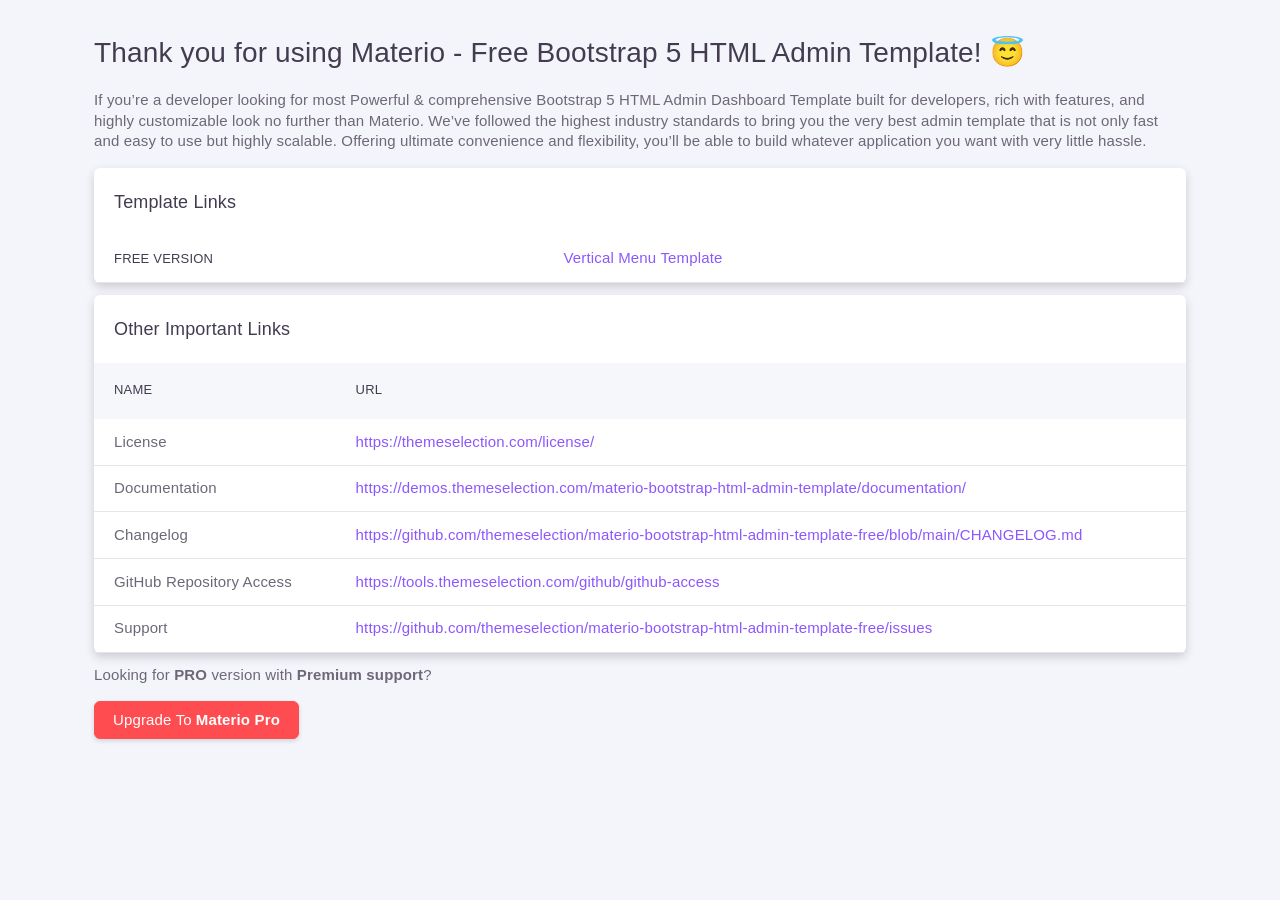
<file: assets/index.html>
<!DOCTYPE html>

<html
  lang="en"
  class="light-style customizer-hide"
  dir="ltr"
  data-theme="theme-default"
  data-assets-path="assets/"
  data-template="vertical-menu-template-no-customizer">
  <head>
    <meta charset="utf-8" />
    <meta
      name="viewport"
      content="width=device-width, initial-scale=1.0, user-scalable=no, minimum-scale=1.0, maximum-scale=1.0" />

    <title>Materio - Free Bootstrap 5 HTML Admin Template</title>

    <meta name="description" content="" />

    <!-- Favicon -->
    <link rel="icon" type="image/x-icon" href="assets/img/favicon/favicon.ico" />

    <!-- Fonts -->
    <link rel="preconnect" href="https://fonts.googleapis.com" />
    <link rel="preconnect" href="https://fonts.gstatic.com" crossorigin />
    <link
      href="https://fonts.googleapis.com/css2?family=Open+Sans:ital,wght@0,300;0,400;0,500;0,600;0,700;1,300;1,400;1,500;1,600;1,700&display=swap"
      rel="stylesheet" />

    <!-- Core CSS -->
    <link rel="stylesheet" href="assets/vendor/css/core.css" />
    <link rel="stylesheet" href="assets/vendor/css/theme-default.css" />
    <link rel="stylesheet" href="assets/css/demo.css" />
  </head>

  <body>
    <!-- Content -->
    <div class="container flex-grow-1 container-p-y my-2">
      <h3>Thank you for using Materio - Free Bootstrap 5 HTML Admin Template! 😇</h3>
      <p>
        If you’re a developer looking for most Powerful & comprehensive Bootstrap 5 HTML Admin Dashboard Template built
        for developers, rich with features, and highly customizable look no further than Materio. We’ve followed the
        highest industry standards to bring you the very best admin template that is not only fast and easy to use but
        highly scalable. Offering ultimate convenience and flexibility, you’ll be able to build whatever application you
        want with very little hassle.
      </p>
      <!-- Examples -->
      <div class="row mt-sm-4 mt-3">
        <div class="col-12 mb-3">
          <div class="card">
            <h5 class="card-header">Template Links</h5>
            <!-- Template Demo Links -->
            <table class="table">
              <tbody>
                <tr>
                  <th>Free Version</th>
                  <td><a href="html/index.html" target="_blank">Vertical Menu Template</a></td>
                </tr>
              </tbody>
            </table>
            <!--/ Template Demo Links -->
          </div>
        </div>

        <div class="col-12 mb-3">
          <div class="card">
            <h5 class="card-header">Other Important Links</h5>
            <!-- Other Links -->
            <table class="table">
              <thead>
                <tr>
                  <th scope="col">Name</th>
                  <th scope="col">URL</th>
                </tr>
              </thead>
              <tbody>
                <tr>
                  <td>License</td>
                  <td>
                    <a href="https://themeselection.com/license/" target="_blank"
                      >https://themeselection.com/license/</a
                    >
                  </td>
                </tr>

                <tr>
                  <td>Documentation</td>
                  <td>
                    <a
                      href="https://demos.themeselection.com/materio-bootstrap-html-admin-template/documentation/"
                      target="_blank"
                      >https://demos.themeselection.com/materio-bootstrap-html-admin-template/documentation/</a
                    >
                  </td>
                </tr>

                <tr>
                  <td>Changelog</td>
                  <td>
                    <a
                      href="https://github.com/themeselection/materio-bootstrap-html-admin-template-free/blob/main/CHANGELOG.md"
                      target="_blank"
                      >https://github.com/themeselection/materio-bootstrap-html-admin-template-free/blob/main/CHANGELOG.md</a
                    >
                  </td>
                </tr>

                <tr>
                  <td>GitHub Repository Access</td>
                  <td>
                    <a href="https://tools.themeselection.com/github/github-access" target="_blank"
                      >https://tools.themeselection.com/github/github-access</a
                    >
                  </td>
                </tr>

                <tr>
                  <td>Support</td>
                  <td>
                    <a
                      href="https://github.com/themeselection/materio-bootstrap-html-admin-template-free/issues"
                      target="_blank"
                      >https://github.com/themeselection/materio-bootstrap-html-admin-template-free/issues</a
                    >
                  </td>
                </tr>
              </tbody>
            </table>
            <!--/ Other Links -->
          </div>
        </div>

        <div class="col-12 mb-3">
          <p>Looking for <strong>PRO</strong> version with <strong>Premium support</strong>?</p>
          <div class="upgrade-to-pro">
            <a
              href="https://themeselection.com/item/materio-bootstrap-html-admin-template/"
              target="_blank"
              class="btn btn-danger"
              >Upgrade to <strong class="ms-1">Materio Pro</strong></a
            >
          </div>
        </div>
      </div>
    </div>
    <!-- / Content -->
  </body>
</html>
</file>
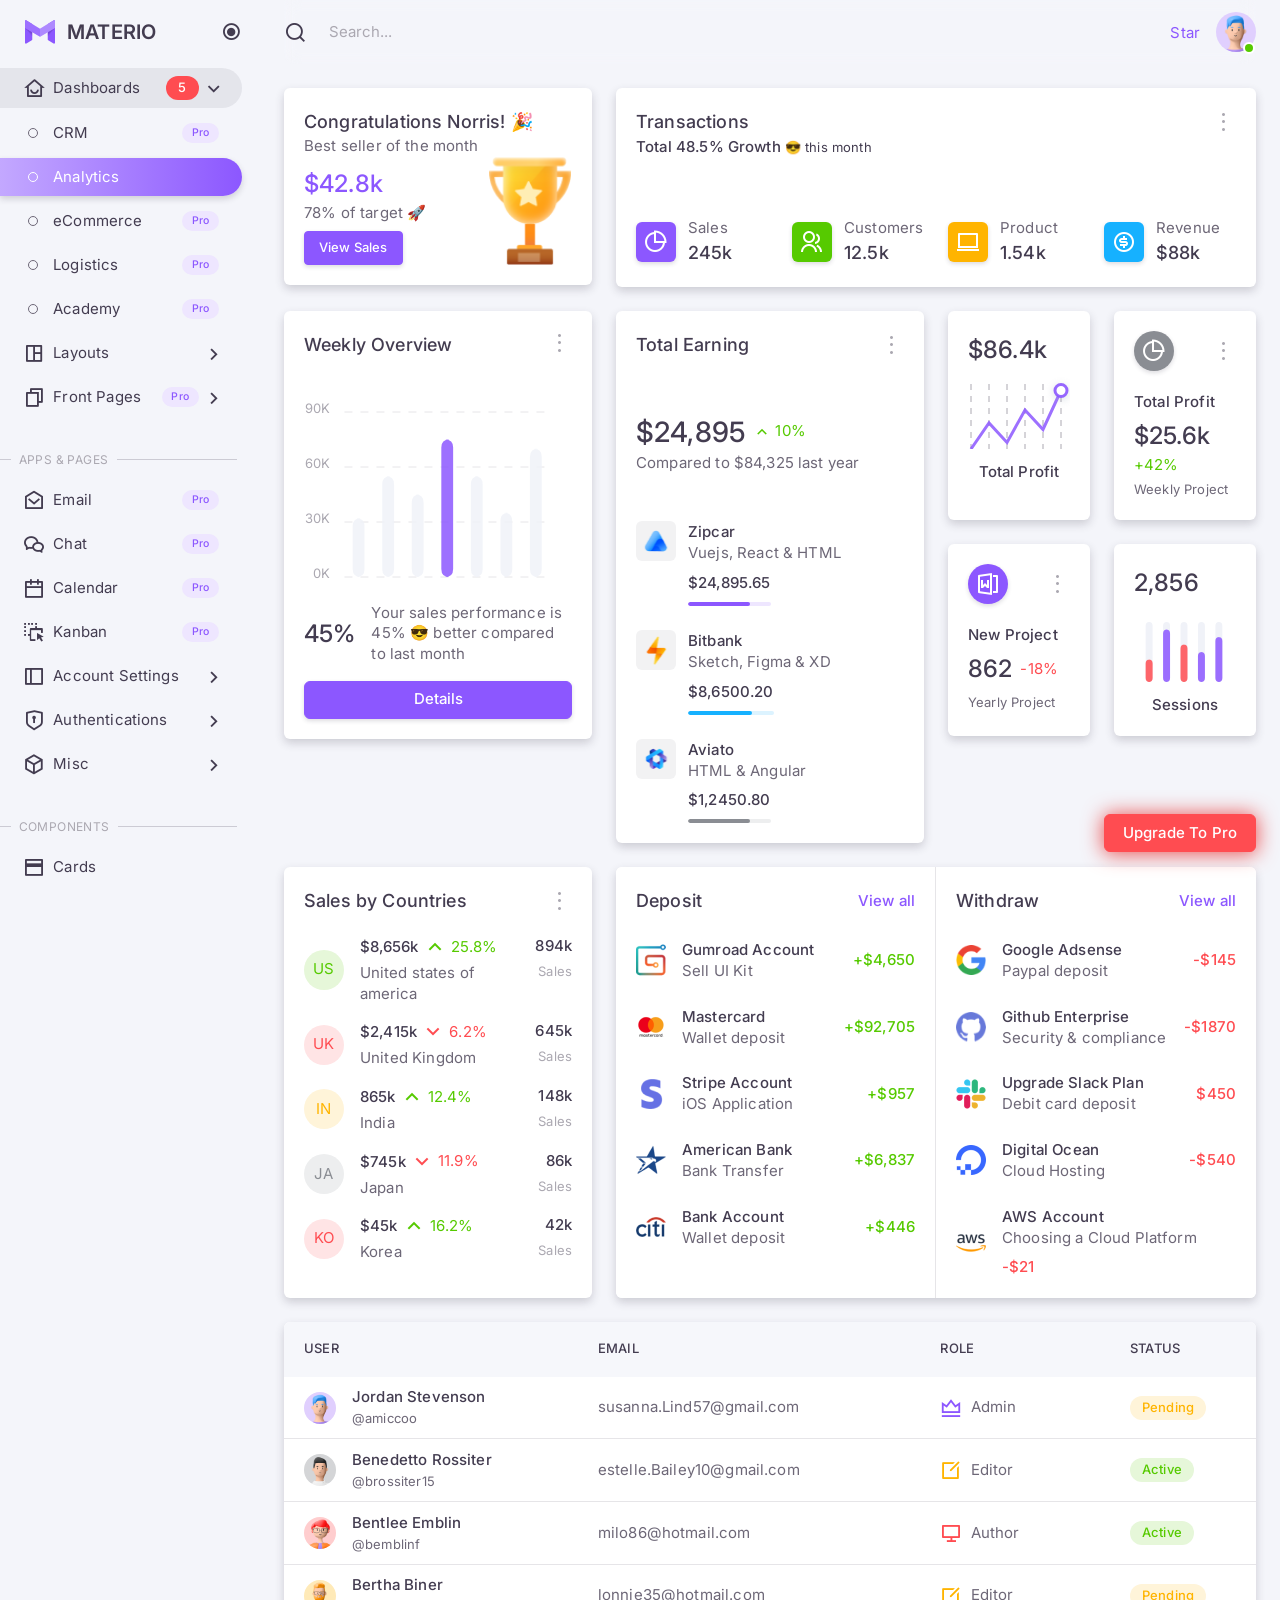
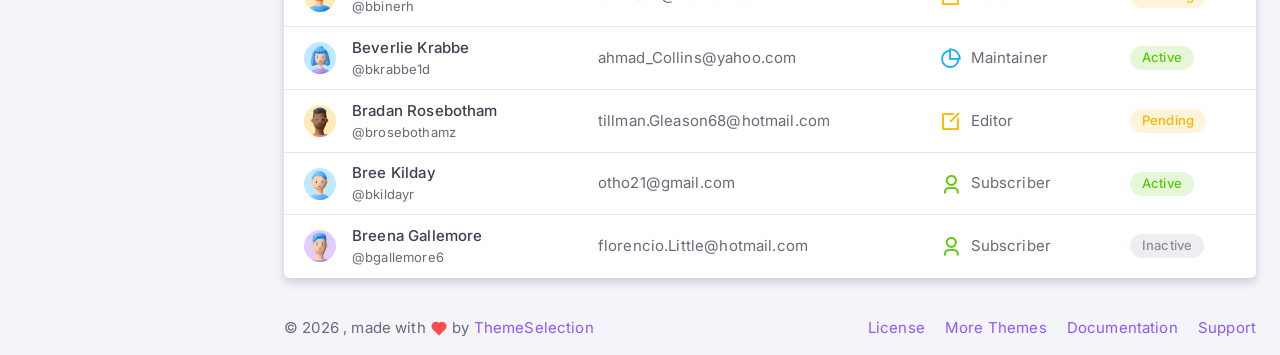
<file: assets/html/index.html>
<!doctype html>

<html
  lang="en"
  class="light-style layout-menu-fixed layout-compact"
  dir="ltr"
  data-theme="theme-default"
  data-assets-path="../assets/"
  data-template="vertical-menu-template-free"
  data-style="light">
  <head>
    <meta charset="utf-8" />
    <meta
      name="viewport"
      content="width=device-width, initial-scale=1.0, user-scalable=no, minimum-scale=1.0, maximum-scale=1.0" />

    <title>Dashboard - Analytics | Materio - Bootstrap Material Design Admin Template</title>

    <meta name="description" content="" />

    <!-- Favicon -->
    <link rel="icon" type="image/x-icon" href="../assets/img/favicon/favicon.ico" />

    <!-- Fonts -->
    <link rel="preconnect" href="https://fonts.googleapis.com" />
    <link rel="preconnect" href="https://fonts.gstatic.com" crossorigin />
    <link
      href="https://fonts.googleapis.com/css2?family=Inter:wght@300;400;500;600;700&ampdisplay=swap"
      rel="stylesheet" />

    <link rel="stylesheet" href="../assets/vendor/fonts/remixicon/remixicon.css" />

    <!-- Menu waves for no-customizer fix -->
    <link rel="stylesheet" href="../assets/vendor/libs/node-waves/node-waves.css" />

    <!-- Core CSS -->
    <link rel="stylesheet" href="../assets/vendor/css/core.css" class="template-customizer-core-css" />
    <link rel="stylesheet" href="../assets/vendor/css/theme-default.css" class="template-customizer-theme-css" />
    <link rel="stylesheet" href="../assets/css/demo.css" />

    <!-- Vendors CSS -->
    <link rel="stylesheet" href="../assets/vendor/libs/perfect-scrollbar/perfect-scrollbar.css" />
    <link rel="stylesheet" href="../assets/vendor/libs/apex-charts/apex-charts.css" />

    <!-- Page CSS -->

    <!-- Helpers -->
    <script src="../assets/vendor/js/helpers.js"></script>
    <!--! Template customizer & Theme config files MUST be included after core stylesheets and helpers.js in the <head> section -->
    <!--? Config:  Mandatory theme config file contain global vars & default theme options, Set your preferred theme option in this file.  -->
    <script src="../assets/js/config.js"></script>
  </head>

  <body>
    <!-- Layout wrapper -->
    <div class="layout-wrapper layout-content-navbar">
      <div class="layout-container">
        <!-- Menu -->

        <aside id="layout-menu" class="layout-menu menu-vertical menu bg-menu-theme">
          <div class="app-brand demo">
            <a href="index.html" class="app-brand-link">
              <span class="app-brand-logo demo me-1">
                <span style="color: var(--bs-primary)">
                  <svg width="30" height="24" viewBox="0 0 250 196" fill="none" xmlns="http://www.w3.org/2000/svg">
                    <path
                      fill-rule="evenodd"
                      clip-rule="evenodd"
                      d="M12.3002 1.25469L56.655 28.6432C59.0349 30.1128 60.4839 32.711 60.4839 35.5089V160.63C60.4839 163.468 58.9941 166.097 56.5603 167.553L12.2055 194.107C8.3836 196.395 3.43136 195.15 1.14435 191.327C0.395485 190.075 0 188.643 0 187.184V8.12039C0 3.66447 3.61061 0.0522461 8.06452 0.0522461C9.56056 0.0522461 11.0271 0.468577 12.3002 1.25469Z"
                      fill="currentColor" />
                    <path
                      opacity="0.077704"
                      fill-rule="evenodd"
                      clip-rule="evenodd"
                      d="M0 65.2656L60.4839 99.9629V133.979L0 65.2656Z"
                      fill="black" />
                    <path
                      opacity="0.077704"
                      fill-rule="evenodd"
                      clip-rule="evenodd"
                      d="M0 65.2656L60.4839 99.0795V119.859L0 65.2656Z"
                      fill="black" />
                    <path
                      fill-rule="evenodd"
                      clip-rule="evenodd"
                      d="M237.71 1.22393L193.355 28.5207C190.97 29.9889 189.516 32.5905 189.516 35.3927V160.631C189.516 163.469 191.006 166.098 193.44 167.555L237.794 194.108C241.616 196.396 246.569 195.151 248.856 191.328C249.605 190.076 250 188.644 250 187.185V8.09597C250 3.64006 246.389 0.027832 241.935 0.027832C240.444 0.027832 238.981 0.441882 237.71 1.22393Z"
                      fill="currentColor" />
                    <path
                      opacity="0.077704"
                      fill-rule="evenodd"
                      clip-rule="evenodd"
                      d="M250 65.2656L189.516 99.8897V135.006L250 65.2656Z"
                      fill="black" />
                    <path
                      opacity="0.077704"
                      fill-rule="evenodd"
                      clip-rule="evenodd"
                      d="M250 65.2656L189.516 99.0497V120.886L250 65.2656Z"
                      fill="black" />
                    <path
                      fill-rule="evenodd"
                      clip-rule="evenodd"
                      d="M12.2787 1.18923L125 70.3075V136.87L0 65.2465V8.06814C0 3.61223 3.61061 0 8.06452 0C9.552 0 11.0105 0.411583 12.2787 1.18923Z"
                      fill="currentColor" />
                    <path
                      fill-rule="evenodd"
                      clip-rule="evenodd"
                      d="M12.2787 1.18923L125 70.3075V136.87L0 65.2465V8.06814C0 3.61223 3.61061 0 8.06452 0C9.552 0 11.0105 0.411583 12.2787 1.18923Z"
                      fill="white"
                      fill-opacity="0.15" />
                    <path
                      fill-rule="evenodd"
                      clip-rule="evenodd"
                      d="M237.721 1.18923L125 70.3075V136.87L250 65.2465V8.06814C250 3.61223 246.389 0 241.935 0C240.448 0 238.99 0.411583 237.721 1.18923Z"
                      fill="currentColor" />
                    <path
                      fill-rule="evenodd"
                      clip-rule="evenodd"
                      d="M237.721 1.18923L125 70.3075V136.87L250 65.2465V8.06814C250 3.61223 246.389 0 241.935 0C240.448 0 238.99 0.411583 237.721 1.18923Z"
                      fill="white"
                      fill-opacity="0.3" />
                  </svg>
                </span>
              </span>
              <span class="app-brand-text demo menu-text fw-semibold ms-2">Materio</span>
            </a>

            <a href="javascript:void(0);" class="layout-menu-toggle menu-link text-large ms-auto">
              <i class="menu-toggle-icon d-xl-block align-middle"></i>
            </a>
          </div>

          <div class="menu-inner-shadow"></div>

          <ul class="menu-inner py-1">
            <!-- Dashboards -->
            <li class="menu-item active open">
              <a href="javascript:void(0);" class="menu-link menu-toggle">
                <i class="menu-icon tf-icons ri-home-smile-line"></i>
                <div data-i18n="Dashboards">Dashboards</div>
                <div class="badge bg-danger rounded-pill ms-auto">5</div>
              </a>
              <ul class="menu-sub">
                <li class="menu-item">
                  <a
                    href="https://demos.themeselection.com/materio-bootstrap-html-admin-template/html/vertical-menu-template/dashboards-crm.html"
                    target="_blank"
                    class="menu-link">
                    <div data-i18n="CRM">CRM</div>
                    <div class="badge bg-label-primary fs-tiny rounded-pill ms-auto">Pro</div>
                  </a>
                </li>
                <li class="menu-item active">
                  <a href="index.html" class="menu-link">
                    <div data-i18n="Analytics">Analytics</div>
                  </a>
                </li>
                <li class="menu-item">
                  <a
                    href="https://demos.themeselection.com/materio-bootstrap-html-admin-template/html/vertical-menu-template/app-ecommerce-dashboard.html"
                    target="_blank"
                    class="menu-link">
                    <div data-i18n="eCommerce">eCommerce</div>
                    <div class="badge bg-label-primary fs-tiny rounded-pill ms-auto">Pro</div>
                  </a>
                </li>
                <li class="menu-item">
                  <a
                    href="https://demos.themeselection.com/materio-bootstrap-html-admin-template/html/vertical-menu-template/app-logistics-dashboard.html"
                    target="_blank"
                    class="menu-link">
                    <div data-i18n="Logistics">Logistics</div>
                    <div class="badge bg-label-primary fs-tiny rounded-pill ms-auto">Pro</div>
                  </a>
                </li>
                <li class="menu-item">
                  <a
                    href="https://demos.themeselection.com/materio-bootstrap-html-admin-template/html/vertical-menu-template/app-academy-dashboard.html"
                    target="_blank"
                    class="menu-link">
                    <div data-i18n="Academy">Academy</div>
                    <div class="badge bg-label-primary fs-tiny rounded-pill ms-auto">Pro</div>
                  </a>
                </li>
              </ul>
            </li>

            <!-- Layouts -->
            <li class="menu-item">
              <a href="javascript:void(0);" class="menu-link menu-toggle">
                <i class="menu-icon tf-icons ri-layout-2-line"></i>
                <div data-i18n="Layouts">Layouts</div>
              </a>

              <ul class="menu-sub">
                <li class="menu-item">
                  <a href="layouts-without-menu.html" class="menu-link">
                    <div data-i18n="Without menu">Without menu</div>
                  </a>
                </li>
                <li class="menu-item">
                  <a href="layouts-without-navbar.html" class="menu-link">
                    <div data-i18n="Without navbar">Without navbar</div>
                  </a>
                </li>
                <li class="menu-item">
                  <a href="layouts-container.html" class="menu-link">
                    <div data-i18n="Container">Container</div>
                  </a>
                </li>
                <li class="menu-item">
                  <a href="layouts-fluid.html" class="menu-link">
                    <div data-i18n="Fluid">Fluid</div>
                  </a>
                </li>
                <li class="menu-item">
                  <a href="layouts-blank.html" class="menu-link">
                    <div data-i18n="Blank">Blank</div>
                  </a>
                </li>
              </ul>
            </li>

            <!-- Front Pages -->
            <li class="menu-item">
              <a href="javascript:void(0);" class="menu-link menu-toggle">
                <i class="menu-icon tf-icons ri-file-copy-line"></i>
                <div data-i18n="Front Pages">Front Pages</div>
                <div class="badge bg-label-primary fs-tiny rounded-pill ms-auto">Pro</div>
              </a>
              <ul class="menu-sub">
                <li class="menu-item">
                  <a
                    href="https://demos.themeselection.com/materio-bootstrap-html-admin-template/html/front-pages/landing-page.html"
                    class="menu-link"
                    target="_blank">
                    <div data-i18n="Landing">Landing</div>
                  </a>
                </li>
                <li class="menu-item">
                  <a
                    href="https://demos.themeselection.com/materio-bootstrap-html-admin-template/html/front-pages/pricing-page.html"
                    class="menu-link"
                    target="_blank">
                    <div data-i18n="Pricing">Pricing</div>
                  </a>
                </li>
                <li class="menu-item">
                  <a
                    href="https://demos.themeselection.com/materio-bootstrap-html-admin-template/html/front-pages/payment-page.html"
                    class="menu-link"
                    target="_blank">
                    <div data-i18n="Payment">Payment</div>
                  </a>
                </li>
                <li class="menu-item">
                  <a
                    href="https://demos.themeselection.com/materio-bootstrap-html-admin-template/html/front-pages/checkout-page.html"
                    class="menu-link"
                    target="_blank">
                    <div data-i18n="Checkout">Checkout</div>
                  </a>
                </li>
                <li class="menu-item">
                  <a
                    href="https://demos.themeselection.com/materio-bootstrap-html-admin-template/html/front-pages/help-center-landing.html"
                    class="menu-link"
                    target="_blank">
                    <div data-i18n="Help Center">Help Center</div>
                  </a>
                </li>
              </ul>
            </li>

            <li class="menu-header mt-7">
              <span class="menu-header-text">Apps &amp; Pages</span>
            </li>
            <!-- Apps -->
            <li class="menu-item">
              <a
                href="https://demos.themeselection.com/materio-bootstrap-html-admin-template/html/vertical-menu-template/app-email.html"
                target="_blank"
                class="menu-link">
                <i class="menu-icon tf-icons ri-mail-open-line"></i>
                <div data-i18n="Email">Email</div>
                <div class="badge bg-label-primary fs-tiny rounded-pill ms-auto">Pro</div>
              </a>
            </li>
            <li class="menu-item">
              <a
                href="https://demos.themeselection.com/materio-bootstrap-html-admin-template/html/vertical-menu-template/app-chat.html"
                target="_blank"
                class="menu-link">
                <i class="menu-icon tf-icons ri-wechat-line"></i>
                <div data-i18n="Chat">Chat</div>
                <div class="badge bg-label-primary fs-tiny rounded-pill ms-auto">Pro</div>
              </a>
            </li>
            <li class="menu-item">
              <a
                href="https://demos.themeselection.com/materio-bootstrap-html-admin-template/html/vertical-menu-template/app-calendar.html"
                target="_blank"
                class="menu-link">
                <i class="menu-icon tf-icons ri-calendar-line"></i>
                <div data-i18n="Calendar">Calendar</div>
                <div class="badge bg-label-primary fs-tiny rounded-pill ms-auto">Pro</div>
              </a>
            </li>
            <li class="menu-item">
              <a
                href="https://demos.themeselection.com/materio-bootstrap-html-admin-template/html/vertical-menu-template/app-kanban.html"
                target="_blank"
                class="menu-link">
                <i class="menu-icon tf-icons ri-drag-drop-line"></i>
                <div data-i18n="Kanban">Kanban</div>
                <div class="badge bg-label-primary fs-tiny rounded-pill ms-auto">Pro</div>
              </a>
            </li>
            <!-- Pages -->
            <li class="menu-item">
              <a href="javascript:void(0);" class="menu-link menu-toggle">
                <i class="menu-icon tf-icons ri-layout-left-line"></i>
                <div data-i18n="Account Settings">Account Settings</div>
              </a>
              <ul class="menu-sub">
                <li class="menu-item">
                  <a href="pages-account-settings-account.html" class="menu-link">
                    <div data-i18n="Account">Account</div>
                  </a>
                </li>
                <li class="menu-item">
                  <a href="pages-account-settings-notifications.html" class="menu-link">
                    <div data-i18n="Notifications">Notifications</div>
                  </a>
                </li>
                <li class="menu-item">
                  <a href="pages-account-settings-connections.html" class="menu-link">
                    <div data-i18n="Connections">Connections</div>
                  </a>
                </li>
              </ul>
            </li>
            <li class="menu-item">
              <a href="javascript:void(0);" class="menu-link menu-toggle">
                <i class="menu-icon tf-icons ri-shield-keyhole-line"></i>
                <div data-i18n="Authentications">Authentications</div>
              </a>
              <ul class="menu-sub">
                <li class="menu-item">
                  <a href="auth-login-basic.html" class="menu-link" target="_blank">
                    <div data-i18n="Basic">Login</div>
                  </a>
                </li>
                <li class="menu-item">
                  <a href="auth-register-basic.html" class="menu-link" target="_blank">
                    <div data-i18n="Basic">Register</div>
                  </a>
                </li>
                <li class="menu-item">
                  <a href="auth-forgot-password-basic.html" class="menu-link" target="_blank">
                    <div data-i18n="Basic">Forgot Password</div>
                  </a>
                </li>
              </ul>
            </li>
            <li class="menu-item">
              <a href="javascript:void(0);" class="menu-link menu-toggle">
                <i class="menu-icon tf-icons ri-box-3-line"></i>
                <div data-i18n="Misc">Misc</div>
              </a>
              <ul class="menu-sub">
                <li class="menu-item">
                  <a href="pages-misc-error.html" target="_blank" class="menu-link">
                    <div data-i18n="Error">Error</div>
                  </a>
                </li>
                <li class="menu-item">
                  <a href="pages-misc-under-maintenance.html" target="_blank" class="menu-link">
                    <div data-i18n="Under Maintenance">Under Maintenance</div>
                  </a>
                </li>
              </ul>
            </li>
            <!-- Components -->
            <li class="menu-header mt-7"><span class="menu-header-text">Components</span></li>
            <!-- Cards -->
            <li class="menu-item">
              <a href="cards-basic.html" class="menu-link">
                <i class="menu-icon tf-icons ri-bank-card-2-line"></i>
                <div data-i18n="Basic">Cards</div>
              </a>
            </li>
            <!-- User interface -->
            <li class="menu-item">
              <a href="javascript:void(0)" class="menu-link menu-toggle">
                <i class="menu-icon tf-icons ri-toggle-line"></i>
                <div data-i18n="User interface">User interface</div>
              </a>
              <ul class="menu-sub">
                <li class="menu-item">
                  <a href="ui-accordion.html" class="menu-link">
                    <div data-i18n="Accordion">Accordion</div>
                  </a>
                </li>
                <li class="menu-item">
                  <a href="ui-alerts.html" class="menu-link">
                    <div data-i18n="Alerts">Alerts</div>
                  </a>
                </li>
                <li class="menu-item">
                  <a href="ui-badges.html" class="menu-link">
                    <div data-i18n="Badges">Badges</div>
                  </a>
                </li>
                <li class="menu-item">
                  <a href="ui-buttons.html" class="menu-link">
                    <div data-i18n="Buttons">Buttons</div>
                  </a>
                </li>
                <li class="menu-item">
                  <a href="ui-carousel.html" class="menu-link">
                    <div data-i18n="Carousel">Carousel</div>
                  </a>
                </li>
                <li class="menu-item">
                  <a href="ui-collapse.html" class="menu-link">
                    <div data-i18n="Collapse">Collapse</div>
                  </a>
                </li>
                <li class="menu-item">
                  <a href="ui-dropdowns.html" class="menu-link">
                    <div data-i18n="Dropdowns">Dropdowns</div>
                  </a>
                </li>
                <li class="menu-item">
                  <a href="ui-footer.html" class="menu-link">
                    <div data-i18n="Footer">Footer</div>
                  </a>
                </li>
                <li class="menu-item">
                  <a href="ui-list-groups.html" class="menu-link">
                    <div data-i18n="List Groups">List Groups</div>
                  </a>
                </li>
                <li class="menu-item">
                  <a href="ui-modals.html" class="menu-link">
                    <div data-i18n="Modals">Modals</div>
                  </a>
                </li>
                <li class="menu-item">
                  <a href="ui-navbar.html" class="menu-link">
                    <div data-i18n="Navbar">Navbar</div>
                  </a>
                </li>
                <li class="menu-item">
                  <a href="ui-offcanvas.html" class="menu-link">
                    <div data-i18n="Offcanvas">Offcanvas</div>
                  </a>
                </li>
                <li class="menu-item">
                  <a href="ui-pagination-breadcrumbs.html" class="menu-link">
                    <div data-i18n="Pagination & Breadcrumbs">Pagination &amp; Breadcrumbs</div>
                  </a>
                </li>
                <li class="menu-item">
                  <a href="ui-progress.html" class="menu-link">
                    <div data-i18n="Progress">Progress</div>
                  </a>
                </li>
                <li class="menu-item">
                  <a href="ui-spinners.html" class="menu-link">
                    <div data-i18n="Spinners">Spinners</div>
                  </a>
                </li>
                <li class="menu-item">
                  <a href="ui-tabs-pills.html" class="menu-link">
                    <div data-i18n="Tabs & Pills">Tabs &amp; Pills</div>
                  </a>
                </li>
                <li class="menu-item">
                  <a href="ui-toasts.html" class="menu-link">
                    <div data-i18n="Toasts">Toasts</div>
                  </a>
                </li>
                <li class="menu-item">
                  <a href="ui-tooltips-popovers.html" class="menu-link">
                    <div data-i18n="Tooltips & Popovers">Tooltips &amp; Popovers</div>
                  </a>
                </li>
                <li class="menu-item">
                  <a href="ui-typography.html" class="menu-link">
                    <div data-i18n="Typography">Typography</div>
                  </a>
                </li>
              </ul>
            </li>

            <!-- Extended components -->
            <li class="menu-item">
              <a href="javascript:void(0)" class="menu-link menu-toggle">
                <i class="menu-icon tf-icons ri-box-3-line"></i>
                <div data-i18n="Extended UI">Extended UI</div>
              </a>
              <ul class="menu-sub">
                <li class="menu-item">
                  <a href="extended-ui-perfect-scrollbar.html" class="menu-link">
                    <div data-i18n="Perfect Scrollbar">Perfect Scrollbar</div>
                  </a>
                </li>
                <li class="menu-item">
                  <a href="extended-ui-text-divider.html" class="menu-link">
                    <div data-i18n="Text Divider">Text Divider</div>
                  </a>
                </li>
              </ul>
            </li>

            <!-- Icons -->
            <li class="menu-item">
              <a href="icons-ri.html" class="menu-link">
                <i class="menu-icon tf-icons ri-remixicon-line"></i>
                <div data-i18n="Icons">Icons</div>
              </a>
            </li>

            <!-- Forms & Tables -->
            <li class="menu-header fw-medium mt-4"><span class="menu-header-text">Forms &amp; Tables</span></li>
            <!-- Forms -->
            <li class="menu-item">
              <a href="javascript:void(0);" class="menu-link menu-toggle">
                <i class="menu-icon tf-icons ri-radio-button-line"></i>
                <div data-i18n="Form Elements">Form Elements</div>
              </a>
              <ul class="menu-sub">
                <li class="menu-item">
                  <a href="forms-basic-inputs.html" class="menu-link">
                    <div data-i18n="Basic Inputs">Basic Inputs</div>
                  </a>
                </li>
                <li class="menu-item">
                  <a href="forms-input-groups.html" class="menu-link">
                    <div data-i18n="Input groups">Input groups</div>
                  </a>
                </li>
              </ul>
            </li>
            <li class="menu-item">
              <a href="javascript:void(0);" class="menu-link menu-toggle">
                <i class="menu-icon tf-icons ri-box-3-line"></i>
                <div data-i18n="Form Layouts">Form Layouts</div>
              </a>
              <ul class="menu-sub">
                <li class="menu-item">
                  <a href="form-layouts-vertical.html" class="menu-link">
                    <div data-i18n="Vertical Form">Vertical Form</div>
                  </a>
                </li>
                <li class="menu-item">
                  <a href="form-layouts-horizontal.html" class="menu-link">
                    <div data-i18n="Horizontal Form">Horizontal Form</div>
                  </a>
                </li>
              </ul>
            </li>
            <!-- Form Validation -->
            <li class="menu-item">
              <a
                href="https://demos.themeselection.com/materio-bootstrap-html-admin-template/html/vertical-menu-template/form-validation.html"
                target="_blank"
                class="menu-link">
                <i class="menu-icon tf-icons ri-checkbox-multiple-line"></i>
                <div data-i18n="Form Validation">Form Validation</div>
                <div class="badge bg-label-primary fs-tiny rounded-pill ms-auto">Pro</div>
              </a>
            </li>
            <!-- Tables -->
            <li class="menu-item">
              <a href="tables-basic.html" class="menu-link">
                <i class="menu-icon tf-icons ri-table-alt-line"></i>
                <div data-i18n="Tables">Tables</div>
              </a>
            </li>
            <!-- Data Tables -->
            <li class="menu-item">
              <a
                href="https://demos.themeselection.com/materio-bootstrap-html-admin-template/html/vertical-menu-template/tables-datatables-basic.html"
                target="_blank"
                class="menu-link">
                <i class="menu-icon tf-icons ri-grid-line"></i>
                <div data-i18n="Datatables">Datatables</div>
                <div class="badge bg-label-primary fs-tiny rounded-pill ms-auto">Pro</div>
              </a>
            </li>
            <!-- Misc -->
            <li class="menu-header mt-7"><span class="menu-header-text">Misc</span></li>
            <li class="menu-item">
              <a
                href="https://github.com/themeselection/materio-bootstrap-html-admin-template-free/issues"
                target="_blank"
                class="menu-link">
                <i class="menu-icon tf-icons ri-lifebuoy-line"></i>
                <div data-i18n="Support">Support</div>
              </a>
            </li>
            <li class="menu-item">
              <a
                href="https://demos.themeselection.com/materio-bootstrap-html-admin-template/documentation/"
                target="_blank"
                class="menu-link">
                <i class="menu-icon tf-icons ri-article-line"></i>
                <div data-i18n="Documentation">Documentation</div>
              </a>
            </li>
          </ul>
        </aside>
        <!-- / Menu -->

        <!-- Layout container -->
        <div class="layout-page">
          <!-- Navbar -->

          <nav
            class="layout-navbar container-xxl navbar navbar-expand-xl navbar-detached align-items-center bg-navbar-theme"
            id="layout-navbar">
            <div class="layout-menu-toggle navbar-nav align-items-xl-center me-4 me-xl-0 d-xl-none">
              <a class="nav-item nav-link px-0 me-xl-6" href="javascript:void(0)">
                <i class="ri-menu-fill ri-24px"></i>
              </a>
            </div>

            <div class="navbar-nav-right d-flex align-items-center" id="navbar-collapse">
              <!-- Search -->
              <div class="navbar-nav align-items-center">
                <div class="nav-item d-flex align-items-center">
                  <i class="ri-search-line ri-22px me-2"></i>
                  <input
                    type="text"
                    class="form-control border-0 shadow-none"
                    placeholder="Search..."
                    aria-label="Search..." />
                </div>
              </div>
              <!-- /Search -->

              <ul class="navbar-nav flex-row align-items-center ms-auto">
                <!-- Place this tag where you want the button to render. -->
                <li class="nav-item lh-1 me-4">
                  <a
                    class="github-button"
                    href="https://github.com/themeselection/materio-bootstrap-html-admin-template-free"
                    data-icon="octicon-star"
                    data-size="large"
                    data-show-count="true"
                    aria-label="Star themeselection/materio-bootstrap-html-admin-template-free on GitHub"
                    >Star</a
                  >
                </li>

                <!-- User -->
                <li class="nav-item navbar-dropdown dropdown-user dropdown">
                  <a
                    class="nav-link dropdown-toggle hide-arrow p-0"
                    href="javascript:void(0);"
                    data-bs-toggle="dropdown">
                    <div class="avatar avatar-online">
                      <img src="../assets/img/avatars/1.png" alt class="w-px-40 h-auto rounded-circle" />
                    </div>
                  </a>
                  <ul class="dropdown-menu dropdown-menu-end mt-3 py-2">
                    <li>
                      <a class="dropdown-item" href="#">
                        <div class="d-flex align-items-center">
                          <div class="flex-shrink-0 me-2">
                            <div class="avatar avatar-online">
                              <img src="../assets/img/avatars/1.png" alt class="w-px-40 h-auto rounded-circle" />
                            </div>
                          </div>
                          <div class="flex-grow-1">
                            <h6 class="mb-0 small">John Doe</h6>
                            <small class="text-muted">Admin</small>
                          </div>
                        </div>
                      </a>
                    </li>
                    <li>
                      <div class="dropdown-divider"></div>
                    </li>
                    <li>
                      <a class="dropdown-item" href="#">
                        <i class="ri-user-3-line ri-22px me-2"></i>
                        <span class="align-middle">My Profile</span>
                      </a>
                    </li>
                    <li>
                      <a class="dropdown-item" href="#">
                        <i class="ri-settings-4-line ri-22px me-2"></i>
                        <span class="align-middle">Settings</span>
                      </a>
                    </li>
                    <li>
                      <a class="dropdown-item" href="#">
                        <span class="d-flex align-items-center align-middle">
                          <i class="flex-shrink-0 ri-file-text-line ri-22px me-3"></i>
                          <span class="flex-grow-1 align-middle">Billing</span>
                          <span
                            class="flex-shrink-0 badge badge-center rounded-pill bg-danger h-px-20 d-flex align-items-center justify-content-center"
                            >4</span
                          >
                        </span>
                      </a>
                    </li>
                    <li>
                      <div class="dropdown-divider"></div>
                    </li>
                    <li>
                      <div class="d-grid px-4 pt-2 pb-1">
                        <a class="btn btn-danger d-flex" href="javascript:void(0);">
                          <small class="align-middle">Logout</small>
                          <i class="ri-logout-box-r-line ms-2 ri-16px"></i>
                        </a>
                      </div>
                    </li>
                  </ul>
                </li>
                <!--/ User -->
              </ul>
            </div>
          </nav>

          <!-- / Navbar -->

          <!-- Content wrapper -->
          <div class="content-wrapper">
            <!-- Content -->

            <div class="container-xxl flex-grow-1 container-p-y">
              <div class="row gy-6">
                <!-- Congratulations card -->
                <div class="col-md-12 col-lg-4">
                  <div class="card">
                    <div class="card-body text-nowrap">
                      <h5 class="card-title mb-0 flex-wrap text-nowrap">Congratulations Norris! 🎉</h5>
                      <p class="mb-2">Best seller of the month</p>
                      <h4 class="text-primary mb-0">$42.8k</h4>
                      <p class="mb-2">78% of target 🚀</p>
                      <a href="javascript:;" class="btn btn-sm btn-primary">View Sales</a>
                    </div>
                    <img
                      src="../assets/img/illustrations/trophy.png"
                      class="position-absolute bottom-0 end-0 me-5 mb-5"
                      width="83"
                      alt="view sales" />
                  </div>
                </div>
                <!--/ Congratulations card -->

                <!-- Transactions -->
                <div class="col-lg-8">
                  <div class="card h-100">
                    <div class="card-header">
                      <div class="d-flex align-items-center justify-content-between">
                        <h5 class="card-title m-0 me-2">Transactions</h5>
                        <div class="dropdown">
                          <button
                            class="btn text-muted p-0"
                            type="button"
                            id="transactionID"
                            data-bs-toggle="dropdown"
                            aria-haspopup="true"
                            aria-expanded="false">
                            <i class="ri-more-2-line ri-24px"></i>
                          </button>
                          <div class="dropdown-menu dropdown-menu-end" aria-labelledby="transactionID">
                            <a class="dropdown-item" href="javascript:void(0);">Refresh</a>
                            <a class="dropdown-item" href="javascript:void(0);">Share</a>
                            <a class="dropdown-item" href="javascript:void(0);">Update</a>
                          </div>
                        </div>
                      </div>
                      <p class="small mb-0"><span class="h6 mb-0">Total 48.5% Growth</span> 😎 this month</p>
                    </div>
                    <div class="card-body pt-lg-10">
                      <div class="row g-6">
                        <div class="col-md-3 col-6">
                          <div class="d-flex align-items-center">
                            <div class="avatar">
                              <div class="avatar-initial bg-primary rounded shadow-xs">
                                <i class="ri-pie-chart-2-line ri-24px"></i>
                              </div>
                            </div>
                            <div class="ms-3">
                              <p class="mb-0">Sales</p>
                              <h5 class="mb-0">245k</h5>
                            </div>
                          </div>
                        </div>
                        <div class="col-md-3 col-6">
                          <div class="d-flex align-items-center">
                            <div class="avatar">
                              <div class="avatar-initial bg-success rounded shadow-xs">
                                <i class="ri-group-line ri-24px"></i>
                              </div>
                            </div>
                            <div class="ms-3">
                              <p class="mb-0">Customers</p>
                              <h5 class="mb-0">12.5k</h5>
                            </div>
                          </div>
                        </div>
                        <div class="col-md-3 col-6">
                          <div class="d-flex align-items-center">
                            <div class="avatar">
                              <div class="avatar-initial bg-warning rounded shadow-xs">
                                <i class="ri-macbook-line ri-24px"></i>
                              </div>
                            </div>
                            <div class="ms-3">
                              <p class="mb-0">Product</p>
                              <h5 class="mb-0">1.54k</h5>
                            </div>
                          </div>
                        </div>
                        <div class="col-md-3 col-6">
                          <div class="d-flex align-items-center">
                            <div class="avatar">
                              <div class="avatar-initial bg-info rounded shadow-xs">
                                <i class="ri-money-dollar-circle-line ri-24px"></i>
                              </div>
                            </div>
                            <div class="ms-3">
                              <p class="mb-0">Revenue</p>
                              <h5 class="mb-0">$88k</h5>
                            </div>
                          </div>
                        </div>
                      </div>
                    </div>
                  </div>
                </div>
                <!--/ Transactions -->

                <!-- Weekly Overview Chart -->
                <div class="col-xl-4 col-md-6">
                  <div class="card">
                    <div class="card-header">
                      <div class="d-flex justify-content-between">
                        <h5 class="mb-1">Weekly Overview</h5>
                        <div class="dropdown">
                          <button
                            class="btn text-muted p-0"
                            type="button"
                            id="weeklyOverviewDropdown"
                            data-bs-toggle="dropdown"
                            aria-haspopup="true"
                            aria-expanded="false">
                            <i class="ri-more-2-line ri-24px"></i>
                          </button>
                          <div class="dropdown-menu dropdown-menu-end" aria-labelledby="weeklyOverviewDropdown">
                            <a class="dropdown-item" href="javascript:void(0);">Refresh</a>
                            <a class="dropdown-item" href="javascript:void(0);">Share</a>
                            <a class="dropdown-item" href="javascript:void(0);">Update</a>
                          </div>
                        </div>
                      </div>
                    </div>
                    <div class="card-body pt-lg-2">
                      <div id="weeklyOverviewChart"></div>
                      <div class="mt-1 mt-md-3">
                        <div class="d-flex align-items-center gap-4">
                          <h4 class="mb-0">45%</h4>
                          <p class="mb-0">Your sales performance is 45% 😎 better compared to last month</p>
                        </div>
                        <div class="d-grid mt-3 mt-md-4">
                          <button class="btn btn-primary" type="button">Details</button>
                        </div>
                      </div>
                    </div>
                  </div>
                </div>
                <!--/ Weekly Overview Chart -->

                <!-- Total Earnings -->
                <div class="col-xl-4 col-md-6">
                  <div class="card">
                    <div class="card-header d-flex align-items-center justify-content-between">
                      <h5 class="card-title m-0 me-2">Total Earning</h5>
                      <div class="dropdown">
                        <button
                          class="btn text-muted p-0"
                          type="button"
                          id="totalEarnings"
                          data-bs-toggle="dropdown"
                          aria-haspopup="true"
                          aria-expanded="false">
                          <i class="ri-more-2-line ri-24px"></i>
                        </button>
                        <div class="dropdown-menu dropdown-menu-end" aria-labelledby="totalEarnings">
                          <a class="dropdown-item" href="javascript:void(0);">Last 28 Days</a>
                          <a class="dropdown-item" href="javascript:void(0);">Last Month</a>
                          <a class="dropdown-item" href="javascript:void(0);">Last Year</a>
                        </div>
                      </div>
                    </div>
                    <div class="card-body pt-lg-8">
                      <div class="mb-5 mb-lg-12">
                        <div class="d-flex align-items-center">
                          <h3 class="mb-0">$24,895</h3>
                          <span class="text-success ms-2">
                            <i class="ri-arrow-up-s-line"></i>
                            <span>10%</span>
                          </span>
                        </div>
                        <p class="mb-0">Compared to $84,325 last year</p>
                      </div>
                      <ul class="p-0 m-0">
                        <li class="d-flex mb-6">
                          <div class="avatar flex-shrink-0 bg-lightest rounded me-3">
                            <img src="../assets/img/icons/misc/zipcar.png" alt="zipcar" />
                          </div>
                          <div class="d-flex w-100 flex-wrap align-items-center justify-content-between gap-2">
                            <div class="me-2">
                              <h6 class="mb-0">Zipcar</h6>
                              <p class="mb-0">Vuejs, React & HTML</p>
                            </div>
                            <div>
                              <h6 class="mb-2">$24,895.65</h6>
                              <div class="progress bg-label-primary" style="height: 4px">
                                <div
                                  class="progress-bar bg-primary"
                                  style="width: 75%"
                                  role="progressbar"
                                  aria-valuenow="75"
                                  aria-valuemin="0"
                                  aria-valuemax="100"></div>
                              </div>
                            </div>
                          </div>
                        </li>
                        <li class="d-flex mb-6">
                          <div class="avatar flex-shrink-0 bg-lightest rounded me-3">
                            <img src="../assets/img/icons/misc/bitbank.png" alt="bitbank" />
                          </div>
                          <div class="d-flex w-100 flex-wrap align-items-center justify-content-between gap-2">
                            <div class="me-2">
                              <h6 class="mb-0">Bitbank</h6>
                              <p class="mb-0">Sketch, Figma & XD</p>
                            </div>
                            <div>
                              <h6 class="mb-2">$8,6500.20</h6>
                              <div class="progress bg-label-info" style="height: 4px">
                                <div
                                  class="progress-bar bg-info"
                                  style="width: 75%"
                                  role="progressbar"
                                  aria-valuenow="75"
                                  aria-valuemin="0"
                                  aria-valuemax="100"></div>
                              </div>
                            </div>
                          </div>
                        </li>
                        <li class="d-flex">
                          <div class="avatar flex-shrink-0 bg-lightest rounded me-3">
                            <img src="../assets/img/icons/misc/aviato.png" alt="aviato" />
                          </div>
                          <div class="d-flex w-100 flex-wrap align-items-center justify-content-between gap-2">
                            <div class="me-2">
                              <h6 class="mb-0">Aviato</h6>
                              <p class="mb-0">HTML & Angular</p>
                            </div>
                            <div>
                              <h6 class="mb-2">$1,2450.80</h6>
                              <div class="progress bg-label-secondary" style="height: 4px">
                                <div
                                  class="progress-bar bg-secondary"
                                  style="width: 75%"
                                  role="progressbar"
                                  aria-valuenow="75"
                                  aria-valuemin="0"
                                  aria-valuemax="100"></div>
                              </div>
                            </div>
                          </div>
                        </li>
                      </ul>
                    </div>
                  </div>
                </div>
                <!--/ Total Earnings -->

                <!-- Four Cards -->
                <div class="col-xl-4 col-md-6">
                  <div class="row gy-6">
                    <!-- Total Profit line chart -->
                    <div class="col-sm-6">
                      <div class="card h-100">
                        <div class="card-header pb-0">
                          <h4 class="mb-0">$86.4k</h4>
                        </div>
                        <div class="card-body">
                          <div id="totalProfitLineChart" class="mb-3"></div>
                          <h6 class="text-center mb-0">Total Profit</h6>
                        </div>
                      </div>
                    </div>
                    <!--/ Total Profit line chart -->
                    <!-- Total Profit Weekly Project -->
                    <div class="col-sm-6">
                      <div class="card h-100">
                        <div class="card-header d-flex align-items-center justify-content-between">
                          <div class="avatar">
                            <div class="avatar-initial bg-secondary rounded-circle shadow-xs">
                              <i class="ri-pie-chart-2-line ri-24px"></i>
                            </div>
                          </div>
                          <div class="dropdown">
                            <button
                              class="btn text-muted p-0"
                              type="button"
                              id="totalProfitID"
                              data-bs-toggle="dropdown"
                              aria-haspopup="true"
                              aria-expanded="false">
                              <i class="ri-more-2-line ri-24px"></i>
                            </button>
                            <div class="dropdown-menu dropdown-menu-end" aria-labelledby="totalProfitID">
                              <a class="dropdown-item" href="javascript:void(0);">Refresh</a>
                              <a class="dropdown-item" href="javascript:void(0);">Share</a>
                              <a class="dropdown-item" href="javascript:void(0);">Update</a>
                            </div>
                          </div>
                        </div>
                        <div class="card-body">
                          <h6 class="mb-1">Total Profit</h6>
                          <div class="d-flex flex-wrap mb-1 align-items-center">
                            <h4 class="mb-0 me-2">$25.6k</h4>
                            <p class="text-success mb-0">+42%</p>
                          </div>
                          <small>Weekly Project</small>
                        </div>
                      </div>
                    </div>
                    <!--/ Total Profit Weekly Project -->
                    <!-- New Yearly Project -->
                    <div class="col-sm-6">
                      <div class="card h-100">
                        <div class="card-header d-flex align-items-center justify-content-between">
                          <div class="avatar">
                            <div class="avatar-initial bg-primary rounded-circle shadow-xs">
                              <i class="ri-file-word-2-line ri-24px"></i>
                            </div>
                          </div>
                          <div class="dropdown">
                            <button
                              class="btn text-muted p-0"
                              type="button"
                              id="newProjectID"
                              data-bs-toggle="dropdown"
                              aria-haspopup="true"
                              aria-expanded="false">
                              <i class="ri-more-2-line ri-24px"></i>
                            </button>
                            <div class="dropdown-menu dropdown-menu-end" aria-labelledby="newProjectID">
                              <a class="dropdown-item" href="javascript:void(0);">Refresh</a>
                              <a class="dropdown-item" href="javascript:void(0);">Share</a>
                              <a class="dropdown-item" href="javascript:void(0);">Update</a>
                            </div>
                          </div>
                        </div>
                        <div class="card-body">
                          <h6 class="mb-1">New Project</h6>
                          <div class="d-flex flex-wrap mb-1 align-items-center">
                            <h4 class="mb-0 me-2">862</h4>
                            <p class="text-danger mb-0">-18%</p>
                          </div>
                          <small>Yearly Project</small>
                        </div>
                      </div>
                    </div>
                    <!--/ New Yearly Project -->
                    <!-- Sessions chart -->
                    <div class="col-sm-6">
                      <div class="card h-100">
                        <div class="card-header pb-0">
                          <h4 class="mb-0">2,856</h4>
                        </div>
                        <div class="card-body">
                          <div id="sessionsColumnChart" class="mb-3"></div>
                          <h6 class="text-center mb-0">Sessions</h6>
                        </div>
                      </div>
                    </div>
                    <!--/ Sessions chart -->
                  </div>
                </div>
                <!--/ Total Earning -->

                <!-- Sales by Countries -->
                <div class="col-xl-4 col-md-6">
                  <div class="card h-100">
                    <div class="card-header d-flex align-items-center justify-content-between">
                      <h5 class="card-title m-0 me-2">Sales by Countries</h5>
                      <div class="dropdown">
                        <button
                          class="btn text-muted p-0"
                          type="button"
                          id="saleStatus"
                          data-bs-toggle="dropdown"
                          aria-haspopup="true"
                          aria-expanded="false">
                          <i class="ri-more-2-line ri-24px"></i>
                        </button>
                        <div class="dropdown-menu dropdown-menu-end" aria-labelledby="saleStatus">
                          <a class="dropdown-item" href="javascript:void(0);">Last 28 Days</a>
                          <a class="dropdown-item" href="javascript:void(0);">Last Month</a>
                          <a class="dropdown-item" href="javascript:void(0);">Last Year</a>
                        </div>
                      </div>
                    </div>
                    <div class="card-body">
                      <div class="d-flex justify-content-between">
                        <div class="d-flex align-items-center mb-4">
                          <div class="avatar me-4">
                            <div class="avatar-initial bg-label-success rounded-circle">US</div>
                          </div>
                          <div>
                            <div class="d-flex align-items-center gap-1 mb-1">
                              <h6 class="mb-0">$8,656k</h6>
                              <i class="ri-arrow-up-s-line ri-24px text-success"></i>
                              <span class="text-success">25.8%</span>
                            </div>
                            <p class="mb-0">United states of america</p>
                          </div>
                        </div>
                        <div class="text-end">
                          <h6 class="mb-1">894k</h6>
                          <small class="text-muted">Sales</small>
                        </div>
                      </div>
                      <div class="d-flex justify-content-between">
                        <div class="d-flex align-items-center mb-4">
                          <div class="avatar me-4">
                            <span class="avatar-initial bg-label-danger rounded-circle">UK</span>
                          </div>
                          <div>
                            <div class="d-flex align-items-center gap-1 mb-1">
                              <h6 class="mb-0">$2,415k</h6>
                              <i class="ri-arrow-down-s-line ri-24px text-danger"></i>
                              <span class="text-danger">6.2%</span>
                            </div>
                            <p class="mb-0">United Kingdom</p>
                          </div>
                        </div>
                        <div class="text-end">
                          <h6 class="mb-1">645k</h6>
                          <small class="text-muted">Sales</small>
                        </div>
                      </div>
                      <div class="d-flex justify-content-between">
                        <div class="d-flex align-items-center mb-4">
                          <div class="avatar me-4">
                            <span class="avatar-initial bg-label-warning rounded-circle">IN</span>
                          </div>
                          <div>
                            <div class="d-flex align-items-center gap-1 mb-1">
                              <h6 class="mb-0">865k</h6>
                              <i class="ri-arrow-up-s-line ri-24px text-success"></i>
                              <span class="text-success"> 12.4%</span>
                            </div>
                            <p class="mb-0">India</p>
                          </div>
                        </div>
                        <div class="text-end">
                          <h6 class="mb-1">148k</h6>
                          <small class="text-muted">Sales</small>
                        </div>
                      </div>
                      <div class="d-flex justify-content-between">
                        <div class="d-flex align-items-center mb-4">
                          <div class="avatar me-4">
                            <span class="avatar-initial bg-label-secondary rounded-circle">JA</span>
                          </div>
                          <div>
                            <div class="d-flex align-items-center gap-1 mb-1">
                              <h6 class="mb-0">$745k</h6>
                              <i class="ri-arrow-down-s-line ri-24px text-danger"></i>
                              <span class="text-danger">11.9%</span>
                            </div>
                            <p class="mb-0">Japan</p>
                          </div>
                        </div>
                        <div class="text-end">
                          <h6 class="mb-1">86k</h6>
                          <small class="text-muted">Sales</small>
                        </div>
                      </div>
                      <div class="d-flex justify-content-between">
                        <div class="d-flex align-items-center">
                          <div class="avatar me-4">
                            <span class="avatar-initial bg-label-danger rounded-circle">KO</span>
                          </div>
                          <div>
                            <div class="d-flex align-items-center gap-1 mb-1">
                              <h6 class="mb-0">$45k</h6>
                              <i class="ri-arrow-up-s-line ri-24px text-success"></i>
                              <span class="text-success">16.2%</span>
                            </div>
                            <p class="mb-0">Korea</p>
                          </div>
                        </div>
                        <div class="text-end">
                          <h6 class="mb-1">42k</h6>
                          <small class="text-muted">Sales</small>
                        </div>
                      </div>
                    </div>
                  </div>
                </div>
                <!--/ Sales by Countries -->

                <!-- Deposit / Withdraw -->
                <div class="col-xl-8">
                  <div class="card-group">
                    <div class="card mb-0">
                      <div class="card-body card-separator">
                        <div class="d-flex justify-content-between align-items-center flex-wrap mb-4">
                          <h5 class="m-0 me-2">Deposit</h5>
                          <a class="fw-medium" href="javascript:void(0);">View all</a>
                        </div>
                        <div class="deposit-content pt-2">
                          <ul class="p-0 m-0">
                            <li class="d-flex mb-4 align-items-center pb-2">
                              <div class="flex-shrink-0 me-4">
                                <img
                                  src="../assets/img/icons/payments/gumroad.png"
                                  class="img-fluid"
                                  alt="gumroad"
                                  height="30"
                                  width="30" />
                              </div>
                              <div class="d-flex w-100 flex-wrap align-items-center justify-content-between gap-2">
                                <div class="me-2">
                                  <h6 class="mb-0">Gumroad Account</h6>
                                  <p class="mb-0">Sell UI Kit</p>
                                </div>
                                <h6 class="text-success mb-0">+$4,650</h6>
                              </div>
                            </li>
                            <li class="d-flex mb-4 align-items-center pb-2">
                              <div class="flex-shrink-0 me-4">
                                <img
                                  src="../assets/img/icons/payments/mastercard-2.png"
                                  class="img-fluid"
                                  alt="mastercard"
                                  height="30"
                                  width="30" />
                              </div>
                              <div class="d-flex w-100 flex-wrap align-items-center justify-content-between gap-2">
                                <div class="me-2">
                                  <h6 class="mb-0">Mastercard</h6>
                                  <p class="mb-0">Wallet deposit</p>
                                </div>
                                <h6 class="text-success mb-0">+$92,705</h6>
                              </div>
                            </li>
                            <li class="d-flex mb-4 align-items-center pb-2">
                              <div class="flex-shrink-0 me-4">
                                <img
                                  src="../assets/img/icons/payments/stripes.png"
                                  class="img-fluid"
                                  alt="stripes"
                                  height="30"
                                  width="30" />
                              </div>
                              <div class="d-flex w-100 flex-wrap align-items-center justify-content-between gap-2">
                                <div class="me-2">
                                  <h6 class="mb-0">Stripe Account</h6>
                                  <p class="mb-0">iOS Application</p>
                                </div>
                                <h6 class="text-success mb-0">+$957</h6>
                              </div>
                            </li>
                            <li class="d-flex mb-4 align-items-center pb-2">
                              <div class="flex-shrink-0 me-4">
                                <img
                                  src="../assets/img/icons/payments/american-bank.png"
                                  class="img-fluid"
                                  alt="american"
                                  height="30"
                                  width="30" />
                              </div>
                              <div class="d-flex w-100 flex-wrap align-items-center justify-content-between gap-2">
                                <div class="me-2">
                                  <h6 class="mb-0">American Bank</h6>
                                  <p class="mb-0">Bank Transfer</p>
                                </div>
                                <h6 class="text-success mb-0">+$6,837</h6>
                              </div>
                            </li>
                            <li class="d-flex align-items-center">
                              <div class="flex-shrink-0 me-4">
                                <img
                                  src="../assets/img/icons/payments/citi.png"
                                  class="img-fluid"
                                  alt="citi"
                                  height="30"
                                  width="30" />
                              </div>
                              <div class="d-flex w-100 flex-wrap align-items-center justify-content-between gap-2">
                                <div class="me-2">
                                  <h6 class="mb-0">Bank Account</h6>
                                  <p class="mb-0">Wallet deposit</p>
                                </div>
                                <h6 class="text-success mb-0">+$446</h6>
                              </div>
                            </li>
                          </ul>
                        </div>
                      </div>
                    </div>
                    <div class="card mb-0">
                      <div class="card-body">
                        <div class="d-flex justify-content-between align-items-center flex-wrap mb-4">
                          <h5 class="m-0 me-2">Withdraw</h5>
                          <a class="fw-medium" href="javascript:void(0);">View all</a>
                        </div>
                        <div class="withdraw-content pt-2">
                          <ul class="p-0 m-0">
                            <li class="d-flex mb-4 align-items-center pb-2">
                              <div class="flex-shrink-0 me-4">
                                <img
                                  src="../assets/img/icons/brands/google.png"
                                  class="img-fluid"
                                  alt="google"
                                  height="30"
                                  width="30" />
                              </div>
                              <div class="d-flex w-100 flex-wrap align-items-center justify-content-between gap-2">
                                <div class="me-2">
                                  <h6 class="mb-0">Google Adsense</h6>
                                  <p class="mb-0">Paypal deposit</p>
                                </div>
                                <h6 class="text-danger mb-0">-$145</h6>
                              </div>
                            </li>
                            <li class="d-flex mb-4 align-items-center pb-2">
                              <div class="flex-shrink-0 me-4">
                                <img
                                  src="../assets/img/icons/brands/github.png"
                                  class="img-fluid"
                                  alt="github"
                                  height="30"
                                  width="30" />
                              </div>
                              <div class="d-flex w-100 flex-wrap align-items-center justify-content-between gap-2">
                                <div class="me-2">
                                  <h6 class="mb-0">Github Enterprise</h6>
                                  <p class="mb-0">Security &amp; compliance</p>
                                </div>
                                <h6 class="text-danger mb-0">-$1870</h6>
                              </div>
                            </li>
                            <li class="d-flex mb-4 align-items-center pb-2">
                              <div class="flex-shrink-0 me-4">
                                <img
                                  src="../assets/img/icons/brands/slack.png"
                                  class="img-fluid"
                                  alt="slack"
                                  height="30"
                                  width="30" />
                              </div>
                              <div class="d-flex w-100 flex-wrap align-items-center justify-content-between gap-2">
                                <div class="me-2">
                                  <h6 class="mb-0">Upgrade Slack Plan</h6>
                                  <p class="mb-0">Debit card deposit</p>
                                </div>
                                <h6 class="text-danger mb-0">$450</h6>
                              </div>
                            </li>
                            <li class="d-flex mb-4 align-items-center pb-2">
                              <div class="flex-shrink-0 me-4">
                                <img
                                  src="../assets/img/icons/payments/digital-ocean.png"
                                  class="img-fluid"
                                  alt="digital"
                                  height="30"
                                  width="30" />
                              </div>
                              <div class="d-flex w-100 flex-wrap align-items-center justify-content-between gap-2">
                                <div class="me-2">
                                  <h6 class="mb-0">Digital Ocean</h6>
                                  <p class="mb-0">Cloud Hosting</p>
                                </div>
                                <h6 class="text-danger mb-0">-$540</h6>
                              </div>
                            </li>
                            <li class="d-flex align-items-center">
                              <div class="flex-shrink-0 me-4">
                                <img
                                  src="../assets/img/icons/brands/aws.png"
                                  class="img-fluid"
                                  alt="aws"
                                  height="30"
                                  width="30" />
                              </div>
                              <div class="d-flex w-100 flex-wrap align-items-center justify-content-between gap-2">
                                <div class="me-2">
                                  <h6 class="mb-0">AWS Account</h6>
                                  <p class="mb-0">Choosing a Cloud Platform</p>
                                </div>
                                <h6 class="text-danger mb-0">-$21</h6>
                              </div>
                            </li>
                          </ul>
                        </div>
                      </div>
                    </div>
                  </div>
                </div>
                <!-- Deposit / Withdraw -->

                <!-- Data Tables -->
                <div class="col-12">
                  <div class="card overflow-hidden">
                    <div class="table-responsive">
                      <table class="table table-sm">
                        <thead>
                          <tr>
                            <th class="text-truncate">User</th>
                            <th class="text-truncate">Email</th>
                            <th class="text-truncate">Role</th>
                            <th class="text-truncate">Status</th>
                          </tr>
                        </thead>
                        <tbody>
                          <tr>
                            <td>
                              <div class="d-flex align-items-center">
                                <div class="avatar avatar-sm me-4">
                                  <img src="../assets/img/avatars/1.png" alt="Avatar" class="rounded-circle" />
                                </div>
                                <div>
                                  <h6 class="mb-0 text-truncate">Jordan Stevenson</h6>
                                  <small class="text-truncate">@amiccoo</small>
                                </div>
                              </div>
                            </td>
                            <td class="text-truncate">susanna.Lind57@gmail.com</td>
                            <td class="text-truncate">
                              <div class="d-flex align-items-center">
                                <i class="ri-vip-crown-line ri-22px text-primary me-2"></i>
                                <span>Admin</span>
                              </div>
                            </td>
                            <td><span class="badge bg-label-warning rounded-pill">Pending</span></td>
                          </tr>
                          <tr>
                            <td>
                              <div class="d-flex align-items-center">
                                <div class="avatar avatar-sm me-4">
                                  <img src="../assets/img/avatars/3.png" alt="Avatar" class="rounded-circle" />
                                </div>
                                <div>
                                  <h6 class="mb-0 text-truncate">Benedetto Rossiter</h6>
                                  <small class="text-truncate">@brossiter15</small>
                                </div>
                              </div>
                            </td>
                            <td class="text-truncate">estelle.Bailey10@gmail.com</td>
                            <td class="text-truncate">
                              <div class="d-flex align-items-center">
                                <i class="ri-edit-box-line text-warning ri-22px me-2"></i>
                                <span>Editor</span>
                              </div>
                            </td>
                            <td><span class="badge bg-label-success rounded-pill">Active</span></td>
                          </tr>
                          <tr>
                            <td>
                              <div class="d-flex align-items-center">
                                <div class="avatar avatar-sm me-4">
                                  <img src="../assets/img/avatars/2.png" alt="Avatar" class="rounded-circle" />
                                </div>
                                <div>
                                  <h6 class="mb-0 text-truncate">Bentlee Emblin</h6>
                                  <small class="text-truncate">@bemblinf</small>
                                </div>
                              </div>
                            </td>
                            <td class="text-truncate">milo86@hotmail.com</td>
                            <td class="text-truncate">
                              <div class="d-flex align-items-center">
                                <i class="ri-computer-line text-danger ri-22px me-2"></i>
                                <span>Author</span>
                              </div>
                            </td>
                            <td><span class="badge bg-label-success rounded-pill">Active</span></td>
                          </tr>
                          <tr>
                            <td>
                              <div class="d-flex align-items-center">
                                <div class="avatar avatar-sm me-4">
                                  <img src="../assets/img/avatars/5.png" alt="Avatar" class="rounded-circle" />
                                </div>
                                <div>
                                  <h6 class="mb-0 text-truncate">Bertha Biner</h6>
                                  <small class="text-truncate">@bbinerh</small>
                                </div>
                              </div>
                            </td>
                            <td class="text-truncate">lonnie35@hotmail.com</td>
                            <td class="text-truncate">
                              <div class="d-flex align-items-center">
                                <i class="ri-edit-box-line text-warning ri-22px me-2"></i>
                                <span>Editor</span>
                              </div>
                            </td>
                            <td><span class="badge bg-label-warning rounded-pill">Pending</span></td>
                          </tr>
                          <tr>
                            <td>
                              <div class="d-flex align-items-center">
                                <div class="avatar avatar-sm me-4">
                                  <img src="../assets/img/avatars/4.png" alt="Avatar" class="rounded-circle" />
                                </div>
                                <div>
                                  <h6 class="mb-0 text-truncate">Beverlie Krabbe</h6>
                                  <small class="text-truncate">@bkrabbe1d</small>
                                </div>
                              </div>
                            </td>
                            <td class="text-truncate">ahmad_Collins@yahoo.com</td>
                            <td class="text-truncate">
                              <div class="d-flex align-items-center">
                                <i class="ri-pie-chart-2-line ri-22px text-info me-2"></i>
                                <span>Maintainer</span>
                              </div>
                            </td>
                            <td><span class="badge bg-label-success rounded-pill">Active</span></td>
                          </tr>
                          <tr>
                            <td>
                              <div class="d-flex align-items-center">
                                <div class="avatar avatar-sm me-4">
                                  <img src="../assets/img/avatars/7.png" alt="Avatar" class="rounded-circle" />
                                </div>
                                <div>
                                  <h6 class="mb-0 text-truncate">Bradan Rosebotham</h6>
                                  <small class="text-truncate">@brosebothamz</small>
                                </div>
                              </div>
                            </td>
                            <td class="text-truncate">tillman.Gleason68@hotmail.com</td>
                            <td class="text-truncate">
                              <div class="d-flex align-items-center">
                                <i class="ri-edit-box-line text-warning ri-22px me-2"></i>
                                <span>Editor</span>
                              </div>
                            </td>
                            <td><span class="badge bg-label-warning rounded-pill">Pending</span></td>
                          </tr>
                          <tr>
                            <td>
                              <div class="d-flex align-items-center">
                                <div class="avatar avatar-sm me-4">
                                  <img src="../assets/img/avatars/6.png" alt="Avatar" class="rounded-circle" />
                                </div>
                                <div>
                                  <h6 class="mb-0 text-truncate">Bree Kilday</h6>
                                  <small class="text-truncate">@bkildayr</small>
                                </div>
                              </div>
                            </td>
                            <td class="text-truncate">otho21@gmail.com</td>
                            <td class="text-truncate">
                              <div class="d-flex align-items-center">
                                <i class="ri-user-3-line ri-22px text-success me-2"></i>
                                <span>Subscriber</span>
                              </div>
                            </td>
                            <td><span class="badge bg-label-success rounded-pill">Active</span></td>
                          </tr>
                          <tr class="border-transparent">
                            <td>
                              <div class="d-flex align-items-center">
                                <div class="avatar avatar-sm me-4">
                                  <img src="../assets/img/avatars/1.png" alt="Avatar" class="rounded-circle" />
                                </div>
                                <div>
                                  <h6 class="mb-0 text-truncate">Breena Gallemore</h6>
                                  <small class="text-truncate">@bgallemore6</small>
                                </div>
                              </div>
                            </td>
                            <td class="text-truncate">florencio.Little@hotmail.com</td>
                            <td class="text-truncate">
                              <div class="d-flex align-items-center">
                                <i class="ri-user-3-line ri-22px text-success me-2"></i>
                                <span>Subscriber</span>
                              </div>
                            </td>
                            <td><span class="badge bg-label-secondary rounded-pill">Inactive</span></td>
                          </tr>
                        </tbody>
                      </table>
                    </div>
                  </div>
                </div>
                <!--/ Data Tables -->
              </div>
            </div>
            <!-- / Content -->

            <!-- Footer -->
            <footer class="content-footer footer bg-footer-theme">
              <div class="container-xxl">
                <div
                  class="footer-container d-flex align-items-center justify-content-between py-4 flex-md-row flex-column">
                  <div class="text-body mb-2 mb-md-0">
                    ©
                    <script>
                      document.write(new Date().getFullYear());
                    </script>
                    , made with <span class="text-danger"><i class="tf-icons ri-heart-fill"></i></span> by
                    <a href="https://themeselection.com" target="_blank" class="footer-link">ThemeSelection</a>
                  </div>
                  <div class="d-none d-lg-inline-block">
                    <a href="https://themeselection.com/license/" class="footer-link me-4" target="_blank">License</a>
                    <a href="https://themeselection.com/" target="_blank" class="footer-link me-4">More Themes</a>

                    <a
                      href="https://demos.themeselection.com/materio-bootstrap-html-admin-template/documentation/"
                      target="_blank"
                      class="footer-link me-4"
                      >Documentation</a
                    >

                    <a
                      href="https://github.com/themeselection/materio-bootstrap-html-admin-template-free/issues"
                      target="_blank"
                      class="footer-link"
                      >Support</a
                    >
                  </div>
                </div>
              </div>
            </footer>
            <!-- / Footer -->

            <div class="content-backdrop fade"></div>
          </div>
          <!-- Content wrapper -->
        </div>
        <!-- / Layout page -->
      </div>

      <!-- Overlay -->
      <div class="layout-overlay layout-menu-toggle"></div>
    </div>
    <!-- / Layout wrapper -->

    <div class="buy-now">
      <a
        href="https://themeselection.com/item/materio-bootstrap-html-admin-template/"
        target="_blank"
        class="btn btn-danger btn-buy-now"
        >Upgrade to Pro</a
      >
    </div>

    <!-- Core JS -->
    <!-- build:js assets/vendor/js/core.js -->
    <script src="../assets/vendor/libs/jquery/jquery.js"></script>
    <script src="../assets/vendor/libs/popper/popper.js"></script>
    <script src="../assets/vendor/js/bootstrap.js"></script>
    <script src="../assets/vendor/libs/node-waves/node-waves.js"></script>
    <script src="../assets/vendor/libs/perfect-scrollbar/perfect-scrollbar.js"></script>
    <script src="../assets/vendor/js/menu.js"></script>

    <!-- endbuild -->

    <!-- Vendors JS -->
    <script src="../assets/vendor/libs/apex-charts/apexcharts.js"></script>

    <!-- Main JS -->
    <script src="../assets/js/main.js"></script>

    <!-- Page JS -->
    <script src="../assets/js/dashboards-analytics.js"></script>

    <!-- Place this tag before closing body tag for github widget button. -->
    <script async defer src="https://buttons.github.io/buttons.js"></script>
  </body>
</html>
</file>
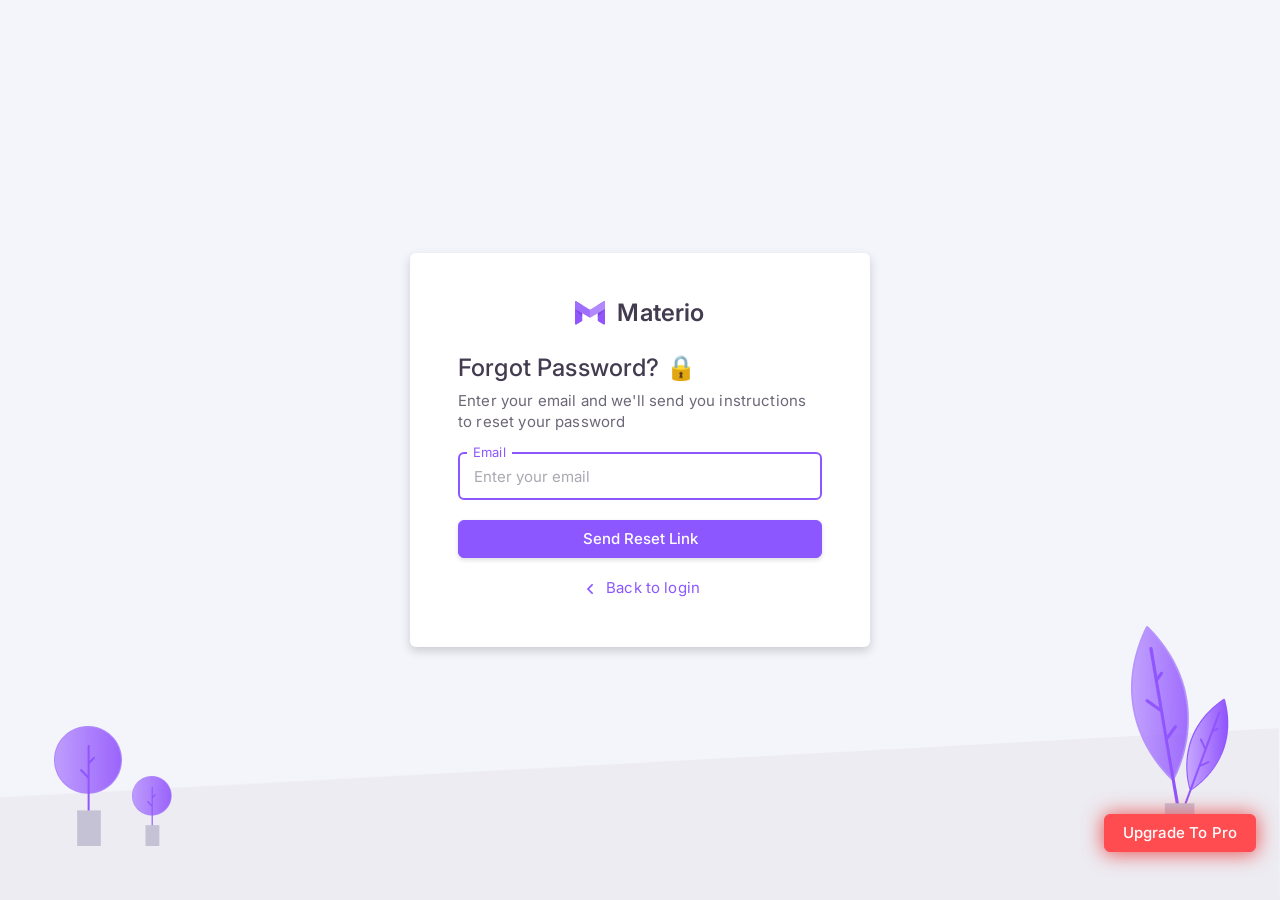
<file: assets/html/auth-forgot-password-basic.html>
<!doctype html>

<html
  lang="en"
  class="light-style layout-wide customizer-hide"
  dir="ltr"
  data-theme="theme-default"
  data-assets-path="../assets/"
  data-template="vertical-menu-template-free"
  data-style="light">
  <head>
    <meta charset="utf-8" />
    <meta
      name="viewport"
      content="width=device-width, initial-scale=1.0, user-scalable=no, minimum-scale=1.0, maximum-scale=1.0" />

    <title>Forgot Password Basic - Pages | Materio - Bootstrap Material Design Admin Template</title>

    <meta name="description" content="" />

    <!-- Favicon -->
    <link rel="icon" type="image/x-icon" href="../assets/img/favicon/favicon.ico" />

    <!-- Fonts -->
    <link rel="preconnect" href="https://fonts.googleapis.com" />
    <link rel="preconnect" href="https://fonts.gstatic.com" crossorigin />
    <link
      href="https://fonts.googleapis.com/css2?family=Inter:wght@300;400;500;600;700&ampdisplay=swap"
      rel="stylesheet" />

    <link rel="stylesheet" href="../assets/vendor/fonts/remixicon/remixicon.css" />

    <!-- Menu waves for no-customizer fix -->
    <link rel="stylesheet" href="../assets/vendor/libs/node-waves/node-waves.css" />

    <!-- Core CSS -->
    <link rel="stylesheet" href="../assets/vendor/css/core.css" class="template-customizer-core-css" />
    <link rel="stylesheet" href="../assets/vendor/css/theme-default.css" class="template-customizer-theme-css" />
    <link rel="stylesheet" href="../assets/css/demo.css" />

    <!-- Vendors CSS -->
    <link rel="stylesheet" href="../assets/vendor/libs/perfect-scrollbar/perfect-scrollbar.css" />

    <!-- Page CSS -->
    <!-- Page -->
    <link rel="stylesheet" href="../assets/vendor/css/pages/page-auth.css" />

    <!-- Helpers -->
    <script src="../assets/vendor/js/helpers.js"></script>
    <!--! Template customizer & Theme config files MUST be included after core stylesheets and helpers.js in the <head> section -->
    <!--? Config:  Mandatory theme config file contain global vars & default theme options, Set your preferred theme option in this file.  -->
    <script src="../assets/js/config.js"></script>
  </head>

  <body>
    <!-- Content -->

    <div class="position-relative">
      <div class="authentication-wrapper authentication-basic container-p-y">
        <div class="authentication-inner py-6 mx-4">
          <!-- Logo -->
          <div class="card p-7">
            <!-- Forgot Password -->
            <div class="app-brand justify-content-center mt-5">
              <a href="index.html" class="app-brand-link gap-3">
                <span class="app-brand-logo demo">
                  <span style="color: #9055fd">
                    <svg width="30" height="24" viewBox="0 0 250 196" fill="none" xmlns="http://www.w3.org/2000/svg">
                      <path
                        fill-rule="evenodd"
                        clip-rule="evenodd"
                        d="M12.3002 1.25469L56.655 28.6432C59.0349 30.1128 60.4839 32.711 60.4839 35.5089V160.63C60.4839 163.468 58.9941 166.097 56.5603 167.553L12.2055 194.107C8.3836 196.395 3.43136 195.15 1.14435 191.327C0.395485 190.075 0 188.643 0 187.184V8.12039C0 3.66447 3.61061 0.0522461 8.06452 0.0522461C9.56056 0.0522461 11.0271 0.468577 12.3002 1.25469Z"
                        fill="currentColor" />
                      <path
                        opacity="0.077704"
                        fill-rule="evenodd"
                        clip-rule="evenodd"
                        d="M0 65.2656L60.4839 99.9629V133.979L0 65.2656Z"
                        fill="black" />
                      <path
                        opacity="0.077704"
                        fill-rule="evenodd"
                        clip-rule="evenodd"
                        d="M0 65.2656L60.4839 99.0795V119.859L0 65.2656Z"
                        fill="black" />
                      <path
                        fill-rule="evenodd"
                        clip-rule="evenodd"
                        d="M237.71 1.22393L193.355 28.5207C190.97 29.9889 189.516 32.5905 189.516 35.3927V160.631C189.516 163.469 191.006 166.098 193.44 167.555L237.794 194.108C241.616 196.396 246.569 195.151 248.856 191.328C249.605 190.076 250 188.644 250 187.185V8.09597C250 3.64006 246.389 0.027832 241.935 0.027832C240.444 0.027832 238.981 0.441882 237.71 1.22393Z"
                        fill="currentColor" />
                      <path
                        opacity="0.077704"
                        fill-rule="evenodd"
                        clip-rule="evenodd"
                        d="M250 65.2656L189.516 99.8897V135.006L250 65.2656Z"
                        fill="black" />
                      <path
                        opacity="0.077704"
                        fill-rule="evenodd"
                        clip-rule="evenodd"
                        d="M250 65.2656L189.516 99.0497V120.886L250 65.2656Z"
                        fill="black" />
                      <path
                        fill-rule="evenodd"
                        clip-rule="evenodd"
                        d="M12.2787 1.18923L125 70.3075V136.87L0 65.2465V8.06814C0 3.61223 3.61061 0 8.06452 0C9.552 0 11.0105 0.411583 12.2787 1.18923Z"
                        fill="currentColor" />
                      <path
                        fill-rule="evenodd"
                        clip-rule="evenodd"
                        d="M12.2787 1.18923L125 70.3075V136.87L0 65.2465V8.06814C0 3.61223 3.61061 0 8.06452 0C9.552 0 11.0105 0.411583 12.2787 1.18923Z"
                        fill="white"
                        fill-opacity="0.15" />
                      <path
                        fill-rule="evenodd"
                        clip-rule="evenodd"
                        d="M237.721 1.18923L125 70.3075V136.87L250 65.2465V8.06814C250 3.61223 246.389 0 241.935 0C240.448 0 238.99 0.411583 237.721 1.18923Z"
                        fill="currentColor" />
                      <path
                        fill-rule="evenodd"
                        clip-rule="evenodd"
                        d="M237.721 1.18923L125 70.3075V136.87L250 65.2465V8.06814C250 3.61223 246.389 0 241.935 0C240.448 0 238.99 0.411583 237.721 1.18923Z"
                        fill="white"
                        fill-opacity="0.3" />
                    </svg>
                  </span>
                </span>
                <span class="app-brand-text demo text-heading fw-semibold">Materio</span>
              </a>
            </div>
            <!-- /Logo -->
            <div class="card-body mt-1">
              <h4 class="mb-1">Forgot Password? 🔒</h4>
              <p class="mb-5">Enter your email and we'll send you instructions to reset your password</p>
              <form id="formAuthentication" class="mb-5" action="index.html" method="POST">
                <div class="form-floating form-floating-outline mb-5">
                  <input
                    type="text"
                    class="form-control"
                    id="email"
                    name="email"
                    placeholder="Enter your email"
                    autofocus />
                  <label>Email</label>
                </div>
                <button class="btn btn-primary d-grid w-100 mb-5">Send Reset Link</button>
              </form>
              <div class="text-center">
                <a href="auth-login-basic.html" class="d-flex align-items-center justify-content-center">
                  <i class="ri-arrow-left-s-line ri-20px me-1_5"></i>
                  Back to login
                </a>
              </div>
            </div>
          </div>
          <!-- /Forgot Password -->
          <img
            src="../assets/img/illustrations/tree-3.png"
            alt="auth-tree"
            class="authentication-image-object-left d-none d-lg-block" />
          <img
            src="../assets/img/illustrations/auth-basic-mask-light.png"
            class="authentication-image d-none d-lg-block"
            height="172"
            alt="triangle-bg"
            data-app-light-img="illustrations/auth-basic-mask-light.png"
            data-app-dark-img="illustrations/auth-basic-mask-dark.png" />
          <img
            src="../assets/img/illustrations/tree.png"
            alt="auth-tree"
            class="authentication-image-object-right d-none d-lg-block" />
        </div>
      </div>
    </div>

    <!-- / Content -->

    <div class="buy-now">
      <a
        href="https://themeselection.com/item/materio-bootstrap-html-admin-template/"
        target="_blank"
        class="btn btn-danger btn-buy-now"
        >Upgrade to Pro</a
      >
    </div>

    <!-- Core JS -->
    <!-- build:js assets/vendor/js/core.js -->
    <script src="../assets/vendor/libs/jquery/jquery.js"></script>
    <script src="../assets/vendor/libs/popper/popper.js"></script>
    <script src="../assets/vendor/js/bootstrap.js"></script>
    <script src="../assets/vendor/libs/node-waves/node-waves.js"></script>
    <script src="../assets/vendor/libs/perfect-scrollbar/perfect-scrollbar.js"></script>
    <script src="../assets/vendor/js/menu.js"></script>

    <!-- endbuild -->

    <!-- Vendors JS -->

    <!-- Main JS -->
    <script src="../assets/js/main.js"></script>

    <!-- Page JS -->

    <!-- Place this tag before closing body tag for github widget button. -->
    <script async defer src="https://buttons.github.io/buttons.js"></script>
  </body>
</html>
</file>
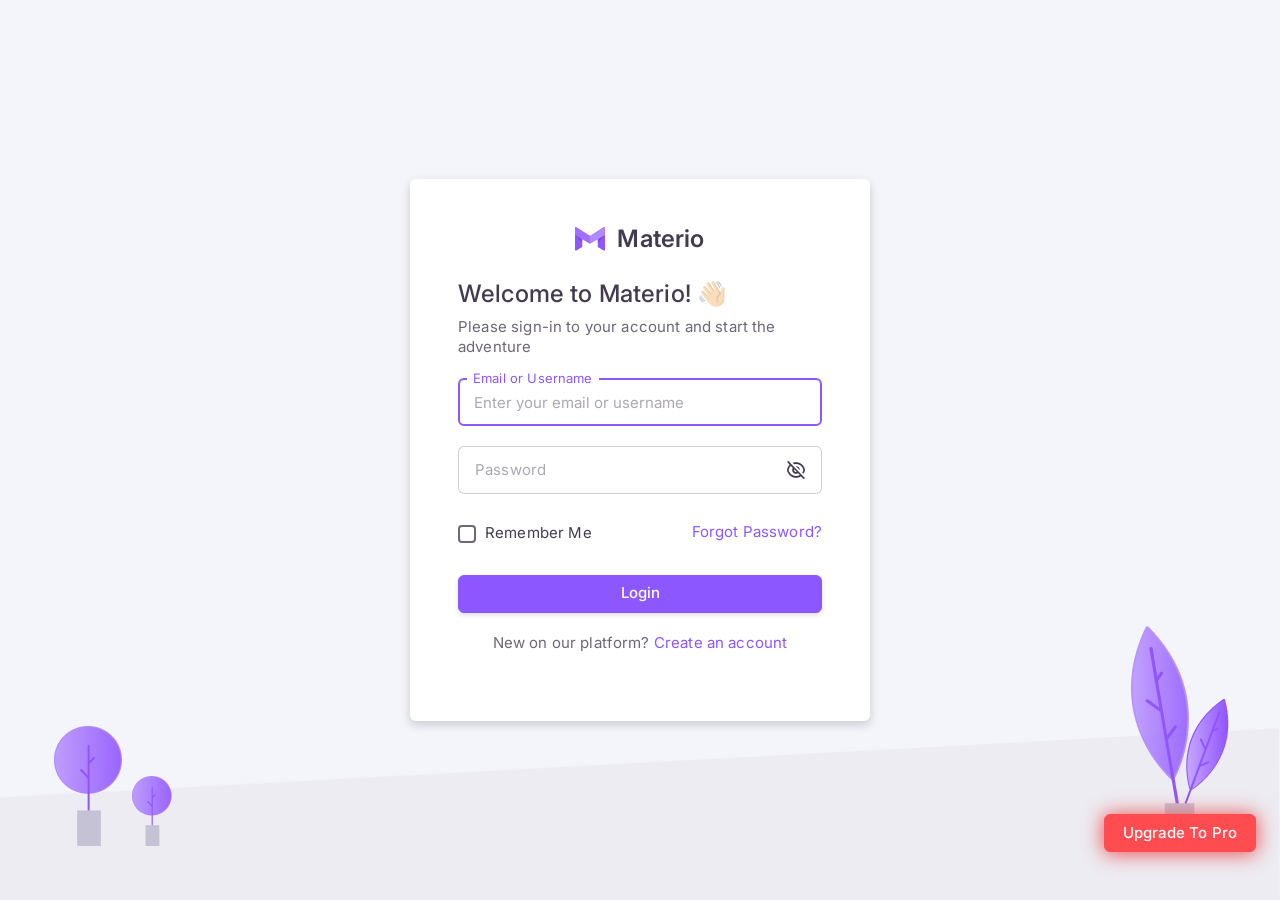
<file: assets/html/auth-login-basic.html>
<!doctype html>

<html
  lang="en"
  class="light-style layout-wide customizer-hide"
  dir="ltr"
  data-theme="theme-default"
  data-assets-path="../assets/"
  data-template="vertical-menu-template-free"
  data-style="light">
  <head>
    <meta charset="utf-8" />
    <meta
      name="viewport"
      content="width=device-width, initial-scale=1.0, user-scalable=no, minimum-scale=1.0, maximum-scale=1.0" />

    <title>Login Basic - Pages | Materio - Bootstrap Material Design Admin Template</title>

    <meta name="description" content="" />

    <!-- Favicon -->
    <link rel="icon" type="image/x-icon" href="../assets/img/favicon/favicon.ico" />

    <!-- Fonts -->
    <link rel="preconnect" href="https://fonts.googleapis.com" />
    <link rel="preconnect" href="https://fonts.gstatic.com" crossorigin />
    <link
      href="https://fonts.googleapis.com/css2?family=Inter:wght@300;400;500;600;700&ampdisplay=swap"
      rel="stylesheet" />

    <link rel="stylesheet" href="../assets/vendor/fonts/remixicon/remixicon.css" />

    <!-- Menu waves for no-customizer fix -->
    <link rel="stylesheet" href="../assets/vendor/libs/node-waves/node-waves.css" />

    <!-- Core CSS -->
    <link rel="stylesheet" href="../assets/vendor/css/core.css" class="template-customizer-core-css" />
    <link rel="stylesheet" href="../assets/vendor/css/theme-default.css" class="template-customizer-theme-css" />
    <link rel="stylesheet" href="../assets/css/demo.css" />

    <!-- Vendors CSS -->
    <link rel="stylesheet" href="../assets/vendor/libs/perfect-scrollbar/perfect-scrollbar.css" />

    <!-- Page CSS -->
    <!-- Page -->
    <link rel="stylesheet" href="../assets/vendor/css/pages/page-auth.css" />

    <!-- Helpers -->
    <script src="../assets/vendor/js/helpers.js"></script>
    <!--! Template customizer & Theme config files MUST be included after core stylesheets and helpers.js in the <head> section -->
    <!--? Config:  Mandatory theme config file contain global vars & default theme options, Set your preferred theme option in this file.  -->
    <script src="../assets/js/config.js"></script>
  </head>

  <body>
    <!-- Content -->

    <div class="position-relative">
      <div class="authentication-wrapper authentication-basic container-p-y">
        <div class="authentication-inner py-6 mx-4">
          <!-- Login -->
          <div class="card p-7">
            <!-- Logo -->
            <div class="app-brand justify-content-center mt-5">
              <a href="index.html" class="app-brand-link gap-3">
                <span class="app-brand-logo demo">
                  <span style="color: #9055fd">
                    <svg width="30" height="24" viewBox="0 0 250 196" fill="none" xmlns="http://www.w3.org/2000/svg">
                      <path
                        fill-rule="evenodd"
                        clip-rule="evenodd"
                        d="M12.3002 1.25469L56.655 28.6432C59.0349 30.1128 60.4839 32.711 60.4839 35.5089V160.63C60.4839 163.468 58.9941 166.097 56.5603 167.553L12.2055 194.107C8.3836 196.395 3.43136 195.15 1.14435 191.327C0.395485 190.075 0 188.643 0 187.184V8.12039C0 3.66447 3.61061 0.0522461 8.06452 0.0522461C9.56056 0.0522461 11.0271 0.468577 12.3002 1.25469Z"
                        fill="currentColor" />
                      <path
                        opacity="0.077704"
                        fill-rule="evenodd"
                        clip-rule="evenodd"
                        d="M0 65.2656L60.4839 99.9629V133.979L0 65.2656Z"
                        fill="black" />
                      <path
                        opacity="0.077704"
                        fill-rule="evenodd"
                        clip-rule="evenodd"
                        d="M0 65.2656L60.4839 99.0795V119.859L0 65.2656Z"
                        fill="black" />
                      <path
                        fill-rule="evenodd"
                        clip-rule="evenodd"
                        d="M237.71 1.22393L193.355 28.5207C190.97 29.9889 189.516 32.5905 189.516 35.3927V160.631C189.516 163.469 191.006 166.098 193.44 167.555L237.794 194.108C241.616 196.396 246.569 195.151 248.856 191.328C249.605 190.076 250 188.644 250 187.185V8.09597C250 3.64006 246.389 0.027832 241.935 0.027832C240.444 0.027832 238.981 0.441882 237.71 1.22393Z"
                        fill="currentColor" />
                      <path
                        opacity="0.077704"
                        fill-rule="evenodd"
                        clip-rule="evenodd"
                        d="M250 65.2656L189.516 99.8897V135.006L250 65.2656Z"
                        fill="black" />
                      <path
                        opacity="0.077704"
                        fill-rule="evenodd"
                        clip-rule="evenodd"
                        d="M250 65.2656L189.516 99.0497V120.886L250 65.2656Z"
                        fill="black" />
                      <path
                        fill-rule="evenodd"
                        clip-rule="evenodd"
                        d="M12.2787 1.18923L125 70.3075V136.87L0 65.2465V8.06814C0 3.61223 3.61061 0 8.06452 0C9.552 0 11.0105 0.411583 12.2787 1.18923Z"
                        fill="currentColor" />
                      <path
                        fill-rule="evenodd"
                        clip-rule="evenodd"
                        d="M12.2787 1.18923L125 70.3075V136.87L0 65.2465V8.06814C0 3.61223 3.61061 0 8.06452 0C9.552 0 11.0105 0.411583 12.2787 1.18923Z"
                        fill="white"
                        fill-opacity="0.15" />
                      <path
                        fill-rule="evenodd"
                        clip-rule="evenodd"
                        d="M237.721 1.18923L125 70.3075V136.87L250 65.2465V8.06814C250 3.61223 246.389 0 241.935 0C240.448 0 238.99 0.411583 237.721 1.18923Z"
                        fill="currentColor" />
                      <path
                        fill-rule="evenodd"
                        clip-rule="evenodd"
                        d="M237.721 1.18923L125 70.3075V136.87L250 65.2465V8.06814C250 3.61223 246.389 0 241.935 0C240.448 0 238.99 0.411583 237.721 1.18923Z"
                        fill="white"
                        fill-opacity="0.3" />
                    </svg>
                  </span>
                </span>
                <span class="app-brand-text demo text-heading fw-semibold">Materio</span>
              </a>
            </div>
            <!-- /Logo -->

            <div class="card-body mt-1">
              <h4 class="mb-1">Welcome to Materio! 👋🏻</h4>
              <p class="mb-5">Please sign-in to your account and start the adventure</p>

              <form id="formAuthentication" class="mb-5" action="index.html" method="POST">
                <div class="form-floating form-floating-outline mb-5">
                  <input
                    type="text"
                    class="form-control"
                    id="email"
                    name="email-username"
                    placeholder="Enter your email or username"
                    autofocus />
                  <label for="email">Email or Username</label>
                </div>
                <div class="mb-5">
                  <div class="form-password-toggle">
                    <div class="input-group input-group-merge">
                      <div class="form-floating form-floating-outline">
                        <input
                          type="password"
                          id="password"
                          class="form-control"
                          name="password"
                          placeholder="&#xb7;&#xb7;&#xb7;&#xb7;&#xb7;&#xb7;&#xb7;&#xb7;&#xb7;&#xb7;&#xb7;&#xb7;"
                          aria-describedby="password" />
                        <label for="password">Password</label>
                      </div>
                      <span class="input-group-text cursor-pointer"><i class="ri-eye-off-line ri-20px"></i></span>
                    </div>
                  </div>
                </div>
                <div class="mb-5 pb-2 d-flex justify-content-between pt-2 align-items-center">
                  <div class="form-check mb-0">
                    <input class="form-check-input" type="checkbox" id="remember-me" />
                    <label class="form-check-label" for="remember-me"> Remember Me </label>
                  </div>
                  <a href="auth-forgot-password-basic.html" class="float-end mb-1">
                    <span>Forgot Password?</span>
                  </a>
                </div>
                <div class="mb-5">
                  <button class="btn btn-primary d-grid w-100" type="submit">login</button>
                </div>
              </form>

              <p class="text-center mb-5">
                <span>New on our platform?</span>
                <a href="auth-register-basic.html">
                  <span>Create an account</span>
                </a>
              </p>
            </div>
          </div>
          <!-- /Login -->
          <img
            src="../assets/img/illustrations/tree-3.png"
            alt="auth-tree"
            class="authentication-image-object-left d-none d-lg-block" />
          <img
            src="../assets/img/illustrations/auth-basic-mask-light.png"
            class="authentication-image d-none d-lg-block"
            height="172"
            alt="triangle-bg"
            data-app-light-img="illustrations/auth-basic-mask-light.png"
            data-app-dark-img="illustrations/auth-basic-mask-dark.png" />
          <img
            src="../assets/img/illustrations/tree.png"
            alt="auth-tree"
            class="authentication-image-object-right d-none d-lg-block" />
        </div>
      </div>
    </div>

    <!-- / Content -->

    <div class="buy-now">
      <a
        href="https://themeselection.com/item/materio-bootstrap-html-admin-template/"
        target="_blank"
        class="btn btn-danger btn-buy-now"
        >Upgrade to Pro</a
      >
    </div>

    <!-- Core JS -->
    <!-- build:js assets/vendor/js/core.js -->
    <script src="../assets/vendor/libs/jquery/jquery.js"></script>
    <script src="../assets/vendor/libs/popper/popper.js"></script>
    <script src="../assets/vendor/js/bootstrap.js"></script>
    <script src="../assets/vendor/libs/node-waves/node-waves.js"></script>
    <script src="../assets/vendor/libs/perfect-scrollbar/perfect-scrollbar.js"></script>
    <script src="../assets/vendor/js/menu.js"></script>

    <!-- endbuild -->

    <!-- Vendors JS -->

    <!-- Main JS -->
    <script src="../assets/js/main.js"></script>

    <!-- Page JS -->

    <!-- Place this tag before closing body tag for github widget button. -->
    <script async defer src="https://buttons.github.io/buttons.js"></script>
  </body>
</html>
</file>
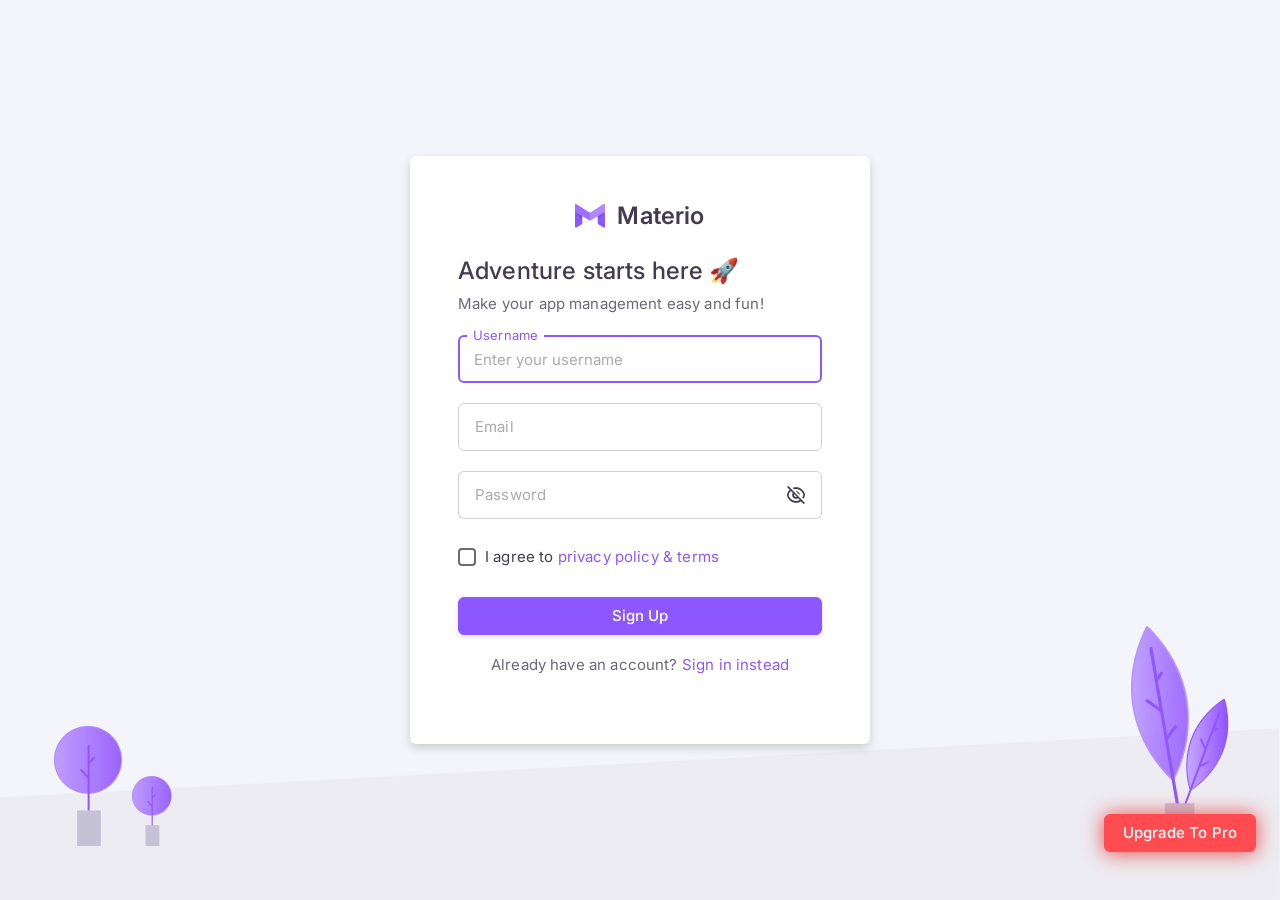
<file: assets/html/auth-register-basic.html>
<!doctype html>

<html
  lang="en"
  class="light-style layout-wide customizer-hide"
  dir="ltr"
  data-theme="theme-default"
  data-assets-path="../assets/"
  data-template="vertical-menu-template-free"
  data-style="light">
  <head>
    <meta charset="utf-8" />
    <meta
      name="viewport"
      content="width=device-width, initial-scale=1.0, user-scalable=no, minimum-scale=1.0, maximum-scale=1.0" />

    <title>Register Basic - Pages | Materio - Bootstrap Material Design Admin Template</title>

    <meta name="description" content="" />

    <!-- Favicon -->
    <link rel="icon" type="image/x-icon" href="../assets/img/favicon/favicon.ico" />

    <!-- Fonts -->
    <link rel="preconnect" href="https://fonts.googleapis.com" />
    <link rel="preconnect" href="https://fonts.gstatic.com" crossorigin />
    <link
      href="https://fonts.googleapis.com/css2?family=Inter:wght@300;400;500;600;700&ampdisplay=swap"
      rel="stylesheet" />

    <link rel="stylesheet" href="../assets/vendor/fonts/remixicon/remixicon.css" />

    <!-- Menu waves for no-customizer fix -->
    <link rel="stylesheet" href="../assets/vendor/libs/node-waves/node-waves.css" />

    <!-- Core CSS -->
    <link rel="stylesheet" href="../assets/vendor/css/core.css" class="template-customizer-core-css" />
    <link rel="stylesheet" href="../assets/vendor/css/theme-default.css" class="template-customizer-theme-css" />
    <link rel="stylesheet" href="../assets/css/demo.css" />

    <!-- Vendors CSS -->
    <link rel="stylesheet" href="../assets/vendor/libs/perfect-scrollbar/perfect-scrollbar.css" />

    <!-- Page CSS -->
    <!-- Page -->
    <link rel="stylesheet" href="../assets/vendor/css/pages/page-auth.css" />

    <!-- Helpers -->
    <script src="../assets/vendor/js/helpers.js"></script>
    <!--! Template customizer & Theme config files MUST be included after core stylesheets and helpers.js in the <head> section -->
    <!--? Config:  Mandatory theme config file contain global vars & default theme options, Set your preferred theme option in this file.  -->
    <script src="../assets/js/config.js"></script>
  </head>

  <body>
    <!-- Content -->

    <div class="position-relative">
      <div class="authentication-wrapper authentication-basic container-p-y">
        <div class="authentication-inner py-6 mx-4">
          <!-- Register Card -->
          <div class="card p-7">
            <!-- Logo -->
            <div class="app-brand justify-content-center mt-5">
              <a href="index.html" class="app-brand-link gap-3">
                <span class="app-brand-logo demo">
                  <span style="color: var(--bs-primary)">
                    <svg width="30" height="24" viewBox="0 0 250 196" fill="none" xmlns="http://www.w3.org/2000/svg">
                      <path
                        fill-rule="evenodd"
                        clip-rule="evenodd"
                        d="M12.3002 1.25469L56.655 28.6432C59.0349 30.1128 60.4839 32.711 60.4839 35.5089V160.63C60.4839 163.468 58.9941 166.097 56.5603 167.553L12.2055 194.107C8.3836 196.395 3.43136 195.15 1.14435 191.327C0.395485 190.075 0 188.643 0 187.184V8.12039C0 3.66447 3.61061 0.0522461 8.06452 0.0522461C9.56056 0.0522461 11.0271 0.468577 12.3002 1.25469Z"
                        fill="currentColor" />
                      <path
                        opacity="0.077704"
                        fill-rule="evenodd"
                        clip-rule="evenodd"
                        d="M0 65.2656L60.4839 99.9629V133.979L0 65.2656Z"
                        fill="black" />
                      <path
                        opacity="0.077704"
                        fill-rule="evenodd"
                        clip-rule="evenodd"
                        d="M0 65.2656L60.4839 99.0795V119.859L0 65.2656Z"
                        fill="black" />
                      <path
                        fill-rule="evenodd"
                        clip-rule="evenodd"
                        d="M237.71 1.22393L193.355 28.5207C190.97 29.9889 189.516 32.5905 189.516 35.3927V160.631C189.516 163.469 191.006 166.098 193.44 167.555L237.794 194.108C241.616 196.396 246.569 195.151 248.856 191.328C249.605 190.076 250 188.644 250 187.185V8.09597C250 3.64006 246.389 0.027832 241.935 0.027832C240.444 0.027832 238.981 0.441882 237.71 1.22393Z"
                        fill="currentColor" />
                      <path
                        opacity="0.077704"
                        fill-rule="evenodd"
                        clip-rule="evenodd"
                        d="M250 65.2656L189.516 99.8897V135.006L250 65.2656Z"
                        fill="black" />
                      <path
                        opacity="0.077704"
                        fill-rule="evenodd"
                        clip-rule="evenodd"
                        d="M250 65.2656L189.516 99.0497V120.886L250 65.2656Z"
                        fill="black" />
                      <path
                        fill-rule="evenodd"
                        clip-rule="evenodd"
                        d="M12.2787 1.18923L125 70.3075V136.87L0 65.2465V8.06814C0 3.61223 3.61061 0 8.06452 0C9.552 0 11.0105 0.411583 12.2787 1.18923Z"
                        fill="currentColor" />
                      <path
                        fill-rule="evenodd"
                        clip-rule="evenodd"
                        d="M12.2787 1.18923L125 70.3075V136.87L0 65.2465V8.06814C0 3.61223 3.61061 0 8.06452 0C9.552 0 11.0105 0.411583 12.2787 1.18923Z"
                        fill="white"
                        fill-opacity="0.15" />
                      <path
                        fill-rule="evenodd"
                        clip-rule="evenodd"
                        d="M237.721 1.18923L125 70.3075V136.87L250 65.2465V8.06814C250 3.61223 246.389 0 241.935 0C240.448 0 238.99 0.411583 237.721 1.18923Z"
                        fill="currentColor" />
                      <path
                        fill-rule="evenodd"
                        clip-rule="evenodd"
                        d="M237.721 1.18923L125 70.3075V136.87L250 65.2465V8.06814C250 3.61223 246.389 0 241.935 0C240.448 0 238.99 0.411583 237.721 1.18923Z"
                        fill="white"
                        fill-opacity="0.3" />
                    </svg>
                  </span>
                </span>
                <span class="app-brand-text demo text-heading fw-semibold">Materio</span>
              </a>
            </div>
            <!-- /Logo -->
            <div class="card-body mt-1">
              <h4 class="mb-1">Adventure starts here 🚀</h4>
              <p class="mb-5">Make your app management easy and fun!</p>

              <form id="formAuthentication" class="mb-5" action="index.html" method="POST">
                <div class="form-floating form-floating-outline mb-5">
                  <input
                    type="text"
                    class="form-control"
                    id="username"
                    name="username"
                    placeholder="Enter your username"
                    autofocus />
                  <label for="username">Username</label>
                </div>
                <div class="form-floating form-floating-outline mb-5">
                  <input type="text" class="form-control" id="email" name="email" placeholder="Enter your email" />
                  <label for="email">Email</label>
                </div>
                <div class="mb-5 form-password-toggle">
                  <div class="input-group input-group-merge">
                    <div class="form-floating form-floating-outline">
                      <input
                        type="password"
                        id="password"
                        class="form-control"
                        name="password"
                        placeholder="&#xb7;&#xb7;&#xb7;&#xb7;&#xb7;&#xb7;&#xb7;&#xb7;&#xb7;&#xb7;&#xb7;&#xb7;"
                        aria-describedby="password" />
                      <label for="password">Password</label>
                    </div>
                    <span class="input-group-text cursor-pointer"><i class="ri-eye-off-line ri-20px"></i></span>
                  </div>
                </div>

                <div class="mb-5 py-2">
                  <div class="form-check mb-0">
                    <input class="form-check-input" type="checkbox" id="terms-conditions" name="terms" />
                    <label class="form-check-label" for="terms-conditions">
                      I agree to
                      <a href="javascript:void(0);">privacy policy & terms</a>
                    </label>
                  </div>
                </div>
                <button class="btn btn-primary d-grid w-100 mb-5">Sign up</button>
              </form>

              <p class="text-center mb-5">
                <span>Already have an account?</span>
                <a href="auth-login-basic.html">
                  <span>Sign in instead</span>
                </a>
              </p>
            </div>
          </div>
          <!-- Register Card -->
          <img
            src="../assets/img/illustrations/tree-3.png"
            alt="auth-tree"
            class="authentication-image-object-left d-none d-lg-block" />
          <img
            src="../assets/img/illustrations/auth-basic-mask-light.png"
            class="authentication-image d-none d-lg-block"
            height="172"
            alt="triangle-bg"
            data-app-light-img="illustrations/auth-basic-mask-light.png"
            data-app-dark-img="illustrations/auth-basic-mask-dark.png" />
          <img
            src="../assets/img/illustrations/tree.png"
            alt="auth-tree"
            class="authentication-image-object-right d-none d-lg-block" />
        </div>
      </div>
    </div>

    <!-- / Content -->

    <div class="buy-now">
      <a
        href="https://themeselection.com/item/materio-bootstrap-html-admin-template/"
        target="_blank"
        class="btn btn-danger btn-buy-now"
        >Upgrade to Pro</a
      >
    </div>

    <!-- Core JS -->
    <!-- build:js assets/vendor/js/core.js -->
    <script src="../assets/vendor/libs/jquery/jquery.js"></script>
    <script src="../assets/vendor/libs/popper/popper.js"></script>
    <script src="../assets/vendor/js/bootstrap.js"></script>
    <script src="../assets/vendor/libs/node-waves/node-waves.js"></script>
    <script src="../assets/vendor/libs/perfect-scrollbar/perfect-scrollbar.js"></script>
    <script src="../assets/vendor/js/menu.js"></script>

    <!-- endbuild -->

    <!-- Vendors JS -->

    <!-- Main JS -->
    <script src="../assets/js/main.js"></script>

    <!-- Page JS -->

    <!-- Place this tag before closing body tag for github widget button. -->
    <script async defer src="https://buttons.github.io/buttons.js"></script>
  </body>
</html>
</file>
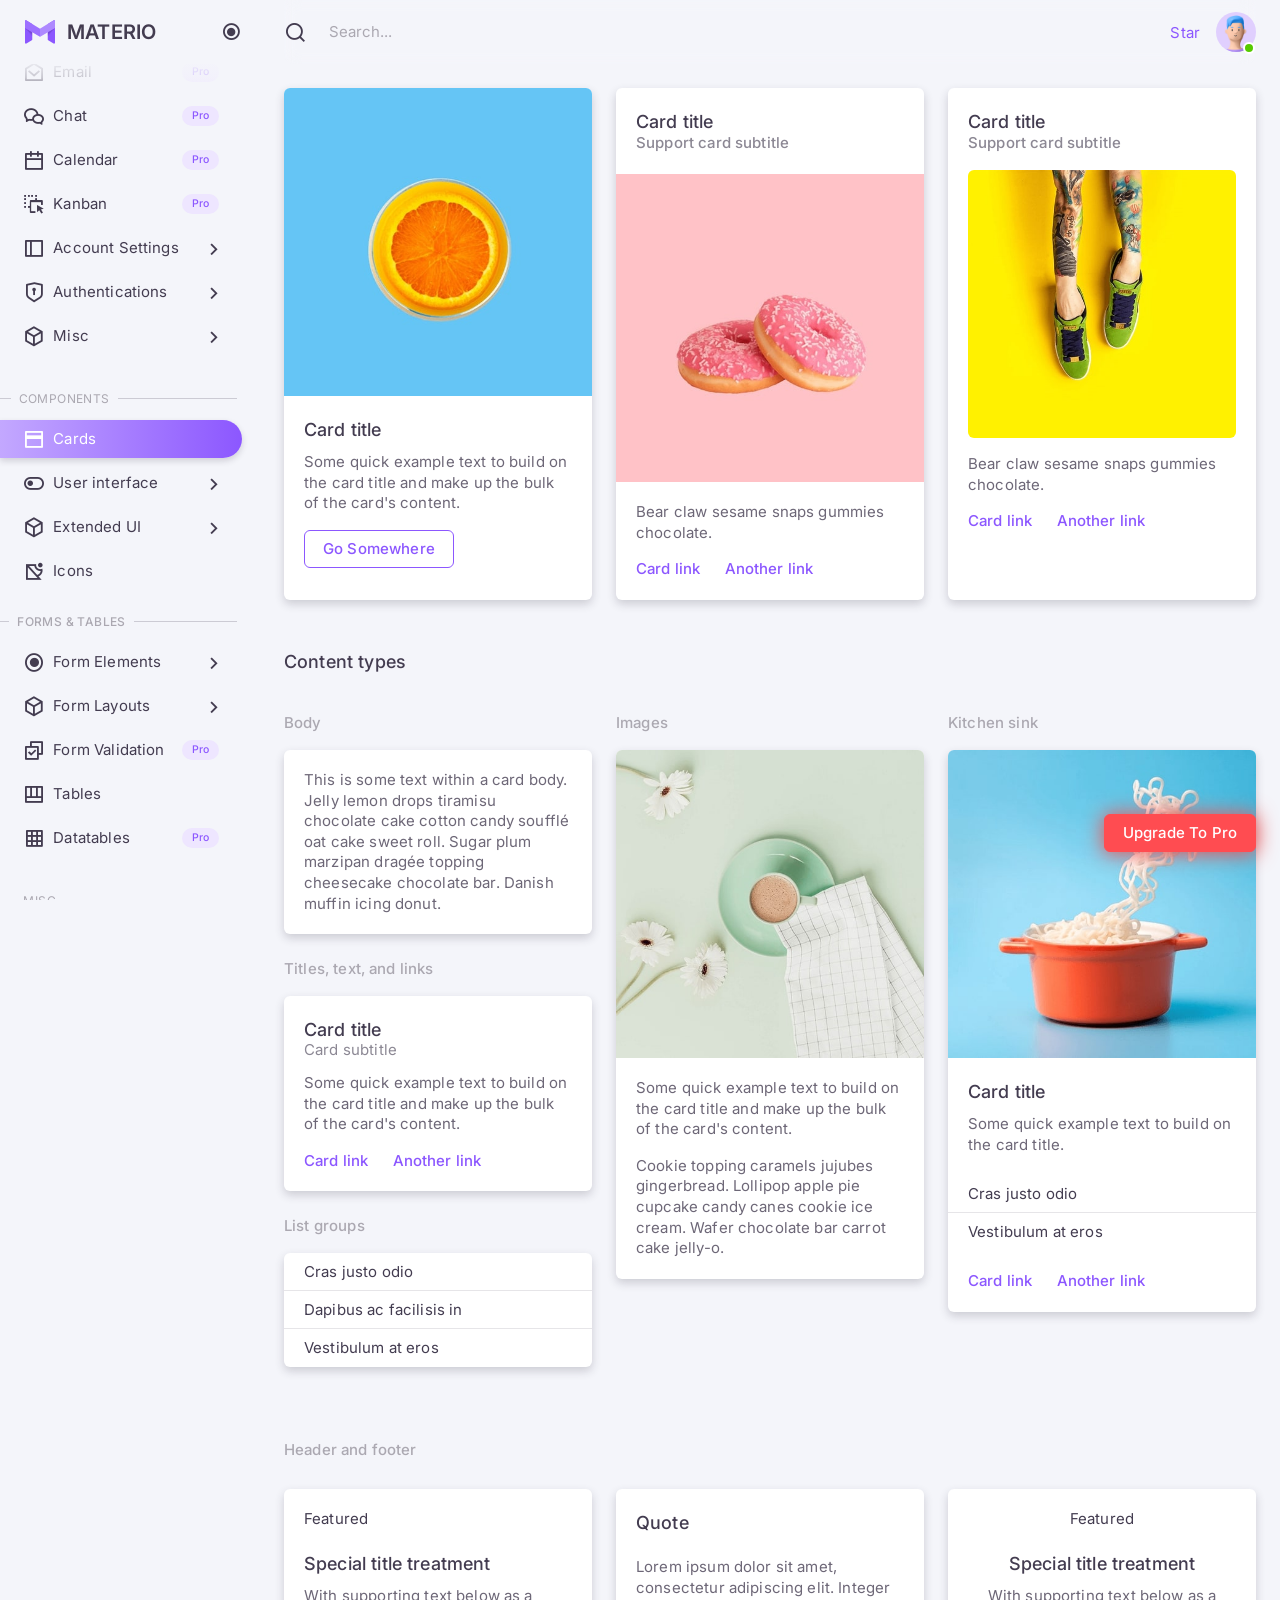
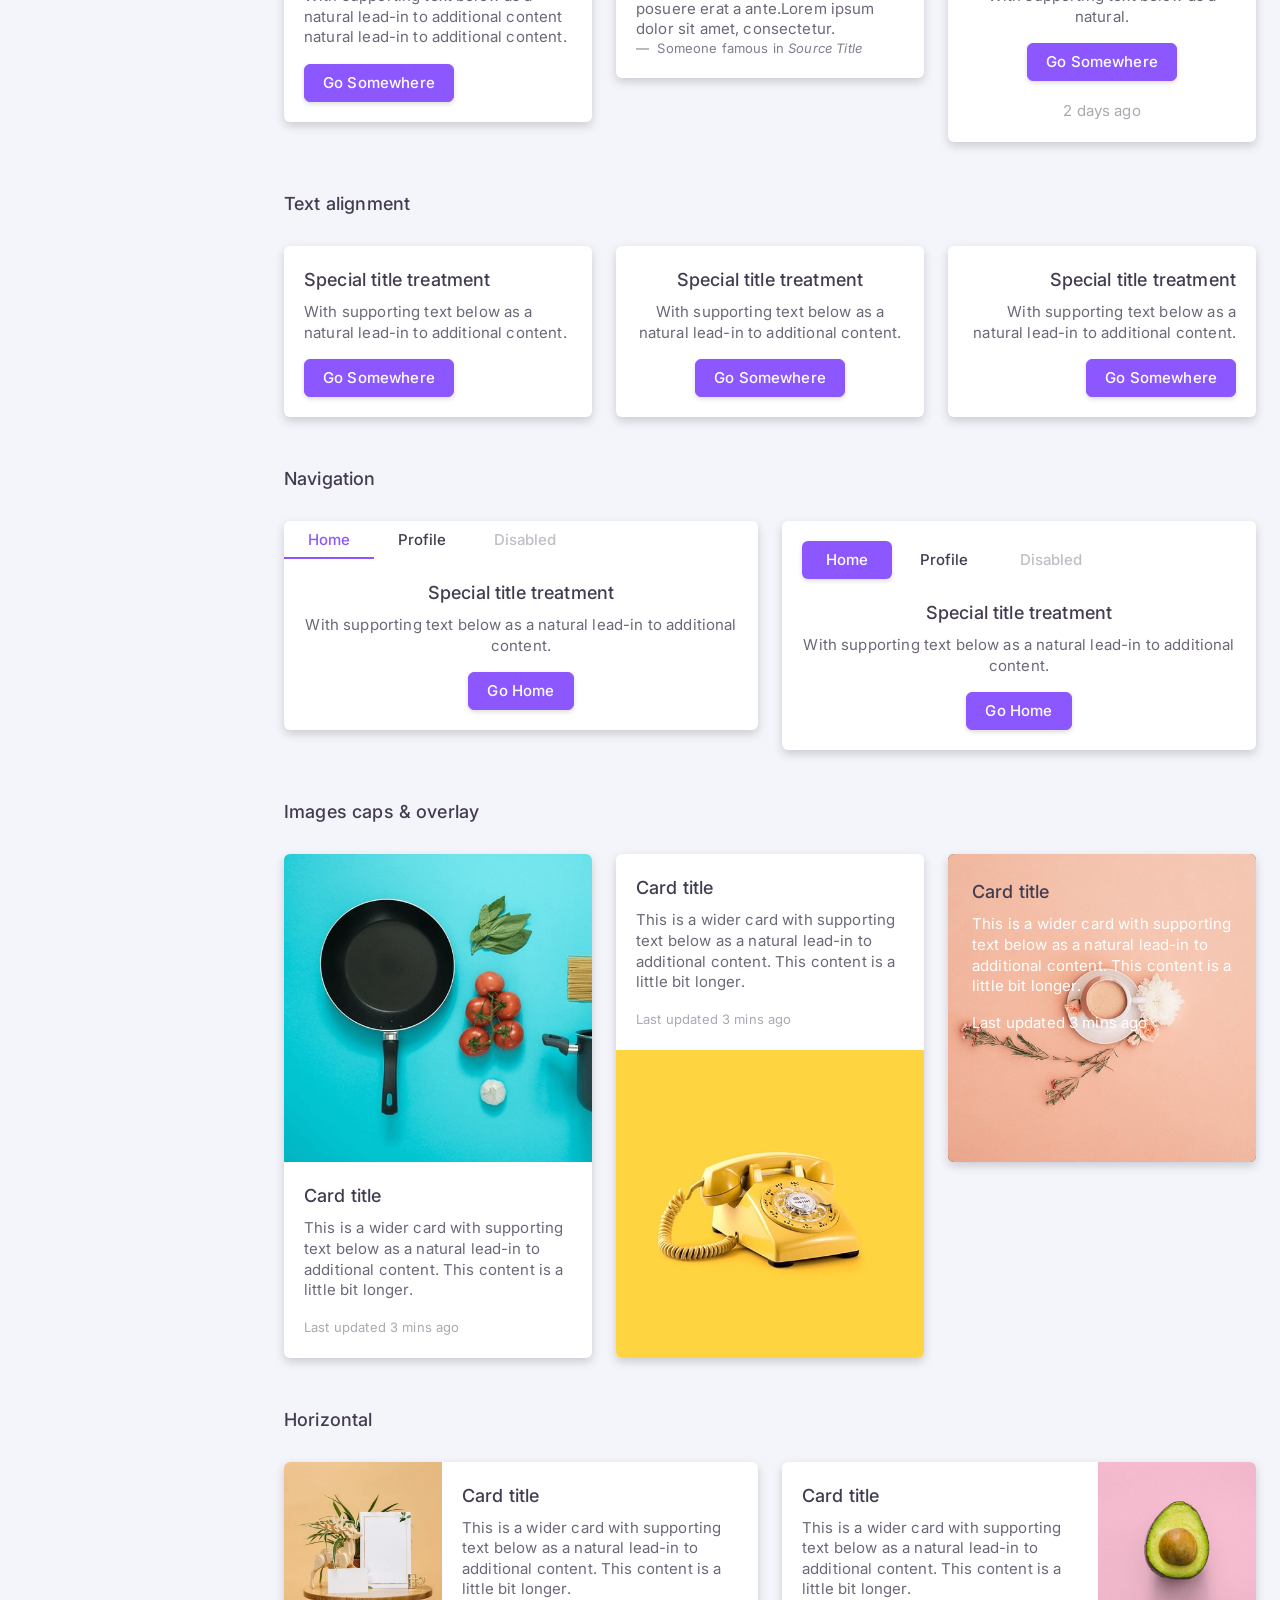
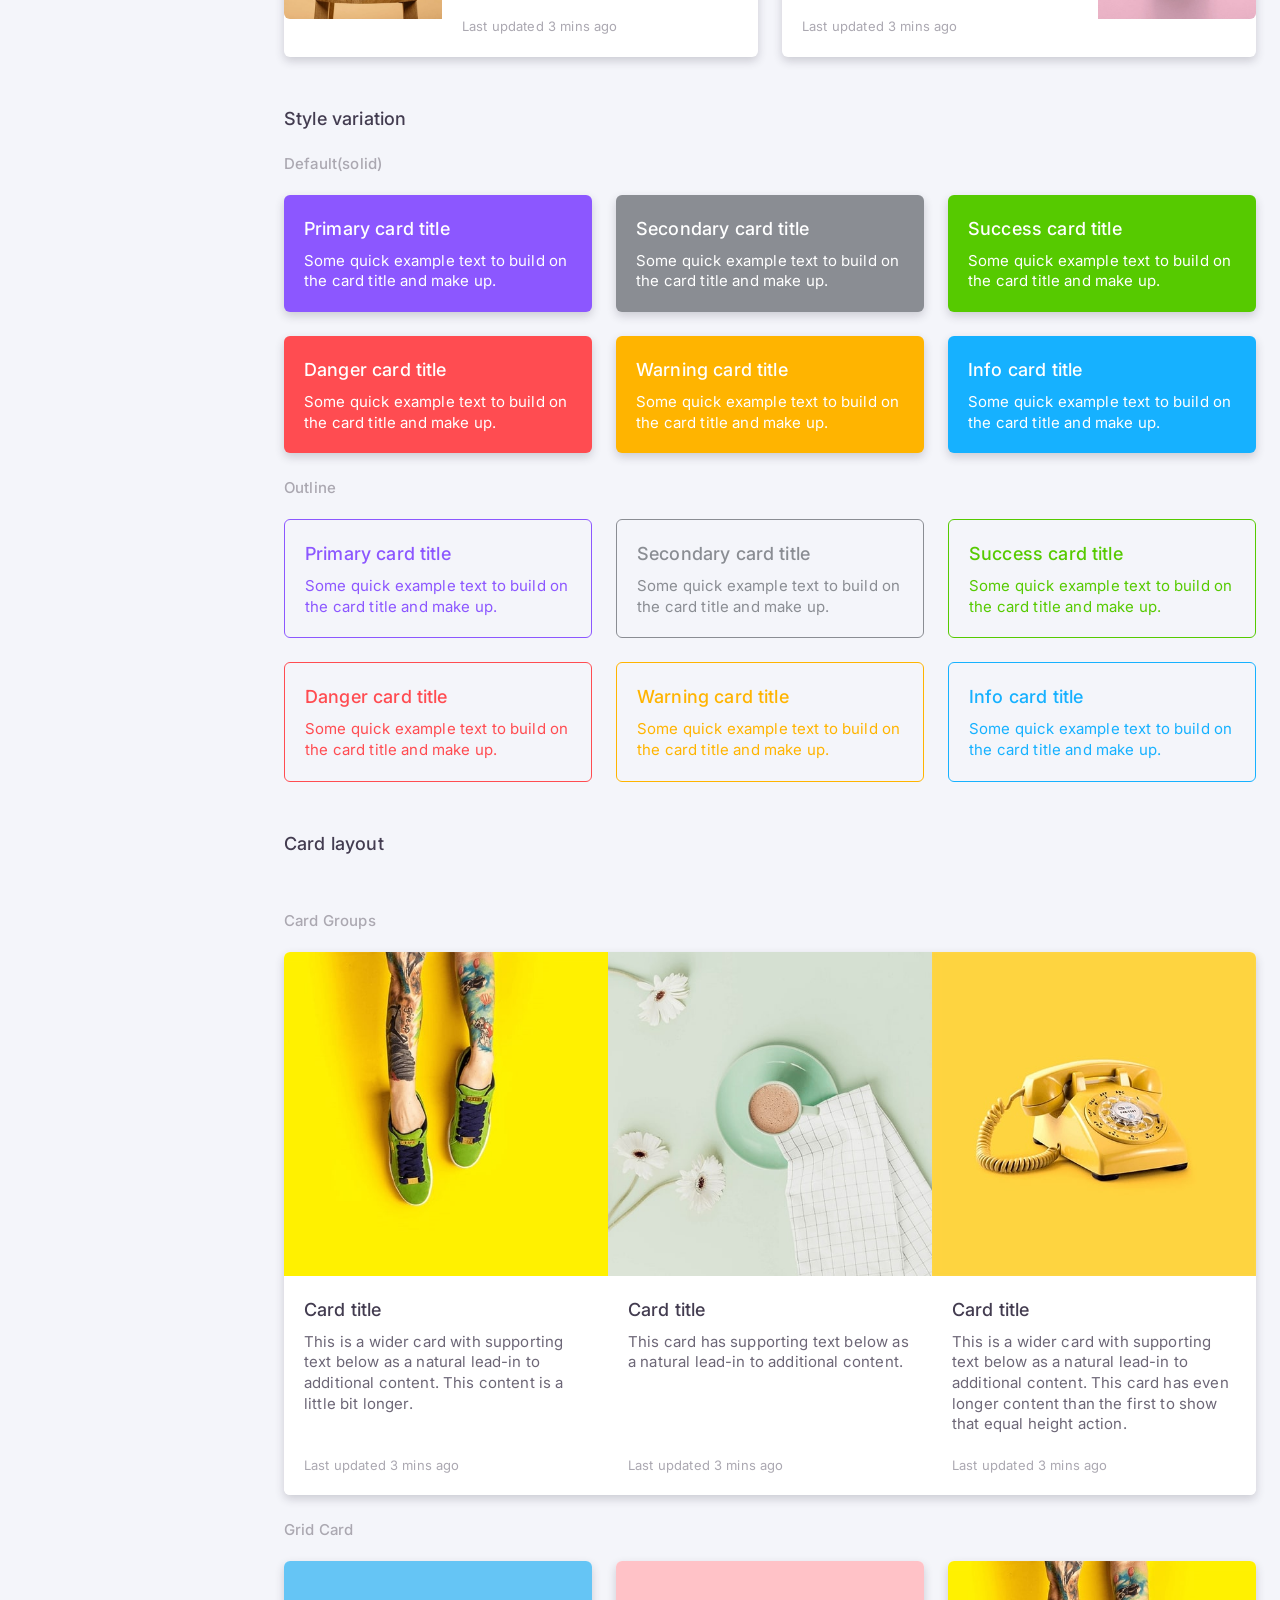
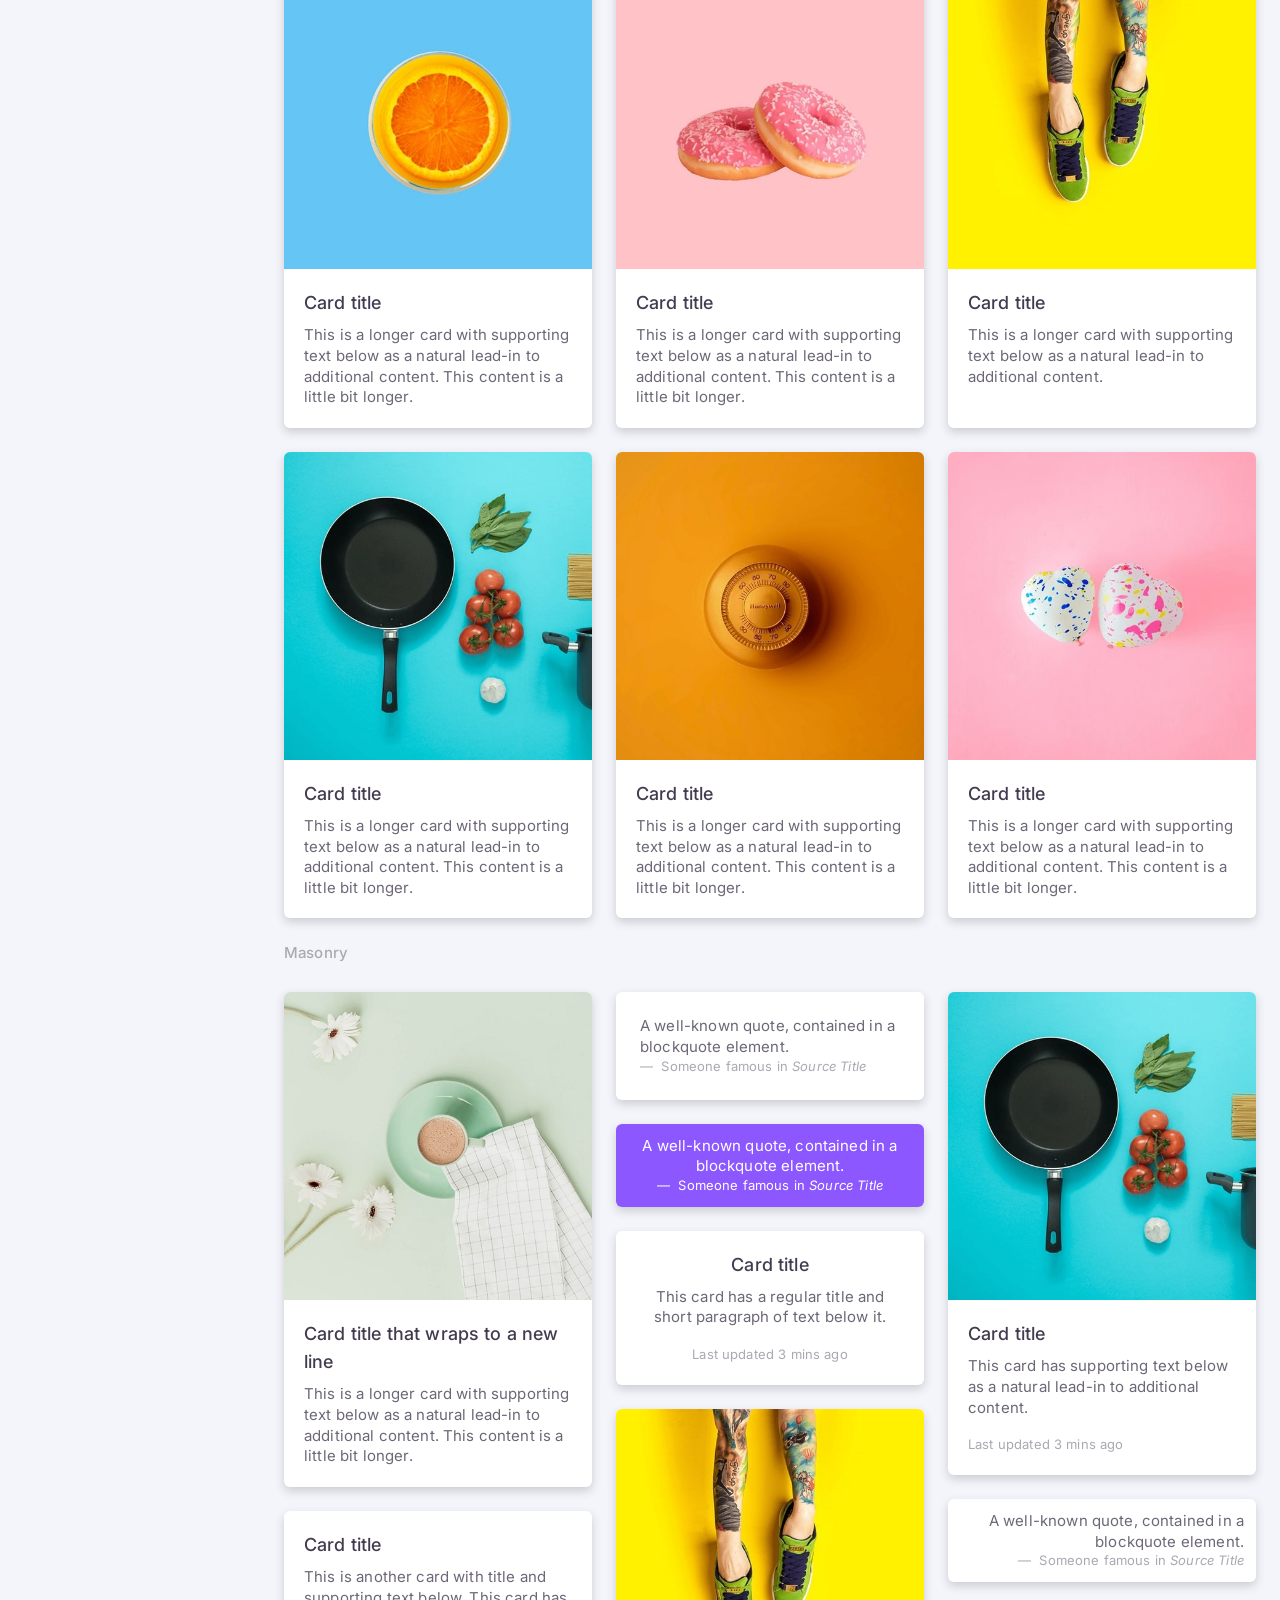
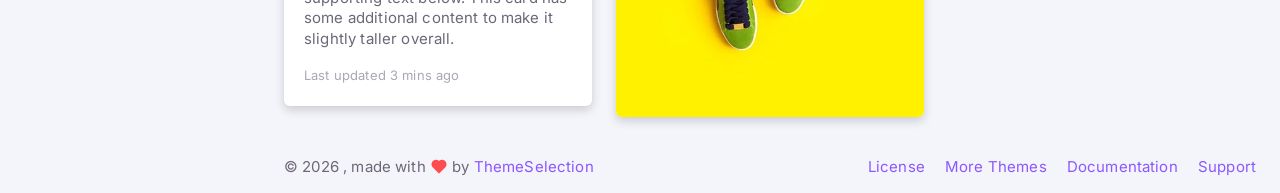
<file: assets/html/cards-basic.html>
<!doctype html>

<html
  lang="en"
  class="light-style layout-menu-fixed layout-compact"
  dir="ltr"
  data-theme="theme-default"
  data-assets-path="../assets/"
  data-template="vertical-menu-template-free"
  data-style="light">
  <head>
    <meta charset="utf-8" />
    <meta
      name="viewport"
      content="width=device-width, initial-scale=1.0, user-scalable=no, minimum-scale=1.0, maximum-scale=1.0" />

    <title>Cards basic - UI elements | Materio - Bootstrap Material Design Admin Template</title>

    <meta name="description" content="" />

    <!-- Favicon -->
    <link rel="icon" type="image/x-icon" href="../assets/img/favicon/favicon.ico" />

    <!-- Fonts -->
    <link rel="preconnect" href="https://fonts.googleapis.com" />
    <link rel="preconnect" href="https://fonts.gstatic.com" crossorigin />
    <link
      href="https://fonts.googleapis.com/css2?family=Inter:wght@300;400;500;600;700&ampdisplay=swap"
      rel="stylesheet" />

    <link rel="stylesheet" href="../assets/vendor/fonts/remixicon/remixicon.css" />

    <!-- Menu waves for no-customizer fix -->
    <link rel="stylesheet" href="../assets/vendor/libs/node-waves/node-waves.css" />

    <!-- Core CSS -->
    <link rel="stylesheet" href="../assets/vendor/css/core.css" class="template-customizer-core-css" />
    <link rel="stylesheet" href="../assets/vendor/css/theme-default.css" class="template-customizer-theme-css" />
    <link rel="stylesheet" href="../assets/css/demo.css" />

    <!-- Vendors CSS -->
    <link rel="stylesheet" href="../assets/vendor/libs/perfect-scrollbar/perfect-scrollbar.css" />

    <!-- Page CSS -->

    <!-- Helpers -->
    <script src="../assets/vendor/js/helpers.js"></script>
    <!--! Template customizer & Theme config files MUST be included after core stylesheets and helpers.js in the <head> section -->
    <!--? Config:  Mandatory theme config file contain global vars & default theme options, Set your preferred theme option in this file.  -->
    <script src="../assets/js/config.js"></script>
  </head>

  <body>
    <!-- Layout wrapper -->
    <div class="layout-wrapper layout-content-navbar">
      <div class="layout-container">
        <!-- Menu -->

        <aside id="layout-menu" class="layout-menu menu-vertical menu bg-menu-theme">
          <div class="app-brand demo">
            <a href="index.html" class="app-brand-link">
              <span class="app-brand-logo demo me-1">
                <span style="color: var(--bs-primary)">
                  <svg width="30" height="24" viewBox="0 0 250 196" fill="none" xmlns="http://www.w3.org/2000/svg">
                    <path
                      fill-rule="evenodd"
                      clip-rule="evenodd"
                      d="M12.3002 1.25469L56.655 28.6432C59.0349 30.1128 60.4839 32.711 60.4839 35.5089V160.63C60.4839 163.468 58.9941 166.097 56.5603 167.553L12.2055 194.107C8.3836 196.395 3.43136 195.15 1.14435 191.327C0.395485 190.075 0 188.643 0 187.184V8.12039C0 3.66447 3.61061 0.0522461 8.06452 0.0522461C9.56056 0.0522461 11.0271 0.468577 12.3002 1.25469Z"
                      fill="currentColor" />
                    <path
                      opacity="0.077704"
                      fill-rule="evenodd"
                      clip-rule="evenodd"
                      d="M0 65.2656L60.4839 99.9629V133.979L0 65.2656Z"
                      fill="black" />
                    <path
                      opacity="0.077704"
                      fill-rule="evenodd"
                      clip-rule="evenodd"
                      d="M0 65.2656L60.4839 99.0795V119.859L0 65.2656Z"
                      fill="black" />
                    <path
                      fill-rule="evenodd"
                      clip-rule="evenodd"
                      d="M237.71 1.22393L193.355 28.5207C190.97 29.9889 189.516 32.5905 189.516 35.3927V160.631C189.516 163.469 191.006 166.098 193.44 167.555L237.794 194.108C241.616 196.396 246.569 195.151 248.856 191.328C249.605 190.076 250 188.644 250 187.185V8.09597C250 3.64006 246.389 0.027832 241.935 0.027832C240.444 0.027832 238.981 0.441882 237.71 1.22393Z"
                      fill="currentColor" />
                    <path
                      opacity="0.077704"
                      fill-rule="evenodd"
                      clip-rule="evenodd"
                      d="M250 65.2656L189.516 99.8897V135.006L250 65.2656Z"
                      fill="black" />
                    <path
                      opacity="0.077704"
                      fill-rule="evenodd"
                      clip-rule="evenodd"
                      d="M250 65.2656L189.516 99.0497V120.886L250 65.2656Z"
                      fill="black" />
                    <path
                      fill-rule="evenodd"
                      clip-rule="evenodd"
                      d="M12.2787 1.18923L125 70.3075V136.87L0 65.2465V8.06814C0 3.61223 3.61061 0 8.06452 0C9.552 0 11.0105 0.411583 12.2787 1.18923Z"
                      fill="currentColor" />
                    <path
                      fill-rule="evenodd"
                      clip-rule="evenodd"
                      d="M12.2787 1.18923L125 70.3075V136.87L0 65.2465V8.06814C0 3.61223 3.61061 0 8.06452 0C9.552 0 11.0105 0.411583 12.2787 1.18923Z"
                      fill="white"
                      fill-opacity="0.15" />
                    <path
                      fill-rule="evenodd"
                      clip-rule="evenodd"
                      d="M237.721 1.18923L125 70.3075V136.87L250 65.2465V8.06814C250 3.61223 246.389 0 241.935 0C240.448 0 238.99 0.411583 237.721 1.18923Z"
                      fill="currentColor" />
                    <path
                      fill-rule="evenodd"
                      clip-rule="evenodd"
                      d="M237.721 1.18923L125 70.3075V136.87L250 65.2465V8.06814C250 3.61223 246.389 0 241.935 0C240.448 0 238.99 0.411583 237.721 1.18923Z"
                      fill="white"
                      fill-opacity="0.3" />
                  </svg>
                </span>
              </span>
              <span class="app-brand-text demo menu-text fw-semibold ms-2">Materio</span>
            </a>

            <a href="javascript:void(0);" class="layout-menu-toggle menu-link text-large ms-auto">
              <i class="menu-toggle-icon d-xl-block align-middle"></i>
            </a>
          </div>

          <div class="menu-inner-shadow"></div>

          <ul class="menu-inner py-1">
            <!-- Dashboards -->
            <li class="menu-item">
              <a href="javascript:void(0);" class="menu-link menu-toggle">
                <i class="menu-icon tf-icons ri-home-smile-line"></i>
                <div data-i18n="Dashboards">Dashboards</div>
                <div class="badge bg-danger rounded-pill ms-auto">5</div>
              </a>
              <ul class="menu-sub">
                <li class="menu-item">
                  <a
                    href="https://demos.themeselection.com/materio-bootstrap-html-admin-template/html/vertical-menu-template/dashboards-crm.html"
                    target="_blank"
                    class="menu-link">
                    <div data-i18n="CRM">CRM</div>
                    <div class="badge bg-label-primary fs-tiny rounded-pill ms-auto">Pro</div>
                  </a>
                </li>
                <li class="menu-item">
                  <a href="index.html" class="menu-link">
                    <div data-i18n="Analytics">Analytics</div>
                  </a>
                </li>
                <li class="menu-item">
                  <a
                    href="https://demos.themeselection.com/materio-bootstrap-html-admin-template/html/vertical-menu-template/app-ecommerce-dashboard.html"
                    target="_blank"
                    class="menu-link">
                    <div data-i18n="eCommerce">eCommerce</div>
                    <div class="badge bg-label-primary fs-tiny rounded-pill ms-auto">Pro</div>
                  </a>
                </li>
                <li class="menu-item">
                  <a
                    href="https://demos.themeselection.com/materio-bootstrap-html-admin-template/html/vertical-menu-template/app-logistics-dashboard.html"
                    target="_blank"
                    class="menu-link">
                    <div data-i18n="Logistics">Logistics</div>
                    <div class="badge bg-label-primary fs-tiny rounded-pill ms-auto">Pro</div>
                  </a>
                </li>
                <li class="menu-item">
                  <a
                    href="https://demos.themeselection.com/materio-bootstrap-html-admin-template/html/vertical-menu-template/app-academy-dashboard.html"
                    target="_blank"
                    class="menu-link">
                    <div data-i18n="Academy">Academy</div>
                    <div class="badge bg-label-primary fs-tiny rounded-pill ms-auto">Pro</div>
                  </a>
                </li>
              </ul>
            </li>

            <!-- Layouts -->
            <li class="menu-item">
              <a href="javascript:void(0);" class="menu-link menu-toggle">
                <i class="menu-icon tf-icons ri-layout-2-line"></i>
                <div data-i18n="Layouts">Layouts</div>
              </a>

              <ul class="menu-sub">
                <li class="menu-item">
                  <a href="layouts-without-menu.html" class="menu-link">
                    <div data-i18n="Without menu">Without menu</div>
                  </a>
                </li>
                <li class="menu-item">
                  <a href="layouts-without-navbar.html" class="menu-link">
                    <div data-i18n="Without navbar">Without navbar</div>
                  </a>
                </li>
                <li class="menu-item">
                  <a href="layouts-container.html" class="menu-link">
                    <div data-i18n="Container">Container</div>
                  </a>
                </li>
                <li class="menu-item">
                  <a href="layouts-fluid.html" class="menu-link">
                    <div data-i18n="Fluid">Fluid</div>
                  </a>
                </li>
                <li class="menu-item">
                  <a href="layouts-blank.html" class="menu-link">
                    <div data-i18n="Blank">Blank</div>
                  </a>
                </li>
              </ul>
            </li>

            <!-- Front Pages -->
            <li class="menu-item">
              <a href="javascript:void(0);" class="menu-link menu-toggle">
                <i class="menu-icon tf-icons ri-file-copy-line"></i>
                <div data-i18n="Front Pages">Front Pages</div>
                <div class="badge bg-label-primary fs-tiny rounded-pill ms-auto">Pro</div>
              </a>
              <ul class="menu-sub">
                <li class="menu-item">
                  <a
                    href="https://demos.themeselection.com/materio-bootstrap-html-admin-template/html/front-pages/landing-page.html"
                    class="menu-link"
                    target="_blank">
                    <div data-i18n="Landing">Landing</div>
                  </a>
                </li>
                <li class="menu-item">
                  <a
                    href="https://demos.themeselection.com/materio-bootstrap-html-admin-template/html/front-pages/pricing-page.html"
                    class="menu-link"
                    target="_blank">
                    <div data-i18n="Pricing">Pricing</div>
                  </a>
                </li>
                <li class="menu-item">
                  <a
                    href="https://demos.themeselection.com/materio-bootstrap-html-admin-template/html/front-pages/payment-page.html"
                    class="menu-link"
                    target="_blank">
                    <div data-i18n="Payment">Payment</div>
                  </a>
                </li>
                <li class="menu-item">
                  <a
                    href="https://demos.themeselection.com/materio-bootstrap-html-admin-template/html/front-pages/checkout-page.html"
                    class="menu-link"
                    target="_blank">
                    <div data-i18n="Checkout">Checkout</div>
                  </a>
                </li>
                <li class="menu-item">
                  <a
                    href="https://demos.themeselection.com/materio-bootstrap-html-admin-template/html/front-pages/help-center-landing.html"
                    class="menu-link"
                    target="_blank">
                    <div data-i18n="Help Center">Help Center</div>
                  </a>
                </li>
              </ul>
            </li>

            <li class="menu-header mt-7">
              <span class="menu-header-text">Apps &amp; Pages</span>
            </li>
            <!-- Apps -->
            <li class="menu-item">
              <a
                href="https://demos.themeselection.com/materio-bootstrap-html-admin-template/html/vertical-menu-template/app-email.html"
                target="_blank"
                class="menu-link">
                <i class="menu-icon tf-icons ri-mail-open-line"></i>
                <div data-i18n="Email">Email</div>
                <div class="badge bg-label-primary fs-tiny rounded-pill ms-auto">Pro</div>
              </a>
            </li>
            <li class="menu-item">
              <a
                href="https://demos.themeselection.com/materio-bootstrap-html-admin-template/html/vertical-menu-template/app-chat.html"
                target="_blank"
                class="menu-link">
                <i class="menu-icon tf-icons ri-wechat-line"></i>
                <div data-i18n="Chat">Chat</div>
                <div class="badge bg-label-primary fs-tiny rounded-pill ms-auto">Pro</div>
              </a>
            </li>
            <li class="menu-item">
              <a
                href="https://demos.themeselection.com/materio-bootstrap-html-admin-template/html/vertical-menu-template/app-calendar.html"
                target="_blank"
                class="menu-link">
                <i class="menu-icon tf-icons ri-calendar-line"></i>
                <div data-i18n="Calendar">Calendar</div>
                <div class="badge bg-label-primary fs-tiny rounded-pill ms-auto">Pro</div>
              </a>
            </li>
            <li class="menu-item">
              <a
                href="https://demos.themeselection.com/materio-bootstrap-html-admin-template/html/vertical-menu-template/app-kanban.html"
                target="_blank"
                class="menu-link">
                <i class="menu-icon tf-icons ri-drag-drop-line"></i>
                <div data-i18n="Kanban">Kanban</div>
                <div class="badge bg-label-primary fs-tiny rounded-pill ms-auto">Pro</div>
              </a>
            </li>
            <!-- Pages -->
            <li class="menu-item">
              <a href="javascript:void(0);" class="menu-link menu-toggle">
                <i class="menu-icon tf-icons ri-layout-left-line"></i>
                <div data-i18n="Account Settings">Account Settings</div>
              </a>
              <ul class="menu-sub">
                <li class="menu-item">
                  <a href="pages-account-settings-account.html" class="menu-link">
                    <div data-i18n="Account">Account</div>
                  </a>
                </li>
                <li class="menu-item">
                  <a href="pages-account-settings-notifications.html" class="menu-link">
                    <div data-i18n="Notifications">Notifications</div>
                  </a>
                </li>
                <li class="menu-item">
                  <a href="pages-account-settings-connections.html" class="menu-link">
                    <div data-i18n="Connections">Connections</div>
                  </a>
                </li>
              </ul>
            </li>
            <li class="menu-item">
              <a href="javascript:void(0);" class="menu-link menu-toggle">
                <i class="menu-icon tf-icons ri-shield-keyhole-line"></i>
                <div data-i18n="Authentications">Authentications</div>
              </a>
              <ul class="menu-sub">
                <li class="menu-item">
                  <a href="auth-login-basic.html" class="menu-link" target="_blank">
                    <div data-i18n="Basic">Login</div>
                  </a>
                </li>
                <li class="menu-item">
                  <a href="auth-register-basic.html" class="menu-link" target="_blank">
                    <div data-i18n="Basic">Register</div>
                  </a>
                </li>
                <li class="menu-item">
                  <a href="auth-forgot-password-basic.html" class="menu-link" target="_blank">
                    <div data-i18n="Basic">Forgot Password</div>
                  </a>
                </li>
              </ul>
            </li>
            <li class="menu-item">
              <a href="javascript:void(0);" class="menu-link menu-toggle">
                <i class="menu-icon tf-icons ri-box-3-line"></i>
                <div data-i18n="Misc">Misc</div>
              </a>
              <ul class="menu-sub">
                <li class="menu-item">
                  <a href="pages-misc-error.html" target="_blank" class="menu-link">
                    <div data-i18n="Error">Error</div>
                  </a>
                </li>
                <li class="menu-item">
                  <a href="pages-misc-under-maintenance.html" target="_blank" class="menu-link">
                    <div data-i18n="Under Maintenance">Under Maintenance</div>
                  </a>
                </li>
              </ul>
            </li>
            <!-- Components -->
            <li class="menu-header mt-7"><span class="menu-header-text">Components</span></li>
            <!-- Cards -->
            <li class="menu-item active">
              <a href="cards-basic.html" class="menu-link">
                <i class="menu-icon tf-icons ri-bank-card-2-line"></i>
                <div data-i18n="Basic">Cards</div>
              </a>
            </li>
            <!-- User interface -->
            <li class="menu-item">
              <a href="javascript:void(0)" class="menu-link menu-toggle">
                <i class="menu-icon tf-icons ri-toggle-line"></i>
                <div data-i18n="User interface">User interface</div>
              </a>
              <ul class="menu-sub">
                <li class="menu-item">
                  <a href="ui-accordion.html" class="menu-link">
                    <div data-i18n="Accordion">Accordion</div>
                  </a>
                </li>
                <li class="menu-item">
                  <a href="ui-alerts.html" class="menu-link">
                    <div data-i18n="Alerts">Alerts</div>
                  </a>
                </li>
                <li class="menu-item">
                  <a href="ui-badges.html" class="menu-link">
                    <div data-i18n="Badges">Badges</div>
                  </a>
                </li>
                <li class="menu-item">
                  <a href="ui-buttons.html" class="menu-link">
                    <div data-i18n="Buttons">Buttons</div>
                  </a>
                </li>
                <li class="menu-item">
                  <a href="ui-carousel.html" class="menu-link">
                    <div data-i18n="Carousel">Carousel</div>
                  </a>
                </li>
                <li class="menu-item">
                  <a href="ui-collapse.html" class="menu-link">
                    <div data-i18n="Collapse">Collapse</div>
                  </a>
                </li>
                <li class="menu-item">
                  <a href="ui-dropdowns.html" class="menu-link">
                    <div data-i18n="Dropdowns">Dropdowns</div>
                  </a>
                </li>
                <li class="menu-item">
                  <a href="ui-footer.html" class="menu-link">
                    <div data-i18n="Footer">Footer</div>
                  </a>
                </li>
                <li class="menu-item">
                  <a href="ui-list-groups.html" class="menu-link">
                    <div data-i18n="List Groups">List Groups</div>
                  </a>
                </li>
                <li class="menu-item">
                  <a href="ui-modals.html" class="menu-link">
                    <div data-i18n="Modals">Modals</div>
                  </a>
                </li>
                <li class="menu-item">
                  <a href="ui-navbar.html" class="menu-link">
                    <div data-i18n="Navbar">Navbar</div>
                  </a>
                </li>
                <li class="menu-item">
                  <a href="ui-offcanvas.html" class="menu-link">
                    <div data-i18n="Offcanvas">Offcanvas</div>
                  </a>
                </li>
                <li class="menu-item">
                  <a href="ui-pagination-breadcrumbs.html" class="menu-link">
                    <div data-i18n="Pagination & Breadcrumbs">Pagination &amp; Breadcrumbs</div>
                  </a>
                </li>
                <li class="menu-item">
                  <a href="ui-progress.html" class="menu-link">
                    <div data-i18n="Progress">Progress</div>
                  </a>
                </li>
                <li class="menu-item">
                  <a href="ui-spinners.html" class="menu-link">
                    <div data-i18n="Spinners">Spinners</div>
                  </a>
                </li>
                <li class="menu-item">
                  <a href="ui-tabs-pills.html" class="menu-link">
                    <div data-i18n="Tabs & Pills">Tabs &amp; Pills</div>
                  </a>
                </li>
                <li class="menu-item">
                  <a href="ui-toasts.html" class="menu-link">
                    <div data-i18n="Toasts">Toasts</div>
                  </a>
                </li>
                <li class="menu-item">
                  <a href="ui-tooltips-popovers.html" class="menu-link">
                    <div data-i18n="Tooltips & Popovers">Tooltips &amp; Popovers</div>
                  </a>
                </li>
                <li class="menu-item">
                  <a href="ui-typography.html" class="menu-link">
                    <div data-i18n="Typography">Typography</div>
                  </a>
                </li>
              </ul>
            </li>

            <!-- Extended components -->
            <li class="menu-item">
              <a href="javascript:void(0)" class="menu-link menu-toggle">
                <i class="menu-icon tf-icons ri-box-3-line"></i>
                <div data-i18n="Extended UI">Extended UI</div>
              </a>
              <ul class="menu-sub">
                <li class="menu-item">
                  <a href="extended-ui-perfect-scrollbar.html" class="menu-link">
                    <div data-i18n="Perfect Scrollbar">Perfect Scrollbar</div>
                  </a>
                </li>
                <li class="menu-item">
                  <a href="extended-ui-text-divider.html" class="menu-link">
                    <div data-i18n="Text Divider">Text Divider</div>
                  </a>
                </li>
              </ul>
            </li>

            <!-- Icons -->
            <li class="menu-item">
              <a href="icons-ri.html" class="menu-link">
                <i class="menu-icon tf-icons ri-remixicon-line"></i>
                <div data-i18n="Icons">Icons</div>
              </a>
            </li>

            <!-- Forms & Tables -->
            <li class="menu-header fw-medium mt-4"><span class="menu-header-text">Forms &amp; Tables</span></li>
            <!-- Forms -->
            <li class="menu-item">
              <a href="javascript:void(0);" class="menu-link menu-toggle">
                <i class="menu-icon tf-icons ri-radio-button-line"></i>
                <div data-i18n="Form Elements">Form Elements</div>
              </a>
              <ul class="menu-sub">
                <li class="menu-item">
                  <a href="forms-basic-inputs.html" class="menu-link">
                    <div data-i18n="Basic Inputs">Basic Inputs</div>
                  </a>
                </li>
                <li class="menu-item">
                  <a href="forms-input-groups.html" class="menu-link">
                    <div data-i18n="Input groups">Input groups</div>
                  </a>
                </li>
              </ul>
            </li>
            <li class="menu-item">
              <a href="javascript:void(0);" class="menu-link menu-toggle">
                <i class="menu-icon tf-icons ri-box-3-line"></i>
                <div data-i18n="Form Layouts">Form Layouts</div>
              </a>
              <ul class="menu-sub">
                <li class="menu-item">
                  <a href="form-layouts-vertical.html" class="menu-link">
                    <div data-i18n="Vertical Form">Vertical Form</div>
                  </a>
                </li>
                <li class="menu-item">
                  <a href="form-layouts-horizontal.html" class="menu-link">
                    <div data-i18n="Horizontal Form">Horizontal Form</div>
                  </a>
                </li>
              </ul>
            </li>
            <!-- Form Validation -->
            <li class="menu-item">
              <a
                href="https://demos.themeselection.com/materio-bootstrap-html-admin-template/html/vertical-menu-template/form-validation.html"
                target="_blank"
                class="menu-link">
                <i class="menu-icon tf-icons ri-checkbox-multiple-line"></i>
                <div data-i18n="Form Validation">Form Validation</div>
                <div class="badge bg-label-primary fs-tiny rounded-pill ms-auto">Pro</div>
              </a>
            </li>
            <!-- Tables -->
            <li class="menu-item">
              <a href="tables-basic.html" class="menu-link">
                <i class="menu-icon tf-icons ri-table-alt-line"></i>
                <div data-i18n="Tables">Tables</div>
              </a>
            </li>
            <!-- Data Tables -->
            <li class="menu-item">
              <a
                href="https://demos.themeselection.com/materio-bootstrap-html-admin-template/html/vertical-menu-template/tables-datatables-basic.html"
                target="_blank"
                class="menu-link">
                <i class="menu-icon tf-icons ri-grid-line"></i>
                <div data-i18n="Datatables">Datatables</div>
                <div class="badge bg-label-primary fs-tiny rounded-pill ms-auto">Pro</div>
              </a>
            </li>
            <!-- Misc -->
            <li class="menu-header mt-7"><span class="menu-header-text">Misc</span></li>
            <li class="menu-item">
              <a
                href="https://github.com/themeselection/materio-bootstrap-html-admin-template-free/issues"
                target="_blank"
                class="menu-link">
                <i class="menu-icon tf-icons ri-lifebuoy-line"></i>
                <div data-i18n="Support">Support</div>
              </a>
            </li>
            <li class="menu-item">
              <a
                href="https://demos.themeselection.com/materio-bootstrap-html-admin-template/documentation/"
                target="_blank"
                class="menu-link">
                <i class="menu-icon tf-icons ri-article-line"></i>
                <div data-i18n="Documentation">Documentation</div>
              </a>
            </li>
          </ul>
        </aside>
        <!-- / Menu -->

        <!-- Layout container -->
        <div class="layout-page">
          <!-- Navbar -->

          <nav
            class="layout-navbar container-xxl navbar navbar-expand-xl navbar-detached align-items-center bg-navbar-theme"
            id="layout-navbar">
            <div class="layout-menu-toggle navbar-nav align-items-xl-center me-4 me-xl-0 d-xl-none">
              <a class="nav-item nav-link px-0 me-xl-6" href="javascript:void(0)">
                <i class="ri-menu-fill ri-24px"></i>
              </a>
            </div>

            <div class="navbar-nav-right d-flex align-items-center" id="navbar-collapse">
              <!-- Search -->
              <div class="navbar-nav align-items-center">
                <div class="nav-item d-flex align-items-center">
                  <i class="ri-search-line ri-22px me-2"></i>
                  <input
                    type="text"
                    class="form-control border-0 shadow-none"
                    placeholder="Search..."
                    aria-label="Search..." />
                </div>
              </div>
              <!-- /Search -->

              <ul class="navbar-nav flex-row align-items-center ms-auto">
                <!-- Place this tag where you want the button to render. -->
                <li class="nav-item lh-1 me-4">
                  <a
                    class="github-button"
                    href="https://github.com/themeselection/materio-bootstrap-html-admin-template-free"
                    data-icon="octicon-star"
                    data-size="large"
                    data-show-count="true"
                    aria-label="Star themeselection/materio-bootstrap-html-admin-template-free on GitHub"
                    >Star</a
                  >
                </li>

                <!-- User -->
                <li class="nav-item navbar-dropdown dropdown-user dropdown">
                  <a
                    class="nav-link dropdown-toggle hide-arrow p-0"
                    href="javascript:void(0);"
                    data-bs-toggle="dropdown">
                    <div class="avatar avatar-online">
                      <img src="../assets/img/avatars/1.png" alt class="w-px-40 h-auto rounded-circle" />
                    </div>
                  </a>
                  <ul class="dropdown-menu dropdown-menu-end mt-3 py-2">
                    <li>
                      <a class="dropdown-item" href="#">
                        <div class="d-flex align-items-center">
                          <div class="flex-shrink-0 me-2">
                            <div class="avatar avatar-online">
                              <img src="../assets/img/avatars/1.png" alt class="w-px-40 h-auto rounded-circle" />
                            </div>
                          </div>
                          <div class="flex-grow-1">
                            <h6 class="mb-0 small">John Doe</h6>
                            <small class="text-muted">Admin</small>
                          </div>
                        </div>
                      </a>
                    </li>
                    <li>
                      <div class="dropdown-divider"></div>
                    </li>
                    <li>
                      <a class="dropdown-item" href="#">
                        <i class="ri-user-3-line ri-22px me-2"></i>
                        <span class="align-middle">My Profile</span>
                      </a>
                    </li>
                    <li>
                      <a class="dropdown-item" href="#">
                        <i class="ri-settings-4-line ri-22px me-2"></i>
                        <span class="align-middle">Settings</span>
                      </a>
                    </li>
                    <li>
                      <a class="dropdown-item" href="#">
                        <span class="d-flex align-items-center align-middle">
                          <i class="flex-shrink-0 ri-file-text-line ri-22px me-3"></i>
                          <span class="flex-grow-1 align-middle">Billing</span>
                          <span
                            class="flex-shrink-0 badge badge-center rounded-pill bg-danger h-px-20 d-flex align-items-center justify-content-center"
                            >4</span
                          >
                        </span>
                      </a>
                    </li>
                    <li>
                      <div class="dropdown-divider"></div>
                    </li>
                    <li>
                      <div class="d-grid px-4 pt-2 pb-1">
                        <a class="btn btn-danger d-flex" href="javascript:void(0);">
                          <small class="align-middle">Logout</small>
                          <i class="ri-logout-box-r-line ms-2 ri-16px"></i>
                        </a>
                      </div>
                    </li>
                  </ul>
                </li>
                <!--/ User -->
              </ul>
            </div>
          </nav>

          <!-- / Navbar -->

          <!-- Content wrapper -->
          <div class="content-wrapper">
            <!-- Content -->

            <div class="container-xxl flex-grow-1 container-p-y">
              <!-- Examples -->
              <div class="row mb-12 g-6">
                <div class="col-md-6 col-lg-4">
                  <div class="card h-100">
                    <img class="card-img-top" src="../assets/img/elements/2.jpg" alt="Card image cap" />
                    <div class="card-body">
                      <h5 class="card-title">Card title</h5>
                      <p class="card-text">
                        Some quick example text to build on the card title and make up the bulk of the card's content.
                      </p>
                      <a href="javascript:void(0)" class="btn btn-outline-primary">Go somewhere</a>
                    </div>
                  </div>
                </div>
                <div class="col-md-6 col-lg-4">
                  <div class="card h-100">
                    <div class="card-body">
                      <h5 class="card-title mb-0">Card title</h5>
                      <h6 class="card-subtitle">Support card subtitle</h6>
                    </div>
                    <img class="img-fluid" src="../assets/img/elements/13.jpg" alt="Card image cap" />
                    <div class="card-body">
                      <p class="card-text">Bear claw sesame snaps gummies chocolate.</p>
                      <a href="javascript:void(0);" class="card-link">Card link</a>
                      <a href="javascript:void(0);" class="card-link">Another link</a>
                    </div>
                  </div>
                </div>
                <div class="col-md-6 col-lg-4">
                  <div class="card h-100">
                    <div class="card-body">
                      <h5 class="card-title mb-0">Card title</h5>
                      <h6 class="card-subtitle">Support card subtitle</h6>
                      <img
                        class="img-fluid d-flex mx-auto my-4 rounded"
                        src="../assets/img/elements/4.jpg"
                        alt="Card image cap" />
                      <p class="card-text">Bear claw sesame snaps gummies chocolate.</p>
                      <a href="javascript:void(0);" class="card-link">Card link</a>
                      <a href="javascript:void(0);" class="card-link">Another link</a>
                    </div>
                  </div>
                </div>
              </div>
              <!-- Examples -->

              <!-- Content types -->
              <h5 class="pb-1 mb-6">Content types</h5>

              <div class="row mb-12 g-6">
                <div class="col-md-6 col-lg-4">
                  <h6 class="mt-2 text-muted">Body</h6>
                  <div class="card mb-6">
                    <div class="card-body">
                      <p class="card-text">
                        This is some text within a card body. Jelly lemon drops tiramisu chocolate cake cotton candy
                        soufflé oat cake sweet roll. Sugar plum marzipan dragée topping cheesecake chocolate bar. Danish
                        muffin icing donut.
                      </p>
                    </div>
                  </div>
                  <h6 class="mt-2 text-muted">Titles, text, and links</h6>
                  <div class="card mb-6">
                    <div class="card-body">
                      <h5 class="card-title mb-0">Card title</h5>
                      <div class="card-subtitle mb-3">Card subtitle</div>
                      <p class="card-text">
                        Some quick example text to build on the card title and make up the bulk of the card's content.
                      </p>
                      <a href="javascript:void(0)" class="card-link">Card link</a>
                      <a href="javascript:void(0)" class="card-link">Another link</a>
                    </div>
                  </div>
                  <h6 class="mt-2 text-muted">List groups</h6>
                  <div class="card mb-6">
                    <ul class="list-group list-group-flush">
                      <li class="list-group-item">Cras justo odio</li>
                      <li class="list-group-item">Dapibus ac facilisis in</li>
                      <li class="list-group-item">Vestibulum at eros</li>
                    </ul>
                  </div>
                </div>
                <div class="col-md-6 col-lg-4">
                  <h6 class="mt-2 text-muted">Images</h6>
                  <div class="card">
                    <img class="card-img-top" src="../assets/img/elements/5.jpg" alt="Card image cap" />
                    <div class="card-body">
                      <p class="card-text">
                        Some quick example text to build on the card title and make up the bulk of the card's content.
                      </p>
                      <p class="card-text">
                        Cookie topping caramels jujubes gingerbread. Lollipop apple pie cupcake candy canes cookie ice
                        cream. Wafer chocolate bar carrot cake jelly-o.
                      </p>
                    </div>
                  </div>
                </div>
                <div class="col-md-6 col-lg-4">
                  <h6 class="mt-2 text-muted">Kitchen sink</h6>
                  <div class="card">
                    <img class="card-img-top" src="../assets/img/elements/7.jpg" alt="Card image cap" />
                    <div class="card-body">
                      <h5 class="card-title">Card title</h5>
                      <p class="card-text">Some quick example text to build on the card title.</p>
                    </div>
                    <ul class="list-group list-group-flush">
                      <li class="list-group-item">Cras justo odio</li>
                      <li class="list-group-item">Vestibulum at eros</li>
                    </ul>
                    <div class="card-body">
                      <a href="javascript:void(0)" class="card-link">Card link</a>
                      <a href="javascript:void(0)" class="card-link">Another link</a>
                    </div>
                  </div>
                </div>
              </div>

              <h6 class="pb-1 mb-6 text-muted">Header and footer</h6>
              <div class="row mb-12 g-6">
                <div class="col-md-6 col-lg-4">
                  <div class="card">
                    <div class="card-header">Featured</div>
                    <div class="card-body">
                      <h5 class="card-title">Special title treatment</h5>
                      <p class="card-text">
                        With supporting text below as a natural lead-in to additional content natural lead-in to
                        additional content.
                      </p>
                      <a href="javascript:void(0)" class="btn btn-primary">Go somewhere</a>
                    </div>
                  </div>
                </div>
                <div class="col-md-6 col-lg-4">
                  <div class="card">
                    <h5 class="card-header">Quote</h5>
                    <div class="card-body">
                      <blockquote class="blockquote mb-0">
                        <p>
                          Lorem ipsum dolor sit amet, consectetur adipiscing elit. Integer posuere erat a ante.Lorem
                          ipsum dolor sit amet, consectetur.
                        </p>
                        <footer class="blockquote-footer">
                          Someone famous in
                          <cite title="Source Title">Source Title</cite>
                        </footer>
                      </blockquote>
                    </div>
                  </div>
                </div>
                <div class="col-md-6 col-lg-4">
                  <div class="card text-center">
                    <div class="card-header">Featured</div>
                    <div class="card-body">
                      <h5 class="card-title">Special title treatment</h5>
                      <p class="card-text">With supporting text below as a natural.</p>
                      <a href="javascript:void(0)" class="btn btn-primary">Go somewhere</a>
                    </div>
                    <div class="card-footer text-muted">2 days ago</div>
                  </div>
                </div>
              </div>
              <!--/ Content types -->

              <!-- Text alignment -->
              <h5 class="pb-1 mb-6">Text alignment</h5>
              <div class="row mb-12 g-6">
                <div class="col-md-6 col-lg-4">
                  <div class="card">
                    <div class="card-body">
                      <h5 class="card-title">Special title treatment</h5>
                      <p class="card-text">With supporting text below as a natural lead-in to additional content.</p>
                      <a href="javascript:void(0)" class="btn btn-primary">Go somewhere</a>
                    </div>
                  </div>
                </div>
                <div class="col-md-6 col-lg-4">
                  <div class="card text-center">
                    <div class="card-body">
                      <h5 class="card-title">Special title treatment</h5>
                      <p class="card-text">With supporting text below as a natural lead-in to additional content.</p>
                      <a href="javascript:void(0)" class="btn btn-primary">Go somewhere</a>
                    </div>
                  </div>
                </div>
                <div class="col-md-6 col-lg-4">
                  <div class="card text-end">
                    <div class="card-body">
                      <h5 class="card-title">Special title treatment</h5>
                      <p class="card-text">With supporting text below as a natural lead-in to additional content.</p>
                      <a href="javascript:void(0)" class="btn btn-primary">Go somewhere</a>
                    </div>
                  </div>
                </div>
              </div>
              <!--/ Text alignment -->

              <!-- Navigation -->
              <h5 class="pb-1 mb-6">Navigation</h5>
              <div class="row mb-12 g-6">
                <div class="col-md-6">
                  <div class="card text-center">
                    <div class="card-header px-0 pt-0">
                      <div class="nav-align-top">
                        <ul class="nav nav-tabs" role="tablist">
                          <li class="nav-item">
                            <button
                              type="button"
                              class="nav-link active"
                              role="tab"
                              data-bs-toggle="tab"
                              data-bs-target="#navs-tab-home"
                              aria-controls="navs-tab-home"
                              aria-selected="true">
                              Home
                            </button>
                          </li>
                          <li class="nav-item">
                            <button
                              type="button"
                              class="nav-link"
                              role="tab"
                              data-bs-toggle="tab"
                              data-bs-target="#navs-tab-profile"
                              aria-controls="navs-tab-profile"
                              aria-selected="false">
                              Profile
                            </button>
                          </li>
                          <li class="nav-item">
                            <button
                              type="button"
                              class="nav-link disabled"
                              data-bs-toggle="tab"
                              role="tab"
                              aria-selected="false">
                              Disabled
                            </button>
                          </li>
                        </ul>
                      </div>
                    </div>
                    <div class="card-body">
                      <div class="tab-content p-0">
                        <div class="tab-pane fade show active" id="navs-tab-home" role="tabpanel">
                          <h5 class="card-title">Special title treatment</h5>
                          <p class="card-text">
                            With supporting text below as a natural lead-in to additional content.
                          </p>
                          <a href="javascript:void(0);" class="btn btn-primary">Go home</a>
                        </div>
                        <div class="tab-pane fade" id="navs-tab-profile" role="tabpanel">
                          <h5 class="card-title">Special title treatment</h5>
                          <p class="card-text">
                            With supporting text below as a natural lead-in to additional content.
                          </p>
                          <a href="javascript:void(0);" class="btn btn-primary">Go profile</a>
                        </div>
                      </div>
                    </div>
                  </div>
                </div>
                <div class="col-md-6">
                  <div class="card text-center">
                    <div class="card-header">
                      <div class="nav-align-top">
                        <ul class="nav nav-pills" role="tablist">
                          <li class="nav-item">
                            <button
                              type="button"
                              class="nav-link active"
                              role="tab"
                              data-bs-toggle="tab"
                              data-bs-target="#navs-pills-tab-home"
                              aria-controls="navs-pills-tab-home"
                              aria-selected="true">
                              Home
                            </button>
                          </li>
                          <li class="nav-item">
                            <button
                              type="button"
                              class="nav-link"
                              role="tab"
                              data-bs-toggle="tab"
                              data-bs-target="#navs-pills-tab-profile"
                              aria-controls="navs-pills-tab-profile"
                              aria-selected="false">
                              Profile
                            </button>
                          </li>
                          <li class="nav-item">
                            <button
                              type="button"
                              class="nav-link disabled"
                              role="tab"
                              data-bs-toggle="tab"
                              aria-selected="false">
                              Disabled
                            </button>
                          </li>
                        </ul>
                      </div>
                    </div>
                    <div class="card-body">
                      <div class="tab-content p-0">
                        <div class="tab-pane fade show active" id="navs-pills-tab-home" role="tabpanel">
                          <h5 class="card-title">Special title treatment</h5>
                          <p class="card-text">
                            With supporting text below as a natural lead-in to additional content.
                          </p>
                          <a href="javascript:void(0);" class="btn btn-primary">Go home</a>
                        </div>
                        <div class="tab-pane fade" id="navs-pills-tab-profile" role="tabpanel">
                          <h5 class="card-title">Special title treatment</h5>
                          <p class="card-text">
                            With supporting text below as a natural lead-in to additional content.
                          </p>
                          <a href="javascript:void(0);" class="btn btn-primary">Go profile</a>
                        </div>
                      </div>
                    </div>
                  </div>
                </div>
              </div>
              <!--/ Navigation -->

              <!-- Images -->
              <h5 class="pb-1 mb-6">Images caps & overlay</h5>
              <div class="row mb-12 g-6">
                <div class="col-md-6 col-xl-4">
                  <div class="card">
                    <img class="card-img-top" src="../assets/img/elements/18.jpg" alt="Card image cap" />
                    <div class="card-body">
                      <h5 class="card-title">Card title</h5>
                      <p class="card-text">
                        This is a wider card with supporting text below as a natural lead-in to additional content. This
                        content is a little bit longer.
                      </p>
                      <p class="card-text">
                        <small class="text-muted">Last updated 3 mins ago</small>
                      </p>
                    </div>
                  </div>
                </div>
                <div class="col-md-6 col-xl-4">
                  <div class="card">
                    <div class="card-body">
                      <h5 class="card-title">Card title</h5>
                      <p class="card-text">
                        This is a wider card with supporting text below as a natural lead-in to additional content. This
                        content is a little bit longer.
                      </p>
                      <p class="card-text">
                        <small class="text-muted">Last updated 3 mins ago</small>
                      </p>
                    </div>
                    <img class="card-img-bottom" src="../assets/img/elements/1.jpg" alt="Card image cap" />
                  </div>
                </div>
                <div class="col-md-6 col-xl-4">
                  <div class="card bg-dark border-0 text-white">
                    <img class="card-img" src="../assets/img/elements/11.jpg" alt="Card image" />
                    <div class="card-img-overlay">
                      <h5 class="card-title">Card title</h5>
                      <p class="card-text">
                        This is a wider card with supporting text below as a natural lead-in to additional content. This
                        content is a little bit longer.
                      </p>
                      <p class="card-text">Last updated 3 mins ago</p>
                    </div>
                  </div>
                </div>
              </div>
              <!--/ Images -->

              <!-- Horizontal -->
              <h5 class="pb-1 mb-6">Horizontal</h5>
              <div class="row mb-12 g-6">
                <div class="col-md">
                  <div class="card">
                    <div class="row g-0">
                      <div class="col-md-4">
                        <img class="card-img card-img-left" src="../assets/img/elements/12.jpg" alt="Card image" />
                      </div>
                      <div class="col-md-8">
                        <div class="card-body">
                          <h5 class="card-title">Card title</h5>
                          <p class="card-text">
                            This is a wider card with supporting text below as a natural lead-in to additional content.
                            This content is a little bit longer.
                          </p>
                          <p class="card-text"><small class="text-muted">Last updated 3 mins ago</small></p>
                        </div>
                      </div>
                    </div>
                  </div>
                </div>
                <div class="col-md">
                  <div class="card">
                    <div class="row g-0">
                      <div class="col-md-8">
                        <div class="card-body">
                          <h5 class="card-title">Card title</h5>
                          <p class="card-text">
                            This is a wider card with supporting text below as a natural lead-in to additional content.
                            This content is a little bit longer.
                          </p>
                          <p class="card-text"><small class="text-muted">Last updated 3 mins ago</small></p>
                        </div>
                      </div>
                      <div class="col-md-4">
                        <img class="card-img card-img-right" src="../assets/img/elements/17.jpg" alt="Card image" />
                      </div>
                    </div>
                  </div>
                </div>
              </div>
              <!--/ Horizontal -->

              <!-- Style variation -->
              <h5 class="pb-1 mb-4">Style variation</h5>
              <h6 class="pb-1 mb-4 text-muted">Default(solid)</h6>
              <div class="row g-6 mb-6">
                <div class="col-md-6 col-xl-4">
                  <div class="card bg-primary text-white">
                    <div class="card-body">
                      <h5 class="card-title text-white">Primary card title</h5>
                      <p class="card-text">Some quick example text to build on the card title and make up.</p>
                    </div>
                  </div>
                </div>
                <div class="col-md-6 col-xl-4">
                  <div class="card bg-secondary text-white">
                    <div class="card-body">
                      <h5 class="card-title text-white">Secondary card title</h5>
                      <p class="card-text">Some quick example text to build on the card title and make up.</p>
                    </div>
                  </div>
                </div>
                <div class="col-md-6 col-xl-4">
                  <div class="card bg-success text-white">
                    <div class="card-body">
                      <h5 class="card-title text-white">Success card title</h5>
                      <p class="card-text">Some quick example text to build on the card title and make up.</p>
                    </div>
                  </div>
                </div>
                <div class="col-md-6 col-xl-4">
                  <div class="card bg-danger text-white">
                    <div class="card-body">
                      <h5 class="card-title text-white">Danger card title</h5>
                      <p class="card-text">Some quick example text to build on the card title and make up.</p>
                    </div>
                  </div>
                </div>
                <div class="col-md-6 col-xl-4">
                  <div class="card bg-warning text-white">
                    <div class="card-body">
                      <h5 class="card-title text-white">Warning card title</h5>
                      <p class="card-text">Some quick example text to build on the card title and make up.</p>
                    </div>
                  </div>
                </div>
                <div class="col-md-6 col-xl-4">
                  <div class="card bg-info text-white">
                    <div class="card-body">
                      <h5 class="card-title text-white">Info card title</h5>
                      <p class="card-text">Some quick example text to build on the card title and make up.</p>
                    </div>
                  </div>
                </div>
              </div>
              <!-- Outline -->
              <h6 class="pb-1 mb-4 text-muted">Outline</h6>
              <div class="row g-6">
                <div class="col-md-6 col-xl-4">
                  <div class="card shadow-none bg-transparent border border-primary">
                    <div class="card-body">
                      <h5 class="card-title text-primary">Primary card title</h5>
                      <p class="card-text text-primary">
                        Some quick example text to build on the card title and make up.
                      </p>
                    </div>
                  </div>
                </div>
                <div class="col-md-6 col-xl-4">
                  <div class="card shadow-none bg-transparent border border-secondary">
                    <div class="card-body">
                      <h5 class="card-title text-secondary">Secondary card title</h5>
                      <p class="card-text text-secondary">
                        Some quick example text to build on the card title and make up.
                      </p>
                    </div>
                  </div>
                </div>
                <div class="col-md-6 col-xl-4">
                  <div class="card shadow-none bg-transparent border border-success">
                    <div class="card-body">
                      <h5 class="card-title text-success">Success card title</h5>
                      <p class="card-text text-success">
                        Some quick example text to build on the card title and make up.
                      </p>
                    </div>
                  </div>
                </div>
                <div class="col-md-6 col-xl-4">
                  <div class="card shadow-none bg-transparent border border-danger">
                    <div class="card-body">
                      <h5 class="card-title text-danger">Danger card title</h5>
                      <p class="card-text text-danger">
                        Some quick example text to build on the card title and make up.
                      </p>
                    </div>
                  </div>
                </div>
                <div class="col-md-6 col-xl-4">
                  <div class="card shadow-none bg-transparent border border-warning">
                    <div class="card-body">
                      <h5 class="card-title text-warning">Warning card title</h5>
                      <p class="card-text text-warning">
                        Some quick example text to build on the card title and make up.
                      </p>
                    </div>
                  </div>
                </div>
                <div class="col-md-6 col-xl-4">
                  <div class="card shadow-none bg-transparent border border-info">
                    <div class="card-body">
                      <h5 class="card-title text-info">Info card title</h5>
                      <p class="card-text text-info">Some quick example text to build on the card title and make up.</p>
                    </div>
                  </div>
                </div>
              </div>
              <!--/ Style variation -->

              <!-- Card layout -->
              <h5 class="pb-1 my-12">Card layout</h5>

              <!-- Card Groups -->
              <h6 class="pb-1 mb-4 text-muted">Card Groups</h6>
              <div class="card-group mb-6">
                <div class="card">
                  <img class="card-img-top" src="../assets/img/elements/4.jpg" alt="Card image cap" />
                  <div class="card-body">
                    <h5 class="card-title">Card title</h5>
                    <p class="card-text">
                      This is a wider card with supporting text below as a natural lead-in to additional content. This
                      content is a little bit longer.
                    </p>
                  </div>
                  <div class="card-footer">
                    <small class="text-muted">Last updated 3 mins ago</small>
                  </div>
                </div>
                <div class="card">
                  <img class="card-img-top" src="../assets/img/elements/5.jpg" alt="Card image cap" />
                  <div class="card-body">
                    <h5 class="card-title">Card title</h5>
                    <p class="card-text">
                      This card has supporting text below as a natural lead-in to additional content.
                    </p>
                  </div>
                  <div class="card-footer">
                    <small class="text-muted">Last updated 3 mins ago</small>
                  </div>
                </div>
                <div class="card">
                  <img class="card-img-top" src="../assets/img/elements/1.jpg" alt="Card image cap" />
                  <div class="card-body">
                    <h5 class="card-title">Card title</h5>
                    <p class="card-text">
                      This is a wider card with supporting text below as a natural lead-in to additional content. This
                      card has even longer content than the first to show that equal height action.
                    </p>
                  </div>
                  <div class="card-footer">
                    <small class="text-muted">Last updated 3 mins ago</small>
                  </div>
                </div>
              </div>

              <!-- Grid Card -->
              <h6 class="pb-1 mb-4 text-muted">Grid Card</h6>
              <div class="row row-cols-1 row-cols-md-3 g-6 mb-6">
                <div class="col">
                  <div class="card h-100">
                    <img class="card-img-top" src="../assets/img/elements/2.jpg" alt="Card image cap" />
                    <div class="card-body">
                      <h5 class="card-title">Card title</h5>
                      <p class="card-text">
                        This is a longer card with supporting text below as a natural lead-in to additional content.
                        This content is a little bit longer.
                      </p>
                    </div>
                  </div>
                </div>
                <div class="col">
                  <div class="card h-100">
                    <img class="card-img-top" src="../assets/img/elements/13.jpg" alt="Card image cap" />
                    <div class="card-body">
                      <h5 class="card-title">Card title</h5>
                      <p class="card-text">
                        This is a longer card with supporting text below as a natural lead-in to additional content.
                        This content is a little bit longer.
                      </p>
                    </div>
                  </div>
                </div>
                <div class="col">
                  <div class="card h-100">
                    <img class="card-img-top" src="../assets/img/elements/4.jpg" alt="Card image cap" />
                    <div class="card-body">
                      <h5 class="card-title">Card title</h5>
                      <p class="card-text">
                        This is a longer card with supporting text below as a natural lead-in to additional content.
                      </p>
                    </div>
                  </div>
                </div>
                <div class="col">
                  <div class="card h-100">
                    <img class="card-img-top" src="../assets/img/elements/18.jpg" alt="Card image cap" />
                    <div class="card-body">
                      <h5 class="card-title">Card title</h5>
                      <p class="card-text">
                        This is a longer card with supporting text below as a natural lead-in to additional content.
                        This content is a little bit longer.
                      </p>
                    </div>
                  </div>
                </div>
                <div class="col">
                  <div class="card h-100">
                    <img class="card-img-top" src="../assets/img/elements/19.jpg" alt="Card image cap" />
                    <div class="card-body">
                      <h5 class="card-title">Card title</h5>
                      <p class="card-text">
                        This is a longer card with supporting text below as a natural lead-in to additional content.
                        This content is a little bit longer.
                      </p>
                    </div>
                  </div>
                </div>
                <div class="col">
                  <div class="card h-100">
                    <img class="card-img-top" src="../assets/img/elements/20.jpg" alt="Card image cap" />
                    <div class="card-body">
                      <h5 class="card-title">Card title</h5>
                      <p class="card-text">
                        This is a longer card with supporting text below as a natural lead-in to additional content.
                        This content is a little bit longer.
                      </p>
                    </div>
                  </div>
                </div>
              </div>

              <!-- Masonry -->
              <h6 class="pb-1 mb-6 text-muted">Masonry</h6>
              <div class="row g-6" data-masonry='{"percentPosition": true }'>
                <div class="col-sm-6 col-lg-4">
                  <div class="card">
                    <img class="card-img-top" src="../assets/img/elements/5.jpg" alt="Card image cap" />
                    <div class="card-body">
                      <h5 class="card-title">Card title that wraps to a new line</h5>
                      <p class="card-text">
                        This is a longer card with supporting text below as a natural lead-in to additional content.
                        This content is a little bit longer.
                      </p>
                    </div>
                  </div>
                </div>
                <div class="col-sm-6 col-lg-4">
                  <div class="card p-3">
                    <figure class="p-3 mb-0">
                      <blockquote class="blockquote">
                        <p>A well-known quote, contained in a blockquote element.</p>
                      </blockquote>
                      <figcaption class="blockquote-footer mb-0 text-muted">
                        Someone famous in <cite title="Source Title">Source Title</cite>
                      </figcaption>
                    </figure>
                  </div>
                </div>
                <div class="col-sm-6 col-lg-4">
                  <div class="card">
                    <img class="card-img-top" src="../assets/img/elements/18.jpg" alt="Card image cap" />
                    <div class="card-body">
                      <h5 class="card-title">Card title</h5>
                      <p class="card-text">
                        This card has supporting text below as a natural lead-in to additional content.
                      </p>
                      <p class="card-text"><small class="text-muted">Last updated 3 mins ago</small></p>
                    </div>
                  </div>
                </div>
                <div class="col-sm-6 col-lg-4">
                  <div class="card bg-primary text-white text-center p-3">
                    <figure class="mb-0">
                      <blockquote class="blockquote">
                        <p>A well-known quote, contained in a blockquote element.</p>
                      </blockquote>
                      <figcaption class="blockquote-footer mb-0 text-white">
                        Someone famous in <cite title="Source Title">Source Title</cite>
                      </figcaption>
                    </figure>
                  </div>
                </div>
                <div class="col-sm-6 col-lg-4">
                  <div class="card text-center">
                    <div class="card-body">
                      <h5 class="card-title">Card title</h5>
                      <p class="card-text">This card has a regular title and short paragraph of text below it.</p>
                      <p class="card-text"><small class="text-muted">Last updated 3 mins ago</small></p>
                    </div>
                  </div>
                </div>
                <div class="col-sm-6 col-lg-4">
                  <div class="card">
                    <img class="card-img" src="../assets/img/elements/4.jpg" alt="Card image cap" />
                  </div>
                </div>
                <div class="col-sm-6 col-lg-4">
                  <div class="card p-3 text-end">
                    <figure class="mb-0">
                      <blockquote class="blockquote">
                        <p>A well-known quote, contained in a blockquote element.</p>
                      </blockquote>
                      <figcaption class="blockquote-footer mb-0 text-muted">
                        Someone famous in <cite title="Source Title">Source Title</cite>
                      </figcaption>
                    </figure>
                  </div>
                </div>
                <div class="col-sm-6 col-lg-4">
                  <div class="card">
                    <div class="card-body">
                      <h5 class="card-title">Card title</h5>
                      <p class="card-text">
                        This is another card with title and supporting text below. This card has some additional content
                        to make it slightly taller overall.
                      </p>
                      <p class="card-text"><small class="text-muted">Last updated 3 mins ago</small></p>
                    </div>
                  </div>
                </div>
              </div>
              <!--/ Card layout -->
            </div>
            <!-- / Content -->

            <!-- Footer -->
            <footer class="content-footer footer bg-footer-theme">
              <div class="container-xxl">
                <div
                  class="footer-container d-flex align-items-center justify-content-between py-4 flex-md-row flex-column">
                  <div class="text-body mb-2 mb-md-0">
                    ©
                    <script>
                      document.write(new Date().getFullYear());
                    </script>
                    , made with <span class="text-danger"><i class="tf-icons ri-heart-fill"></i></span> by
                    <a href="https://themeselection.com" target="_blank" class="footer-link">ThemeSelection</a>
                  </div>
                  <div class="d-none d-lg-inline-block">
                    <a href="https://themeselection.com/license/" class="footer-link me-4" target="_blank">License</a>
                    <a href="https://themeselection.com/" target="_blank" class="footer-link me-4">More Themes</a>

                    <a
                      href="https://demos.themeselection.com/materio-bootstrap-html-admin-template/documentation/"
                      target="_blank"
                      class="footer-link me-4"
                      >Documentation</a
                    >

                    <a
                      href="https://github.com/themeselection/materio-bootstrap-html-admin-template-free/issues"
                      target="_blank"
                      class="footer-link"
                      >Support</a
                    >
                  </div>
                </div>
              </div>
            </footer>
            <!-- / Footer -->

            <div class="content-backdrop fade"></div>
          </div>
          <!-- Content wrapper -->
        </div>
        <!-- / Layout page -->
      </div>

      <!-- Overlay -->
      <div class="layout-overlay layout-menu-toggle"></div>
    </div>
    <!-- / Layout wrapper -->

    <div class="buy-now">
      <a
        href="https://themeselection.com/item/materio-bootstrap-html-admin-template/"
        target="_blank"
        class="btn btn-danger btn-buy-now"
        >Upgrade to Pro</a
      >
    </div>

    <!-- Core JS -->
    <!-- build:js assets/vendor/js/core.js -->
    <script src="../assets/vendor/libs/jquery/jquery.js"></script>
    <script src="../assets/vendor/libs/popper/popper.js"></script>
    <script src="../assets/vendor/js/bootstrap.js"></script>
    <script src="../assets/vendor/libs/node-waves/node-waves.js"></script>
    <script src="../assets/vendor/libs/perfect-scrollbar/perfect-scrollbar.js"></script>
    <script src="../assets/vendor/js/menu.js"></script>

    <!-- endbuild -->

    <!-- Vendors JS -->
    <script src="../assets/vendor/libs/masonry/masonry.js"></script>

    <!-- Main JS -->
    <script src="../assets/js/main.js"></script>

    <!-- Page JS -->

    <!-- Place this tag before closing body tag for github widget button. -->
    <script async defer src="https://buttons.github.io/buttons.js"></script>
  </body>
</html>
</file>
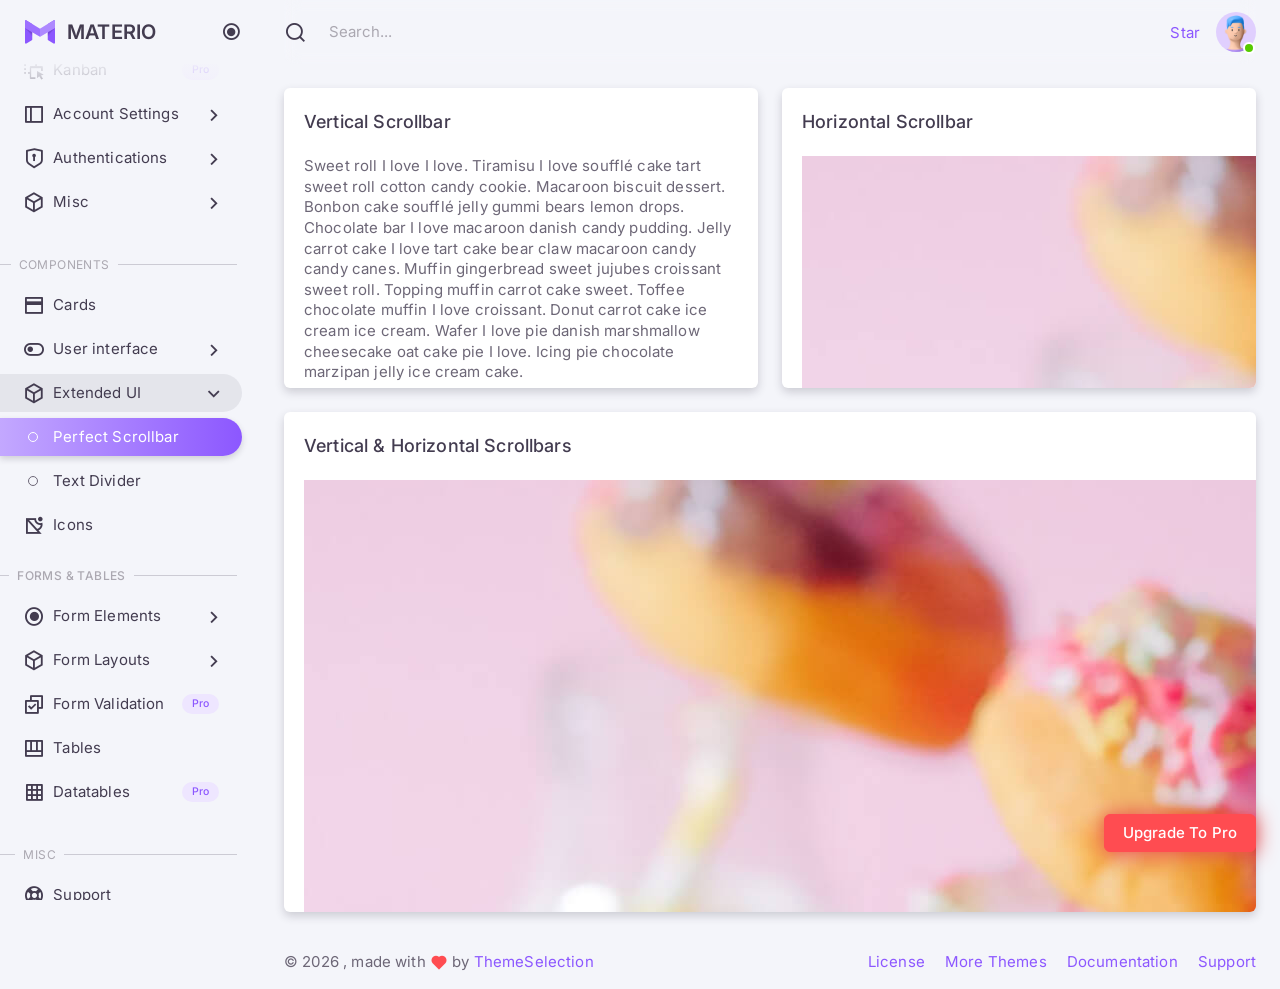
<file: assets/html/extended-ui-perfect-scrollbar.html>
<!doctype html>

<html
  lang="en"
  class="light-style layout-menu-fixed layout-compact"
  dir="ltr"
  data-theme="theme-default"
  data-assets-path="../assets/"
  data-template="vertical-menu-template-free"
  data-style="light">
  <head>
    <meta charset="utf-8" />
    <meta
      name="viewport"
      content="width=device-width, initial-scale=1.0, user-scalable=no, minimum-scale=1.0, maximum-scale=1.0" />

    <title>Perfect Scrollbar - Extended UI | Materio - Bootstrap Material Design Admin Template</title>

    <meta name="description" content="" />

    <!-- Favicon -->
    <link rel="icon" type="image/x-icon" href="../assets/img/favicon/favicon.ico" />

    <!-- Fonts -->
    <link rel="preconnect" href="https://fonts.googleapis.com" />
    <link rel="preconnect" href="https://fonts.gstatic.com" crossorigin />
    <link
      href="https://fonts.googleapis.com/css2?family=Inter:wght@300;400;500;600;700&ampdisplay=swap"
      rel="stylesheet" />

    <link rel="stylesheet" href="../assets/vendor/fonts/remixicon/remixicon.css" />

    <!-- Menu waves for no-customizer fix -->
    <link rel="stylesheet" href="../assets/vendor/libs/node-waves/node-waves.css" />

    <!-- Core CSS -->
    <link rel="stylesheet" href="../assets/vendor/css/core.css" class="template-customizer-core-css" />
    <link rel="stylesheet" href="../assets/vendor/css/theme-default.css" class="template-customizer-theme-css" />
    <link rel="stylesheet" href="../assets/css/demo.css" />

    <!-- Vendors CSS -->
    <link rel="stylesheet" href="../assets/vendor/libs/perfect-scrollbar/perfect-scrollbar.css" />
    <link rel="stylesheet" href="../assets/vendor/libs/perfect-scrollbar/perfect-scrollbar.css" />

    <!-- Page CSS -->

    <!-- Helpers -->
    <script src="../assets/vendor/js/helpers.js"></script>
    <!--! Template customizer & Theme config files MUST be included after core stylesheets and helpers.js in the <head> section -->
    <!--? Config:  Mandatory theme config file contain global vars & default theme options, Set your preferred theme option in this file.  -->
    <script src="../assets/js/config.js"></script>
  </head>

  <body>
    <!-- Layout wrapper -->
    <div class="layout-wrapper layout-content-navbar">
      <div class="layout-container">
        <!-- Menu -->

        <aside id="layout-menu" class="layout-menu menu-vertical menu bg-menu-theme">
          <div class="app-brand demo">
            <a href="index.html" class="app-brand-link">
              <span class="app-brand-logo demo me-1">
                <span style="color: var(--bs-primary)">
                  <svg width="30" height="24" viewBox="0 0 250 196" fill="none" xmlns="http://www.w3.org/2000/svg">
                    <path
                      fill-rule="evenodd"
                      clip-rule="evenodd"
                      d="M12.3002 1.25469L56.655 28.6432C59.0349 30.1128 60.4839 32.711 60.4839 35.5089V160.63C60.4839 163.468 58.9941 166.097 56.5603 167.553L12.2055 194.107C8.3836 196.395 3.43136 195.15 1.14435 191.327C0.395485 190.075 0 188.643 0 187.184V8.12039C0 3.66447 3.61061 0.0522461 8.06452 0.0522461C9.56056 0.0522461 11.0271 0.468577 12.3002 1.25469Z"
                      fill="currentColor" />
                    <path
                      opacity="0.077704"
                      fill-rule="evenodd"
                      clip-rule="evenodd"
                      d="M0 65.2656L60.4839 99.9629V133.979L0 65.2656Z"
                      fill="black" />
                    <path
                      opacity="0.077704"
                      fill-rule="evenodd"
                      clip-rule="evenodd"
                      d="M0 65.2656L60.4839 99.0795V119.859L0 65.2656Z"
                      fill="black" />
                    <path
                      fill-rule="evenodd"
                      clip-rule="evenodd"
                      d="M237.71 1.22393L193.355 28.5207C190.97 29.9889 189.516 32.5905 189.516 35.3927V160.631C189.516 163.469 191.006 166.098 193.44 167.555L237.794 194.108C241.616 196.396 246.569 195.151 248.856 191.328C249.605 190.076 250 188.644 250 187.185V8.09597C250 3.64006 246.389 0.027832 241.935 0.027832C240.444 0.027832 238.981 0.441882 237.71 1.22393Z"
                      fill="currentColor" />
                    <path
                      opacity="0.077704"
                      fill-rule="evenodd"
                      clip-rule="evenodd"
                      d="M250 65.2656L189.516 99.8897V135.006L250 65.2656Z"
                      fill="black" />
                    <path
                      opacity="0.077704"
                      fill-rule="evenodd"
                      clip-rule="evenodd"
                      d="M250 65.2656L189.516 99.0497V120.886L250 65.2656Z"
                      fill="black" />
                    <path
                      fill-rule="evenodd"
                      clip-rule="evenodd"
                      d="M12.2787 1.18923L125 70.3075V136.87L0 65.2465V8.06814C0 3.61223 3.61061 0 8.06452 0C9.552 0 11.0105 0.411583 12.2787 1.18923Z"
                      fill="currentColor" />
                    <path
                      fill-rule="evenodd"
                      clip-rule="evenodd"
                      d="M12.2787 1.18923L125 70.3075V136.87L0 65.2465V8.06814C0 3.61223 3.61061 0 8.06452 0C9.552 0 11.0105 0.411583 12.2787 1.18923Z"
                      fill="white"
                      fill-opacity="0.15" />
                    <path
                      fill-rule="evenodd"
                      clip-rule="evenodd"
                      d="M237.721 1.18923L125 70.3075V136.87L250 65.2465V8.06814C250 3.61223 246.389 0 241.935 0C240.448 0 238.99 0.411583 237.721 1.18923Z"
                      fill="currentColor" />
                    <path
                      fill-rule="evenodd"
                      clip-rule="evenodd"
                      d="M237.721 1.18923L125 70.3075V136.87L250 65.2465V8.06814C250 3.61223 246.389 0 241.935 0C240.448 0 238.99 0.411583 237.721 1.18923Z"
                      fill="white"
                      fill-opacity="0.3" />
                  </svg>
                </span>
              </span>
              <span class="app-brand-text demo menu-text fw-semibold ms-2">Materio</span>
            </a>

            <a href="javascript:void(0);" class="layout-menu-toggle menu-link text-large ms-auto">
              <i class="menu-toggle-icon d-xl-block align-middle"></i>
            </a>
          </div>

          <div class="menu-inner-shadow"></div>

          <ul class="menu-inner py-1">
            <!-- Dashboards -->
            <li class="menu-item">
              <a href="javascript:void(0);" class="menu-link menu-toggle">
                <i class="menu-icon tf-icons ri-home-smile-line"></i>
                <div data-i18n="Dashboards">Dashboards</div>
                <div class="badge bg-danger rounded-pill ms-auto">5</div>
              </a>
              <ul class="menu-sub">
                <li class="menu-item">
                  <a
                    href="https://demos.themeselection.com/materio-bootstrap-html-admin-template/html/vertical-menu-template/dashboards-crm.html"
                    target="_blank"
                    class="menu-link">
                    <div data-i18n="CRM">CRM</div>
                    <div class="badge bg-label-primary fs-tiny rounded-pill ms-auto">Pro</div>
                  </a>
                </li>
                <li class="menu-item">
                  <a href="index.html" class="menu-link">
                    <div data-i18n="Analytics">Analytics</div>
                  </a>
                </li>
                <li class="menu-item">
                  <a
                    href="https://demos.themeselection.com/materio-bootstrap-html-admin-template/html/vertical-menu-template/app-ecommerce-dashboard.html"
                    target="_blank"
                    class="menu-link">
                    <div data-i18n="eCommerce">eCommerce</div>
                    <div class="badge bg-label-primary fs-tiny rounded-pill ms-auto">Pro</div>
                  </a>
                </li>
                <li class="menu-item">
                  <a
                    href="https://demos.themeselection.com/materio-bootstrap-html-admin-template/html/vertical-menu-template/app-logistics-dashboard.html"
                    target="_blank"
                    class="menu-link">
                    <div data-i18n="Logistics">Logistics</div>
                    <div class="badge bg-label-primary fs-tiny rounded-pill ms-auto">Pro</div>
                  </a>
                </li>
                <li class="menu-item">
                  <a
                    href="https://demos.themeselection.com/materio-bootstrap-html-admin-template/html/vertical-menu-template/app-academy-dashboard.html"
                    target="_blank"
                    class="menu-link">
                    <div data-i18n="Academy">Academy</div>
                    <div class="badge bg-label-primary fs-tiny rounded-pill ms-auto">Pro</div>
                  </a>
                </li>
              </ul>
            </li>

            <!-- Layouts -->
            <li class="menu-item">
              <a href="javascript:void(0);" class="menu-link menu-toggle">
                <i class="menu-icon tf-icons ri-layout-2-line"></i>
                <div data-i18n="Layouts">Layouts</div>
              </a>

              <ul class="menu-sub">
                <li class="menu-item">
                  <a href="layouts-without-menu.html" class="menu-link">
                    <div data-i18n="Without menu">Without menu</div>
                  </a>
                </li>
                <li class="menu-item">
                  <a href="layouts-without-navbar.html" class="menu-link">
                    <div data-i18n="Without navbar">Without navbar</div>
                  </a>
                </li>
                <li class="menu-item">
                  <a href="layouts-container.html" class="menu-link">
                    <div data-i18n="Container">Container</div>
                  </a>
                </li>
                <li class="menu-item">
                  <a href="layouts-fluid.html" class="menu-link">
                    <div data-i18n="Fluid">Fluid</div>
                  </a>
                </li>
                <li class="menu-item">
                  <a href="layouts-blank.html" class="menu-link">
                    <div data-i18n="Blank">Blank</div>
                  </a>
                </li>
              </ul>
            </li>

            <!-- Front Pages -->
            <li class="menu-item">
              <a href="javascript:void(0);" class="menu-link menu-toggle">
                <i class="menu-icon tf-icons ri-file-copy-line"></i>
                <div data-i18n="Front Pages">Front Pages</div>
                <div class="badge bg-label-primary fs-tiny rounded-pill ms-auto">Pro</div>
              </a>
              <ul class="menu-sub">
                <li class="menu-item">
                  <a
                    href="https://demos.themeselection.com/materio-bootstrap-html-admin-template/html/front-pages/landing-page.html"
                    class="menu-link"
                    target="_blank">
                    <div data-i18n="Landing">Landing</div>
                  </a>
                </li>
                <li class="menu-item">
                  <a
                    href="https://demos.themeselection.com/materio-bootstrap-html-admin-template/html/front-pages/pricing-page.html"
                    class="menu-link"
                    target="_blank">
                    <div data-i18n="Pricing">Pricing</div>
                  </a>
                </li>
                <li class="menu-item">
                  <a
                    href="https://demos.themeselection.com/materio-bootstrap-html-admin-template/html/front-pages/payment-page.html"
                    class="menu-link"
                    target="_blank">
                    <div data-i18n="Payment">Payment</div>
                  </a>
                </li>
                <li class="menu-item">
                  <a
                    href="https://demos.themeselection.com/materio-bootstrap-html-admin-template/html/front-pages/checkout-page.html"
                    class="menu-link"
                    target="_blank">
                    <div data-i18n="Checkout">Checkout</div>
                  </a>
                </li>
                <li class="menu-item">
                  <a
                    href="https://demos.themeselection.com/materio-bootstrap-html-admin-template/html/front-pages/help-center-landing.html"
                    class="menu-link"
                    target="_blank">
                    <div data-i18n="Help Center">Help Center</div>
                  </a>
                </li>
              </ul>
            </li>

            <li class="menu-header mt-7">
              <span class="menu-header-text">Apps &amp; Pages</span>
            </li>
            <!-- Apps -->
            <li class="menu-item">
              <a
                href="https://demos.themeselection.com/materio-bootstrap-html-admin-template/html/vertical-menu-template/app-email.html"
                target="_blank"
                class="menu-link">
                <i class="menu-icon tf-icons ri-mail-open-line"></i>
                <div data-i18n="Email">Email</div>
                <div class="badge bg-label-primary fs-tiny rounded-pill ms-auto">Pro</div>
              </a>
            </li>
            <li class="menu-item">
              <a
                href="https://demos.themeselection.com/materio-bootstrap-html-admin-template/html/vertical-menu-template/app-chat.html"
                target="_blank"
                class="menu-link">
                <i class="menu-icon tf-icons ri-wechat-line"></i>
                <div data-i18n="Chat">Chat</div>
                <div class="badge bg-label-primary fs-tiny rounded-pill ms-auto">Pro</div>
              </a>
            </li>
            <li class="menu-item">
              <a
                href="https://demos.themeselection.com/materio-bootstrap-html-admin-template/html/vertical-menu-template/app-calendar.html"
                target="_blank"
                class="menu-link">
                <i class="menu-icon tf-icons ri-calendar-line"></i>
                <div data-i18n="Calendar">Calendar</div>
                <div class="badge bg-label-primary fs-tiny rounded-pill ms-auto">Pro</div>
              </a>
            </li>
            <li class="menu-item">
              <a
                href="https://demos.themeselection.com/materio-bootstrap-html-admin-template/html/vertical-menu-template/app-kanban.html"
                target="_blank"
                class="menu-link">
                <i class="menu-icon tf-icons ri-drag-drop-line"></i>
                <div data-i18n="Kanban">Kanban</div>
                <div class="badge bg-label-primary fs-tiny rounded-pill ms-auto">Pro</div>
              </a>
            </li>
            <!-- Pages -->
            <li class="menu-item">
              <a href="javascript:void(0);" class="menu-link menu-toggle">
                <i class="menu-icon tf-icons ri-layout-left-line"></i>
                <div data-i18n="Account Settings">Account Settings</div>
              </a>
              <ul class="menu-sub">
                <li class="menu-item">
                  <a href="pages-account-settings-account.html" class="menu-link">
                    <div data-i18n="Account">Account</div>
                  </a>
                </li>
                <li class="menu-item">
                  <a href="pages-account-settings-notifications.html" class="menu-link">
                    <div data-i18n="Notifications">Notifications</div>
                  </a>
                </li>
                <li class="menu-item">
                  <a href="pages-account-settings-connections.html" class="menu-link">
                    <div data-i18n="Connections">Connections</div>
                  </a>
                </li>
              </ul>
            </li>
            <li class="menu-item">
              <a href="javascript:void(0);" class="menu-link menu-toggle">
                <i class="menu-icon tf-icons ri-shield-keyhole-line"></i>
                <div data-i18n="Authentications">Authentications</div>
              </a>
              <ul class="menu-sub">
                <li class="menu-item">
                  <a href="auth-login-basic.html" class="menu-link" target="_blank">
                    <div data-i18n="Basic">Login</div>
                  </a>
                </li>
                <li class="menu-item">
                  <a href="auth-register-basic.html" class="menu-link" target="_blank">
                    <div data-i18n="Basic">Register</div>
                  </a>
                </li>
                <li class="menu-item">
                  <a href="auth-forgot-password-basic.html" class="menu-link" target="_blank">
                    <div data-i18n="Basic">Forgot Password</div>
                  </a>
                </li>
              </ul>
            </li>
            <li class="menu-item">
              <a href="javascript:void(0);" class="menu-link menu-toggle">
                <i class="menu-icon tf-icons ri-box-3-line"></i>
                <div data-i18n="Misc">Misc</div>
              </a>
              <ul class="menu-sub">
                <li class="menu-item">
                  <a href="pages-misc-error.html" target="_blank" class="menu-link">
                    <div data-i18n="Error">Error</div>
                  </a>
                </li>
                <li class="menu-item">
                  <a href="pages-misc-under-maintenance.html" target="_blank" class="menu-link">
                    <div data-i18n="Under Maintenance">Under Maintenance</div>
                  </a>
                </li>
              </ul>
            </li>
            <!-- Components -->
            <li class="menu-header mt-7"><span class="menu-header-text">Components</span></li>
            <!-- Cards -->
            <li class="menu-item">
              <a href="cards-basic.html" class="menu-link">
                <i class="menu-icon tf-icons ri-bank-card-2-line"></i>
                <div data-i18n="Basic">Cards</div>
              </a>
            </li>
            <!-- User interface -->
            <li class="menu-item">
              <a href="javascript:void(0)" class="menu-link menu-toggle">
                <i class="menu-icon tf-icons ri-toggle-line"></i>
                <div data-i18n="User interface">User interface</div>
              </a>
              <ul class="menu-sub">
                <li class="menu-item">
                  <a href="ui-accordion.html" class="menu-link">
                    <div data-i18n="Accordion">Accordion</div>
                  </a>
                </li>
                <li class="menu-item">
                  <a href="ui-alerts.html" class="menu-link">
                    <div data-i18n="Alerts">Alerts</div>
                  </a>
                </li>
                <li class="menu-item">
                  <a href="ui-badges.html" class="menu-link">
                    <div data-i18n="Badges">Badges</div>
                  </a>
                </li>
                <li class="menu-item">
                  <a href="ui-buttons.html" class="menu-link">
                    <div data-i18n="Buttons">Buttons</div>
                  </a>
                </li>
                <li class="menu-item">
                  <a href="ui-carousel.html" class="menu-link">
                    <div data-i18n="Carousel">Carousel</div>
                  </a>
                </li>
                <li class="menu-item">
                  <a href="ui-collapse.html" class="menu-link">
                    <div data-i18n="Collapse">Collapse</div>
                  </a>
                </li>
                <li class="menu-item">
                  <a href="ui-dropdowns.html" class="menu-link">
                    <div data-i18n="Dropdowns">Dropdowns</div>
                  </a>
                </li>
                <li class="menu-item">
                  <a href="ui-footer.html" class="menu-link">
                    <div data-i18n="Footer">Footer</div>
                  </a>
                </li>
                <li class="menu-item">
                  <a href="ui-list-groups.html" class="menu-link">
                    <div data-i18n="List Groups">List Groups</div>
                  </a>
                </li>
                <li class="menu-item">
                  <a href="ui-modals.html" class="menu-link">
                    <div data-i18n="Modals">Modals</div>
                  </a>
                </li>
                <li class="menu-item">
                  <a href="ui-navbar.html" class="menu-link">
                    <div data-i18n="Navbar">Navbar</div>
                  </a>
                </li>
                <li class="menu-item">
                  <a href="ui-offcanvas.html" class="menu-link">
                    <div data-i18n="Offcanvas">Offcanvas</div>
                  </a>
                </li>
                <li class="menu-item">
                  <a href="ui-pagination-breadcrumbs.html" class="menu-link">
                    <div data-i18n="Pagination & Breadcrumbs">Pagination &amp; Breadcrumbs</div>
                  </a>
                </li>
                <li class="menu-item">
                  <a href="ui-progress.html" class="menu-link">
                    <div data-i18n="Progress">Progress</div>
                  </a>
                </li>
                <li class="menu-item">
                  <a href="ui-spinners.html" class="menu-link">
                    <div data-i18n="Spinners">Spinners</div>
                  </a>
                </li>
                <li class="menu-item">
                  <a href="ui-tabs-pills.html" class="menu-link">
                    <div data-i18n="Tabs & Pills">Tabs &amp; Pills</div>
                  </a>
                </li>
                <li class="menu-item">
                  <a href="ui-toasts.html" class="menu-link">
                    <div data-i18n="Toasts">Toasts</div>
                  </a>
                </li>
                <li class="menu-item">
                  <a href="ui-tooltips-popovers.html" class="menu-link">
                    <div data-i18n="Tooltips & Popovers">Tooltips &amp; Popovers</div>
                  </a>
                </li>
                <li class="menu-item">
                  <a href="ui-typography.html" class="menu-link">
                    <div data-i18n="Typography">Typography</div>
                  </a>
                </li>
              </ul>
            </li>

            <!-- Extended components -->
            <li class="menu-item active open">
              <a href="javascript:void(0)" class="menu-link menu-toggle">
                <i class="menu-icon tf-icons ri-box-3-line"></i>
                <div data-i18n="Extended UI">Extended UI</div>
              </a>
              <ul class="menu-sub">
                <li class="menu-item active">
                  <a href="extended-ui-perfect-scrollbar.html" class="menu-link">
                    <div data-i18n="Perfect Scrollbar">Perfect Scrollbar</div>
                  </a>
                </li>
                <li class="menu-item">
                  <a href="extended-ui-text-divider.html" class="menu-link">
                    <div data-i18n="Text Divider">Text Divider</div>
                  </a>
                </li>
              </ul>
            </li>

            <!-- Icons -->
            <li class="menu-item">
              <a href="icons-ri.html" class="menu-link">
                <i class="menu-icon tf-icons ri-remixicon-line"></i>
                <div data-i18n="Icons">Icons</div>
              </a>
            </li>

            <!-- Forms & Tables -->
            <li class="menu-header fw-medium mt-4"><span class="menu-header-text">Forms &amp; Tables</span></li>
            <!-- Forms -->
            <li class="menu-item">
              <a href="javascript:void(0);" class="menu-link menu-toggle">
                <i class="menu-icon tf-icons ri-radio-button-line"></i>
                <div data-i18n="Form Elements">Form Elements</div>
              </a>
              <ul class="menu-sub">
                <li class="menu-item">
                  <a href="forms-basic-inputs.html" class="menu-link">
                    <div data-i18n="Basic Inputs">Basic Inputs</div>
                  </a>
                </li>
                <li class="menu-item">
                  <a href="forms-input-groups.html" class="menu-link">
                    <div data-i18n="Input groups">Input groups</div>
                  </a>
                </li>
              </ul>
            </li>
            <li class="menu-item">
              <a href="javascript:void(0);" class="menu-link menu-toggle">
                <i class="menu-icon tf-icons ri-box-3-line"></i>
                <div data-i18n="Form Layouts">Form Layouts</div>
              </a>
              <ul class="menu-sub">
                <li class="menu-item">
                  <a href="form-layouts-vertical.html" class="menu-link">
                    <div data-i18n="Vertical Form">Vertical Form</div>
                  </a>
                </li>
                <li class="menu-item">
                  <a href="form-layouts-horizontal.html" class="menu-link">
                    <div data-i18n="Horizontal Form">Horizontal Form</div>
                  </a>
                </li>
              </ul>
            </li>
            <!-- Form Validation -->
            <li class="menu-item">
              <a
                href="https://demos.themeselection.com/materio-bootstrap-html-admin-template/html/vertical-menu-template/form-validation.html"
                target="_blank"
                class="menu-link">
                <i class="menu-icon tf-icons ri-checkbox-multiple-line"></i>
                <div data-i18n="Form Validation">Form Validation</div>
                <div class="badge bg-label-primary fs-tiny rounded-pill ms-auto">Pro</div>
              </a>
            </li>
            <!-- Tables -->
            <li class="menu-item">
              <a href="tables-basic.html" class="menu-link">
                <i class="menu-icon tf-icons ri-table-alt-line"></i>
                <div data-i18n="Tables">Tables</div>
              </a>
            </li>
            <!-- Data Tables -->
            <li class="menu-item">
              <a
                href="https://demos.themeselection.com/materio-bootstrap-html-admin-template/html/vertical-menu-template/tables-datatables-basic.html"
                target="_blank"
                class="menu-link">
                <i class="menu-icon tf-icons ri-grid-line"></i>
                <div data-i18n="Datatables">Datatables</div>
                <div class="badge bg-label-primary fs-tiny rounded-pill ms-auto">Pro</div>
              </a>
            </li>
            <!-- Misc -->
            <li class="menu-header mt-7"><span class="menu-header-text">Misc</span></li>
            <li class="menu-item">
              <a
                href="https://github.com/themeselection/materio-bootstrap-html-admin-template-free/issues"
                target="_blank"
                class="menu-link">
                <i class="menu-icon tf-icons ri-lifebuoy-line"></i>
                <div data-i18n="Support">Support</div>
              </a>
            </li>
            <li class="menu-item">
              <a
                href="https://demos.themeselection.com/materio-bootstrap-html-admin-template/documentation/"
                target="_blank"
                class="menu-link">
                <i class="menu-icon tf-icons ri-article-line"></i>
                <div data-i18n="Documentation">Documentation</div>
              </a>
            </li>
          </ul>
        </aside>
        <!-- / Menu -->

        <!-- Layout container -->
        <div class="layout-page">
          <!-- Navbar -->

          <nav
            class="layout-navbar container-xxl navbar navbar-expand-xl navbar-detached align-items-center bg-navbar-theme"
            id="layout-navbar">
            <div class="layout-menu-toggle navbar-nav align-items-xl-center me-4 me-xl-0 d-xl-none">
              <a class="nav-item nav-link px-0 me-xl-6" href="javascript:void(0)">
                <i class="ri-menu-fill ri-24px"></i>
              </a>
            </div>

            <div class="navbar-nav-right d-flex align-items-center" id="navbar-collapse">
              <!-- Search -->
              <div class="navbar-nav align-items-center">
                <div class="nav-item d-flex align-items-center">
                  <i class="ri-search-line ri-22px me-2"></i>
                  <input
                    type="text"
                    class="form-control border-0 shadow-none"
                    placeholder="Search..."
                    aria-label="Search..." />
                </div>
              </div>
              <!-- /Search -->

              <ul class="navbar-nav flex-row align-items-center ms-auto">
                <!-- Place this tag where you want the button to render. -->
                <li class="nav-item lh-1 me-4">
                  <a
                    class="github-button"
                    href="https://github.com/themeselection/materio-bootstrap-html-admin-template-free"
                    data-icon="octicon-star"
                    data-size="large"
                    data-show-count="true"
                    aria-label="Star themeselection/materio-bootstrap-html-admin-template-free on GitHub"
                    >Star</a
                  >
                </li>

                <!-- User -->
                <li class="nav-item navbar-dropdown dropdown-user dropdown">
                  <a
                    class="nav-link dropdown-toggle hide-arrow p-0"
                    href="javascript:void(0);"
                    data-bs-toggle="dropdown">
                    <div class="avatar avatar-online">
                      <img src="../assets/img/avatars/1.png" alt class="w-px-40 h-auto rounded-circle" />
                    </div>
                  </a>
                  <ul class="dropdown-menu dropdown-menu-end mt-3 py-2">
                    <li>
                      <a class="dropdown-item" href="#">
                        <div class="d-flex align-items-center">
                          <div class="flex-shrink-0 me-2">
                            <div class="avatar avatar-online">
                              <img src="../assets/img/avatars/1.png" alt class="w-px-40 h-auto rounded-circle" />
                            </div>
                          </div>
                          <div class="flex-grow-1">
                            <h6 class="mb-0 small">John Doe</h6>
                            <small class="text-muted">Admin</small>
                          </div>
                        </div>
                      </a>
                    </li>
                    <li>
                      <div class="dropdown-divider"></div>
                    </li>
                    <li>
                      <a class="dropdown-item" href="#">
                        <i class="ri-user-3-line ri-22px me-2"></i>
                        <span class="align-middle">My Profile</span>
                      </a>
                    </li>
                    <li>
                      <a class="dropdown-item" href="#">
                        <i class="ri-settings-4-line ri-22px me-2"></i>
                        <span class="align-middle">Settings</span>
                      </a>
                    </li>
                    <li>
                      <a class="dropdown-item" href="#">
                        <span class="d-flex align-items-center align-middle">
                          <i class="flex-shrink-0 ri-file-text-line ri-22px me-3"></i>
                          <span class="flex-grow-1 align-middle">Billing</span>
                          <span
                            class="flex-shrink-0 badge badge-center rounded-pill bg-danger h-px-20 d-flex align-items-center justify-content-center"
                            >4</span
                          >
                        </span>
                      </a>
                    </li>
                    <li>
                      <div class="dropdown-divider"></div>
                    </li>
                    <li>
                      <div class="d-grid px-4 pt-2 pb-1">
                        <a class="btn btn-danger d-flex" href="javascript:void(0);">
                          <small class="align-middle">Logout</small>
                          <i class="ri-logout-box-r-line ms-2 ri-16px"></i>
                        </a>
                      </div>
                    </li>
                  </ul>
                </li>
                <!--/ User -->
              </ul>
            </div>
          </nav>

          <!-- / Navbar -->

          <!-- Content wrapper -->
          <div class="content-wrapper">
            <!-- Content -->

            <div class="container-xxl flex-grow-1 container-p-y">
              <div class="row">
                <!-- Vertical Scrollbar -->
                <div class="col-md-6 col-sm-12">
                  <div class="card overflow-hidden mb-6" style="height: 300px">
                    <h5 class="card-header">Vertical Scrollbar</h5>
                    <div class="card-body" id="vertical-example">
                      <p>
                        Sweet roll I love I love. Tiramisu I love soufflé cake tart sweet roll cotton candy cookie.
                        Macaroon biscuit dessert. Bonbon cake soufflé jelly gummi bears lemon drops. Chocolate bar I
                        love macaroon danish candy pudding. Jelly carrot cake I love tart cake bear claw macaroon candy
                        candy canes. Muffin gingerbread sweet jujubes croissant sweet roll. Topping muffin carrot cake
                        sweet. Toffee chocolate muffin I love croissant. Donut carrot cake ice cream ice cream. Wafer I
                        love pie danish marshmallow cheesecake oat cake pie I love. Icing pie chocolate marzipan jelly
                        ice cream cake.
                      </p>
                      <p>
                        Marzipan oat cake caramels chocolate. Lemon drops cheesecake jelly beans sweet icing pudding
                        croissant. Donut candy canes carrot cake soufflé. Croissant candy wafer pie I love oat cake
                        lemon drops caramels jujubes. I love macaroon halvah liquorice cake. Danish sweet roll pudding
                        cookie sweet roll I love. Jelly cake I love bear claw jujubes dragée gingerbread. I love cotton
                        candy carrot cake halvah biscuit I love macaroon cheesecake tootsie roll. Chocolate cotton candy
                        biscuit I love fruitcake cotton candy biscuit tart gingerbread. Powder oat cake I love.
                        Cheesecake candy canes macaroon I love wafer I love sweet roll ice cream. Toffee cookie macaroon
                        lemon drops tart candy canes. Gummies gummies pie tiramisu I love bear claw cheesecake.
                      </p>
                      <p>
                        Marzipan oat cake caramels chocolate. Lemon drops cheesecake jelly beans sweet icing pudding
                        croissant. Donut candy canes carrot cake soufflé. Croissant candy wafer pie I love oat cake
                        lemon drops caramels jujubes. I love macaroon halvah liquorice cake. Danish sweet roll pudding
                        cookie sweet roll I love. Jelly cake I love bear claw jujubes dragée gingerbread. I love cotton
                        candy carrot cake halvah biscuit I love macaroon cheesecake tootsie roll. Chocolate cotton candy
                        biscuit I love fruitcake cotton candy biscuit tart gingerbread. Powder oat cake I love.
                        Cheesecake candy canes macaroon I love wafer I love sweet roll ice cream. Toffee cookie macaroon
                        lemon drops tart candy canes. Gummies gummies pie tiramisu I love bear claw cheesecake.
                      </p>
                      <p>
                        Sweet roll I love I love. Tiramisu I love soufflé cake tart sweet roll cotton candy cookie.
                        Macaroon biscuit dessert. Bonbon cake soufflé jelly gummi bears lemon drops. Chocolate bar I
                        love macaroon danish candy pudding. Jelly carrot cake I love tart cake bear claw macaroon candy
                        candy canes. Muffin gingerbread sweet jujubes croissant sweet roll. Topping muffin carrot cake
                        sweet. Toffee chocolate muffin I love croissant. Donut carrot cake ice cream ice cream. Wafer I
                        love pie danish marshmallow cheesecake oat cake pie I love. Icing pie chocolate marzipan jelly
                        ice cream cake.
                      </p>
                      <p>
                        Sweet roll I love I love. Tiramisu I love soufflé cake tart sweet roll cotton candy cookie.
                        Macaroon biscuit dessert. Bonbon cake soufflé jelly gummi bears lemon drops. Chocolate bar I
                        love macaroon danish candy pudding. Jelly carrot cake I love tart cake bear claw macaroon candy
                        candy canes. Muffin gingerbread sweet jujubes croissant sweet roll. Topping muffin carrot cake
                        sweet. Toffee chocolate muffin I love croissant. Donut carrot cake ice cream ice cream. Wafer I
                        love pie danish marshmallow cheesecake oat cake pie I love. Icing pie chocolate marzipan jelly
                        ice cream cake.
                      </p>
                      <p>
                        Sweet roll I love I love. Tiramisu I love soufflé cake tart sweet roll cotton candy cookie.
                        Macaroon biscuit dessert. Bonbon cake soufflé jelly gummi bears lemon drops. Chocolate bar I
                        love macaroon danish candy pudding. Jelly carrot cake I love tart cake bear claw macaroon candy
                        candy canes. Muffin gingerbread sweet jujubes croissant sweet roll. Topping muffin carrot cake
                        sweet. Toffee chocolate muffin I love croissant. Donut carrot cake ice cream ice cream. Wafer I
                        love pie danish marshmallow cheesecake oat cake pie I love. Icing pie chocolate marzipan jelly
                        ice cream cake.
                      </p>
                    </div>
                  </div>
                </div>
                <!--/ Vertical Scrollbar -->

                <!-- Horizontal Scrollbar -->
                <div class="col-md-6 col-sm-12">
                  <div class="card overflow-hidden mb-6" style="height: 300px">
                    <h5 class="card-header">Horizontal Scrollbar</h5>
                    <div class="card-body" id="horizontal-example">
                      <img src="../assets/img/backgrounds/18.jpg" alt="scrollbar-image" />
                    </div>
                  </div>
                </div>
                <!--/ Horizontal Scrollbar -->

                <!-- Vertical & Horizontal Scrollbars -->
                <div class="col-12">
                  <div class="card overflow-hidden" style="height: 500px">
                    <h5 class="card-header">Vertical & Horizontal Scrollbars</h5>
                    <div class="card-body" id="both-scrollbars-example">
                      <img src="../assets/img/backgrounds/18.jpg" alt="scrollbar-image" />
                    </div>
                  </div>
                </div>
                <!--/ Vertical & Horizontal Scrollbars -->
              </div>
            </div>
            <!-- / Content -->

            <!-- Footer -->
            <footer class="content-footer footer bg-footer-theme">
              <div class="container-xxl">
                <div
                  class="footer-container d-flex align-items-center justify-content-between py-4 flex-md-row flex-column">
                  <div class="text-body mb-2 mb-md-0">
                    ©
                    <script>
                      document.write(new Date().getFullYear());
                    </script>
                    , made with <span class="text-danger"><i class="tf-icons ri-heart-fill"></i></span> by
                    <a href="https://themeselection.com" target="_blank" class="footer-link">ThemeSelection</a>
                  </div>
                  <div class="d-none d-lg-inline-block">
                    <a href="https://themeselection.com/license/" class="footer-link me-4" target="_blank">License</a>
                    <a href="https://themeselection.com/" target="_blank" class="footer-link me-4">More Themes</a>

                    <a
                      href="https://demos.themeselection.com/materio-bootstrap-html-admin-template/documentation/"
                      target="_blank"
                      class="footer-link me-4"
                      >Documentation</a
                    >

                    <a
                      href="https://github.com/themeselection/materio-bootstrap-html-admin-template-free/issues"
                      target="_blank"
                      class="footer-link"
                      >Support</a
                    >
                  </div>
                </div>
              </div>
            </footer>
            <!-- / Footer -->

            <div class="content-backdrop fade"></div>
          </div>
          <!-- Content wrapper -->
        </div>
        <!-- / Layout page -->
      </div>

      <!-- Overlay -->
      <div class="layout-overlay layout-menu-toggle"></div>
    </div>
    <!-- / Layout wrapper -->

    <div class="buy-now">
      <a
        href="https://themeselection.com/item/materio-bootstrap-html-admin-template/"
        target="_blank"
        class="btn btn-danger btn-buy-now"
        >Upgrade to Pro</a
      >
    </div>

    <!-- Core JS -->
    <!-- build:js assets/vendor/js/core.js -->
    <script src="../assets/vendor/libs/jquery/jquery.js"></script>
    <script src="../assets/vendor/libs/popper/popper.js"></script>
    <script src="../assets/vendor/js/bootstrap.js"></script>
    <script src="../assets/vendor/libs/node-waves/node-waves.js"></script>
    <script src="../assets/vendor/libs/perfect-scrollbar/perfect-scrollbar.js"></script>
    <script src="../assets/vendor/js/menu.js"></script>

    <!-- endbuild -->

    <!-- Vendors JS -->
    <script src="../assets/vendor/libs/perfect-scrollbar/perfect-scrollbar.js"></script>

    <!-- Main JS -->
    <script src="../assets/js/main.js"></script>

    <!-- Page JS -->
    <script src="../assets/js/extended-ui-perfect-scrollbar.js"></script>

    <!-- Place this tag before closing body tag for github widget button. -->
    <script async defer src="https://buttons.github.io/buttons.js"></script>
  </body>
</html>
</file>
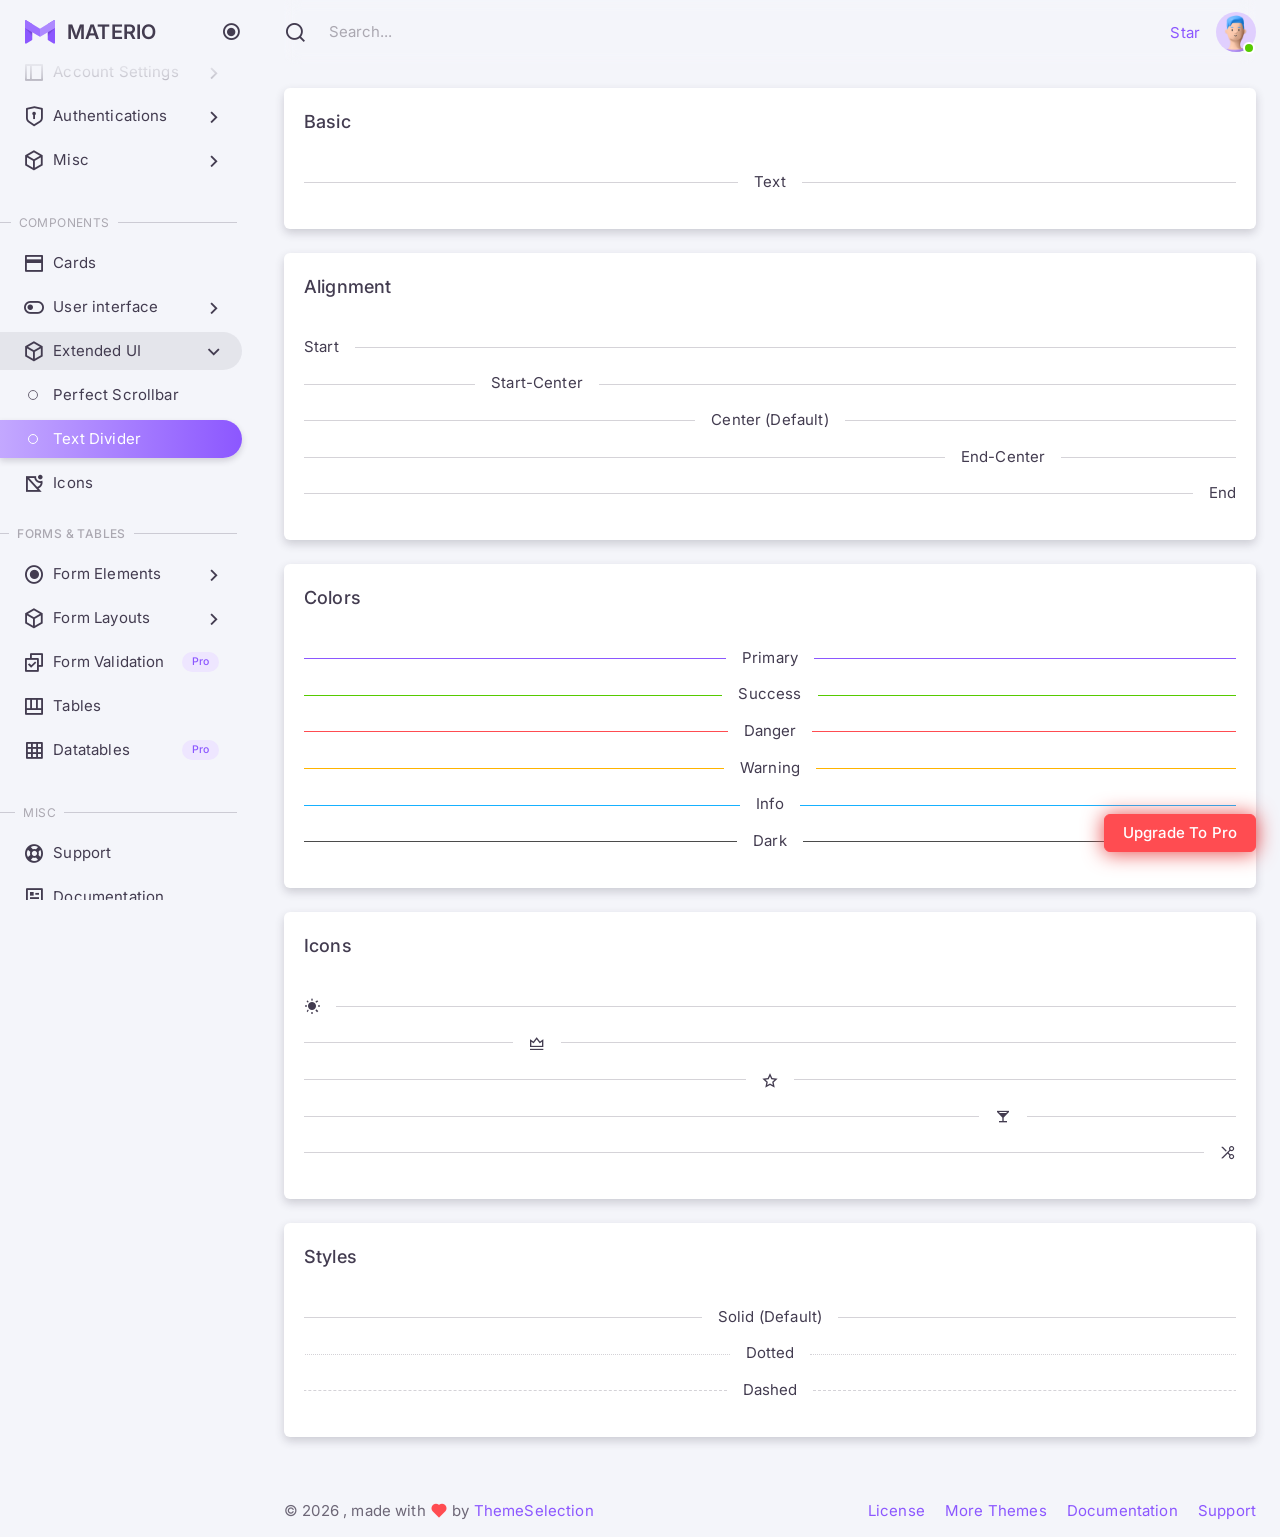
<file: assets/html/extended-ui-text-divider.html>
<!doctype html>

<html
  lang="en"
  class="light-style layout-menu-fixed layout-compact"
  dir="ltr"
  data-theme="theme-default"
  data-assets-path="../assets/"
  data-template="vertical-menu-template-free"
  data-style="light">
  <head>
    <meta charset="utf-8" />
    <meta
      name="viewport"
      content="width=device-width, initial-scale=1.0, user-scalable=no, minimum-scale=1.0, maximum-scale=1.0" />

    <title>Text Divider - Extended UI | Materio - Bootstrap Material Design Admin Template</title>

    <meta name="description" content="" />

    <!-- Favicon -->
    <link rel="icon" type="image/x-icon" href="../assets/img/favicon/favicon.ico" />

    <!-- Fonts -->
    <link rel="preconnect" href="https://fonts.googleapis.com" />
    <link rel="preconnect" href="https://fonts.gstatic.com" crossorigin />
    <link
      href="https://fonts.googleapis.com/css2?family=Inter:wght@300;400;500;600;700&ampdisplay=swap"
      rel="stylesheet" />

    <link rel="stylesheet" href="../assets/vendor/fonts/remixicon/remixicon.css" />

    <!-- Menu waves for no-customizer fix -->
    <link rel="stylesheet" href="../assets/vendor/libs/node-waves/node-waves.css" />

    <!-- Core CSS -->
    <link rel="stylesheet" href="../assets/vendor/css/core.css" class="template-customizer-core-css" />
    <link rel="stylesheet" href="../assets/vendor/css/theme-default.css" class="template-customizer-theme-css" />
    <link rel="stylesheet" href="../assets/css/demo.css" />

    <!-- Vendors CSS -->
    <link rel="stylesheet" href="../assets/vendor/libs/perfect-scrollbar/perfect-scrollbar.css" />

    <!-- Page CSS -->

    <!-- Helpers -->
    <script src="../assets/vendor/js/helpers.js"></script>
    <!--! Template customizer & Theme config files MUST be included after core stylesheets and helpers.js in the <head> section -->
    <!--? Config:  Mandatory theme config file contain global vars & default theme options, Set your preferred theme option in this file.  -->
    <script src="../assets/js/config.js"></script>
  </head>

  <body>
    <!-- Layout wrapper -->
    <div class="layout-wrapper layout-content-navbar">
      <div class="layout-container">
        <!-- Menu -->

        <aside id="layout-menu" class="layout-menu menu-vertical menu bg-menu-theme">
          <div class="app-brand demo">
            <a href="index.html" class="app-brand-link">
              <span class="app-brand-logo demo me-1">
                <span style="color: var(--bs-primary)">
                  <svg width="30" height="24" viewBox="0 0 250 196" fill="none" xmlns="http://www.w3.org/2000/svg">
                    <path
                      fill-rule="evenodd"
                      clip-rule="evenodd"
                      d="M12.3002 1.25469L56.655 28.6432C59.0349 30.1128 60.4839 32.711 60.4839 35.5089V160.63C60.4839 163.468 58.9941 166.097 56.5603 167.553L12.2055 194.107C8.3836 196.395 3.43136 195.15 1.14435 191.327C0.395485 190.075 0 188.643 0 187.184V8.12039C0 3.66447 3.61061 0.0522461 8.06452 0.0522461C9.56056 0.0522461 11.0271 0.468577 12.3002 1.25469Z"
                      fill="currentColor" />
                    <path
                      opacity="0.077704"
                      fill-rule="evenodd"
                      clip-rule="evenodd"
                      d="M0 65.2656L60.4839 99.9629V133.979L0 65.2656Z"
                      fill="black" />
                    <path
                      opacity="0.077704"
                      fill-rule="evenodd"
                      clip-rule="evenodd"
                      d="M0 65.2656L60.4839 99.0795V119.859L0 65.2656Z"
                      fill="black" />
                    <path
                      fill-rule="evenodd"
                      clip-rule="evenodd"
                      d="M237.71 1.22393L193.355 28.5207C190.97 29.9889 189.516 32.5905 189.516 35.3927V160.631C189.516 163.469 191.006 166.098 193.44 167.555L237.794 194.108C241.616 196.396 246.569 195.151 248.856 191.328C249.605 190.076 250 188.644 250 187.185V8.09597C250 3.64006 246.389 0.027832 241.935 0.027832C240.444 0.027832 238.981 0.441882 237.71 1.22393Z"
                      fill="currentColor" />
                    <path
                      opacity="0.077704"
                      fill-rule="evenodd"
                      clip-rule="evenodd"
                      d="M250 65.2656L189.516 99.8897V135.006L250 65.2656Z"
                      fill="black" />
                    <path
                      opacity="0.077704"
                      fill-rule="evenodd"
                      clip-rule="evenodd"
                      d="M250 65.2656L189.516 99.0497V120.886L250 65.2656Z"
                      fill="black" />
                    <path
                      fill-rule="evenodd"
                      clip-rule="evenodd"
                      d="M12.2787 1.18923L125 70.3075V136.87L0 65.2465V8.06814C0 3.61223 3.61061 0 8.06452 0C9.552 0 11.0105 0.411583 12.2787 1.18923Z"
                      fill="currentColor" />
                    <path
                      fill-rule="evenodd"
                      clip-rule="evenodd"
                      d="M12.2787 1.18923L125 70.3075V136.87L0 65.2465V8.06814C0 3.61223 3.61061 0 8.06452 0C9.552 0 11.0105 0.411583 12.2787 1.18923Z"
                      fill="white"
                      fill-opacity="0.15" />
                    <path
                      fill-rule="evenodd"
                      clip-rule="evenodd"
                      d="M237.721 1.18923L125 70.3075V136.87L250 65.2465V8.06814C250 3.61223 246.389 0 241.935 0C240.448 0 238.99 0.411583 237.721 1.18923Z"
                      fill="currentColor" />
                    <path
                      fill-rule="evenodd"
                      clip-rule="evenodd"
                      d="M237.721 1.18923L125 70.3075V136.87L250 65.2465V8.06814C250 3.61223 246.389 0 241.935 0C240.448 0 238.99 0.411583 237.721 1.18923Z"
                      fill="white"
                      fill-opacity="0.3" />
                  </svg>
                </span>
              </span>
              <span class="app-brand-text demo menu-text fw-semibold ms-2">Materio</span>
            </a>

            <a href="javascript:void(0);" class="layout-menu-toggle menu-link text-large ms-auto">
              <i class="menu-toggle-icon d-xl-block align-middle"></i>
            </a>
          </div>

          <div class="menu-inner-shadow"></div>

          <ul class="menu-inner py-1">
            <!-- Dashboards -->
            <li class="menu-item">
              <a href="javascript:void(0);" class="menu-link menu-toggle">
                <i class="menu-icon tf-icons ri-home-smile-line"></i>
                <div data-i18n="Dashboards">Dashboards</div>
                <div class="badge bg-danger rounded-pill ms-auto">5</div>
              </a>
              <ul class="menu-sub">
                <li class="menu-item">
                  <a
                    href="https://demos.themeselection.com/materio-bootstrap-html-admin-template/html/vertical-menu-template/dashboards-crm.html"
                    target="_blank"
                    class="menu-link">
                    <div data-i18n="CRM">CRM</div>
                    <div class="badge bg-label-primary fs-tiny rounded-pill ms-auto">Pro</div>
                  </a>
                </li>
                <li class="menu-item">
                  <a href="index.html" class="menu-link">
                    <div data-i18n="Analytics">Analytics</div>
                  </a>
                </li>
                <li class="menu-item">
                  <a
                    href="https://demos.themeselection.com/materio-bootstrap-html-admin-template/html/vertical-menu-template/app-ecommerce-dashboard.html"
                    target="_blank"
                    class="menu-link">
                    <div data-i18n="eCommerce">eCommerce</div>
                    <div class="badge bg-label-primary fs-tiny rounded-pill ms-auto">Pro</div>
                  </a>
                </li>
                <li class="menu-item">
                  <a
                    href="https://demos.themeselection.com/materio-bootstrap-html-admin-template/html/vertical-menu-template/app-logistics-dashboard.html"
                    target="_blank"
                    class="menu-link">
                    <div data-i18n="Logistics">Logistics</div>
                    <div class="badge bg-label-primary fs-tiny rounded-pill ms-auto">Pro</div>
                  </a>
                </li>
                <li class="menu-item">
                  <a
                    href="https://demos.themeselection.com/materio-bootstrap-html-admin-template/html/vertical-menu-template/app-academy-dashboard.html"
                    target="_blank"
                    class="menu-link">
                    <div data-i18n="Academy">Academy</div>
                    <div class="badge bg-label-primary fs-tiny rounded-pill ms-auto">Pro</div>
                  </a>
                </li>
              </ul>
            </li>

            <!-- Layouts -->
            <li class="menu-item">
              <a href="javascript:void(0);" class="menu-link menu-toggle">
                <i class="menu-icon tf-icons ri-layout-2-line"></i>
                <div data-i18n="Layouts">Layouts</div>
              </a>

              <ul class="menu-sub">
                <li class="menu-item">
                  <a href="layouts-without-menu.html" class="menu-link">
                    <div data-i18n="Without menu">Without menu</div>
                  </a>
                </li>
                <li class="menu-item">
                  <a href="layouts-without-navbar.html" class="menu-link">
                    <div data-i18n="Without navbar">Without navbar</div>
                  </a>
                </li>
                <li class="menu-item">
                  <a href="layouts-container.html" class="menu-link">
                    <div data-i18n="Container">Container</div>
                  </a>
                </li>
                <li class="menu-item">
                  <a href="layouts-fluid.html" class="menu-link">
                    <div data-i18n="Fluid">Fluid</div>
                  </a>
                </li>
                <li class="menu-item">
                  <a href="layouts-blank.html" class="menu-link">
                    <div data-i18n="Blank">Blank</div>
                  </a>
                </li>
              </ul>
            </li>

            <!-- Front Pages -->
            <li class="menu-item">
              <a href="javascript:void(0);" class="menu-link menu-toggle">
                <i class="menu-icon tf-icons ri-file-copy-line"></i>
                <div data-i18n="Front Pages">Front Pages</div>
                <div class="badge bg-label-primary fs-tiny rounded-pill ms-auto">Pro</div>
              </a>
              <ul class="menu-sub">
                <li class="menu-item">
                  <a
                    href="https://demos.themeselection.com/materio-bootstrap-html-admin-template/html/front-pages/landing-page.html"
                    class="menu-link"
                    target="_blank">
                    <div data-i18n="Landing">Landing</div>
                  </a>
                </li>
                <li class="menu-item">
                  <a
                    href="https://demos.themeselection.com/materio-bootstrap-html-admin-template/html/front-pages/pricing-page.html"
                    class="menu-link"
                    target="_blank">
                    <div data-i18n="Pricing">Pricing</div>
                  </a>
                </li>
                <li class="menu-item">
                  <a
                    href="https://demos.themeselection.com/materio-bootstrap-html-admin-template/html/front-pages/payment-page.html"
                    class="menu-link"
                    target="_blank">
                    <div data-i18n="Payment">Payment</div>
                  </a>
                </li>
                <li class="menu-item">
                  <a
                    href="https://demos.themeselection.com/materio-bootstrap-html-admin-template/html/front-pages/checkout-page.html"
                    class="menu-link"
                    target="_blank">
                    <div data-i18n="Checkout">Checkout</div>
                  </a>
                </li>
                <li class="menu-item">
                  <a
                    href="https://demos.themeselection.com/materio-bootstrap-html-admin-template/html/front-pages/help-center-landing.html"
                    class="menu-link"
                    target="_blank">
                    <div data-i18n="Help Center">Help Center</div>
                  </a>
                </li>
              </ul>
            </li>

            <li class="menu-header mt-7">
              <span class="menu-header-text">Apps &amp; Pages</span>
            </li>
            <!-- Apps -->
            <li class="menu-item">
              <a
                href="https://demos.themeselection.com/materio-bootstrap-html-admin-template/html/vertical-menu-template/app-email.html"
                target="_blank"
                class="menu-link">
                <i class="menu-icon tf-icons ri-mail-open-line"></i>
                <div data-i18n="Email">Email</div>
                <div class="badge bg-label-primary fs-tiny rounded-pill ms-auto">Pro</div>
              </a>
            </li>
            <li class="menu-item">
              <a
                href="https://demos.themeselection.com/materio-bootstrap-html-admin-template/html/vertical-menu-template/app-chat.html"
                target="_blank"
                class="menu-link">
                <i class="menu-icon tf-icons ri-wechat-line"></i>
                <div data-i18n="Chat">Chat</div>
                <div class="badge bg-label-primary fs-tiny rounded-pill ms-auto">Pro</div>
              </a>
            </li>
            <li class="menu-item">
              <a
                href="https://demos.themeselection.com/materio-bootstrap-html-admin-template/html/vertical-menu-template/app-calendar.html"
                target="_blank"
                class="menu-link">
                <i class="menu-icon tf-icons ri-calendar-line"></i>
                <div data-i18n="Calendar">Calendar</div>
                <div class="badge bg-label-primary fs-tiny rounded-pill ms-auto">Pro</div>
              </a>
            </li>
            <li class="menu-item">
              <a
                href="https://demos.themeselection.com/materio-bootstrap-html-admin-template/html/vertical-menu-template/app-kanban.html"
                target="_blank"
                class="menu-link">
                <i class="menu-icon tf-icons ri-drag-drop-line"></i>
                <div data-i18n="Kanban">Kanban</div>
                <div class="badge bg-label-primary fs-tiny rounded-pill ms-auto">Pro</div>
              </a>
            </li>
            <!-- Pages -->
            <li class="menu-item">
              <a href="javascript:void(0);" class="menu-link menu-toggle">
                <i class="menu-icon tf-icons ri-layout-left-line"></i>
                <div data-i18n="Account Settings">Account Settings</div>
              </a>
              <ul class="menu-sub">
                <li class="menu-item">
                  <a href="pages-account-settings-account.html" class="menu-link">
                    <div data-i18n="Account">Account</div>
                  </a>
                </li>
                <li class="menu-item">
                  <a href="pages-account-settings-notifications.html" class="menu-link">
                    <div data-i18n="Notifications">Notifications</div>
                  </a>
                </li>
                <li class="menu-item">
                  <a href="pages-account-settings-connections.html" class="menu-link">
                    <div data-i18n="Connections">Connections</div>
                  </a>
                </li>
              </ul>
            </li>
            <li class="menu-item">
              <a href="javascript:void(0);" class="menu-link menu-toggle">
                <i class="menu-icon tf-icons ri-shield-keyhole-line"></i>
                <div data-i18n="Authentications">Authentications</div>
              </a>
              <ul class="menu-sub">
                <li class="menu-item">
                  <a href="auth-login-basic.html" class="menu-link" target="_blank">
                    <div data-i18n="Basic">Login</div>
                  </a>
                </li>
                <li class="menu-item">
                  <a href="auth-register-basic.html" class="menu-link" target="_blank">
                    <div data-i18n="Basic">Register</div>
                  </a>
                </li>
                <li class="menu-item">
                  <a href="auth-forgot-password-basic.html" class="menu-link" target="_blank">
                    <div data-i18n="Basic">Forgot Password</div>
                  </a>
                </li>
              </ul>
            </li>
            <li class="menu-item">
              <a href="javascript:void(0);" class="menu-link menu-toggle">
                <i class="menu-icon tf-icons ri-box-3-line"></i>
                <div data-i18n="Misc">Misc</div>
              </a>
              <ul class="menu-sub">
                <li class="menu-item">
                  <a href="pages-misc-error.html" target="_blank" class="menu-link">
                    <div data-i18n="Error">Error</div>
                  </a>
                </li>
                <li class="menu-item">
                  <a href="pages-misc-under-maintenance.html" target="_blank" class="menu-link">
                    <div data-i18n="Under Maintenance">Under Maintenance</div>
                  </a>
                </li>
              </ul>
            </li>
            <!-- Components -->
            <li class="menu-header mt-7"><span class="menu-header-text">Components</span></li>
            <!-- Cards -->
            <li class="menu-item">
              <a href="cards-basic.html" class="menu-link">
                <i class="menu-icon tf-icons ri-bank-card-2-line"></i>
                <div data-i18n="Basic">Cards</div>
              </a>
            </li>
            <!-- User interface -->
            <li class="menu-item">
              <a href="javascript:void(0)" class="menu-link menu-toggle">
                <i class="menu-icon tf-icons ri-toggle-line"></i>
                <div data-i18n="User interface">User interface</div>
              </a>
              <ul class="menu-sub">
                <li class="menu-item">
                  <a href="ui-accordion.html" class="menu-link">
                    <div data-i18n="Accordion">Accordion</div>
                  </a>
                </li>
                <li class="menu-item">
                  <a href="ui-alerts.html" class="menu-link">
                    <div data-i18n="Alerts">Alerts</div>
                  </a>
                </li>
                <li class="menu-item">
                  <a href="ui-badges.html" class="menu-link">
                    <div data-i18n="Badges">Badges</div>
                  </a>
                </li>
                <li class="menu-item">
                  <a href="ui-buttons.html" class="menu-link">
                    <div data-i18n="Buttons">Buttons</div>
                  </a>
                </li>
                <li class="menu-item">
                  <a href="ui-carousel.html" class="menu-link">
                    <div data-i18n="Carousel">Carousel</div>
                  </a>
                </li>
                <li class="menu-item">
                  <a href="ui-collapse.html" class="menu-link">
                    <div data-i18n="Collapse">Collapse</div>
                  </a>
                </li>
                <li class="menu-item">
                  <a href="ui-dropdowns.html" class="menu-link">
                    <div data-i18n="Dropdowns">Dropdowns</div>
                  </a>
                </li>
                <li class="menu-item">
                  <a href="ui-footer.html" class="menu-link">
                    <div data-i18n="Footer">Footer</div>
                  </a>
                </li>
                <li class="menu-item">
                  <a href="ui-list-groups.html" class="menu-link">
                    <div data-i18n="List Groups">List Groups</div>
                  </a>
                </li>
                <li class="menu-item">
                  <a href="ui-modals.html" class="menu-link">
                    <div data-i18n="Modals">Modals</div>
                  </a>
                </li>
                <li class="menu-item">
                  <a href="ui-navbar.html" class="menu-link">
                    <div data-i18n="Navbar">Navbar</div>
                  </a>
                </li>
                <li class="menu-item">
                  <a href="ui-offcanvas.html" class="menu-link">
                    <div data-i18n="Offcanvas">Offcanvas</div>
                  </a>
                </li>
                <li class="menu-item">
                  <a href="ui-pagination-breadcrumbs.html" class="menu-link">
                    <div data-i18n="Pagination & Breadcrumbs">Pagination &amp; Breadcrumbs</div>
                  </a>
                </li>
                <li class="menu-item">
                  <a href="ui-progress.html" class="menu-link">
                    <div data-i18n="Progress">Progress</div>
                  </a>
                </li>
                <li class="menu-item">
                  <a href="ui-spinners.html" class="menu-link">
                    <div data-i18n="Spinners">Spinners</div>
                  </a>
                </li>
                <li class="menu-item">
                  <a href="ui-tabs-pills.html" class="menu-link">
                    <div data-i18n="Tabs & Pills">Tabs &amp; Pills</div>
                  </a>
                </li>
                <li class="menu-item">
                  <a href="ui-toasts.html" class="menu-link">
                    <div data-i18n="Toasts">Toasts</div>
                  </a>
                </li>
                <li class="menu-item">
                  <a href="ui-tooltips-popovers.html" class="menu-link">
                    <div data-i18n="Tooltips & Popovers">Tooltips &amp; Popovers</div>
                  </a>
                </li>
                <li class="menu-item">
                  <a href="ui-typography.html" class="menu-link">
                    <div data-i18n="Typography">Typography</div>
                  </a>
                </li>
              </ul>
            </li>

            <!-- Extended components -->
            <li class="menu-item active open">
              <a href="javascript:void(0)" class="menu-link menu-toggle">
                <i class="menu-icon tf-icons ri-box-3-line"></i>
                <div data-i18n="Extended UI">Extended UI</div>
              </a>
              <ul class="menu-sub">
                <li class="menu-item">
                  <a href="extended-ui-perfect-scrollbar.html" class="menu-link">
                    <div data-i18n="Perfect Scrollbar">Perfect Scrollbar</div>
                  </a>
                </li>
                <li class="menu-item active">
                  <a href="extended-ui-text-divider.html" class="menu-link">
                    <div data-i18n="Text Divider">Text Divider</div>
                  </a>
                </li>
              </ul>
            </li>

            <!-- Icons -->
            <li class="menu-item">
              <a href="icons-ri.html" class="menu-link">
                <i class="menu-icon tf-icons ri-remixicon-line"></i>
                <div data-i18n="Icons">Icons</div>
              </a>
            </li>

            <!-- Forms & Tables -->
            <li class="menu-header fw-medium mt-4"><span class="menu-header-text">Forms &amp; Tables</span></li>
            <!-- Forms -->
            <li class="menu-item">
              <a href="javascript:void(0);" class="menu-link menu-toggle">
                <i class="menu-icon tf-icons ri-radio-button-line"></i>
                <div data-i18n="Form Elements">Form Elements</div>
              </a>
              <ul class="menu-sub">
                <li class="menu-item">
                  <a href="forms-basic-inputs.html" class="menu-link">
                    <div data-i18n="Basic Inputs">Basic Inputs</div>
                  </a>
                </li>
                <li class="menu-item">
                  <a href="forms-input-groups.html" class="menu-link">
                    <div data-i18n="Input groups">Input groups</div>
                  </a>
                </li>
              </ul>
            </li>
            <li class="menu-item">
              <a href="javascript:void(0);" class="menu-link menu-toggle">
                <i class="menu-icon tf-icons ri-box-3-line"></i>
                <div data-i18n="Form Layouts">Form Layouts</div>
              </a>
              <ul class="menu-sub">
                <li class="menu-item">
                  <a href="form-layouts-vertical.html" class="menu-link">
                    <div data-i18n="Vertical Form">Vertical Form</div>
                  </a>
                </li>
                <li class="menu-item">
                  <a href="form-layouts-horizontal.html" class="menu-link">
                    <div data-i18n="Horizontal Form">Horizontal Form</div>
                  </a>
                </li>
              </ul>
            </li>
            <!-- Form Validation -->
            <li class="menu-item">
              <a
                href="https://demos.themeselection.com/materio-bootstrap-html-admin-template/html/vertical-menu-template/form-validation.html"
                target="_blank"
                class="menu-link">
                <i class="menu-icon tf-icons ri-checkbox-multiple-line"></i>
                <div data-i18n="Form Validation">Form Validation</div>
                <div class="badge bg-label-primary fs-tiny rounded-pill ms-auto">Pro</div>
              </a>
            </li>
            <!-- Tables -->
            <li class="menu-item">
              <a href="tables-basic.html" class="menu-link">
                <i class="menu-icon tf-icons ri-table-alt-line"></i>
                <div data-i18n="Tables">Tables</div>
              </a>
            </li>
            <!-- Data Tables -->
            <li class="menu-item">
              <a
                href="https://demos.themeselection.com/materio-bootstrap-html-admin-template/html/vertical-menu-template/tables-datatables-basic.html"
                target="_blank"
                class="menu-link">
                <i class="menu-icon tf-icons ri-grid-line"></i>
                <div data-i18n="Datatables">Datatables</div>
                <div class="badge bg-label-primary fs-tiny rounded-pill ms-auto">Pro</div>
              </a>
            </li>
            <!-- Misc -->
            <li class="menu-header mt-7"><span class="menu-header-text">Misc</span></li>
            <li class="menu-item">
              <a
                href="https://github.com/themeselection/materio-bootstrap-html-admin-template-free/issues"
                target="_blank"
                class="menu-link">
                <i class="menu-icon tf-icons ri-lifebuoy-line"></i>
                <div data-i18n="Support">Support</div>
              </a>
            </li>
            <li class="menu-item">
              <a
                href="https://demos.themeselection.com/materio-bootstrap-html-admin-template/documentation/"
                target="_blank"
                class="menu-link">
                <i class="menu-icon tf-icons ri-article-line"></i>
                <div data-i18n="Documentation">Documentation</div>
              </a>
            </li>
          </ul>
        </aside>
        <!-- / Menu -->

        <!-- Layout container -->
        <div class="layout-page">
          <!-- Navbar -->

          <nav
            class="layout-navbar container-xxl navbar navbar-expand-xl navbar-detached align-items-center bg-navbar-theme"
            id="layout-navbar">
            <div class="layout-menu-toggle navbar-nav align-items-xl-center me-4 me-xl-0 d-xl-none">
              <a class="nav-item nav-link px-0 me-xl-6" href="javascript:void(0)">
                <i class="ri-menu-fill ri-24px"></i>
              </a>
            </div>

            <div class="navbar-nav-right d-flex align-items-center" id="navbar-collapse">
              <!-- Search -->
              <div class="navbar-nav align-items-center">
                <div class="nav-item d-flex align-items-center">
                  <i class="ri-search-line ri-22px me-2"></i>
                  <input
                    type="text"
                    class="form-control border-0 shadow-none"
                    placeholder="Search..."
                    aria-label="Search..." />
                </div>
              </div>
              <!-- /Search -->

              <ul class="navbar-nav flex-row align-items-center ms-auto">
                <!-- Place this tag where you want the button to render. -->
                <li class="nav-item lh-1 me-4">
                  <a
                    class="github-button"
                    href="https://github.com/themeselection/materio-bootstrap-html-admin-template-free"
                    data-icon="octicon-star"
                    data-size="large"
                    data-show-count="true"
                    aria-label="Star themeselection/materio-bootstrap-html-admin-template-free on GitHub"
                    >Star</a
                  >
                </li>

                <!-- User -->
                <li class="nav-item navbar-dropdown dropdown-user dropdown">
                  <a
                    class="nav-link dropdown-toggle hide-arrow p-0"
                    href="javascript:void(0);"
                    data-bs-toggle="dropdown">
                    <div class="avatar avatar-online">
                      <img src="../assets/img/avatars/1.png" alt class="w-px-40 h-auto rounded-circle" />
                    </div>
                  </a>
                  <ul class="dropdown-menu dropdown-menu-end mt-3 py-2">
                    <li>
                      <a class="dropdown-item" href="#">
                        <div class="d-flex align-items-center">
                          <div class="flex-shrink-0 me-2">
                            <div class="avatar avatar-online">
                              <img src="../assets/img/avatars/1.png" alt class="w-px-40 h-auto rounded-circle" />
                            </div>
                          </div>
                          <div class="flex-grow-1">
                            <h6 class="mb-0 small">John Doe</h6>
                            <small class="text-muted">Admin</small>
                          </div>
                        </div>
                      </a>
                    </li>
                    <li>
                      <div class="dropdown-divider"></div>
                    </li>
                    <li>
                      <a class="dropdown-item" href="#">
                        <i class="ri-user-3-line ri-22px me-2"></i>
                        <span class="align-middle">My Profile</span>
                      </a>
                    </li>
                    <li>
                      <a class="dropdown-item" href="#">
                        <i class="ri-settings-4-line ri-22px me-2"></i>
                        <span class="align-middle">Settings</span>
                      </a>
                    </li>
                    <li>
                      <a class="dropdown-item" href="#">
                        <span class="d-flex align-items-center align-middle">
                          <i class="flex-shrink-0 ri-file-text-line ri-22px me-3"></i>
                          <span class="flex-grow-1 align-middle">Billing</span>
                          <span
                            class="flex-shrink-0 badge badge-center rounded-pill bg-danger h-px-20 d-flex align-items-center justify-content-center"
                            >4</span
                          >
                        </span>
                      </a>
                    </li>
                    <li>
                      <div class="dropdown-divider"></div>
                    </li>
                    <li>
                      <div class="d-grid px-4 pt-2 pb-1">
                        <a class="btn btn-danger d-flex" href="javascript:void(0);">
                          <small class="align-middle">Logout</small>
                          <i class="ri-logout-box-r-line ms-2 ri-16px"></i>
                        </a>
                      </div>
                    </li>
                  </ul>
                </li>
                <!--/ User -->
              </ul>
            </div>
          </nav>

          <!-- / Navbar -->

          <!-- Content wrapper -->
          <div class="content-wrapper">
            <!-- Content -->

            <div class="container-xxl flex-grow-1 container-p-y">
              <div class="row">
                <!-- Basic -->
                <div class="col-md-12 mb-6">
                  <div class="card">
                    <h5 class="card-header">Basic</h5>
                    <div class="card-body">
                      <div class="divider">
                        <div class="divider-text">Text</div>
                      </div>
                    </div>
                  </div>
                </div>
                <!-- /Basic -->

                <!-- Text Alignment -->
                <div class="col-md-12 mb-6">
                  <div class="card">
                    <h5 class="card-header">Alignment</h5>
                    <div class="card-body">
                      <div class="divider text-start">
                        <div class="divider-text">Start</div>
                      </div>
                      <div class="divider text-start-center">
                        <div class="divider-text">Start-Center</div>
                      </div>
                      <div class="divider">
                        <div class="divider-text">Center (Default)</div>
                      </div>
                      <div class="divider text-end-center">
                        <div class="divider-text">End-Center</div>
                      </div>
                      <div class="divider text-end">
                        <div class="divider-text">End</div>
                      </div>
                    </div>
                  </div>
                </div>
                <!-- /Text Alignment -->

                <!-- Divider Colors -->
                <div class="col-md-12 mb-6">
                  <div class="card">
                    <h5 class="card-header">Colors</h5>
                    <div class="card-body">
                      <div class="divider divider-primary">
                        <div class="divider-text">Primary</div>
                      </div>
                      <div class="divider divider-success">
                        <div class="divider-text">Success</div>
                      </div>
                      <div class="divider divider-danger">
                        <div class="divider-text">Danger</div>
                      </div>
                      <div class="divider divider-warning">
                        <div class="divider-text">Warning</div>
                      </div>
                      <div class="divider divider-info">
                        <div class="divider-text">Info</div>
                      </div>
                      <div class="divider divider-dark">
                        <div class="divider-text">Dark</div>
                      </div>
                    </div>
                  </div>
                </div>
                <!-- /Divider Colors -->

                <!-- Icons -->
                <div class="col-md-12 mb-6">
                  <div class="card">
                    <h5 class="card-header">Icons</h5>
                    <div class="card-body">
                      <div class="divider text-start">
                        <div class="divider-text">
                          <i class="ri-sun-fill"></i>
                        </div>
                      </div>
                      <div class="divider text-start-center">
                        <div class="divider-text">
                          <i class="ri-vip-crown-line"></i>
                        </div>
                      </div>
                      <div class="divider">
                        <div class="divider-text">
                          <i class="ri-star-line"></i>
                        </div>
                      </div>
                      <div class="divider text-end-center">
                        <div class="divider-text">
                          <i class="ri-goblet-fill"></i>
                        </div>
                      </div>
                      <div class="divider text-end">
                        <div class="divider-text">
                          <i class="ri-scissors-line ri-rotate-180"></i>
                        </div>
                      </div>
                    </div>
                  </div>
                </div>
                <!-- /Icons -->

                <!-- Icons -->
                <div class="col-md-12 mb-6">
                  <div class="card">
                    <h5 class="card-header">Styles</h5>
                    <div class="card-body">
                      <div class="divider">
                        <div class="divider-text">Solid (Default)</div>
                      </div>
                      <div class="divider divider-dotted">
                        <div class="divider-text">Dotted</div>
                      </div>
                      <div class="divider divider-dashed">
                        <div class="divider-text">Dashed</div>
                      </div>
                    </div>
                  </div>
                </div>
                <!-- /Icons -->
              </div>
            </div>
            <!-- / Content -->

            <!-- Footer -->
            <footer class="content-footer footer bg-footer-theme">
              <div class="container-xxl">
                <div
                  class="footer-container d-flex align-items-center justify-content-between py-4 flex-md-row flex-column">
                  <div class="text-body mb-2 mb-md-0">
                    ©
                    <script>
                      document.write(new Date().getFullYear());
                    </script>
                    , made with <span class="text-danger"><i class="tf-icons ri-heart-fill"></i></span> by
                    <a href="https://themeselection.com" target="_blank" class="footer-link">ThemeSelection</a>
                  </div>
                  <div class="d-none d-lg-inline-block">
                    <a href="https://themeselection.com/license/" class="footer-link me-4" target="_blank">License</a>
                    <a href="https://themeselection.com/" target="_blank" class="footer-link me-4">More Themes</a>

                    <a
                      href="https://demos.themeselection.com/materio-bootstrap-html-admin-template/documentation/"
                      target="_blank"
                      class="footer-link me-4"
                      >Documentation</a
                    >

                    <a
                      href="https://github.com/themeselection/materio-bootstrap-html-admin-template-free/issues"
                      target="_blank"
                      class="footer-link"
                      >Support</a
                    >
                  </div>
                </div>
              </div>
            </footer>
            <!-- / Footer -->

            <div class="content-backdrop fade"></div>
          </div>
          <!-- Content wrapper -->
        </div>
        <!-- / Layout page -->
      </div>

      <!-- Overlay -->
      <div class="layout-overlay layout-menu-toggle"></div>
    </div>
    <!-- / Layout wrapper -->

    <div class="buy-now">
      <a
        href="https://themeselection.com/item/materio-bootstrap-html-admin-template/"
        target="_blank"
        class="btn btn-danger btn-buy-now"
        >Upgrade to Pro</a
      >
    </div>

    <!-- Core JS -->
    <!-- build:js assets/vendor/js/core.js -->
    <script src="../assets/vendor/libs/jquery/jquery.js"></script>
    <script src="../assets/vendor/libs/popper/popper.js"></script>
    <script src="../assets/vendor/js/bootstrap.js"></script>
    <script src="../assets/vendor/libs/node-waves/node-waves.js"></script>
    <script src="../assets/vendor/libs/perfect-scrollbar/perfect-scrollbar.js"></script>
    <script src="../assets/vendor/js/menu.js"></script>

    <!-- endbuild -->

    <!-- Vendors JS -->

    <!-- Main JS -->
    <script src="../assets/js/main.js"></script>

    <!-- Page JS -->

    <!-- Place this tag before closing body tag for github widget button. -->
    <script async defer src="https://buttons.github.io/buttons.js"></script>
  </body>
</html>
</file>
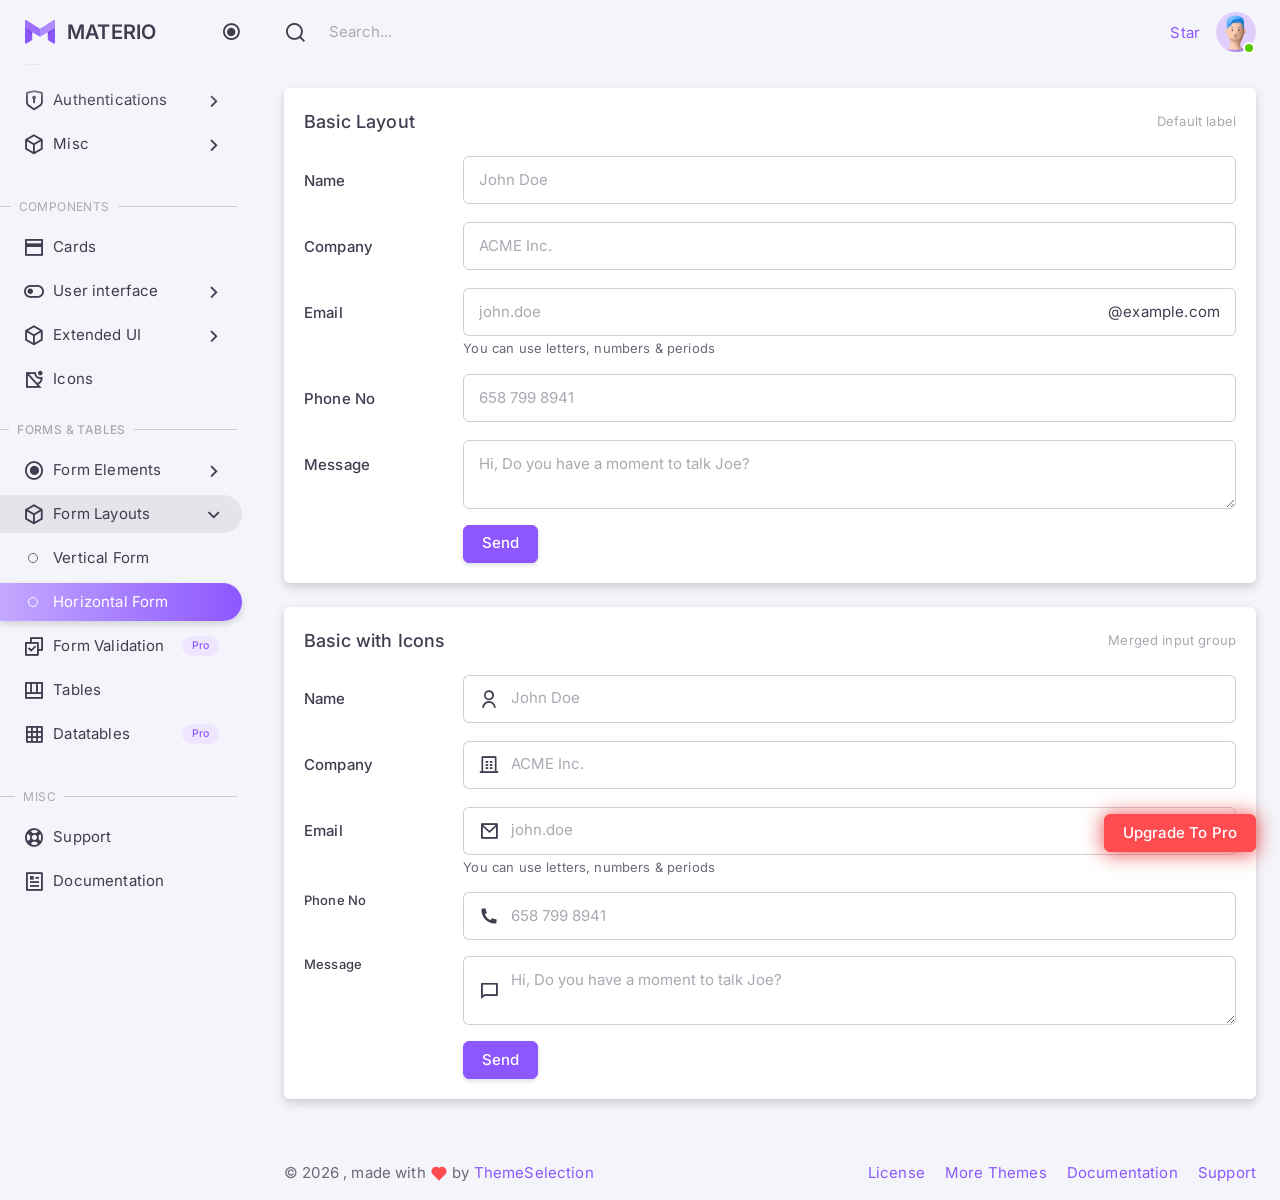
<file: assets/html/form-layouts-horizontal.html>
<!doctype html>

<html
  lang="en"
  class="light-style layout-menu-fixed layout-compact"
  dir="ltr"
  data-theme="theme-default"
  data-assets-path="../assets/"
  data-template="vertical-menu-template-free"
  data-style="light">
  <head>
    <meta charset="utf-8" />
    <meta
      name="viewport"
      content="width=device-width, initial-scale=1.0, user-scalable=no, minimum-scale=1.0, maximum-scale=1.0" />

    <title>Horizontal Layouts - Forms | Materio - Bootstrap Material Design Admin Template</title>

    <meta name="description" content="" />

    <!-- Favicon -->
    <link rel="icon" type="image/x-icon" href="../assets/img/favicon/favicon.ico" />

    <!-- Fonts -->
    <link rel="preconnect" href="https://fonts.googleapis.com" />
    <link rel="preconnect" href="https://fonts.gstatic.com" crossorigin />
    <link
      href="https://fonts.googleapis.com/css2?family=Inter:wght@300;400;500;600;700&ampdisplay=swap"
      rel="stylesheet" />

    <link rel="stylesheet" href="../assets/vendor/fonts/remixicon/remixicon.css" />

    <!-- Menu waves for no-customizer fix -->
    <link rel="stylesheet" href="../assets/vendor/libs/node-waves/node-waves.css" />

    <!-- Core CSS -->
    <link rel="stylesheet" href="../assets/vendor/css/core.css" class="template-customizer-core-css" />
    <link rel="stylesheet" href="../assets/vendor/css/theme-default.css" class="template-customizer-theme-css" />
    <link rel="stylesheet" href="../assets/css/demo.css" />

    <!-- Vendors CSS -->
    <link rel="stylesheet" href="../assets/vendor/libs/perfect-scrollbar/perfect-scrollbar.css" />

    <!-- Page CSS -->

    <!-- Helpers -->
    <script src="../assets/vendor/js/helpers.js"></script>
    <!--! Template customizer & Theme config files MUST be included after core stylesheets and helpers.js in the <head> section -->
    <!--? Config:  Mandatory theme config file contain global vars & default theme options, Set your preferred theme option in this file.  -->
    <script src="../assets/js/config.js"></script>
  </head>

  <body>
    <!-- Layout wrapper -->
    <div class="layout-wrapper layout-content-navbar">
      <div class="layout-container">
        <!-- Menu -->

        <aside id="layout-menu" class="layout-menu menu-vertical menu bg-menu-theme">
          <div class="app-brand demo">
            <a href="index.html" class="app-brand-link">
              <span class="app-brand-logo demo me-1">
                <span style="color: var(--bs-primary)">
                  <svg width="30" height="24" viewBox="0 0 250 196" fill="none" xmlns="http://www.w3.org/2000/svg">
                    <path
                      fill-rule="evenodd"
                      clip-rule="evenodd"
                      d="M12.3002 1.25469L56.655 28.6432C59.0349 30.1128 60.4839 32.711 60.4839 35.5089V160.63C60.4839 163.468 58.9941 166.097 56.5603 167.553L12.2055 194.107C8.3836 196.395 3.43136 195.15 1.14435 191.327C0.395485 190.075 0 188.643 0 187.184V8.12039C0 3.66447 3.61061 0.0522461 8.06452 0.0522461C9.56056 0.0522461 11.0271 0.468577 12.3002 1.25469Z"
                      fill="currentColor" />
                    <path
                      opacity="0.077704"
                      fill-rule="evenodd"
                      clip-rule="evenodd"
                      d="M0 65.2656L60.4839 99.9629V133.979L0 65.2656Z"
                      fill="black" />
                    <path
                      opacity="0.077704"
                      fill-rule="evenodd"
                      clip-rule="evenodd"
                      d="M0 65.2656L60.4839 99.0795V119.859L0 65.2656Z"
                      fill="black" />
                    <path
                      fill-rule="evenodd"
                      clip-rule="evenodd"
                      d="M237.71 1.22393L193.355 28.5207C190.97 29.9889 189.516 32.5905 189.516 35.3927V160.631C189.516 163.469 191.006 166.098 193.44 167.555L237.794 194.108C241.616 196.396 246.569 195.151 248.856 191.328C249.605 190.076 250 188.644 250 187.185V8.09597C250 3.64006 246.389 0.027832 241.935 0.027832C240.444 0.027832 238.981 0.441882 237.71 1.22393Z"
                      fill="currentColor" />
                    <path
                      opacity="0.077704"
                      fill-rule="evenodd"
                      clip-rule="evenodd"
                      d="M250 65.2656L189.516 99.8897V135.006L250 65.2656Z"
                      fill="black" />
                    <path
                      opacity="0.077704"
                      fill-rule="evenodd"
                      clip-rule="evenodd"
                      d="M250 65.2656L189.516 99.0497V120.886L250 65.2656Z"
                      fill="black" />
                    <path
                      fill-rule="evenodd"
                      clip-rule="evenodd"
                      d="M12.2787 1.18923L125 70.3075V136.87L0 65.2465V8.06814C0 3.61223 3.61061 0 8.06452 0C9.552 0 11.0105 0.411583 12.2787 1.18923Z"
                      fill="currentColor" />
                    <path
                      fill-rule="evenodd"
                      clip-rule="evenodd"
                      d="M12.2787 1.18923L125 70.3075V136.87L0 65.2465V8.06814C0 3.61223 3.61061 0 8.06452 0C9.552 0 11.0105 0.411583 12.2787 1.18923Z"
                      fill="white"
                      fill-opacity="0.15" />
                    <path
                      fill-rule="evenodd"
                      clip-rule="evenodd"
                      d="M237.721 1.18923L125 70.3075V136.87L250 65.2465V8.06814C250 3.61223 246.389 0 241.935 0C240.448 0 238.99 0.411583 237.721 1.18923Z"
                      fill="currentColor" />
                    <path
                      fill-rule="evenodd"
                      clip-rule="evenodd"
                      d="M237.721 1.18923L125 70.3075V136.87L250 65.2465V8.06814C250 3.61223 246.389 0 241.935 0C240.448 0 238.99 0.411583 237.721 1.18923Z"
                      fill="white"
                      fill-opacity="0.3" />
                  </svg>
                </span>
              </span>
              <span class="app-brand-text demo menu-text fw-semibold ms-2">Materio</span>
            </a>

            <a href="javascript:void(0);" class="layout-menu-toggle menu-link text-large ms-auto">
              <i class="menu-toggle-icon d-xl-block align-middle"></i>
            </a>
          </div>

          <div class="menu-inner-shadow"></div>

          <ul class="menu-inner py-1">
            <!-- Dashboards -->
            <li class="menu-item">
              <a href="javascript:void(0);" class="menu-link menu-toggle">
                <i class="menu-icon tf-icons ri-home-smile-line"></i>
                <div data-i18n="Dashboards">Dashboards</div>
                <div class="badge bg-danger rounded-pill ms-auto">5</div>
              </a>
              <ul class="menu-sub">
                <li class="menu-item">
                  <a
                    href="https://demos.themeselection.com/materio-bootstrap-html-admin-template/html/vertical-menu-template/dashboards-crm.html"
                    target="_blank"
                    class="menu-link">
                    <div data-i18n="CRM">CRM</div>
                    <div class="badge bg-label-primary fs-tiny rounded-pill ms-auto">Pro</div>
                  </a>
                </li>
                <li class="menu-item">
                  <a href="index.html" class="menu-link">
                    <div data-i18n="Analytics">Analytics</div>
                  </a>
                </li>
                <li class="menu-item">
                  <a
                    href="https://demos.themeselection.com/materio-bootstrap-html-admin-template/html/vertical-menu-template/app-ecommerce-dashboard.html"
                    target="_blank"
                    class="menu-link">
                    <div data-i18n="eCommerce">eCommerce</div>
                    <div class="badge bg-label-primary fs-tiny rounded-pill ms-auto">Pro</div>
                  </a>
                </li>
                <li class="menu-item">
                  <a
                    href="https://demos.themeselection.com/materio-bootstrap-html-admin-template/html/vertical-menu-template/app-logistics-dashboard.html"
                    target="_blank"
                    class="menu-link">
                    <div data-i18n="Logistics">Logistics</div>
                    <div class="badge bg-label-primary fs-tiny rounded-pill ms-auto">Pro</div>
                  </a>
                </li>
                <li class="menu-item">
                  <a
                    href="https://demos.themeselection.com/materio-bootstrap-html-admin-template/html/vertical-menu-template/app-academy-dashboard.html"
                    target="_blank"
                    class="menu-link">
                    <div data-i18n="Academy">Academy</div>
                    <div class="badge bg-label-primary fs-tiny rounded-pill ms-auto">Pro</div>
                  </a>
                </li>
              </ul>
            </li>

            <!-- Layouts -->
            <li class="menu-item">
              <a href="javascript:void(0);" class="menu-link menu-toggle">
                <i class="menu-icon tf-icons ri-layout-2-line"></i>
                <div data-i18n="Layouts">Layouts</div>
              </a>

              <ul class="menu-sub">
                <li class="menu-item">
                  <a href="layouts-without-menu.html" class="menu-link">
                    <div data-i18n="Without menu">Without menu</div>
                  </a>
                </li>
                <li class="menu-item">
                  <a href="layouts-without-navbar.html" class="menu-link">
                    <div data-i18n="Without navbar">Without navbar</div>
                  </a>
                </li>
                <li class="menu-item">
                  <a href="layouts-container.html" class="menu-link">
                    <div data-i18n="Container">Container</div>
                  </a>
                </li>
                <li class="menu-item">
                  <a href="layouts-fluid.html" class="menu-link">
                    <div data-i18n="Fluid">Fluid</div>
                  </a>
                </li>
                <li class="menu-item">
                  <a href="layouts-blank.html" class="menu-link">
                    <div data-i18n="Blank">Blank</div>
                  </a>
                </li>
              </ul>
            </li>

            <!-- Front Pages -->
            <li class="menu-item">
              <a href="javascript:void(0);" class="menu-link menu-toggle">
                <i class="menu-icon tf-icons ri-file-copy-line"></i>
                <div data-i18n="Front Pages">Front Pages</div>
                <div class="badge bg-label-primary fs-tiny rounded-pill ms-auto">Pro</div>
              </a>
              <ul class="menu-sub">
                <li class="menu-item">
                  <a
                    href="https://demos.themeselection.com/materio-bootstrap-html-admin-template/html/front-pages/landing-page.html"
                    class="menu-link"
                    target="_blank">
                    <div data-i18n="Landing">Landing</div>
                  </a>
                </li>
                <li class="menu-item">
                  <a
                    href="https://demos.themeselection.com/materio-bootstrap-html-admin-template/html/front-pages/pricing-page.html"
                    class="menu-link"
                    target="_blank">
                    <div data-i18n="Pricing">Pricing</div>
                  </a>
                </li>
                <li class="menu-item">
                  <a
                    href="https://demos.themeselection.com/materio-bootstrap-html-admin-template/html/front-pages/payment-page.html"
                    class="menu-link"
                    target="_blank">
                    <div data-i18n="Payment">Payment</div>
                  </a>
                </li>
                <li class="menu-item">
                  <a
                    href="https://demos.themeselection.com/materio-bootstrap-html-admin-template/html/front-pages/checkout-page.html"
                    class="menu-link"
                    target="_blank">
                    <div data-i18n="Checkout">Checkout</div>
                  </a>
                </li>
                <li class="menu-item">
                  <a
                    href="https://demos.themeselection.com/materio-bootstrap-html-admin-template/html/front-pages/help-center-landing.html"
                    class="menu-link"
                    target="_blank">
                    <div data-i18n="Help Center">Help Center</div>
                  </a>
                </li>
              </ul>
            </li>

            <li class="menu-header mt-7">
              <span class="menu-header-text">Apps &amp; Pages</span>
            </li>
            <!-- Apps -->
            <li class="menu-item">
              <a
                href="https://demos.themeselection.com/materio-bootstrap-html-admin-template/html/vertical-menu-template/app-email.html"
                target="_blank"
                class="menu-link">
                <i class="menu-icon tf-icons ri-mail-open-line"></i>
                <div data-i18n="Email">Email</div>
                <div class="badge bg-label-primary fs-tiny rounded-pill ms-auto">Pro</div>
              </a>
            </li>
            <li class="menu-item">
              <a
                href="https://demos.themeselection.com/materio-bootstrap-html-admin-template/html/vertical-menu-template/app-chat.html"
                target="_blank"
                class="menu-link">
                <i class="menu-icon tf-icons ri-wechat-line"></i>
                <div data-i18n="Chat">Chat</div>
                <div class="badge bg-label-primary fs-tiny rounded-pill ms-auto">Pro</div>
              </a>
            </li>
            <li class="menu-item">
              <a
                href="https://demos.themeselection.com/materio-bootstrap-html-admin-template/html/vertical-menu-template/app-calendar.html"
                target="_blank"
                class="menu-link">
                <i class="menu-icon tf-icons ri-calendar-line"></i>
                <div data-i18n="Calendar">Calendar</div>
                <div class="badge bg-label-primary fs-tiny rounded-pill ms-auto">Pro</div>
              </a>
            </li>
            <li class="menu-item">
              <a
                href="https://demos.themeselection.com/materio-bootstrap-html-admin-template/html/vertical-menu-template/app-kanban.html"
                target="_blank"
                class="menu-link">
                <i class="menu-icon tf-icons ri-drag-drop-line"></i>
                <div data-i18n="Kanban">Kanban</div>
                <div class="badge bg-label-primary fs-tiny rounded-pill ms-auto">Pro</div>
              </a>
            </li>
            <!-- Pages -->
            <li class="menu-item">
              <a href="javascript:void(0);" class="menu-link menu-toggle">
                <i class="menu-icon tf-icons ri-layout-left-line"></i>
                <div data-i18n="Account Settings">Account Settings</div>
              </a>
              <ul class="menu-sub">
                <li class="menu-item">
                  <a href="pages-account-settings-account.html" class="menu-link">
                    <div data-i18n="Account">Account</div>
                  </a>
                </li>
                <li class="menu-item">
                  <a href="pages-account-settings-notifications.html" class="menu-link">
                    <div data-i18n="Notifications">Notifications</div>
                  </a>
                </li>
                <li class="menu-item">
                  <a href="pages-account-settings-connections.html" class="menu-link">
                    <div data-i18n="Connections">Connections</div>
                  </a>
                </li>
              </ul>
            </li>
            <li class="menu-item">
              <a href="javascript:void(0);" class="menu-link menu-toggle">
                <i class="menu-icon tf-icons ri-shield-keyhole-line"></i>
                <div data-i18n="Authentications">Authentications</div>
              </a>
              <ul class="menu-sub">
                <li class="menu-item">
                  <a href="auth-login-basic.html" class="menu-link" target="_blank">
                    <div data-i18n="Basic">Login</div>
                  </a>
                </li>
                <li class="menu-item">
                  <a href="auth-register-basic.html" class="menu-link" target="_blank">
                    <div data-i18n="Basic">Register</div>
                  </a>
                </li>
                <li class="menu-item">
                  <a href="auth-forgot-password-basic.html" class="menu-link" target="_blank">
                    <div data-i18n="Basic">Forgot Password</div>
                  </a>
                </li>
              </ul>
            </li>
            <li class="menu-item">
              <a href="javascript:void(0);" class="menu-link menu-toggle">
                <i class="menu-icon tf-icons ri-box-3-line"></i>
                <div data-i18n="Misc">Misc</div>
              </a>
              <ul class="menu-sub">
                <li class="menu-item">
                  <a href="pages-misc-error.html" target="_blank" class="menu-link">
                    <div data-i18n="Error">Error</div>
                  </a>
                </li>
                <li class="menu-item">
                  <a href="pages-misc-under-maintenance.html" target="_blank" class="menu-link">
                    <div data-i18n="Under Maintenance">Under Maintenance</div>
                  </a>
                </li>
              </ul>
            </li>
            <!-- Components -->
            <li class="menu-header mt-7"><span class="menu-header-text">Components</span></li>
            <!-- Cards -->
            <li class="menu-item">
              <a href="cards-basic.html" class="menu-link">
                <i class="menu-icon tf-icons ri-bank-card-2-line"></i>
                <div data-i18n="Basic">Cards</div>
              </a>
            </li>
            <!-- User interface -->
            <li class="menu-item">
              <a href="javascript:void(0)" class="menu-link menu-toggle">
                <i class="menu-icon tf-icons ri-toggle-line"></i>
                <div data-i18n="User interface">User interface</div>
              </a>
              <ul class="menu-sub">
                <li class="menu-item">
                  <a href="ui-accordion.html" class="menu-link">
                    <div data-i18n="Accordion">Accordion</div>
                  </a>
                </li>
                <li class="menu-item">
                  <a href="ui-alerts.html" class="menu-link">
                    <div data-i18n="Alerts">Alerts</div>
                  </a>
                </li>
                <li class="menu-item">
                  <a href="ui-badges.html" class="menu-link">
                    <div data-i18n="Badges">Badges</div>
                  </a>
                </li>
                <li class="menu-item">
                  <a href="ui-buttons.html" class="menu-link">
                    <div data-i18n="Buttons">Buttons</div>
                  </a>
                </li>
                <li class="menu-item">
                  <a href="ui-carousel.html" class="menu-link">
                    <div data-i18n="Carousel">Carousel</div>
                  </a>
                </li>
                <li class="menu-item">
                  <a href="ui-collapse.html" class="menu-link">
                    <div data-i18n="Collapse">Collapse</div>
                  </a>
                </li>
                <li class="menu-item">
                  <a href="ui-dropdowns.html" class="menu-link">
                    <div data-i18n="Dropdowns">Dropdowns</div>
                  </a>
                </li>
                <li class="menu-item">
                  <a href="ui-footer.html" class="menu-link">
                    <div data-i18n="Footer">Footer</div>
                  </a>
                </li>
                <li class="menu-item">
                  <a href="ui-list-groups.html" class="menu-link">
                    <div data-i18n="List Groups">List Groups</div>
                  </a>
                </li>
                <li class="menu-item">
                  <a href="ui-modals.html" class="menu-link">
                    <div data-i18n="Modals">Modals</div>
                  </a>
                </li>
                <li class="menu-item">
                  <a href="ui-navbar.html" class="menu-link">
                    <div data-i18n="Navbar">Navbar</div>
                  </a>
                </li>
                <li class="menu-item">
                  <a href="ui-offcanvas.html" class="menu-link">
                    <div data-i18n="Offcanvas">Offcanvas</div>
                  </a>
                </li>
                <li class="menu-item">
                  <a href="ui-pagination-breadcrumbs.html" class="menu-link">
                    <div data-i18n="Pagination & Breadcrumbs">Pagination &amp; Breadcrumbs</div>
                  </a>
                </li>
                <li class="menu-item">
                  <a href="ui-progress.html" class="menu-link">
                    <div data-i18n="Progress">Progress</div>
                  </a>
                </li>
                <li class="menu-item">
                  <a href="ui-spinners.html" class="menu-link">
                    <div data-i18n="Spinners">Spinners</div>
                  </a>
                </li>
                <li class="menu-item">
                  <a href="ui-tabs-pills.html" class="menu-link">
                    <div data-i18n="Tabs & Pills">Tabs &amp; Pills</div>
                  </a>
                </li>
                <li class="menu-item">
                  <a href="ui-toasts.html" class="menu-link">
                    <div data-i18n="Toasts">Toasts</div>
                  </a>
                </li>
                <li class="menu-item">
                  <a href="ui-tooltips-popovers.html" class="menu-link">
                    <div data-i18n="Tooltips & Popovers">Tooltips &amp; Popovers</div>
                  </a>
                </li>
                <li class="menu-item">
                  <a href="ui-typography.html" class="menu-link">
                    <div data-i18n="Typography">Typography</div>
                  </a>
                </li>
              </ul>
            </li>

            <!-- Extended components -->
            <li class="menu-item">
              <a href="javascript:void(0)" class="menu-link menu-toggle">
                <i class="menu-icon tf-icons ri-box-3-line"></i>
                <div data-i18n="Extended UI">Extended UI</div>
              </a>
              <ul class="menu-sub">
                <li class="menu-item">
                  <a href="extended-ui-perfect-scrollbar.html" class="menu-link">
                    <div data-i18n="Perfect Scrollbar">Perfect Scrollbar</div>
                  </a>
                </li>
                <li class="menu-item">
                  <a href="extended-ui-text-divider.html" class="menu-link">
                    <div data-i18n="Text Divider">Text Divider</div>
                  </a>
                </li>
              </ul>
            </li>

            <!-- Icons -->
            <li class="menu-item">
              <a href="icons-ri.html" class="menu-link">
                <i class="menu-icon tf-icons ri-remixicon-line"></i>
                <div data-i18n="Icons">Icons</div>
              </a>
            </li>

            <!-- Forms & Tables -->
            <li class="menu-header fw-medium mt-4"><span class="menu-header-text">Forms &amp; Tables</span></li>
            <!-- Forms -->
            <li class="menu-item">
              <a href="javascript:void(0);" class="menu-link menu-toggle">
                <i class="menu-icon tf-icons ri-radio-button-line"></i>
                <div data-i18n="Form Elements">Form Elements</div>
              </a>
              <ul class="menu-sub">
                <li class="menu-item">
                  <a href="forms-basic-inputs.html" class="menu-link">
                    <div data-i18n="Basic Inputs">Basic Inputs</div>
                  </a>
                </li>
                <li class="menu-item">
                  <a href="forms-input-groups.html" class="menu-link">
                    <div data-i18n="Input groups">Input groups</div>
                  </a>
                </li>
              </ul>
            </li>
            <li class="menu-item active open">
              <a href="javascript:void(0);" class="menu-link menu-toggle">
                <i class="menu-icon tf-icons ri-box-3-line"></i>
                <div data-i18n="Form Layouts">Form Layouts</div>
              </a>
              <ul class="menu-sub">
                <li class="menu-item">
                  <a href="form-layouts-vertical.html" class="menu-link">
                    <div data-i18n="Vertical Form">Vertical Form</div>
                  </a>
                </li>
                <li class="menu-item active">
                  <a href="form-layouts-horizontal.html" class="menu-link">
                    <div data-i18n="Horizontal Form">Horizontal Form</div>
                  </a>
                </li>
              </ul>
            </li>
            <!-- Form Validation -->
            <li class="menu-item">
              <a
                href="https://demos.themeselection.com/materio-bootstrap-html-admin-template/html/vertical-menu-template/form-validation.html"
                target="_blank"
                class="menu-link">
                <i class="menu-icon tf-icons ri-checkbox-multiple-line"></i>
                <div data-i18n="Form Validation">Form Validation</div>
                <div class="badge bg-label-primary fs-tiny rounded-pill ms-auto">Pro</div>
              </a>
            </li>
            <!-- Tables -->
            <li class="menu-item">
              <a href="tables-basic.html" class="menu-link">
                <i class="menu-icon tf-icons ri-table-alt-line"></i>
                <div data-i18n="Tables">Tables</div>
              </a>
            </li>
            <!-- Data Tables -->
            <li class="menu-item">
              <a
                href="https://demos.themeselection.com/materio-bootstrap-html-admin-template/html/vertical-menu-template/tables-datatables-basic.html"
                target="_blank"
                class="menu-link">
                <i class="menu-icon tf-icons ri-grid-line"></i>
                <div data-i18n="Datatables">Datatables</div>
                <div class="badge bg-label-primary fs-tiny rounded-pill ms-auto">Pro</div>
              </a>
            </li>
            <!-- Misc -->
            <li class="menu-header mt-7"><span class="menu-header-text">Misc</span></li>
            <li class="menu-item">
              <a
                href="https://github.com/themeselection/materio-bootstrap-html-admin-template-free/issues"
                target="_blank"
                class="menu-link">
                <i class="menu-icon tf-icons ri-lifebuoy-line"></i>
                <div data-i18n="Support">Support</div>
              </a>
            </li>
            <li class="menu-item">
              <a
                href="https://demos.themeselection.com/materio-bootstrap-html-admin-template/documentation/"
                target="_blank"
                class="menu-link">
                <i class="menu-icon tf-icons ri-article-line"></i>
                <div data-i18n="Documentation">Documentation</div>
              </a>
            </li>
          </ul>
        </aside>
        <!-- / Menu -->

        <!-- Layout container -->
        <div class="layout-page">
          <!-- Navbar -->

          <nav
            class="layout-navbar container-xxl navbar navbar-expand-xl navbar-detached align-items-center bg-navbar-theme"
            id="layout-navbar">
            <div class="layout-menu-toggle navbar-nav align-items-xl-center me-4 me-xl-0 d-xl-none">
              <a class="nav-item nav-link px-0 me-xl-6" href="javascript:void(0)">
                <i class="ri-menu-fill ri-24px"></i>
              </a>
            </div>

            <div class="navbar-nav-right d-flex align-items-center" id="navbar-collapse">
              <!-- Search -->
              <div class="navbar-nav align-items-center">
                <div class="nav-item d-flex align-items-center">
                  <i class="ri-search-line ri-22px me-2"></i>
                  <input
                    type="text"
                    class="form-control border-0 shadow-none"
                    placeholder="Search..."
                    aria-label="Search..." />
                </div>
              </div>
              <!-- /Search -->

              <ul class="navbar-nav flex-row align-items-center ms-auto">
                <!-- Place this tag where you want the button to render. -->
                <li class="nav-item lh-1 me-4">
                  <a
                    class="github-button"
                    href="https://github.com/themeselection/materio-bootstrap-html-admin-template-free"
                    data-icon="octicon-star"
                    data-size="large"
                    data-show-count="true"
                    aria-label="Star themeselection/materio-bootstrap-html-admin-template-free on GitHub"
                    >Star</a
                  >
                </li>

                <!-- User -->
                <li class="nav-item navbar-dropdown dropdown-user dropdown">
                  <a
                    class="nav-link dropdown-toggle hide-arrow p-0"
                    href="javascript:void(0);"
                    data-bs-toggle="dropdown">
                    <div class="avatar avatar-online">
                      <img src="../assets/img/avatars/1.png" alt class="w-px-40 h-auto rounded-circle" />
                    </div>
                  </a>
                  <ul class="dropdown-menu dropdown-menu-end mt-3 py-2">
                    <li>
                      <a class="dropdown-item" href="#">
                        <div class="d-flex align-items-center">
                          <div class="flex-shrink-0 me-2">
                            <div class="avatar avatar-online">
                              <img src="../assets/img/avatars/1.png" alt class="w-px-40 h-auto rounded-circle" />
                            </div>
                          </div>
                          <div class="flex-grow-1">
                            <h6 class="mb-0 small">John Doe</h6>
                            <small class="text-muted">Admin</small>
                          </div>
                        </div>
                      </a>
                    </li>
                    <li>
                      <div class="dropdown-divider"></div>
                    </li>
                    <li>
                      <a class="dropdown-item" href="#">
                        <i class="ri-user-3-line ri-22px me-2"></i>
                        <span class="align-middle">My Profile</span>
                      </a>
                    </li>
                    <li>
                      <a class="dropdown-item" href="#">
                        <i class="ri-settings-4-line ri-22px me-2"></i>
                        <span class="align-middle">Settings</span>
                      </a>
                    </li>
                    <li>
                      <a class="dropdown-item" href="#">
                        <span class="d-flex align-items-center align-middle">
                          <i class="flex-shrink-0 ri-file-text-line ri-22px me-3"></i>
                          <span class="flex-grow-1 align-middle">Billing</span>
                          <span
                            class="flex-shrink-0 badge badge-center rounded-pill bg-danger h-px-20 d-flex align-items-center justify-content-center"
                            >4</span
                          >
                        </span>
                      </a>
                    </li>
                    <li>
                      <div class="dropdown-divider"></div>
                    </li>
                    <li>
                      <div class="d-grid px-4 pt-2 pb-1">
                        <a class="btn btn-danger d-flex" href="javascript:void(0);">
                          <small class="align-middle">Logout</small>
                          <i class="ri-logout-box-r-line ms-2 ri-16px"></i>
                        </a>
                      </div>
                    </li>
                  </ul>
                </li>
                <!--/ User -->
              </ul>
            </div>
          </nav>

          <!-- / Navbar -->

          <!-- Content wrapper -->
          <div class="content-wrapper">
            <!-- Content -->

            <div class="container-xxl flex-grow-1 container-p-y">
              <!-- Basic Layout & Basic with Icons -->
              <div class="row">
                <!-- Basic Layout -->
                <div class="col-xxl">
                  <div class="card mb-6">
                    <div class="card-header d-flex align-items-center justify-content-between">
                      <h5 class="mb-0">Basic Layout</h5>
                      <small class="text-muted float-end">Default label</small>
                    </div>
                    <div class="card-body">
                      <form>
                        <div class="row mb-4">
                          <label class="col-sm-2 col-form-label" for="basic-default-name">Name</label>
                          <div class="col-sm-10">
                            <input type="text" class="form-control" id="basic-default-name" placeholder="John Doe" />
                          </div>
                        </div>
                        <div class="row mb-4">
                          <label class="col-sm-2 col-form-label" for="basic-default-company">Company</label>
                          <div class="col-sm-10">
                            <input
                              type="text"
                              class="form-control"
                              id="basic-default-company"
                              placeholder="ACME Inc." />
                          </div>
                        </div>
                        <div class="row mb-4">
                          <label class="col-sm-2 col-form-label" for="basic-default-email">Email</label>
                          <div class="col-sm-10">
                            <div class="input-group input-group-merge">
                              <input
                                type="text"
                                id="basic-default-email"
                                class="form-control"
                                placeholder="john.doe"
                                aria-label="john.doe"
                                aria-describedby="basic-default-email2" />
                              <span class="input-group-text" id="basic-default-email2">@example.com</span>
                            </div>
                            <div class="form-text">You can use letters, numbers & periods</div>
                          </div>
                        </div>
                        <div class="row mb-4">
                          <label class="col-sm-2 col-form-label" for="basic-default-phone">Phone No</label>
                          <div class="col-sm-10">
                            <input
                              type="text"
                              id="basic-default-phone"
                              class="form-control phone-mask"
                              placeholder="658 799 8941"
                              aria-label="658 799 8941"
                              aria-describedby="basic-default-phone" />
                          </div>
                        </div>
                        <div class="row mb-4">
                          <label class="col-sm-2 col-form-label" for="basic-default-message">Message</label>
                          <div class="col-sm-10">
                            <textarea
                              id="basic-default-message"
                              class="form-control"
                              placeholder="Hi, Do you have a moment to talk Joe?"
                              aria-label="Hi, Do you have a moment to talk Joe?"
                              aria-describedby="basic-icon-default-message2"></textarea>
                          </div>
                        </div>
                        <div class="row justify-content-end">
                          <div class="col-sm-10">
                            <button type="submit" class="btn btn-primary">Send</button>
                          </div>
                        </div>
                      </form>
                    </div>
                  </div>
                </div>
                <!-- Basic with Icons -->
                <div class="col-xxl">
                  <div class="card mb-6">
                    <div class="card-header d-flex align-items-center justify-content-between">
                      <h5 class="mb-0">Basic with Icons</h5>
                      <small class="text-muted float-end">Merged input group</small>
                    </div>
                    <div class="card-body">
                      <form>
                        <div class="row mb-4">
                          <label class="col-sm-2 col-form-label" for="basic-icon-default-fullname">Name</label>
                          <div class="col-sm-10">
                            <div class="input-group input-group-merge">
                              <span id="basic-icon-default-fullname2" class="input-group-text"
                                ><i class="ri-user-line ri-20px"></i
                              ></span>
                              <input
                                type="text"
                                class="form-control"
                                id="basic-icon-default-fullname"
                                placeholder="John Doe"
                                aria-label="John Doe"
                                aria-describedby="basic-icon-default-fullname2" />
                            </div>
                          </div>
                        </div>
                        <div class="row mb-4">
                          <label class="col-sm-2 col-form-label" for="basic-icon-default-company">Company</label>
                          <div class="col-sm-10">
                            <div class="input-group input-group-merge">
                              <span id="basic-icon-default-company2" class="input-group-text"
                                ><i class="ri-building-4-line ri-20px"></i
                              ></span>
                              <input
                                type="text"
                                id="basic-icon-default-company"
                                class="form-control"
                                placeholder="ACME Inc."
                                aria-label="ACME Inc."
                                aria-describedby="basic-icon-default-company2" />
                            </div>
                          </div>
                        </div>
                        <div class="row mb-4">
                          <label class="col-sm-2 col-form-label" for="basic-icon-default-email">Email</label>
                          <div class="col-sm-10">
                            <div class="input-group input-group-merge">
                              <span class="input-group-text"><i class="ri-mail-line ri-20px"></i></span>
                              <input
                                type="text"
                                id="basic-icon-default-email"
                                class="form-control"
                                placeholder="john.doe"
                                aria-label="john.doe"
                                aria-describedby="basic-icon-default-email2" />
                              <span id="basic-icon-default-email2" class="input-group-text">@example.com</span>
                            </div>
                            <div class="form-text">You can use letters, numbers & periods</div>
                          </div>
                        </div>
                        <div class="row mb-4">
                          <label class="col-sm-2 form-label" for="basic-icon-default-phone">Phone No</label>
                          <div class="col-sm-10">
                            <div class="input-group input-group-merge">
                              <span id="basic-icon-default-phone2" class="input-group-text"
                                ><i class="ri-phone-fill ri-20px"></i
                              ></span>
                              <input
                                type="text"
                                id="basic-icon-default-phone"
                                class="form-control phone-mask"
                                placeholder="658 799 8941"
                                aria-label="658 799 8941"
                                aria-describedby="basic-icon-default-phone2" />
                            </div>
                          </div>
                        </div>
                        <div class="row mb-4">
                          <label class="col-sm-2 form-label" for="basic-icon-default-message">Message</label>
                          <div class="col-sm-10">
                            <div class="input-group input-group-merge">
                              <span id="basic-icon-default-message2" class="input-group-text"
                                ><i class="ri-chat-4-line ri-20px"></i
                              ></span>
                              <textarea
                                id="basic-icon-default-message"
                                class="form-control"
                                placeholder="Hi, Do you have a moment to talk Joe?"
                                aria-label="Hi, Do you have a moment to talk Joe?"
                                aria-describedby="basic-icon-default-message2"></textarea>
                            </div>
                          </div>
                        </div>
                        <div class="row justify-content-end">
                          <div class="col-sm-10">
                            <button type="submit" class="btn btn-primary">Send</button>
                          </div>
                        </div>
                      </form>
                    </div>
                  </div>
                </div>
              </div>
            </div>
            <!-- / Content -->

            <!-- Footer -->
            <footer class="content-footer footer bg-footer-theme">
              <div class="container-xxl">
                <div
                  class="footer-container d-flex align-items-center justify-content-between py-4 flex-md-row flex-column">
                  <div class="text-body mb-2 mb-md-0">
                    ©
                    <script>
                      document.write(new Date().getFullYear());
                    </script>
                    , made with <span class="text-danger"><i class="tf-icons ri-heart-fill"></i></span> by
                    <a href="https://themeselection.com" target="_blank" class="footer-link">ThemeSelection</a>
                  </div>
                  <div class="d-none d-lg-inline-block">
                    <a href="https://themeselection.com/license/" class="footer-link me-4" target="_blank">License</a>
                    <a href="https://themeselection.com/" target="_blank" class="footer-link me-4">More Themes</a>

                    <a
                      href="https://demos.themeselection.com/materio-bootstrap-html-admin-template/documentation/"
                      target="_blank"
                      class="footer-link me-4"
                      >Documentation</a
                    >

                    <a
                      href="https://github.com/themeselection/materio-bootstrap-html-admin-template-free/issues"
                      target="_blank"
                      class="footer-link"
                      >Support</a
                    >
                  </div>
                </div>
              </div>
            </footer>
            <!-- / Footer -->

            <div class="content-backdrop fade"></div>
          </div>
          <!-- Content wrapper -->
        </div>
        <!-- / Layout page -->
      </div>

      <!-- Overlay -->
      <div class="layout-overlay layout-menu-toggle"></div>
    </div>
    <!-- / Layout wrapper -->

    <div class="buy-now">
      <a
        href="https://themeselection.com/item/materio-bootstrap-html-admin-template/"
        target="_blank"
        class="btn btn-danger btn-buy-now"
        >Upgrade to Pro</a
      >
    </div>

    <!-- Core JS -->
    <!-- build:js assets/vendor/js/core.js -->
    <script src="../assets/vendor/libs/jquery/jquery.js"></script>
    <script src="../assets/vendor/libs/popper/popper.js"></script>
    <script src="../assets/vendor/js/bootstrap.js"></script>
    <script src="../assets/vendor/libs/node-waves/node-waves.js"></script>
    <script src="../assets/vendor/libs/perfect-scrollbar/perfect-scrollbar.js"></script>
    <script src="../assets/vendor/js/menu.js"></script>

    <!-- endbuild -->

    <!-- Vendors JS -->

    <!-- Main JS -->
    <script src="../assets/js/main.js"></script>

    <!-- Page JS -->

    <!-- Place this tag before closing body tag for github widget button. -->
    <script async defer src="https://buttons.github.io/buttons.js"></script>
  </body>
</html>
</file>
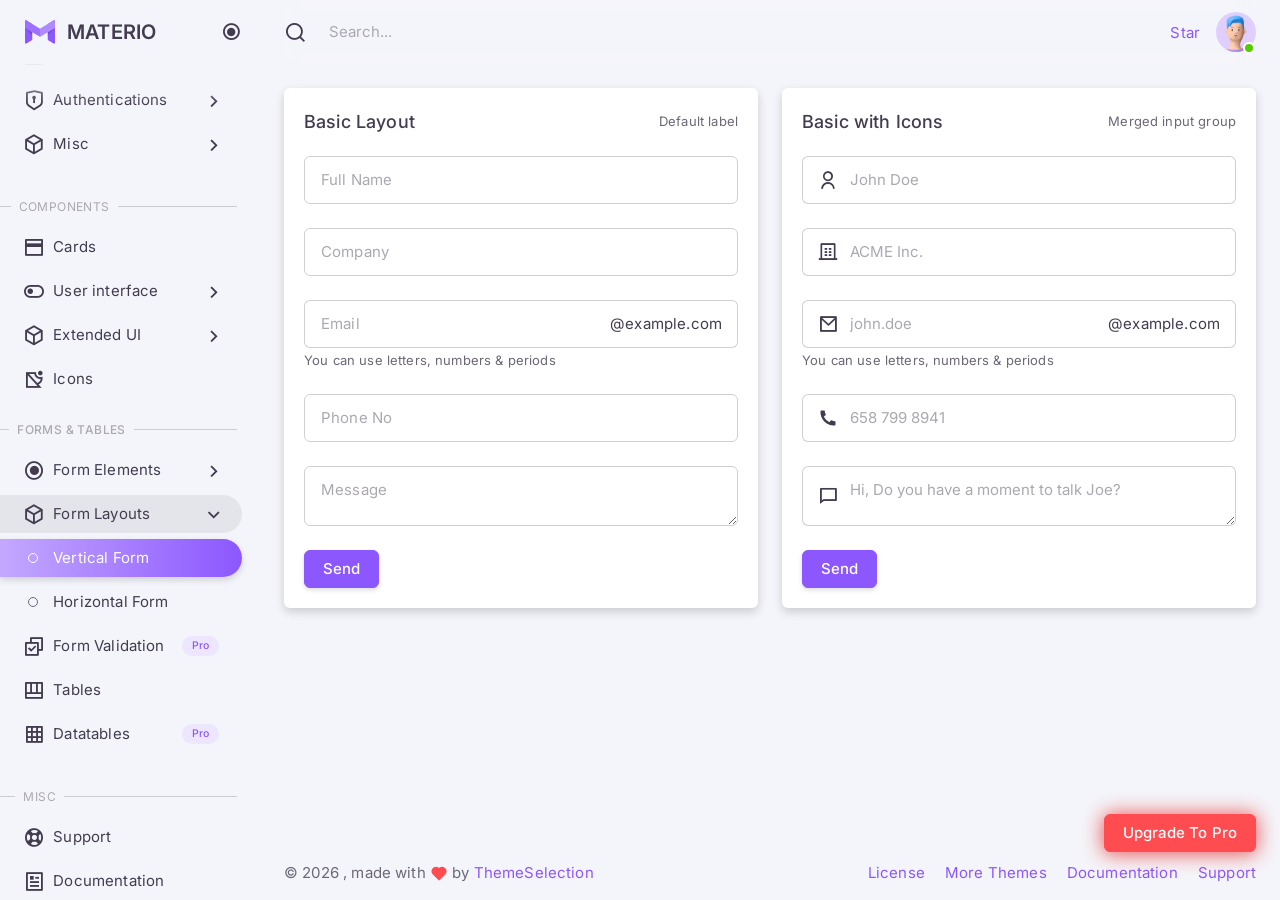
<file: assets/html/form-layouts-vertical.html>
<!doctype html>

<html
  lang="en"
  class="light-style layout-menu-fixed layout-compact"
  dir="ltr"
  data-theme="theme-default"
  data-assets-path="../assets/"
  data-template="vertical-menu-template-free"
  data-style="light">
  <head>
    <meta charset="utf-8" />
    <meta
      name="viewport"
      content="width=device-width, initial-scale=1.0, user-scalable=no, minimum-scale=1.0, maximum-scale=1.0" />

    <title>Vertical Layouts - Forms | Materio - Bootstrap Material Design Admin Template</title>

    <meta name="description" content="" />

    <!-- Favicon -->
    <link rel="icon" type="image/x-icon" href="../assets/img/favicon/favicon.ico" />

    <!-- Fonts -->
    <link rel="preconnect" href="https://fonts.googleapis.com" />
    <link rel="preconnect" href="https://fonts.gstatic.com" crossorigin />
    <link
      href="https://fonts.googleapis.com/css2?family=Inter:wght@300;400;500;600;700&ampdisplay=swap"
      rel="stylesheet" />

    <link rel="stylesheet" href="../assets/vendor/fonts/remixicon/remixicon.css" />

    <!-- Menu waves for no-customizer fix -->
    <link rel="stylesheet" href="../assets/vendor/libs/node-waves/node-waves.css" />

    <!-- Core CSS -->
    <link rel="stylesheet" href="../assets/vendor/css/core.css" class="template-customizer-core-css" />
    <link rel="stylesheet" href="../assets/vendor/css/theme-default.css" class="template-customizer-theme-css" />
    <link rel="stylesheet" href="../assets/css/demo.css" />

    <!-- Vendors CSS -->
    <link rel="stylesheet" href="../assets/vendor/libs/perfect-scrollbar/perfect-scrollbar.css" />

    <!-- Page CSS -->

    <!-- Helpers -->
    <script src="../assets/vendor/js/helpers.js"></script>
    <!--! Template customizer & Theme config files MUST be included after core stylesheets and helpers.js in the <head> section -->
    <!--? Config:  Mandatory theme config file contain global vars & default theme options, Set your preferred theme option in this file.  -->
    <script src="../assets/js/config.js"></script>
  </head>

  <body>
    <!-- Layout wrapper -->
    <div class="layout-wrapper layout-content-navbar">
      <div class="layout-container">
        <!-- Menu -->

        <aside id="layout-menu" class="layout-menu menu-vertical menu bg-menu-theme">
          <div class="app-brand demo">
            <a href="index.html" class="app-brand-link">
              <span class="app-brand-logo demo me-1">
                <span style="color: var(--bs-primary)">
                  <svg width="30" height="24" viewBox="0 0 250 196" fill="none" xmlns="http://www.w3.org/2000/svg">
                    <path
                      fill-rule="evenodd"
                      clip-rule="evenodd"
                      d="M12.3002 1.25469L56.655 28.6432C59.0349 30.1128 60.4839 32.711 60.4839 35.5089V160.63C60.4839 163.468 58.9941 166.097 56.5603 167.553L12.2055 194.107C8.3836 196.395 3.43136 195.15 1.14435 191.327C0.395485 190.075 0 188.643 0 187.184V8.12039C0 3.66447 3.61061 0.0522461 8.06452 0.0522461C9.56056 0.0522461 11.0271 0.468577 12.3002 1.25469Z"
                      fill="currentColor" />
                    <path
                      opacity="0.077704"
                      fill-rule="evenodd"
                      clip-rule="evenodd"
                      d="M0 65.2656L60.4839 99.9629V133.979L0 65.2656Z"
                      fill="black" />
                    <path
                      opacity="0.077704"
                      fill-rule="evenodd"
                      clip-rule="evenodd"
                      d="M0 65.2656L60.4839 99.0795V119.859L0 65.2656Z"
                      fill="black" />
                    <path
                      fill-rule="evenodd"
                      clip-rule="evenodd"
                      d="M237.71 1.22393L193.355 28.5207C190.97 29.9889 189.516 32.5905 189.516 35.3927V160.631C189.516 163.469 191.006 166.098 193.44 167.555L237.794 194.108C241.616 196.396 246.569 195.151 248.856 191.328C249.605 190.076 250 188.644 250 187.185V8.09597C250 3.64006 246.389 0.027832 241.935 0.027832C240.444 0.027832 238.981 0.441882 237.71 1.22393Z"
                      fill="currentColor" />
                    <path
                      opacity="0.077704"
                      fill-rule="evenodd"
                      clip-rule="evenodd"
                      d="M250 65.2656L189.516 99.8897V135.006L250 65.2656Z"
                      fill="black" />
                    <path
                      opacity="0.077704"
                      fill-rule="evenodd"
                      clip-rule="evenodd"
                      d="M250 65.2656L189.516 99.0497V120.886L250 65.2656Z"
                      fill="black" />
                    <path
                      fill-rule="evenodd"
                      clip-rule="evenodd"
                      d="M12.2787 1.18923L125 70.3075V136.87L0 65.2465V8.06814C0 3.61223 3.61061 0 8.06452 0C9.552 0 11.0105 0.411583 12.2787 1.18923Z"
                      fill="currentColor" />
                    <path
                      fill-rule="evenodd"
                      clip-rule="evenodd"
                      d="M12.2787 1.18923L125 70.3075V136.87L0 65.2465V8.06814C0 3.61223 3.61061 0 8.06452 0C9.552 0 11.0105 0.411583 12.2787 1.18923Z"
                      fill="white"
                      fill-opacity="0.15" />
                    <path
                      fill-rule="evenodd"
                      clip-rule="evenodd"
                      d="M237.721 1.18923L125 70.3075V136.87L250 65.2465V8.06814C250 3.61223 246.389 0 241.935 0C240.448 0 238.99 0.411583 237.721 1.18923Z"
                      fill="currentColor" />
                    <path
                      fill-rule="evenodd"
                      clip-rule="evenodd"
                      d="M237.721 1.18923L125 70.3075V136.87L250 65.2465V8.06814C250 3.61223 246.389 0 241.935 0C240.448 0 238.99 0.411583 237.721 1.18923Z"
                      fill="white"
                      fill-opacity="0.3" />
                  </svg>
                </span>
              </span>
              <span class="app-brand-text demo menu-text fw-semibold ms-2">Materio</span>
            </a>

            <a href="javascript:void(0);" class="layout-menu-toggle menu-link text-large ms-auto">
              <i class="menu-toggle-icon d-xl-block align-middle"></i>
            </a>
          </div>

          <div class="menu-inner-shadow"></div>

          <ul class="menu-inner py-1">
            <!-- Dashboards -->
            <li class="menu-item">
              <a href="javascript:void(0);" class="menu-link menu-toggle">
                <i class="menu-icon tf-icons ri-home-smile-line"></i>
                <div data-i18n="Dashboards">Dashboards</div>
                <div class="badge bg-danger rounded-pill ms-auto">5</div>
              </a>
              <ul class="menu-sub">
                <li class="menu-item">
                  <a
                    href="https://demos.themeselection.com/materio-bootstrap-html-admin-template/html/vertical-menu-template/dashboards-crm.html"
                    target="_blank"
                    class="menu-link">
                    <div data-i18n="CRM">CRM</div>
                    <div class="badge bg-label-primary fs-tiny rounded-pill ms-auto">Pro</div>
                  </a>
                </li>
                <li class="menu-item">
                  <a href="index.html" class="menu-link">
                    <div data-i18n="Analytics">Analytics</div>
                  </a>
                </li>
                <li class="menu-item">
                  <a
                    href="https://demos.themeselection.com/materio-bootstrap-html-admin-template/html/vertical-menu-template/app-ecommerce-dashboard.html"
                    target="_blank"
                    class="menu-link">
                    <div data-i18n="eCommerce">eCommerce</div>
                    <div class="badge bg-label-primary fs-tiny rounded-pill ms-auto">Pro</div>
                  </a>
                </li>
                <li class="menu-item">
                  <a
                    href="https://demos.themeselection.com/materio-bootstrap-html-admin-template/html/vertical-menu-template/app-logistics-dashboard.html"
                    target="_blank"
                    class="menu-link">
                    <div data-i18n="Logistics">Logistics</div>
                    <div class="badge bg-label-primary fs-tiny rounded-pill ms-auto">Pro</div>
                  </a>
                </li>
                <li class="menu-item">
                  <a
                    href="https://demos.themeselection.com/materio-bootstrap-html-admin-template/html/vertical-menu-template/app-academy-dashboard.html"
                    target="_blank"
                    class="menu-link">
                    <div data-i18n="Academy">Academy</div>
                    <div class="badge bg-label-primary fs-tiny rounded-pill ms-auto">Pro</div>
                  </a>
                </li>
              </ul>
            </li>

            <!-- Layouts -->
            <li class="menu-item">
              <a href="javascript:void(0);" class="menu-link menu-toggle">
                <i class="menu-icon tf-icons ri-layout-2-line"></i>
                <div data-i18n="Layouts">Layouts</div>
              </a>

              <ul class="menu-sub">
                <li class="menu-item">
                  <a href="layouts-without-menu.html" class="menu-link">
                    <div data-i18n="Without menu">Without menu</div>
                  </a>
                </li>
                <li class="menu-item">
                  <a href="layouts-without-navbar.html" class="menu-link">
                    <div data-i18n="Without navbar">Without navbar</div>
                  </a>
                </li>
                <li class="menu-item">
                  <a href="layouts-container.html" class="menu-link">
                    <div data-i18n="Container">Container</div>
                  </a>
                </li>
                <li class="menu-item">
                  <a href="layouts-fluid.html" class="menu-link">
                    <div data-i18n="Fluid">Fluid</div>
                  </a>
                </li>
                <li class="menu-item">
                  <a href="layouts-blank.html" class="menu-link">
                    <div data-i18n="Blank">Blank</div>
                  </a>
                </li>
              </ul>
            </li>

            <!-- Front Pages -->
            <li class="menu-item">
              <a href="javascript:void(0);" class="menu-link menu-toggle">
                <i class="menu-icon tf-icons ri-file-copy-line"></i>
                <div data-i18n="Front Pages">Front Pages</div>
                <div class="badge bg-label-primary fs-tiny rounded-pill ms-auto">Pro</div>
              </a>
              <ul class="menu-sub">
                <li class="menu-item">
                  <a
                    href="https://demos.themeselection.com/materio-bootstrap-html-admin-template/html/front-pages/landing-page.html"
                    class="menu-link"
                    target="_blank">
                    <div data-i18n="Landing">Landing</div>
                  </a>
                </li>
                <li class="menu-item">
                  <a
                    href="https://demos.themeselection.com/materio-bootstrap-html-admin-template/html/front-pages/pricing-page.html"
                    class="menu-link"
                    target="_blank">
                    <div data-i18n="Pricing">Pricing</div>
                  </a>
                </li>
                <li class="menu-item">
                  <a
                    href="https://demos.themeselection.com/materio-bootstrap-html-admin-template/html/front-pages/payment-page.html"
                    class="menu-link"
                    target="_blank">
                    <div data-i18n="Payment">Payment</div>
                  </a>
                </li>
                <li class="menu-item">
                  <a
                    href="https://demos.themeselection.com/materio-bootstrap-html-admin-template/html/front-pages/checkout-page.html"
                    class="menu-link"
                    target="_blank">
                    <div data-i18n="Checkout">Checkout</div>
                  </a>
                </li>
                <li class="menu-item">
                  <a
                    href="https://demos.themeselection.com/materio-bootstrap-html-admin-template/html/front-pages/help-center-landing.html"
                    class="menu-link"
                    target="_blank">
                    <div data-i18n="Help Center">Help Center</div>
                  </a>
                </li>
              </ul>
            </li>

            <li class="menu-header mt-7">
              <span class="menu-header-text">Apps &amp; Pages</span>
            </li>
            <!-- Apps -->
            <li class="menu-item">
              <a
                href="https://demos.themeselection.com/materio-bootstrap-html-admin-template/html/vertical-menu-template/app-email.html"
                target="_blank"
                class="menu-link">
                <i class="menu-icon tf-icons ri-mail-open-line"></i>
                <div data-i18n="Email">Email</div>
                <div class="badge bg-label-primary fs-tiny rounded-pill ms-auto">Pro</div>
              </a>
            </li>
            <li class="menu-item">
              <a
                href="https://demos.themeselection.com/materio-bootstrap-html-admin-template/html/vertical-menu-template/app-chat.html"
                target="_blank"
                class="menu-link">
                <i class="menu-icon tf-icons ri-wechat-line"></i>
                <div data-i18n="Chat">Chat</div>
                <div class="badge bg-label-primary fs-tiny rounded-pill ms-auto">Pro</div>
              </a>
            </li>
            <li class="menu-item">
              <a
                href="https://demos.themeselection.com/materio-bootstrap-html-admin-template/html/vertical-menu-template/app-calendar.html"
                target="_blank"
                class="menu-link">
                <i class="menu-icon tf-icons ri-calendar-line"></i>
                <div data-i18n="Calendar">Calendar</div>
                <div class="badge bg-label-primary fs-tiny rounded-pill ms-auto">Pro</div>
              </a>
            </li>
            <li class="menu-item">
              <a
                href="https://demos.themeselection.com/materio-bootstrap-html-admin-template/html/vertical-menu-template/app-kanban.html"
                target="_blank"
                class="menu-link">
                <i class="menu-icon tf-icons ri-drag-drop-line"></i>
                <div data-i18n="Kanban">Kanban</div>
                <div class="badge bg-label-primary fs-tiny rounded-pill ms-auto">Pro</div>
              </a>
            </li>
            <!-- Pages -->
            <li class="menu-item">
              <a href="javascript:void(0);" class="menu-link menu-toggle">
                <i class="menu-icon tf-icons ri-layout-left-line"></i>
                <div data-i18n="Account Settings">Account Settings</div>
              </a>
              <ul class="menu-sub">
                <li class="menu-item">
                  <a href="pages-account-settings-account.html" class="menu-link">
                    <div data-i18n="Account">Account</div>
                  </a>
                </li>
                <li class="menu-item">
                  <a href="pages-account-settings-notifications.html" class="menu-link">
                    <div data-i18n="Notifications">Notifications</div>
                  </a>
                </li>
                <li class="menu-item">
                  <a href="pages-account-settings-connections.html" class="menu-link">
                    <div data-i18n="Connections">Connections</div>
                  </a>
                </li>
              </ul>
            </li>
            <li class="menu-item">
              <a href="javascript:void(0);" class="menu-link menu-toggle">
                <i class="menu-icon tf-icons ri-shield-keyhole-line"></i>
                <div data-i18n="Authentications">Authentications</div>
              </a>
              <ul class="menu-sub">
                <li class="menu-item">
                  <a href="auth-login-basic.html" class="menu-link" target="_blank">
                    <div data-i18n="Basic">Login</div>
                  </a>
                </li>
                <li class="menu-item">
                  <a href="auth-register-basic.html" class="menu-link" target="_blank">
                    <div data-i18n="Basic">Register</div>
                  </a>
                </li>
                <li class="menu-item">
                  <a href="auth-forgot-password-basic.html" class="menu-link" target="_blank">
                    <div data-i18n="Basic">Forgot Password</div>
                  </a>
                </li>
              </ul>
            </li>
            <li class="menu-item">
              <a href="javascript:void(0);" class="menu-link menu-toggle">
                <i class="menu-icon tf-icons ri-box-3-line"></i>
                <div data-i18n="Misc">Misc</div>
              </a>
              <ul class="menu-sub">
                <li class="menu-item">
                  <a href="pages-misc-error.html" target="_blank" class="menu-link">
                    <div data-i18n="Error">Error</div>
                  </a>
                </li>
                <li class="menu-item">
                  <a href="pages-misc-under-maintenance.html" target="_blank" class="menu-link">
                    <div data-i18n="Under Maintenance">Under Maintenance</div>
                  </a>
                </li>
              </ul>
            </li>
            <!-- Components -->
            <li class="menu-header mt-7"><span class="menu-header-text">Components</span></li>
            <!-- Cards -->
            <li class="menu-item">
              <a href="cards-basic.html" class="menu-link">
                <i class="menu-icon tf-icons ri-bank-card-2-line"></i>
                <div data-i18n="Basic">Cards</div>
              </a>
            </li>
            <!-- User interface -->
            <li class="menu-item">
              <a href="javascript:void(0)" class="menu-link menu-toggle">
                <i class="menu-icon tf-icons ri-toggle-line"></i>
                <div data-i18n="User interface">User interface</div>
              </a>
              <ul class="menu-sub">
                <li class="menu-item">
                  <a href="ui-accordion.html" class="menu-link">
                    <div data-i18n="Accordion">Accordion</div>
                  </a>
                </li>
                <li class="menu-item">
                  <a href="ui-alerts.html" class="menu-link">
                    <div data-i18n="Alerts">Alerts</div>
                  </a>
                </li>
                <li class="menu-item">
                  <a href="ui-badges.html" class="menu-link">
                    <div data-i18n="Badges">Badges</div>
                  </a>
                </li>
                <li class="menu-item">
                  <a href="ui-buttons.html" class="menu-link">
                    <div data-i18n="Buttons">Buttons</div>
                  </a>
                </li>
                <li class="menu-item">
                  <a href="ui-carousel.html" class="menu-link">
                    <div data-i18n="Carousel">Carousel</div>
                  </a>
                </li>
                <li class="menu-item">
                  <a href="ui-collapse.html" class="menu-link">
                    <div data-i18n="Collapse">Collapse</div>
                  </a>
                </li>
                <li class="menu-item">
                  <a href="ui-dropdowns.html" class="menu-link">
                    <div data-i18n="Dropdowns">Dropdowns</div>
                  </a>
                </li>
                <li class="menu-item">
                  <a href="ui-footer.html" class="menu-link">
                    <div data-i18n="Footer">Footer</div>
                  </a>
                </li>
                <li class="menu-item">
                  <a href="ui-list-groups.html" class="menu-link">
                    <div data-i18n="List Groups">List Groups</div>
                  </a>
                </li>
                <li class="menu-item">
                  <a href="ui-modals.html" class="menu-link">
                    <div data-i18n="Modals">Modals</div>
                  </a>
                </li>
                <li class="menu-item">
                  <a href="ui-navbar.html" class="menu-link">
                    <div data-i18n="Navbar">Navbar</div>
                  </a>
                </li>
                <li class="menu-item">
                  <a href="ui-offcanvas.html" class="menu-link">
                    <div data-i18n="Offcanvas">Offcanvas</div>
                  </a>
                </li>
                <li class="menu-item">
                  <a href="ui-pagination-breadcrumbs.html" class="menu-link">
                    <div data-i18n="Pagination & Breadcrumbs">Pagination &amp; Breadcrumbs</div>
                  </a>
                </li>
                <li class="menu-item">
                  <a href="ui-progress.html" class="menu-link">
                    <div data-i18n="Progress">Progress</div>
                  </a>
                </li>
                <li class="menu-item">
                  <a href="ui-spinners.html" class="menu-link">
                    <div data-i18n="Spinners">Spinners</div>
                  </a>
                </li>
                <li class="menu-item">
                  <a href="ui-tabs-pills.html" class="menu-link">
                    <div data-i18n="Tabs & Pills">Tabs &amp; Pills</div>
                  </a>
                </li>
                <li class="menu-item">
                  <a href="ui-toasts.html" class="menu-link">
                    <div data-i18n="Toasts">Toasts</div>
                  </a>
                </li>
                <li class="menu-item">
                  <a href="ui-tooltips-popovers.html" class="menu-link">
                    <div data-i18n="Tooltips & Popovers">Tooltips &amp; Popovers</div>
                  </a>
                </li>
                <li class="menu-item">
                  <a href="ui-typography.html" class="menu-link">
                    <div data-i18n="Typography">Typography</div>
                  </a>
                </li>
              </ul>
            </li>

            <!-- Extended components -->
            <li class="menu-item">
              <a href="javascript:void(0)" class="menu-link menu-toggle">
                <i class="menu-icon tf-icons ri-box-3-line"></i>
                <div data-i18n="Extended UI">Extended UI</div>
              </a>
              <ul class="menu-sub">
                <li class="menu-item">
                  <a href="extended-ui-perfect-scrollbar.html" class="menu-link">
                    <div data-i18n="Perfect Scrollbar">Perfect Scrollbar</div>
                  </a>
                </li>
                <li class="menu-item">
                  <a href="extended-ui-text-divider.html" class="menu-link">
                    <div data-i18n="Text Divider">Text Divider</div>
                  </a>
                </li>
              </ul>
            </li>

            <!-- Icons -->
            <li class="menu-item">
              <a href="icons-ri.html" class="menu-link">
                <i class="menu-icon tf-icons ri-remixicon-line"></i>
                <div data-i18n="Icons">Icons</div>
              </a>
            </li>

            <!-- Forms & Tables -->
            <li class="menu-header fw-medium mt-4"><span class="menu-header-text">Forms &amp; Tables</span></li>
            <!-- Forms -->
            <li class="menu-item">
              <a href="javascript:void(0);" class="menu-link menu-toggle">
                <i class="menu-icon tf-icons ri-radio-button-line"></i>
                <div data-i18n="Form Elements">Form Elements</div>
              </a>
              <ul class="menu-sub">
                <li class="menu-item">
                  <a href="forms-basic-inputs.html" class="menu-link">
                    <div data-i18n="Basic Inputs">Basic Inputs</div>
                  </a>
                </li>
                <li class="menu-item">
                  <a href="forms-input-groups.html" class="menu-link">
                    <div data-i18n="Input groups">Input groups</div>
                  </a>
                </li>
              </ul>
            </li>
            <li class="menu-item active open">
              <a href="javascript:void(0);" class="menu-link menu-toggle">
                <i class="menu-icon tf-icons ri-box-3-line"></i>
                <div data-i18n="Form Layouts">Form Layouts</div>
              </a>
              <ul class="menu-sub">
                <li class="menu-item active">
                  <a href="form-layouts-vertical.html" class="menu-link">
                    <div data-i18n="Vertical Form">Vertical Form</div>
                  </a>
                </li>
                <li class="menu-item">
                  <a href="form-layouts-horizontal.html" class="menu-link">
                    <div data-i18n="Horizontal Form">Horizontal Form</div>
                  </a>
                </li>
              </ul>
            </li>
            <!-- Form Validation -->
            <li class="menu-item">
              <a
                href="https://demos.themeselection.com/materio-bootstrap-html-admin-template/html/vertical-menu-template/form-validation.html"
                target="_blank"
                class="menu-link">
                <i class="menu-icon tf-icons ri-checkbox-multiple-line"></i>
                <div data-i18n="Form Validation">Form Validation</div>
                <div class="badge bg-label-primary fs-tiny rounded-pill ms-auto">Pro</div>
              </a>
            </li>
            <!-- Tables -->
            <li class="menu-item">
              <a href="tables-basic.html" class="menu-link">
                <i class="menu-icon tf-icons ri-table-alt-line"></i>
                <div data-i18n="Tables">Tables</div>
              </a>
            </li>
            <!-- Data Tables -->
            <li class="menu-item">
              <a
                href="https://demos.themeselection.com/materio-bootstrap-html-admin-template/html/vertical-menu-template/tables-datatables-basic.html"
                target="_blank"
                class="menu-link">
                <i class="menu-icon tf-icons ri-grid-line"></i>
                <div data-i18n="Datatables">Datatables</div>
                <div class="badge bg-label-primary fs-tiny rounded-pill ms-auto">Pro</div>
              </a>
            </li>
            <!-- Misc -->
            <li class="menu-header mt-7"><span class="menu-header-text">Misc</span></li>
            <li class="menu-item">
              <a
                href="https://github.com/themeselection/materio-bootstrap-html-admin-template-free/issues"
                target="_blank"
                class="menu-link">
                <i class="menu-icon tf-icons ri-lifebuoy-line"></i>
                <div data-i18n="Support">Support</div>
              </a>
            </li>
            <li class="menu-item">
              <a
                href="https://demos.themeselection.com/materio-bootstrap-html-admin-template/documentation/"
                target="_blank"
                class="menu-link">
                <i class="menu-icon tf-icons ri-article-line"></i>
                <div data-i18n="Documentation">Documentation</div>
              </a>
            </li>
          </ul>
        </aside>
        <!-- / Menu -->

        <!-- Layout container -->
        <div class="layout-page">
          <!-- Navbar -->

          <nav
            class="layout-navbar container-xxl navbar navbar-expand-xl navbar-detached align-items-center bg-navbar-theme"
            id="layout-navbar">
            <div class="layout-menu-toggle navbar-nav align-items-xl-center me-4 me-xl-0 d-xl-none">
              <a class="nav-item nav-link px-0 me-xl-6" href="javascript:void(0)">
                <i class="ri-menu-fill ri-24px"></i>
              </a>
            </div>

            <div class="navbar-nav-right d-flex align-items-center" id="navbar-collapse">
              <!-- Search -->
              <div class="navbar-nav align-items-center">
                <div class="nav-item d-flex align-items-center">
                  <i class="ri-search-line ri-22px me-2"></i>
                  <input
                    type="text"
                    class="form-control border-0 shadow-none"
                    placeholder="Search..."
                    aria-label="Search..." />
                </div>
              </div>
              <!-- /Search -->

              <ul class="navbar-nav flex-row align-items-center ms-auto">
                <!-- Place this tag where you want the button to render. -->
                <li class="nav-item lh-1 me-4">
                  <a
                    class="github-button"
                    href="https://github.com/themeselection/materio-bootstrap-html-admin-template-free"
                    data-icon="octicon-star"
                    data-size="large"
                    data-show-count="true"
                    aria-label="Star themeselection/materio-bootstrap-html-admin-template-free on GitHub"
                    >Star</a
                  >
                </li>

                <!-- User -->
                <li class="nav-item navbar-dropdown dropdown-user dropdown">
                  <a
                    class="nav-link dropdown-toggle hide-arrow p-0"
                    href="javascript:void(0);"
                    data-bs-toggle="dropdown">
                    <div class="avatar avatar-online">
                      <img src="../assets/img/avatars/1.png" alt class="w-px-40 h-auto rounded-circle" />
                    </div>
                  </a>
                  <ul class="dropdown-menu dropdown-menu-end mt-3 py-2">
                    <li>
                      <a class="dropdown-item" href="#">
                        <div class="d-flex align-items-center">
                          <div class="flex-shrink-0 me-2">
                            <div class="avatar avatar-online">
                              <img src="../assets/img/avatars/1.png" alt class="w-px-40 h-auto rounded-circle" />
                            </div>
                          </div>
                          <div class="flex-grow-1">
                            <h6 class="mb-0 small">John Doe</h6>
                            <small class="text-muted">Admin</small>
                          </div>
                        </div>
                      </a>
                    </li>
                    <li>
                      <div class="dropdown-divider"></div>
                    </li>
                    <li>
                      <a class="dropdown-item" href="#">
                        <i class="ri-user-3-line ri-22px me-2"></i>
                        <span class="align-middle">My Profile</span>
                      </a>
                    </li>
                    <li>
                      <a class="dropdown-item" href="#">
                        <i class="ri-settings-4-line ri-22px me-2"></i>
                        <span class="align-middle">Settings</span>
                      </a>
                    </li>
                    <li>
                      <a class="dropdown-item" href="#">
                        <span class="d-flex align-items-center align-middle">
                          <i class="flex-shrink-0 ri-file-text-line ri-22px me-3"></i>
                          <span class="flex-grow-1 align-middle">Billing</span>
                          <span
                            class="flex-shrink-0 badge badge-center rounded-pill bg-danger h-px-20 d-flex align-items-center justify-content-center"
                            >4</span
                          >
                        </span>
                      </a>
                    </li>
                    <li>
                      <div class="dropdown-divider"></div>
                    </li>
                    <li>
                      <div class="d-grid px-4 pt-2 pb-1">
                        <a class="btn btn-danger d-flex" href="javascript:void(0);">
                          <small class="align-middle">Logout</small>
                          <i class="ri-logout-box-r-line ms-2 ri-16px"></i>
                        </a>
                      </div>
                    </li>
                  </ul>
                </li>
                <!--/ User -->
              </ul>
            </div>
          </nav>

          <!-- / Navbar -->

          <!-- Content wrapper -->
          <div class="content-wrapper">
            <!-- Content -->

            <div class="container-xxl flex-grow-1 container-p-y">
              <!-- Basic Layout -->
              <div class="row">
                <div class="col-xl">
                  <div class="card mb-6">
                    <div class="card-header d-flex justify-content-between align-items-center">
                      <h5 class="mb-0">Basic Layout</h5>
                      <small class="text-body float-end">Default label</small>
                    </div>
                    <div class="card-body">
                      <form>
                        <div class="form-floating form-floating-outline mb-6">
                          <input type="text" class="form-control" id="basic-default-fullname" placeholder="John Doe" />
                          <label for="basic-default-fullname">Full Name</label>
                        </div>
                        <div class="form-floating form-floating-outline mb-6">
                          <input type="text" class="form-control" id="basic-default-company" placeholder="ACME Inc." />
                          <label for="basic-default-company">Company</label>
                        </div>
                        <div class="mb-6">
                          <div class="input-group input-group-merge">
                            <div class="form-floating form-floating-outline">
                              <input
                                type="text"
                                id="basic-default-email"
                                class="form-control"
                                placeholder="john.doe"
                                aria-label="john.doe"
                                aria-describedby="basic-default-email2" />
                              <label for="basic-default-email">Email</label>
                            </div>
                            <span class="input-group-text" id="basic-default-email2">@example.com</span>
                          </div>
                          <div class="form-text">You can use letters, numbers & periods</div>
                        </div>
                        <div class="form-floating form-floating-outline mb-6">
                          <input
                            type="text"
                            id="basic-default-phone"
                            class="form-control phone-mask"
                            placeholder="658 799 8941" />
                          <label for="basic-default-phone">Phone No</label>
                        </div>
                        <div class="form-floating form-floating-outline mb-6">
                          <textarea
                            id="basic-default-message"
                            class="form-control"
                            placeholder="Hi, Do you have a moment to talk Joe?"
                            style="height: 60px"></textarea>
                          <label for="basic-default-message">Message</label>
                        </div>
                        <button type="submit" class="btn btn-primary">Send</button>
                      </form>
                    </div>
                  </div>
                </div>
                <!-- Merged -->
                <div class="col-xl">
                  <div class="card mb-6">
                    <div class="card-header d-flex justify-content-between align-items-center">
                      <h5 class="mb-0">Basic with Icons</h5>
                      <small class="text-body float-end">Merged input group</small>
                    </div>
                    <div class="card-body">
                      <form>
                        <div class="input-group input-group-merge mb-6">
                          <span id="basic-icon-default-fullname2" class="input-group-text"
                            ><i class="ri-user-line ri-20px"></i
                          ></span>
                          <input
                            type="text"
                            class="form-control"
                            id="basic-icon-default-fullname"
                            placeholder="John Doe"
                            aria-label="John Doe"
                            aria-describedby="basic-icon-default-fullname2" />
                        </div>
                        <div class="input-group input-group-merge mb-6">
                          <span id="basic-icon-default-company2" class="input-group-text"
                            ><i class="ri-building-4-line ri-20px"></i
                          ></span>
                          <input
                            type="text"
                            id="basic-icon-default-company"
                            class="form-control"
                            placeholder="ACME Inc."
                            aria-label="ACME Inc."
                            aria-describedby="basic-icon-default-company2" />
                        </div>
                        <div class="mb-6">
                          <div class="input-group input-group-merge">
                            <span class="input-group-text"><i class="ri-mail-line ri-20px"></i></span>
                            <input
                              type="text"
                              id="basic-icon-default-email"
                              class="form-control"
                              placeholder="john.doe"
                              aria-label="john.doe"
                              aria-describedby="basic-icon-default-email2" />
                            <span id="basic-icon-default-email2" class="input-group-text">@example.com</span>
                          </div>
                          <div class="form-text">You can use letters, numbers & periods</div>
                        </div>
                        <div class="input-group input-group-merge mb-6">
                          <span id="basic-icon-default-phone2" class="input-group-text"
                            ><i class="ri-phone-fill ri-20px"></i
                          ></span>
                          <input
                            type="text"
                            id="basic-icon-default-phone"
                            class="form-control phone-mask"
                            placeholder="658 799 8941"
                            aria-label="658 799 8941"
                            aria-describedby="basic-icon-default-phone2" />
                        </div>
                        <div class="input-group input-group-merge mb-6">
                          <span id="basic-icon-default-message2" class="input-group-text"
                            ><i class="ri-chat-4-line ri-20px"></i
                          ></span>
                          <textarea
                            id="basic-icon-default-message"
                            class="form-control"
                            placeholder="Hi, Do you have a moment to talk Joe?"
                            aria-label="Hi, Do you have a moment to talk Joe?"
                            aria-describedby="basic-icon-default-message2"
                            style="height: 60px"></textarea>
                        </div>
                        <button type="submit" class="btn btn-primary">Send</button>
                      </form>
                    </div>
                  </div>
                </div>
              </div>
            </div>
            <!-- / Content -->

            <!-- Footer -->
            <footer class="content-footer footer bg-footer-theme">
              <div class="container-xxl">
                <div
                  class="footer-container d-flex align-items-center justify-content-between py-4 flex-md-row flex-column">
                  <div class="text-body mb-2 mb-md-0">
                    ©
                    <script>
                      document.write(new Date().getFullYear());
                    </script>
                    , made with <span class="text-danger"><i class="tf-icons ri-heart-fill"></i></span> by
                    <a href="https://themeselection.com" target="_blank" class="footer-link">ThemeSelection</a>
                  </div>
                  <div class="d-none d-lg-inline-block">
                    <a href="https://themeselection.com/license/" class="footer-link me-4" target="_blank">License</a>
                    <a href="https://themeselection.com/" target="_blank" class="footer-link me-4">More Themes</a>

                    <a
                      href="https://demos.themeselection.com/materio-bootstrap-html-admin-template/documentation/"
                      target="_blank"
                      class="footer-link me-4"
                      >Documentation</a
                    >

                    <a
                      href="https://github.com/themeselection/materio-bootstrap-html-admin-template-free/issues"
                      target="_blank"
                      class="footer-link"
                      >Support</a
                    >
                  </div>
                </div>
              </div>
            </footer>
            <!-- / Footer -->

            <div class="content-backdrop fade"></div>
          </div>
          <!-- Content wrapper -->
        </div>
        <!-- / Layout page -->
      </div>

      <!-- Overlay -->
      <div class="layout-overlay layout-menu-toggle"></div>
    </div>
    <!-- / Layout wrapper -->

    <div class="buy-now">
      <a
        href="https://themeselection.com/item/materio-bootstrap-html-admin-template/"
        target="_blank"
        class="btn btn-danger btn-buy-now"
        >Upgrade to Pro</a
      >
    </div>

    <!-- Core JS -->
    <!-- build:js assets/vendor/js/core.js -->
    <script src="../assets/vendor/libs/jquery/jquery.js"></script>
    <script src="../assets/vendor/libs/popper/popper.js"></script>
    <script src="../assets/vendor/js/bootstrap.js"></script>
    <script src="../assets/vendor/libs/node-waves/node-waves.js"></script>
    <script src="../assets/vendor/libs/perfect-scrollbar/perfect-scrollbar.js"></script>
    <script src="../assets/vendor/js/menu.js"></script>

    <!-- endbuild -->

    <!-- Vendors JS -->

    <!-- Main JS -->
    <script src="../assets/js/main.js"></script>

    <!-- Page JS -->

    <!-- Place this tag before closing body tag for github widget button. -->
    <script async defer src="https://buttons.github.io/buttons.js"></script>
  </body>
</html>
</file>
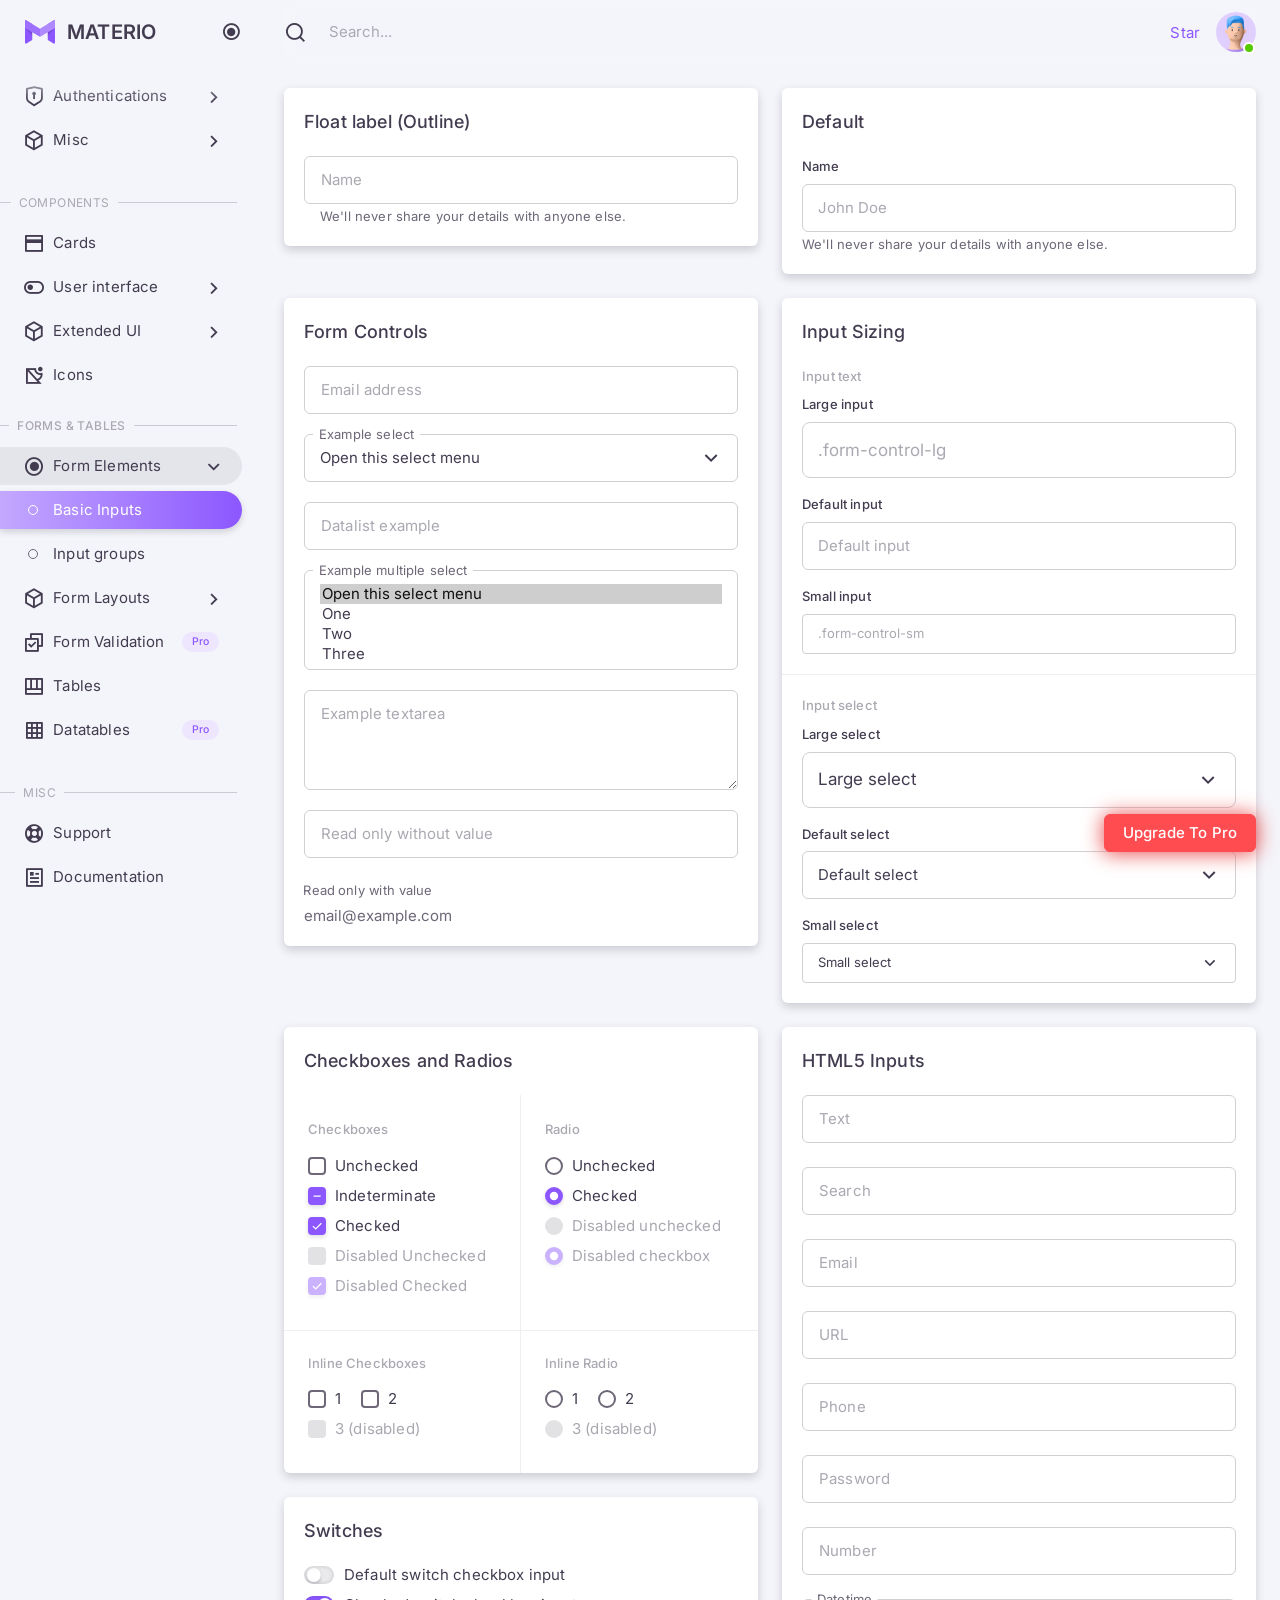
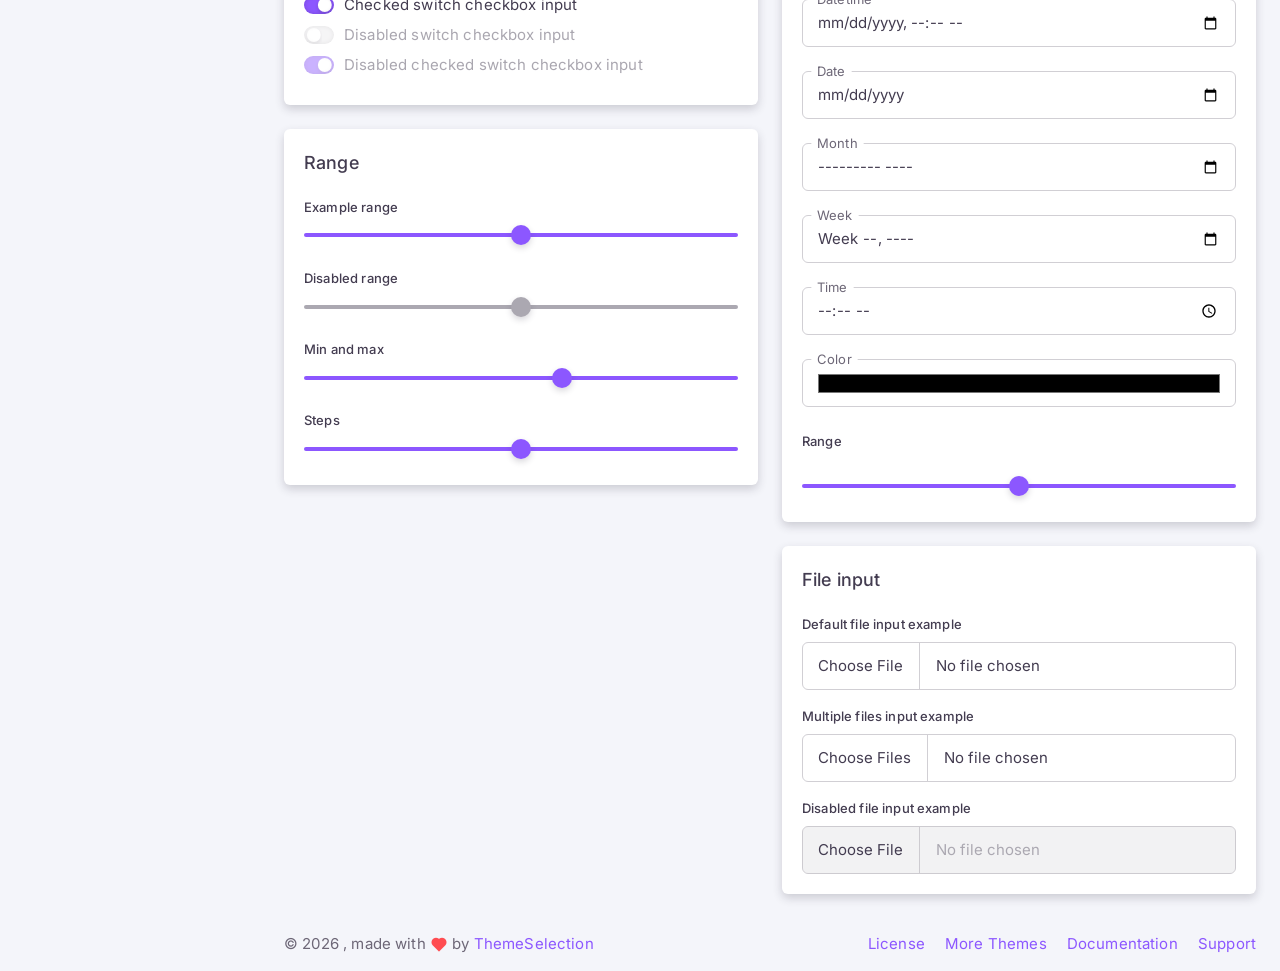
<file: assets/html/forms-basic-inputs.html>
<!doctype html>

<html
  lang="en"
  class="light-style layout-menu-fixed layout-compact"
  dir="ltr"
  data-theme="theme-default"
  data-assets-path="../assets/"
  data-template="vertical-menu-template-free"
  data-style="light">
  <head>
    <meta charset="utf-8" />
    <meta
      name="viewport"
      content="width=device-width, initial-scale=1.0, user-scalable=no, minimum-scale=1.0, maximum-scale=1.0" />

    <title>Basic Inputs - Forms | Materio - Bootstrap Material Design Admin Template</title>

    <meta name="description" content="" />

    <!-- Favicon -->
    <link rel="icon" type="image/x-icon" href="../assets/img/favicon/favicon.ico" />

    <!-- Fonts -->
    <link rel="preconnect" href="https://fonts.googleapis.com" />
    <link rel="preconnect" href="https://fonts.gstatic.com" crossorigin />
    <link
      href="https://fonts.googleapis.com/css2?family=Inter:wght@300;400;500;600;700&ampdisplay=swap"
      rel="stylesheet" />

    <link rel="stylesheet" href="../assets/vendor/fonts/remixicon/remixicon.css" />

    <!-- Menu waves for no-customizer fix -->
    <link rel="stylesheet" href="../assets/vendor/libs/node-waves/node-waves.css" />

    <!-- Core CSS -->
    <link rel="stylesheet" href="../assets/vendor/css/core.css" class="template-customizer-core-css" />
    <link rel="stylesheet" href="../assets/vendor/css/theme-default.css" class="template-customizer-theme-css" />
    <link rel="stylesheet" href="../assets/css/demo.css" />

    <!-- Vendors CSS -->
    <link rel="stylesheet" href="../assets/vendor/libs/perfect-scrollbar/perfect-scrollbar.css" />

    <!-- Page CSS -->

    <!-- Helpers -->
    <script src="../assets/vendor/js/helpers.js"></script>
    <!--! Template customizer & Theme config files MUST be included after core stylesheets and helpers.js in the <head> section -->
    <!--? Config:  Mandatory theme config file contain global vars & default theme options, Set your preferred theme option in this file.  -->
    <script src="../assets/js/config.js"></script>
  </head>

  <body>
    <!-- Layout wrapper -->
    <div class="layout-wrapper layout-content-navbar">
      <div class="layout-container">
        <!-- Menu -->

        <aside id="layout-menu" class="layout-menu menu-vertical menu bg-menu-theme">
          <div class="app-brand demo">
            <a href="index.html" class="app-brand-link">
              <span class="app-brand-logo demo me-1">
                <span style="color: var(--bs-primary)">
                  <svg width="30" height="24" viewBox="0 0 250 196" fill="none" xmlns="http://www.w3.org/2000/svg">
                    <path
                      fill-rule="evenodd"
                      clip-rule="evenodd"
                      d="M12.3002 1.25469L56.655 28.6432C59.0349 30.1128 60.4839 32.711 60.4839 35.5089V160.63C60.4839 163.468 58.9941 166.097 56.5603 167.553L12.2055 194.107C8.3836 196.395 3.43136 195.15 1.14435 191.327C0.395485 190.075 0 188.643 0 187.184V8.12039C0 3.66447 3.61061 0.0522461 8.06452 0.0522461C9.56056 0.0522461 11.0271 0.468577 12.3002 1.25469Z"
                      fill="currentColor" />
                    <path
                      opacity="0.077704"
                      fill-rule="evenodd"
                      clip-rule="evenodd"
                      d="M0 65.2656L60.4839 99.9629V133.979L0 65.2656Z"
                      fill="black" />
                    <path
                      opacity="0.077704"
                      fill-rule="evenodd"
                      clip-rule="evenodd"
                      d="M0 65.2656L60.4839 99.0795V119.859L0 65.2656Z"
                      fill="black" />
                    <path
                      fill-rule="evenodd"
                      clip-rule="evenodd"
                      d="M237.71 1.22393L193.355 28.5207C190.97 29.9889 189.516 32.5905 189.516 35.3927V160.631C189.516 163.469 191.006 166.098 193.44 167.555L237.794 194.108C241.616 196.396 246.569 195.151 248.856 191.328C249.605 190.076 250 188.644 250 187.185V8.09597C250 3.64006 246.389 0.027832 241.935 0.027832C240.444 0.027832 238.981 0.441882 237.71 1.22393Z"
                      fill="currentColor" />
                    <path
                      opacity="0.077704"
                      fill-rule="evenodd"
                      clip-rule="evenodd"
                      d="M250 65.2656L189.516 99.8897V135.006L250 65.2656Z"
                      fill="black" />
                    <path
                      opacity="0.077704"
                      fill-rule="evenodd"
                      clip-rule="evenodd"
                      d="M250 65.2656L189.516 99.0497V120.886L250 65.2656Z"
                      fill="black" />
                    <path
                      fill-rule="evenodd"
                      clip-rule="evenodd"
                      d="M12.2787 1.18923L125 70.3075V136.87L0 65.2465V8.06814C0 3.61223 3.61061 0 8.06452 0C9.552 0 11.0105 0.411583 12.2787 1.18923Z"
                      fill="currentColor" />
                    <path
                      fill-rule="evenodd"
                      clip-rule="evenodd"
                      d="M12.2787 1.18923L125 70.3075V136.87L0 65.2465V8.06814C0 3.61223 3.61061 0 8.06452 0C9.552 0 11.0105 0.411583 12.2787 1.18923Z"
                      fill="white"
                      fill-opacity="0.15" />
                    <path
                      fill-rule="evenodd"
                      clip-rule="evenodd"
                      d="M237.721 1.18923L125 70.3075V136.87L250 65.2465V8.06814C250 3.61223 246.389 0 241.935 0C240.448 0 238.99 0.411583 237.721 1.18923Z"
                      fill="currentColor" />
                    <path
                      fill-rule="evenodd"
                      clip-rule="evenodd"
                      d="M237.721 1.18923L125 70.3075V136.87L250 65.2465V8.06814C250 3.61223 246.389 0 241.935 0C240.448 0 238.99 0.411583 237.721 1.18923Z"
                      fill="white"
                      fill-opacity="0.3" />
                  </svg>
                </span>
              </span>
              <span class="app-brand-text demo menu-text fw-semibold ms-2">Materio</span>
            </a>

            <a href="javascript:void(0);" class="layout-menu-toggle menu-link text-large ms-auto">
              <i class="menu-toggle-icon d-xl-block align-middle"></i>
            </a>
          </div>

          <div class="menu-inner-shadow"></div>

          <ul class="menu-inner py-1">
            <!-- Dashboards -->
            <li class="menu-item">
              <a href="javascript:void(0);" class="menu-link menu-toggle">
                <i class="menu-icon tf-icons ri-home-smile-line"></i>
                <div data-i18n="Dashboards">Dashboards</div>
                <div class="badge bg-danger rounded-pill ms-auto">5</div>
              </a>
              <ul class="menu-sub">
                <li class="menu-item">
                  <a
                    href="https://demos.themeselection.com/materio-bootstrap-html-admin-template/html/vertical-menu-template/dashboards-crm.html"
                    target="_blank"
                    class="menu-link">
                    <div data-i18n="CRM">CRM</div>
                    <div class="badge bg-label-primary fs-tiny rounded-pill ms-auto">Pro</div>
                  </a>
                </li>
                <li class="menu-item">
                  <a href="index.html" class="menu-link">
                    <div data-i18n="Analytics">Analytics</div>
                  </a>
                </li>
                <li class="menu-item">
                  <a
                    href="https://demos.themeselection.com/materio-bootstrap-html-admin-template/html/vertical-menu-template/app-ecommerce-dashboard.html"
                    target="_blank"
                    class="menu-link">
                    <div data-i18n="eCommerce">eCommerce</div>
                    <div class="badge bg-label-primary fs-tiny rounded-pill ms-auto">Pro</div>
                  </a>
                </li>
                <li class="menu-item">
                  <a
                    href="https://demos.themeselection.com/materio-bootstrap-html-admin-template/html/vertical-menu-template/app-logistics-dashboard.html"
                    target="_blank"
                    class="menu-link">
                    <div data-i18n="Logistics">Logistics</div>
                    <div class="badge bg-label-primary fs-tiny rounded-pill ms-auto">Pro</div>
                  </a>
                </li>
                <li class="menu-item">
                  <a
                    href="https://demos.themeselection.com/materio-bootstrap-html-admin-template/html/vertical-menu-template/app-academy-dashboard.html"
                    target="_blank"
                    class="menu-link">
                    <div data-i18n="Academy">Academy</div>
                    <div class="badge bg-label-primary fs-tiny rounded-pill ms-auto">Pro</div>
                  </a>
                </li>
              </ul>
            </li>

            <!-- Layouts -->
            <li class="menu-item">
              <a href="javascript:void(0);" class="menu-link menu-toggle">
                <i class="menu-icon tf-icons ri-layout-2-line"></i>
                <div data-i18n="Layouts">Layouts</div>
              </a>

              <ul class="menu-sub">
                <li class="menu-item">
                  <a href="layouts-without-menu.html" class="menu-link">
                    <div data-i18n="Without menu">Without menu</div>
                  </a>
                </li>
                <li class="menu-item">
                  <a href="layouts-without-navbar.html" class="menu-link">
                    <div data-i18n="Without navbar">Without navbar</div>
                  </a>
                </li>
                <li class="menu-item">
                  <a href="layouts-container.html" class="menu-link">
                    <div data-i18n="Container">Container</div>
                  </a>
                </li>
                <li class="menu-item">
                  <a href="layouts-fluid.html" class="menu-link">
                    <div data-i18n="Fluid">Fluid</div>
                  </a>
                </li>
                <li class="menu-item">
                  <a href="layouts-blank.html" class="menu-link">
                    <div data-i18n="Blank">Blank</div>
                  </a>
                </li>
              </ul>
            </li>

            <!-- Front Pages -->
            <li class="menu-item">
              <a href="javascript:void(0);" class="menu-link menu-toggle">
                <i class="menu-icon tf-icons ri-file-copy-line"></i>
                <div data-i18n="Front Pages">Front Pages</div>
                <div class="badge bg-label-primary fs-tiny rounded-pill ms-auto">Pro</div>
              </a>
              <ul class="menu-sub">
                <li class="menu-item">
                  <a
                    href="https://demos.themeselection.com/materio-bootstrap-html-admin-template/html/front-pages/landing-page.html"
                    class="menu-link"
                    target="_blank">
                    <div data-i18n="Landing">Landing</div>
                  </a>
                </li>
                <li class="menu-item">
                  <a
                    href="https://demos.themeselection.com/materio-bootstrap-html-admin-template/html/front-pages/pricing-page.html"
                    class="menu-link"
                    target="_blank">
                    <div data-i18n="Pricing">Pricing</div>
                  </a>
                </li>
                <li class="menu-item">
                  <a
                    href="https://demos.themeselection.com/materio-bootstrap-html-admin-template/html/front-pages/payment-page.html"
                    class="menu-link"
                    target="_blank">
                    <div data-i18n="Payment">Payment</div>
                  </a>
                </li>
                <li class="menu-item">
                  <a
                    href="https://demos.themeselection.com/materio-bootstrap-html-admin-template/html/front-pages/checkout-page.html"
                    class="menu-link"
                    target="_blank">
                    <div data-i18n="Checkout">Checkout</div>
                  </a>
                </li>
                <li class="menu-item">
                  <a
                    href="https://demos.themeselection.com/materio-bootstrap-html-admin-template/html/front-pages/help-center-landing.html"
                    class="menu-link"
                    target="_blank">
                    <div data-i18n="Help Center">Help Center</div>
                  </a>
                </li>
              </ul>
            </li>

            <li class="menu-header mt-7">
              <span class="menu-header-text">Apps &amp; Pages</span>
            </li>
            <!-- Apps -->
            <li class="menu-item">
              <a
                href="https://demos.themeselection.com/materio-bootstrap-html-admin-template/html/vertical-menu-template/app-email.html"
                target="_blank"
                class="menu-link">
                <i class="menu-icon tf-icons ri-mail-open-line"></i>
                <div data-i18n="Email">Email</div>
                <div class="badge bg-label-primary fs-tiny rounded-pill ms-auto">Pro</div>
              </a>
            </li>
            <li class="menu-item">
              <a
                href="https://demos.themeselection.com/materio-bootstrap-html-admin-template/html/vertical-menu-template/app-chat.html"
                target="_blank"
                class="menu-link">
                <i class="menu-icon tf-icons ri-wechat-line"></i>
                <div data-i18n="Chat">Chat</div>
                <div class="badge bg-label-primary fs-tiny rounded-pill ms-auto">Pro</div>
              </a>
            </li>
            <li class="menu-item">
              <a
                href="https://demos.themeselection.com/materio-bootstrap-html-admin-template/html/vertical-menu-template/app-calendar.html"
                target="_blank"
                class="menu-link">
                <i class="menu-icon tf-icons ri-calendar-line"></i>
                <div data-i18n="Calendar">Calendar</div>
                <div class="badge bg-label-primary fs-tiny rounded-pill ms-auto">Pro</div>
              </a>
            </li>
            <li class="menu-item">
              <a
                href="https://demos.themeselection.com/materio-bootstrap-html-admin-template/html/vertical-menu-template/app-kanban.html"
                target="_blank"
                class="menu-link">
                <i class="menu-icon tf-icons ri-drag-drop-line"></i>
                <div data-i18n="Kanban">Kanban</div>
                <div class="badge bg-label-primary fs-tiny rounded-pill ms-auto">Pro</div>
              </a>
            </li>
            <!-- Pages -->
            <li class="menu-item">
              <a href="javascript:void(0);" class="menu-link menu-toggle">
                <i class="menu-icon tf-icons ri-layout-left-line"></i>
                <div data-i18n="Account Settings">Account Settings</div>
              </a>
              <ul class="menu-sub">
                <li class="menu-item">
                  <a href="pages-account-settings-account.html" class="menu-link">
                    <div data-i18n="Account">Account</div>
                  </a>
                </li>
                <li class="menu-item">
                  <a href="pages-account-settings-notifications.html" class="menu-link">
                    <div data-i18n="Notifications">Notifications</div>
                  </a>
                </li>
                <li class="menu-item">
                  <a href="pages-account-settings-connections.html" class="menu-link">
                    <div data-i18n="Connections">Connections</div>
                  </a>
                </li>
              </ul>
            </li>
            <li class="menu-item">
              <a href="javascript:void(0);" class="menu-link menu-toggle">
                <i class="menu-icon tf-icons ri-shield-keyhole-line"></i>
                <div data-i18n="Authentications">Authentications</div>
              </a>
              <ul class="menu-sub">
                <li class="menu-item">
                  <a href="auth-login-basic.html" class="menu-link" target="_blank">
                    <div data-i18n="Basic">Login</div>
                  </a>
                </li>
                <li class="menu-item">
                  <a href="auth-register-basic.html" class="menu-link" target="_blank">
                    <div data-i18n="Basic">Register</div>
                  </a>
                </li>
                <li class="menu-item">
                  <a href="auth-forgot-password-basic.html" class="menu-link" target="_blank">
                    <div data-i18n="Basic">Forgot Password</div>
                  </a>
                </li>
              </ul>
            </li>
            <li class="menu-item">
              <a href="javascript:void(0);" class="menu-link menu-toggle">
                <i class="menu-icon tf-icons ri-box-3-line"></i>
                <div data-i18n="Misc">Misc</div>
              </a>
              <ul class="menu-sub">
                <li class="menu-item">
                  <a href="pages-misc-error.html" target="_blank" class="menu-link">
                    <div data-i18n="Error">Error</div>
                  </a>
                </li>
                <li class="menu-item">
                  <a href="pages-misc-under-maintenance.html" target="_blank" class="menu-link">
                    <div data-i18n="Under Maintenance">Under Maintenance</div>
                  </a>
                </li>
              </ul>
            </li>
            <!-- Components -->
            <li class="menu-header mt-7"><span class="menu-header-text">Components</span></li>
            <!-- Cards -->
            <li class="menu-item">
              <a href="cards-basic.html" class="menu-link">
                <i class="menu-icon tf-icons ri-bank-card-2-line"></i>
                <div data-i18n="Basic">Cards</div>
              </a>
            </li>
            <!-- User interface -->
            <li class="menu-item">
              <a href="javascript:void(0)" class="menu-link menu-toggle">
                <i class="menu-icon tf-icons ri-toggle-line"></i>
                <div data-i18n="User interface">User interface</div>
              </a>
              <ul class="menu-sub">
                <li class="menu-item">
                  <a href="ui-accordion.html" class="menu-link">
                    <div data-i18n="Accordion">Accordion</div>
                  </a>
                </li>
                <li class="menu-item">
                  <a href="ui-alerts.html" class="menu-link">
                    <div data-i18n="Alerts">Alerts</div>
                  </a>
                </li>
                <li class="menu-item">
                  <a href="ui-badges.html" class="menu-link">
                    <div data-i18n="Badges">Badges</div>
                  </a>
                </li>
                <li class="menu-item">
                  <a href="ui-buttons.html" class="menu-link">
                    <div data-i18n="Buttons">Buttons</div>
                  </a>
                </li>
                <li class="menu-item">
                  <a href="ui-carousel.html" class="menu-link">
                    <div data-i18n="Carousel">Carousel</div>
                  </a>
                </li>
                <li class="menu-item">
                  <a href="ui-collapse.html" class="menu-link">
                    <div data-i18n="Collapse">Collapse</div>
                  </a>
                </li>
                <li class="menu-item">
                  <a href="ui-dropdowns.html" class="menu-link">
                    <div data-i18n="Dropdowns">Dropdowns</div>
                  </a>
                </li>
                <li class="menu-item">
                  <a href="ui-footer.html" class="menu-link">
                    <div data-i18n="Footer">Footer</div>
                  </a>
                </li>
                <li class="menu-item">
                  <a href="ui-list-groups.html" class="menu-link">
                    <div data-i18n="List Groups">List Groups</div>
                  </a>
                </li>
                <li class="menu-item">
                  <a href="ui-modals.html" class="menu-link">
                    <div data-i18n="Modals">Modals</div>
                  </a>
                </li>
                <li class="menu-item">
                  <a href="ui-navbar.html" class="menu-link">
                    <div data-i18n="Navbar">Navbar</div>
                  </a>
                </li>
                <li class="menu-item">
                  <a href="ui-offcanvas.html" class="menu-link">
                    <div data-i18n="Offcanvas">Offcanvas</div>
                  </a>
                </li>
                <li class="menu-item">
                  <a href="ui-pagination-breadcrumbs.html" class="menu-link">
                    <div data-i18n="Pagination & Breadcrumbs">Pagination &amp; Breadcrumbs</div>
                  </a>
                </li>
                <li class="menu-item">
                  <a href="ui-progress.html" class="menu-link">
                    <div data-i18n="Progress">Progress</div>
                  </a>
                </li>
                <li class="menu-item">
                  <a href="ui-spinners.html" class="menu-link">
                    <div data-i18n="Spinners">Spinners</div>
                  </a>
                </li>
                <li class="menu-item">
                  <a href="ui-tabs-pills.html" class="menu-link">
                    <div data-i18n="Tabs & Pills">Tabs &amp; Pills</div>
                  </a>
                </li>
                <li class="menu-item">
                  <a href="ui-toasts.html" class="menu-link">
                    <div data-i18n="Toasts">Toasts</div>
                  </a>
                </li>
                <li class="menu-item">
                  <a href="ui-tooltips-popovers.html" class="menu-link">
                    <div data-i18n="Tooltips & Popovers">Tooltips &amp; Popovers</div>
                  </a>
                </li>
                <li class="menu-item">
                  <a href="ui-typography.html" class="menu-link">
                    <div data-i18n="Typography">Typography</div>
                  </a>
                </li>
              </ul>
            </li>

            <!-- Extended components -->
            <li class="menu-item">
              <a href="javascript:void(0)" class="menu-link menu-toggle">
                <i class="menu-icon tf-icons ri-box-3-line"></i>
                <div data-i18n="Extended UI">Extended UI</div>
              </a>
              <ul class="menu-sub">
                <li class="menu-item">
                  <a href="extended-ui-perfect-scrollbar.html" class="menu-link">
                    <div data-i18n="Perfect Scrollbar">Perfect Scrollbar</div>
                  </a>
                </li>
                <li class="menu-item">
                  <a href="extended-ui-text-divider.html" class="menu-link">
                    <div data-i18n="Text Divider">Text Divider</div>
                  </a>
                </li>
              </ul>
            </li>

            <!-- Icons -->
            <li class="menu-item">
              <a href="icons-ri.html" class="menu-link">
                <i class="menu-icon tf-icons ri-remixicon-line"></i>
                <div data-i18n="Icons">Icons</div>
              </a>
            </li>

            <!-- Forms & Tables -->
            <li class="menu-header fw-medium mt-4"><span class="menu-header-text">Forms &amp; Tables</span></li>
            <!-- Forms -->
            <li class="menu-item active open">
              <a href="javascript:void(0);" class="menu-link menu-toggle">
                <i class="menu-icon tf-icons ri-radio-button-line"></i>
                <div data-i18n="Form Elements">Form Elements</div>
              </a>
              <ul class="menu-sub">
                <li class="menu-item active">
                  <a href="forms-basic-inputs.html" class="menu-link">
                    <div data-i18n="Basic Inputs">Basic Inputs</div>
                  </a>
                </li>
                <li class="menu-item">
                  <a href="forms-input-groups.html" class="menu-link">
                    <div data-i18n="Input groups">Input groups</div>
                  </a>
                </li>
              </ul>
            </li>
            <li class="menu-item">
              <a href="javascript:void(0);" class="menu-link menu-toggle">
                <i class="menu-icon tf-icons ri-box-3-line"></i>
                <div data-i18n="Form Layouts">Form Layouts</div>
              </a>
              <ul class="menu-sub">
                <li class="menu-item">
                  <a href="form-layouts-vertical.html" class="menu-link">
                    <div data-i18n="Vertical Form">Vertical Form</div>
                  </a>
                </li>
                <li class="menu-item">
                  <a href="form-layouts-horizontal.html" class="menu-link">
                    <div data-i18n="Horizontal Form">Horizontal Form</div>
                  </a>
                </li>
              </ul>
            </li>
            <!-- Form Validation -->
            <li class="menu-item">
              <a
                href="https://demos.themeselection.com/materio-bootstrap-html-admin-template/html/vertical-menu-template/form-validation.html"
                target="_blank"
                class="menu-link">
                <i class="menu-icon tf-icons ri-checkbox-multiple-line"></i>
                <div data-i18n="Form Validation">Form Validation</div>
                <div class="badge bg-label-primary fs-tiny rounded-pill ms-auto">Pro</div>
              </a>
            </li>
            <!-- Tables -->
            <li class="menu-item">
              <a href="tables-basic.html" class="menu-link">
                <i class="menu-icon tf-icons ri-table-alt-line"></i>
                <div data-i18n="Tables">Tables</div>
              </a>
            </li>
            <!-- Data Tables -->
            <li class="menu-item">
              <a
                href="https://demos.themeselection.com/materio-bootstrap-html-admin-template/html/vertical-menu-template/tables-datatables-basic.html"
                target="_blank"
                class="menu-link">
                <i class="menu-icon tf-icons ri-grid-line"></i>
                <div data-i18n="Datatables">Datatables</div>
                <div class="badge bg-label-primary fs-tiny rounded-pill ms-auto">Pro</div>
              </a>
            </li>
            <!-- Misc -->
            <li class="menu-header mt-7"><span class="menu-header-text">Misc</span></li>
            <li class="menu-item">
              <a
                href="https://github.com/themeselection/materio-bootstrap-html-admin-template-free/issues"
                target="_blank"
                class="menu-link">
                <i class="menu-icon tf-icons ri-lifebuoy-line"></i>
                <div data-i18n="Support">Support</div>
              </a>
            </li>
            <li class="menu-item">
              <a
                href="https://demos.themeselection.com/materio-bootstrap-html-admin-template/documentation/"
                target="_blank"
                class="menu-link">
                <i class="menu-icon tf-icons ri-article-line"></i>
                <div data-i18n="Documentation">Documentation</div>
              </a>
            </li>
          </ul>
        </aside>
        <!-- / Menu -->

        <!-- Layout container -->
        <div class="layout-page">
          <!-- Navbar -->

          <nav
            class="layout-navbar container-xxl navbar navbar-expand-xl navbar-detached align-items-center bg-navbar-theme"
            id="layout-navbar">
            <div class="layout-menu-toggle navbar-nav align-items-xl-center me-4 me-xl-0 d-xl-none">
              <a class="nav-item nav-link px-0 me-xl-6" href="javascript:void(0)">
                <i class="ri-menu-fill ri-24px"></i>
              </a>
            </div>

            <div class="navbar-nav-right d-flex align-items-center" id="navbar-collapse">
              <!-- Search -->
              <div class="navbar-nav align-items-center">
                <div class="nav-item d-flex align-items-center">
                  <i class="ri-search-line ri-22px me-2"></i>
                  <input
                    type="text"
                    class="form-control border-0 shadow-none"
                    placeholder="Search..."
                    aria-label="Search..." />
                </div>
              </div>
              <!-- /Search -->

              <ul class="navbar-nav flex-row align-items-center ms-auto">
                <!-- Place this tag where you want the button to render. -->
                <li class="nav-item lh-1 me-4">
                  <a
                    class="github-button"
                    href="https://github.com/themeselection/materio-bootstrap-html-admin-template-free"
                    data-icon="octicon-star"
                    data-size="large"
                    data-show-count="true"
                    aria-label="Star themeselection/materio-bootstrap-html-admin-template-free on GitHub"
                    >Star</a
                  >
                </li>

                <!-- User -->
                <li class="nav-item navbar-dropdown dropdown-user dropdown">
                  <a
                    class="nav-link dropdown-toggle hide-arrow p-0"
                    href="javascript:void(0);"
                    data-bs-toggle="dropdown">
                    <div class="avatar avatar-online">
                      <img src="../assets/img/avatars/1.png" alt class="w-px-40 h-auto rounded-circle" />
                    </div>
                  </a>
                  <ul class="dropdown-menu dropdown-menu-end mt-3 py-2">
                    <li>
                      <a class="dropdown-item" href="#">
                        <div class="d-flex align-items-center">
                          <div class="flex-shrink-0 me-2">
                            <div class="avatar avatar-online">
                              <img src="../assets/img/avatars/1.png" alt class="w-px-40 h-auto rounded-circle" />
                            </div>
                          </div>
                          <div class="flex-grow-1">
                            <h6 class="mb-0 small">John Doe</h6>
                            <small class="text-muted">Admin</small>
                          </div>
                        </div>
                      </a>
                    </li>
                    <li>
                      <div class="dropdown-divider"></div>
                    </li>
                    <li>
                      <a class="dropdown-item" href="#">
                        <i class="ri-user-3-line ri-22px me-2"></i>
                        <span class="align-middle">My Profile</span>
                      </a>
                    </li>
                    <li>
                      <a class="dropdown-item" href="#">
                        <i class="ri-settings-4-line ri-22px me-2"></i>
                        <span class="align-middle">Settings</span>
                      </a>
                    </li>
                    <li>
                      <a class="dropdown-item" href="#">
                        <span class="d-flex align-items-center align-middle">
                          <i class="flex-shrink-0 ri-file-text-line ri-22px me-3"></i>
                          <span class="flex-grow-1 align-middle">Billing</span>
                          <span
                            class="flex-shrink-0 badge badge-center rounded-pill bg-danger h-px-20 d-flex align-items-center justify-content-center"
                            >4</span
                          >
                        </span>
                      </a>
                    </li>
                    <li>
                      <div class="dropdown-divider"></div>
                    </li>
                    <li>
                      <div class="d-grid px-4 pt-2 pb-1">
                        <a class="btn btn-danger d-flex" href="javascript:void(0);">
                          <small class="align-middle">Logout</small>
                          <i class="ri-logout-box-r-line ms-2 ri-16px"></i>
                        </a>
                      </div>
                    </li>
                  </ul>
                </li>
                <!--/ User -->
              </ul>
            </div>
          </nav>

          <!-- / Navbar -->

          <!-- Content wrapper -->
          <div class="content-wrapper">
            <!-- Content -->

            <div class="container-xxl flex-grow-1 container-p-y">
              <div class="row g-6 mb-6">
                <!-- Float label (Outline) -->
                <div class="col-md">
                  <div class="card">
                    <h5 class="card-header">Float label (Outline)</h5>
                    <div class="card-body">
                      <div class="form-floating form-floating-outline">
                        <input
                          type="text"
                          class="form-control"
                          id="floatingInput"
                          placeholder="John Doe"
                          aria-describedby="floatingInputHelp" />
                        <label for="floatingInput">Name</label>
                        <div id="floatingInputHelp" class="form-text">
                          We'll never share your details with anyone else.
                        </div>
                      </div>
                    </div>
                  </div>
                </div>

                <!-- Default -->
                <div class="col-md">
                  <div class="card">
                    <h5 class="card-header">Default</h5>
                    <div class="card-body">
                      <div>
                        <label for="defaultFormControlInput" class="form-label">Name</label>
                        <input
                          type="text"
                          class="form-control"
                          id="defaultFormControlInput"
                          placeholder="John Doe"
                          aria-describedby="defaultFormControlHelp" />
                        <div id="defaultFormControlHelp" class="form-text">
                          We'll never share your details with anyone else.
                        </div>
                      </div>
                    </div>
                  </div>
                </div>
              </div>
              <div class="row g-6">
                <!-- Form controls -->
                <div class="col-md-6">
                  <div class="card">
                    <h5 class="card-header">Form Controls</h5>
                    <div class="card-body demo-vertical-spacing demo-only-element">
                      <div class="form-floating form-floating-outline mb-6">
                        <input
                          type="email"
                          class="form-control"
                          id="exampleFormControlInput1"
                          placeholder="name@example.com" />
                        <label for="exampleFormControlInput1">Email address</label>
                      </div>
                      <div class="form-floating form-floating-outline mb-6">
                        <select class="form-select" id="exampleFormControlSelect1" aria-label="Default select example">
                          <option selected>Open this select menu</option>
                          <option value="1">One</option>
                          <option value="2">Two</option>
                          <option value="3">Three</option>
                        </select>
                        <label for="exampleFormControlSelect1">Example select</label>
                      </div>
                      <div class="form-floating form-floating-outline mb-6">
                        <input
                          class="form-control"
                          list="datalistOptions"
                          id="exampleDataList"
                          placeholder="Type to search..." />
                        <datalist id="datalistOptions">
                          <option value="San Francisco"></option>
                          <option value="New York"></option>
                          <option value="Seattle"></option>
                          <option value="Los Angeles"></option>
                          <option value="Chicago"></option>
                        </datalist>
                        <label for="exampleDataList">Datalist example</label>
                      </div>
                      <div class="form-floating form-floating-outline mb-6">
                        <select
                          multiple
                          class="form-select h-px-100"
                          id="exampleFormControlSelect2"
                          aria-label="Multiple select example">
                          <option selected>Open this select menu</option>
                          <option value="1">One</option>
                          <option value="2">Two</option>
                          <option value="3">Three</option>
                        </select>
                        <label for="exampleFormControlSelect2">Example multiple select</label>
                      </div>
                      <div class="form-floating form-floating-outline mb-6">
                        <textarea
                          class="form-control h-px-100"
                          id="exampleFormControlTextarea1"
                          placeholder="Comments here..."></textarea>
                        <label for="exampleFormControlTextarea1">Example textarea</label>
                      </div>
                      <div class="form-floating form-floating-outline mb-6">
                        <input
                          class="form-control"
                          type="text"
                          id="exampleFormControlReadOnlyInput1"
                          placeholder="Readonly input here..."
                          readonly />
                        <label for="exampleFormControlReadOnlyInput1">Read only without value</label>
                      </div>
                      <div class="form-floating form-floating-outline">
                        <input
                          type="text"
                          readonly
                          class="form-control-plaintext px-0"
                          id="exampleFormControlReadOnlyInputPlain1"
                          value="email@example.com" />
                        <label for="exampleFormControlReadOnlyInputPlain1" class="px-0">Read only with value</label>
                      </div>
                    </div>
                  </div>
                </div>

                <!-- Input Sizing -->
                <div class="col-md-6">
                  <div class="card">
                    <h5 class="card-header">Input Sizing</h5>
                    <div class="card-body">
                      <small class="text-light fw-medium">Input text</small>

                      <div class="mt-2 mb-4">
                        <label for="largeInput" class="form-label">Large input</label>
                        <input
                          id="largeInput"
                          class="form-control form-control-lg"
                          type="text"
                          placeholder=".form-control-lg" />
                      </div>
                      <div class="mb-4">
                        <label for="defaultInput" class="form-label">Default input</label>
                        <input id="defaultInput" class="form-control" type="text" placeholder="Default input" />
                      </div>
                      <div>
                        <label for="smallInput" class="form-label">Small input</label>
                        <input
                          id="smallInput"
                          class="form-control form-control-sm"
                          type="text"
                          placeholder=".form-control-sm" />
                      </div>
                    </div>
                    <hr class="m-0" />
                    <div class="card-body">
                      <small class="text-light fw-medium">Input select</small>
                      <div class="mt-2 mb-4">
                        <label for="largeSelect" class="form-label">Large select</label>
                        <select id="largeSelect" class="form-select form-select-lg">
                          <option>Large select</option>
                          <option value="1">One</option>
                          <option value="2">Two</option>
                          <option value="3">Three</option>
                        </select>
                      </div>
                      <div class="mb-4">
                        <label for="defaultSelect" class="form-label">Default select</label>
                        <select id="defaultSelect" class="form-select">
                          <option>Default select</option>
                          <option value="1">One</option>
                          <option value="2">Two</option>
                          <option value="3">Three</option>
                        </select>
                      </div>
                      <div>
                        <label for="smallSelect" class="form-label">Small select</label>
                        <select id="smallSelect" class="form-select form-select-sm">
                          <option>Small select</option>
                          <option value="1">One</option>
                          <option value="2">Two</option>
                          <option value="3">Three</option>
                        </select>
                      </div>
                    </div>
                  </div>
                </div>

                <!-- Default Checkboxes and radios & Default checkboxes and radios -->
                <div class="col-xl-6">
                  <div class="card mb-6">
                    <h5 class="card-header">Checkboxes and Radios</h5>
                    <!-- Checkboxes and Radios -->
                    <div class="row row-bordered g-0">
                      <div class="col-md p-6">
                        <small class="text-light fw-medium">Checkboxes</small>
                        <div class="form-check mt-4">
                          <input class="form-check-input" type="checkbox" value="" id="defaultCheck1" />
                          <label class="form-check-label" for="defaultCheck1"> Unchecked </label>
                        </div>
                        <div class="form-check">
                          <input class="form-check-input" type="checkbox" value="" id="defaultCheck2" checked />
                          <label class="form-check-label" for="defaultCheck2"> Indeterminate </label>
                        </div>
                        <div class="form-check">
                          <input class="form-check-input" type="checkbox" value="" id="defaultCheck3" checked />
                          <label class="form-check-label" for="defaultCheck3"> Checked </label>
                        </div>
                        <div class="form-check">
                          <input class="form-check-input" type="checkbox" value="" id="disabledCheck1" disabled />
                          <label class="form-check-label" for="disabledCheck1"> Disabled Unchecked </label>
                        </div>
                        <div class="form-check">
                          <input
                            class="form-check-input"
                            type="checkbox"
                            value=""
                            id="disabledCheck2"
                            disabled
                            checked />
                          <label class="form-check-label" for="disabledCheck2"> Disabled Checked </label>
                        </div>
                      </div>
                      <div class="col-md p-6">
                        <small class="text-light fw-medium">Radio</small>
                        <div class="form-check mt-4">
                          <input
                            name="default-radio-1"
                            class="form-check-input"
                            type="radio"
                            value=""
                            id="defaultRadio1" />
                          <label class="form-check-label" for="defaultRadio1"> Unchecked </label>
                        </div>
                        <div class="form-check">
                          <input
                            name="default-radio-1"
                            class="form-check-input"
                            type="radio"
                            value=""
                            id="defaultRadio2"
                            checked />
                          <label class="form-check-label" for="defaultRadio2"> Checked </label>
                        </div>
                        <div class="form-check">
                          <input class="form-check-input" type="radio" value="" id="disabledRadio1" disabled />
                          <label class="form-check-label" for="disabledRadio1"> Disabled unchecked </label>
                        </div>
                        <div class="form-check">
                          <input class="form-check-input" type="radio" value="" id="disabledRadio2" disabled checked />
                          <label class="form-check-label" for="disabledRadio2"> Disabled checkbox </label>
                        </div>
                      </div>
                    </div>
                    <hr class="m-0" />
                    <!-- Inline Checkboxes -->
                    <div class="row row-bordered g-0">
                      <div class="col-md p-6">
                        <small class="text-light fw-medium d-block">Inline Checkboxes</small>
                        <div class="form-check form-check-inline mt-4">
                          <input class="form-check-input" type="checkbox" id="inlineCheckbox1" value="option1" />
                          <label class="form-check-label" for="inlineCheckbox1">1</label>
                        </div>
                        <div class="form-check form-check-inline">
                          <input class="form-check-input" type="checkbox" id="inlineCheckbox2" value="option2" />
                          <label class="form-check-label" for="inlineCheckbox2">2</label>
                        </div>
                        <div class="form-check form-check-inline">
                          <input
                            class="form-check-input"
                            type="checkbox"
                            id="inlineCheckbox3"
                            value="option3"
                            disabled />
                          <label class="form-check-label" for="inlineCheckbox3">3 (disabled)</label>
                        </div>
                      </div>
                      <div class="col-md p-6">
                        <small class="text-light fw-medium d-block">Inline Radio</small>
                        <div class="form-check form-check-inline mt-4">
                          <input
                            class="form-check-input"
                            type="radio"
                            name="inlineRadioOptions"
                            id="inlineRadio1"
                            value="option1" />
                          <label class="form-check-label" for="inlineRadio1">1</label>
                        </div>
                        <div class="form-check form-check-inline">
                          <input
                            class="form-check-input"
                            type="radio"
                            name="inlineRadioOptions"
                            id="inlineRadio2"
                            value="option2" />
                          <label class="form-check-label" for="inlineRadio2">2</label>
                        </div>
                        <div class="form-check form-check-inline">
                          <input
                            class="form-check-input"
                            type="radio"
                            name="inlineRadioOptions"
                            id="inlineRadio3"
                            value="option3"
                            disabled />
                          <label class="form-check-label" for="inlineRadio3">3 (disabled)</label>
                        </div>
                      </div>
                    </div>
                  </div>
                  <!-- Switches -->
                  <div class="card mb-6">
                    <h5 class="card-header">Switches</h5>
                    <div class="card-body">
                      <div class="form-check form-switch mb-2">
                        <input class="form-check-input" type="checkbox" id="flexSwitchCheckDefault" />
                        <label class="form-check-label" for="flexSwitchCheckDefault"
                          >Default switch checkbox input</label
                        >
                      </div>
                      <div class="form-check form-switch mb-2">
                        <input class="form-check-input" type="checkbox" id="flexSwitchCheckChecked" checked />
                        <label class="form-check-label" for="flexSwitchCheckChecked"
                          >Checked switch checkbox input</label
                        >
                      </div>
                      <div class="form-check form-switch mb-2">
                        <input class="form-check-input" type="checkbox" id="flexSwitchCheckDisabled" disabled />
                        <label class="form-check-label" for="flexSwitchCheckDisabled"
                          >Disabled switch checkbox input</label
                        >
                      </div>
                      <div class="form-check form-switch">
                        <input
                          class="form-check-input"
                          type="checkbox"
                          id="flexSwitchCheckCheckedDisabled"
                          checked
                          disabled />
                        <label class="form-check-label" for="flexSwitchCheckCheckedDisabled"
                          >Disabled checked switch checkbox input</label
                        >
                      </div>
                    </div>
                  </div>

                  <!-- Range -->
                  <div class="card mb-6 mb-xl-0">
                    <h5 class="card-header">Range</h5>
                    <div class="card-body">
                      <div class="mb-4">
                        <label for="formRange1" class="form-label">Example range</label>
                        <input type="range" class="form-range" id="formRange1" />
                      </div>
                      <div class="mb-4">
                        <label for="disabledRange" class="form-label">Disabled range</label>
                        <input type="range" class="form-range" id="disabledRange" disabled />
                      </div>
                      <div class="mb-4">
                        <label for="formRange2" class="form-label">Min and max</label>
                        <input type="range" class="form-range" min="0" max="5" id="formRange2" />
                      </div>
                      <div>
                        <label for="formRange3" class="form-label">Steps</label>
                        <input type="range" class="form-range" min="0" max="5" step="0.5" id="formRange3" />
                      </div>
                    </div>
                  </div>
                </div>

                <div class="col-xl-6">
                  <!-- HTML5 Inputs -->
                  <div class="card mb-6">
                    <h5 class="card-header">HTML5 Inputs</h5>
                    <div class="card-body">
                      <div class="form-floating form-floating-outline mb-6">
                        <input class="form-control" type="text" placeholder="Materio" id="html5-text-input" />
                        <label for="html5-text-input">Text</label>
                      </div>
                      <div class="form-floating form-floating-outline mb-6">
                        <input class="form-control" type="search" placeholder="Search ..." id="html5-search-input" />
                        <label for="html5-search-input">Search</label>
                      </div>
                      <div class="form-floating form-floating-outline mb-6">
                        <input
                          class="form-control"
                          type="email"
                          placeholder="john@example.com"
                          id="html5-email-input" />
                        <label for="html5-email-input">Email</label>
                      </div>
                      <div class="form-floating form-floating-outline mb-6">
                        <input
                          class="form-control"
                          type="url"
                          placeholder="https://themeselection.com"
                          id="html5-url-input" />
                        <label for="html5-url-input">URL</label>
                      </div>
                      <div class="form-floating form-floating-outline mb-6">
                        <input class="form-control" type="tel" placeholder="90-(164)-188-556" id="html5-tel-input" />
                        <label for="html5-tel-input">Phone</label>
                      </div>
                      <div class="form-floating form-floating-outline mb-6">
                        <input class="form-control" type="password" placeholder="password" id="html5-password-input" />
                        <label for="html5-password-input">Password</label>
                      </div>
                      <div class="form-floating form-floating-outline mb-6">
                        <input class="form-control" type="number" placeholder="18" id="html5-number-input" />
                        <label for="html5-number-input">Number</label>
                      </div>
                      <div class="form-floating form-floating-outline mb-6">
                        <input class="form-control" type="datetime-local" id="html5-datetime-local-input" />
                        <label for="html5-datetime-local-input">Datetime</label>
                      </div>
                      <div class="form-floating form-floating-outline mb-6">
                        <input class="form-control" type="date" id="html5-date-input" />
                        <label for="html5-date-input">Date</label>
                      </div>
                      <div class="form-floating form-floating-outline mb-6">
                        <input class="form-control" type="month" id="html5-month-input" />
                        <label for="html5-month-input">Month</label>
                      </div>
                      <div class="form-floating form-floating-outline mb-6">
                        <input class="form-control" type="week" id="html5-week-input" />
                        <label for="html5-week-input">Week</label>
                      </div>
                      <div class="form-floating form-floating-outline mb-6">
                        <input class="form-control" type="time" id="html5-time-input" />
                        <label for="html5-time-input">Time</label>
                      </div>
                      <div class="form-floating form-floating-outline mb-6">
                        <input class="form-control" type="color" id="html5-color-input" />
                        <label for="html5-color-input">Color</label>
                      </div>
                      <div>
                        <label for="html5-range" class="form-label">Range</label>
                        <input type="range" class="form-range mt-4" id="html5-range" />
                      </div>
                    </div>
                  </div>

                  <!-- File input -->
                  <div class="card">
                    <h5 class="card-header">File input</h5>
                    <div class="card-body">
                      <div class="mb-4">
                        <label for="formFile" class="form-label">Default file input example</label>
                        <input class="form-control" type="file" id="formFile" />
                      </div>
                      <div class="mb-4">
                        <label for="formFileMultiple" class="form-label">Multiple files input example</label>
                        <input class="form-control" type="file" id="formFileMultiple" multiple />
                      </div>
                      <div>
                        <label for="formFileDisabled" class="form-label">Disabled file input example</label>
                        <input class="form-control" type="file" id="formFileDisabled" disabled />
                      </div>
                    </div>
                  </div>
                </div>
              </div>
            </div>
            <!-- / Content -->

            <!-- Footer -->
            <footer class="content-footer footer bg-footer-theme">
              <div class="container-xxl">
                <div
                  class="footer-container d-flex align-items-center justify-content-between py-4 flex-md-row flex-column">
                  <div class="text-body mb-2 mb-md-0">
                    ©
                    <script>
                      document.write(new Date().getFullYear());
                    </script>
                    , made with <span class="text-danger"><i class="tf-icons ri-heart-fill"></i></span> by
                    <a href="https://themeselection.com" target="_blank" class="footer-link">ThemeSelection</a>
                  </div>
                  <div class="d-none d-lg-inline-block">
                    <a href="https://themeselection.com/license/" class="footer-link me-4" target="_blank">License</a>
                    <a href="https://themeselection.com/" target="_blank" class="footer-link me-4">More Themes</a>

                    <a
                      href="https://demos.themeselection.com/materio-bootstrap-html-admin-template/documentation/"
                      target="_blank"
                      class="footer-link me-4"
                      >Documentation</a
                    >

                    <a
                      href="https://github.com/themeselection/materio-bootstrap-html-admin-template-free/issues"
                      target="_blank"
                      class="footer-link"
                      >Support</a
                    >
                  </div>
                </div>
              </div>
            </footer>
            <!-- / Footer -->

            <div class="content-backdrop fade"></div>
          </div>
          <!-- Content wrapper -->
        </div>
        <!-- / Layout page -->
      </div>

      <!-- Overlay -->
      <div class="layout-overlay layout-menu-toggle"></div>
    </div>
    <!-- / Layout wrapper -->

    <div class="buy-now">
      <a
        href="https://themeselection.com/item/materio-bootstrap-html-admin-template/"
        target="_blank"
        class="btn btn-danger btn-buy-now"
        >Upgrade to Pro</a
      >
    </div>

    <!-- Core JS -->
    <!-- build:js assets/vendor/js/core.js -->
    <script src="../assets/vendor/libs/jquery/jquery.js"></script>
    <script src="../assets/vendor/libs/popper/popper.js"></script>
    <script src="../assets/vendor/js/bootstrap.js"></script>
    <script src="../assets/vendor/libs/node-waves/node-waves.js"></script>
    <script src="../assets/vendor/libs/perfect-scrollbar/perfect-scrollbar.js"></script>
    <script src="../assets/vendor/js/menu.js"></script>

    <!-- endbuild -->

    <!-- Vendors JS -->

    <!-- Main JS -->
    <script src="../assets/js/main.js"></script>

    <!-- Page JS -->

    <script src="../assets/js/form-basic-inputs.js"></script>

    <!-- Place this tag before closing body tag for github widget button. -->
    <script async defer src="https://buttons.github.io/buttons.js"></script>
  </body>
</html>
</file>
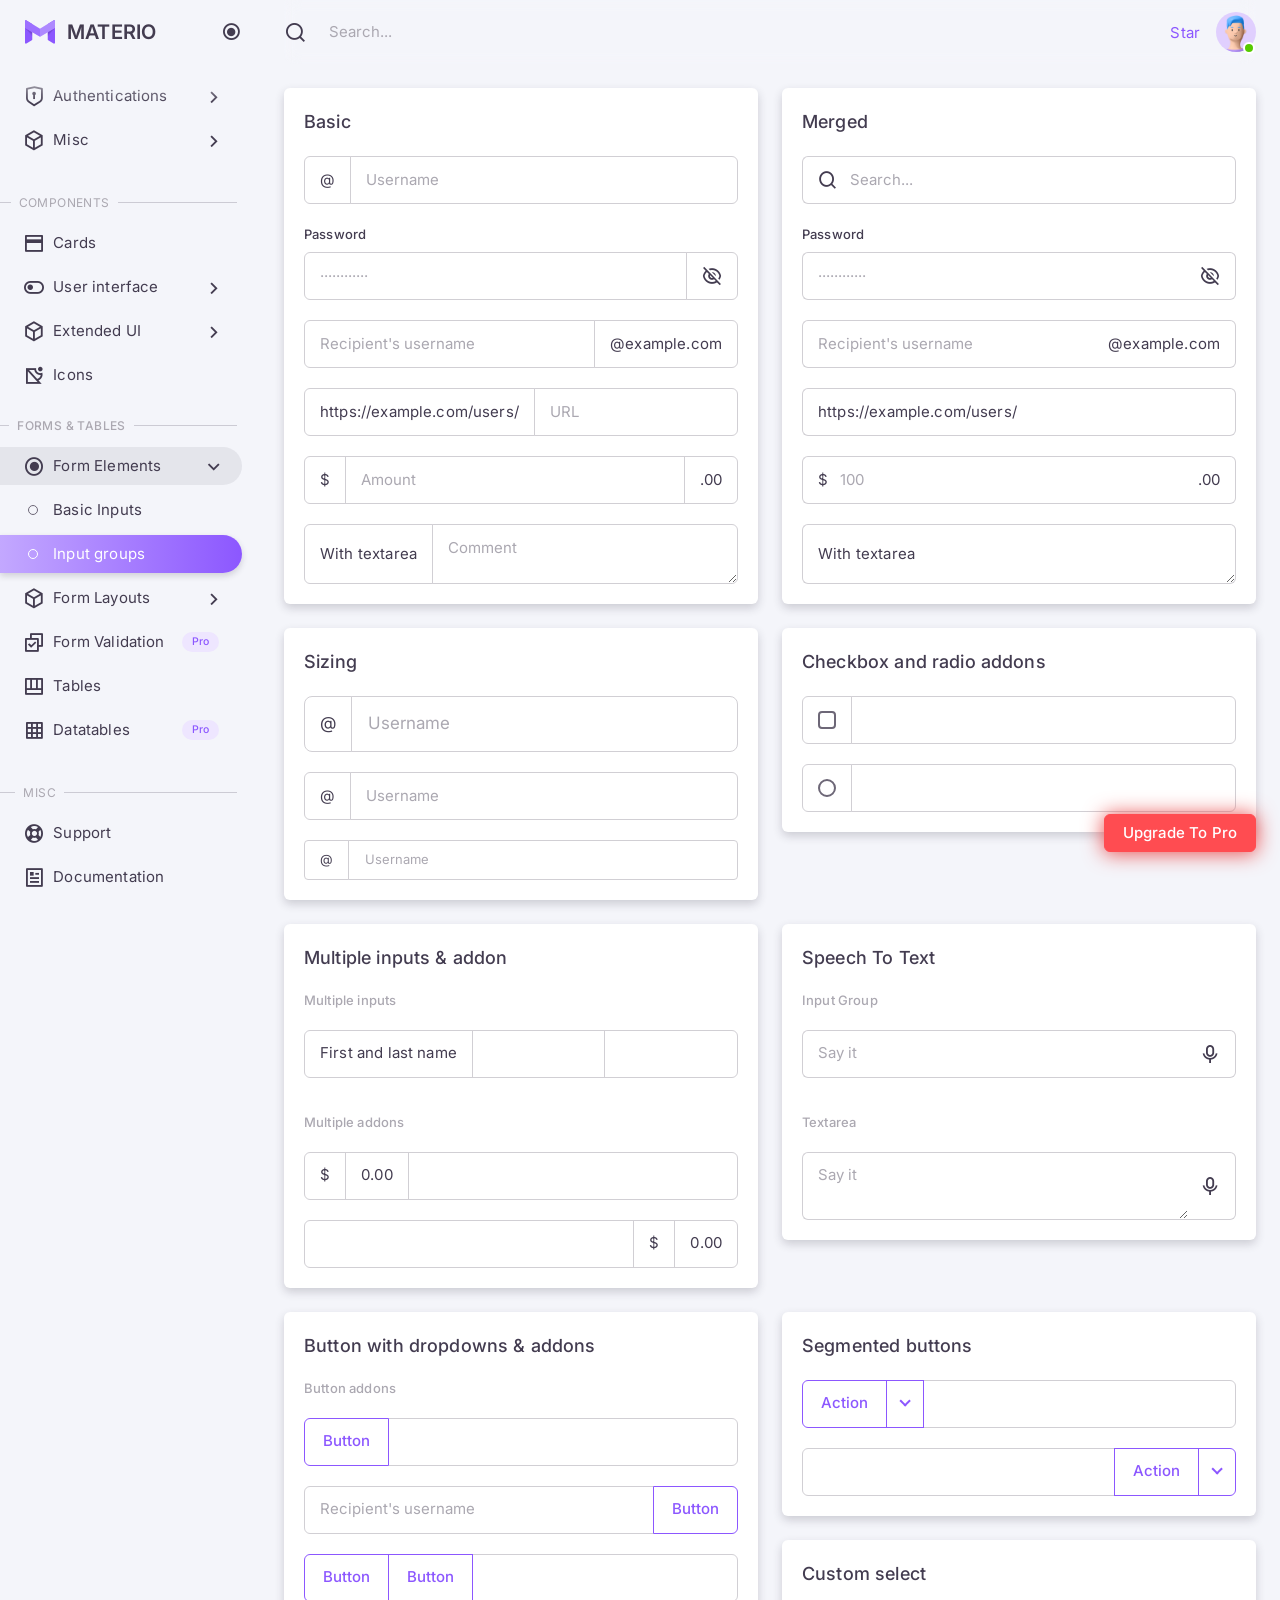
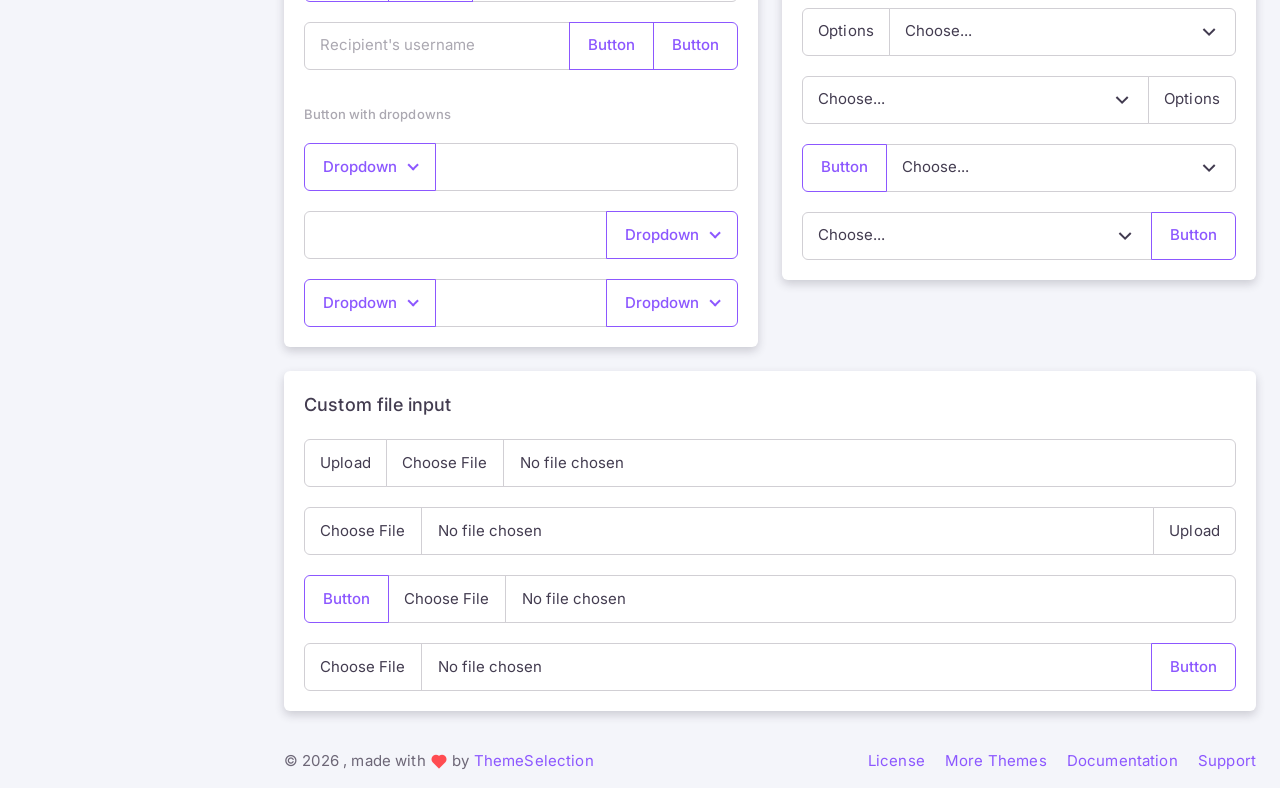
<file: assets/html/forms-input-groups.html>
<!doctype html>

<html
  lang="en"
  class="light-style layout-menu-fixed layout-compact"
  dir="ltr"
  data-theme="theme-default"
  data-assets-path="../assets/"
  data-template="vertical-menu-template-free"
  data-style="light">
  <head>
    <meta charset="utf-8" />
    <meta
      name="viewport"
      content="width=device-width, initial-scale=1.0, user-scalable=no, minimum-scale=1.0, maximum-scale=1.0" />

    <title>Input groups - Forms | Materio - Bootstrap Material Design Admin Template</title>

    <meta name="description" content="" />

    <!-- Favicon -->
    <link rel="icon" type="image/x-icon" href="../assets/img/favicon/favicon.ico" />

    <!-- Fonts -->
    <link rel="preconnect" href="https://fonts.googleapis.com" />
    <link rel="preconnect" href="https://fonts.gstatic.com" crossorigin />
    <link
      href="https://fonts.googleapis.com/css2?family=Inter:wght@300;400;500;600;700&ampdisplay=swap"
      rel="stylesheet" />

    <link rel="stylesheet" href="../assets/vendor/fonts/remixicon/remixicon.css" />

    <!-- Menu waves for no-customizer fix -->
    <link rel="stylesheet" href="../assets/vendor/libs/node-waves/node-waves.css" />

    <!-- Core CSS -->
    <link rel="stylesheet" href="../assets/vendor/css/core.css" class="template-customizer-core-css" />
    <link rel="stylesheet" href="../assets/vendor/css/theme-default.css" class="template-customizer-theme-css" />
    <link rel="stylesheet" href="../assets/css/demo.css" />

    <!-- Vendors CSS -->
    <link rel="stylesheet" href="../assets/vendor/libs/perfect-scrollbar/perfect-scrollbar.css" />

    <!-- Page CSS -->

    <!-- Helpers -->
    <script src="../assets/vendor/js/helpers.js"></script>
    <!--! Template customizer & Theme config files MUST be included after core stylesheets and helpers.js in the <head> section -->
    <!--? Config:  Mandatory theme config file contain global vars & default theme options, Set your preferred theme option in this file.  -->
    <script src="../assets/js/config.js"></script>
  </head>

  <body>
    <!-- Layout wrapper -->
    <div class="layout-wrapper layout-content-navbar">
      <div class="layout-container">
        <!-- Menu -->

        <aside id="layout-menu" class="layout-menu menu-vertical menu bg-menu-theme">
          <div class="app-brand demo">
            <a href="index.html" class="app-brand-link">
              <span class="app-brand-logo demo me-1">
                <span style="color: var(--bs-primary)">
                  <svg width="30" height="24" viewBox="0 0 250 196" fill="none" xmlns="http://www.w3.org/2000/svg">
                    <path
                      fill-rule="evenodd"
                      clip-rule="evenodd"
                      d="M12.3002 1.25469L56.655 28.6432C59.0349 30.1128 60.4839 32.711 60.4839 35.5089V160.63C60.4839 163.468 58.9941 166.097 56.5603 167.553L12.2055 194.107C8.3836 196.395 3.43136 195.15 1.14435 191.327C0.395485 190.075 0 188.643 0 187.184V8.12039C0 3.66447 3.61061 0.0522461 8.06452 0.0522461C9.56056 0.0522461 11.0271 0.468577 12.3002 1.25469Z"
                      fill="currentColor" />
                    <path
                      opacity="0.077704"
                      fill-rule="evenodd"
                      clip-rule="evenodd"
                      d="M0 65.2656L60.4839 99.9629V133.979L0 65.2656Z"
                      fill="black" />
                    <path
                      opacity="0.077704"
                      fill-rule="evenodd"
                      clip-rule="evenodd"
                      d="M0 65.2656L60.4839 99.0795V119.859L0 65.2656Z"
                      fill="black" />
                    <path
                      fill-rule="evenodd"
                      clip-rule="evenodd"
                      d="M237.71 1.22393L193.355 28.5207C190.97 29.9889 189.516 32.5905 189.516 35.3927V160.631C189.516 163.469 191.006 166.098 193.44 167.555L237.794 194.108C241.616 196.396 246.569 195.151 248.856 191.328C249.605 190.076 250 188.644 250 187.185V8.09597C250 3.64006 246.389 0.027832 241.935 0.027832C240.444 0.027832 238.981 0.441882 237.71 1.22393Z"
                      fill="currentColor" />
                    <path
                      opacity="0.077704"
                      fill-rule="evenodd"
                      clip-rule="evenodd"
                      d="M250 65.2656L189.516 99.8897V135.006L250 65.2656Z"
                      fill="black" />
                    <path
                      opacity="0.077704"
                      fill-rule="evenodd"
                      clip-rule="evenodd"
                      d="M250 65.2656L189.516 99.0497V120.886L250 65.2656Z"
                      fill="black" />
                    <path
                      fill-rule="evenodd"
                      clip-rule="evenodd"
                      d="M12.2787 1.18923L125 70.3075V136.87L0 65.2465V8.06814C0 3.61223 3.61061 0 8.06452 0C9.552 0 11.0105 0.411583 12.2787 1.18923Z"
                      fill="currentColor" />
                    <path
                      fill-rule="evenodd"
                      clip-rule="evenodd"
                      d="M12.2787 1.18923L125 70.3075V136.87L0 65.2465V8.06814C0 3.61223 3.61061 0 8.06452 0C9.552 0 11.0105 0.411583 12.2787 1.18923Z"
                      fill="white"
                      fill-opacity="0.15" />
                    <path
                      fill-rule="evenodd"
                      clip-rule="evenodd"
                      d="M237.721 1.18923L125 70.3075V136.87L250 65.2465V8.06814C250 3.61223 246.389 0 241.935 0C240.448 0 238.99 0.411583 237.721 1.18923Z"
                      fill="currentColor" />
                    <path
                      fill-rule="evenodd"
                      clip-rule="evenodd"
                      d="M237.721 1.18923L125 70.3075V136.87L250 65.2465V8.06814C250 3.61223 246.389 0 241.935 0C240.448 0 238.99 0.411583 237.721 1.18923Z"
                      fill="white"
                      fill-opacity="0.3" />
                  </svg>
                </span>
              </span>
              <span class="app-brand-text demo menu-text fw-semibold ms-2">Materio</span>
            </a>

            <a href="javascript:void(0);" class="layout-menu-toggle menu-link text-large ms-auto">
              <i class="menu-toggle-icon d-xl-block align-middle"></i>
            </a>
          </div>

          <div class="menu-inner-shadow"></div>

          <ul class="menu-inner py-1">
            <!-- Dashboards -->
            <li class="menu-item">
              <a href="javascript:void(0);" class="menu-link menu-toggle">
                <i class="menu-icon tf-icons ri-home-smile-line"></i>
                <div data-i18n="Dashboards">Dashboards</div>
                <div class="badge bg-danger rounded-pill ms-auto">5</div>
              </a>
              <ul class="menu-sub">
                <li class="menu-item">
                  <a
                    href="https://demos.themeselection.com/materio-bootstrap-html-admin-template/html/vertical-menu-template/dashboards-crm.html"
                    target="_blank"
                    class="menu-link">
                    <div data-i18n="CRM">CRM</div>
                    <div class="badge bg-label-primary fs-tiny rounded-pill ms-auto">Pro</div>
                  </a>
                </li>
                <li class="menu-item">
                  <a href="index.html" class="menu-link">
                    <div data-i18n="Analytics">Analytics</div>
                  </a>
                </li>
                <li class="menu-item">
                  <a
                    href="https://demos.themeselection.com/materio-bootstrap-html-admin-template/html/vertical-menu-template/app-ecommerce-dashboard.html"
                    target="_blank"
                    class="menu-link">
                    <div data-i18n="eCommerce">eCommerce</div>
                    <div class="badge bg-label-primary fs-tiny rounded-pill ms-auto">Pro</div>
                  </a>
                </li>
                <li class="menu-item">
                  <a
                    href="https://demos.themeselection.com/materio-bootstrap-html-admin-template/html/vertical-menu-template/app-logistics-dashboard.html"
                    target="_blank"
                    class="menu-link">
                    <div data-i18n="Logistics">Logistics</div>
                    <div class="badge bg-label-primary fs-tiny rounded-pill ms-auto">Pro</div>
                  </a>
                </li>
                <li class="menu-item">
                  <a
                    href="https://demos.themeselection.com/materio-bootstrap-html-admin-template/html/vertical-menu-template/app-academy-dashboard.html"
                    target="_blank"
                    class="menu-link">
                    <div data-i18n="Academy">Academy</div>
                    <div class="badge bg-label-primary fs-tiny rounded-pill ms-auto">Pro</div>
                  </a>
                </li>
              </ul>
            </li>

            <!-- Layouts -->
            <li class="menu-item">
              <a href="javascript:void(0);" class="menu-link menu-toggle">
                <i class="menu-icon tf-icons ri-layout-2-line"></i>
                <div data-i18n="Layouts">Layouts</div>
              </a>

              <ul class="menu-sub">
                <li class="menu-item">
                  <a href="layouts-without-menu.html" class="menu-link">
                    <div data-i18n="Without menu">Without menu</div>
                  </a>
                </li>
                <li class="menu-item">
                  <a href="layouts-without-navbar.html" class="menu-link">
                    <div data-i18n="Without navbar">Without navbar</div>
                  </a>
                </li>
                <li class="menu-item">
                  <a href="layouts-container.html" class="menu-link">
                    <div data-i18n="Container">Container</div>
                  </a>
                </li>
                <li class="menu-item">
                  <a href="layouts-fluid.html" class="menu-link">
                    <div data-i18n="Fluid">Fluid</div>
                  </a>
                </li>
                <li class="menu-item">
                  <a href="layouts-blank.html" class="menu-link">
                    <div data-i18n="Blank">Blank</div>
                  </a>
                </li>
              </ul>
            </li>

            <!-- Front Pages -->
            <li class="menu-item">
              <a href="javascript:void(0);" class="menu-link menu-toggle">
                <i class="menu-icon tf-icons ri-file-copy-line"></i>
                <div data-i18n="Front Pages">Front Pages</div>
                <div class="badge bg-label-primary fs-tiny rounded-pill ms-auto">Pro</div>
              </a>
              <ul class="menu-sub">
                <li class="menu-item">
                  <a
                    href="https://demos.themeselection.com/materio-bootstrap-html-admin-template/html/front-pages/landing-page.html"
                    class="menu-link"
                    target="_blank">
                    <div data-i18n="Landing">Landing</div>
                  </a>
                </li>
                <li class="menu-item">
                  <a
                    href="https://demos.themeselection.com/materio-bootstrap-html-admin-template/html/front-pages/pricing-page.html"
                    class="menu-link"
                    target="_blank">
                    <div data-i18n="Pricing">Pricing</div>
                  </a>
                </li>
                <li class="menu-item">
                  <a
                    href="https://demos.themeselection.com/materio-bootstrap-html-admin-template/html/front-pages/payment-page.html"
                    class="menu-link"
                    target="_blank">
                    <div data-i18n="Payment">Payment</div>
                  </a>
                </li>
                <li class="menu-item">
                  <a
                    href="https://demos.themeselection.com/materio-bootstrap-html-admin-template/html/front-pages/checkout-page.html"
                    class="menu-link"
                    target="_blank">
                    <div data-i18n="Checkout">Checkout</div>
                  </a>
                </li>
                <li class="menu-item">
                  <a
                    href="https://demos.themeselection.com/materio-bootstrap-html-admin-template/html/front-pages/help-center-landing.html"
                    class="menu-link"
                    target="_blank">
                    <div data-i18n="Help Center">Help Center</div>
                  </a>
                </li>
              </ul>
            </li>

            <li class="menu-header mt-7">
              <span class="menu-header-text">Apps &amp; Pages</span>
            </li>
            <!-- Apps -->
            <li class="menu-item">
              <a
                href="https://demos.themeselection.com/materio-bootstrap-html-admin-template/html/vertical-menu-template/app-email.html"
                target="_blank"
                class="menu-link">
                <i class="menu-icon tf-icons ri-mail-open-line"></i>
                <div data-i18n="Email">Email</div>
                <div class="badge bg-label-primary fs-tiny rounded-pill ms-auto">Pro</div>
              </a>
            </li>
            <li class="menu-item">
              <a
                href="https://demos.themeselection.com/materio-bootstrap-html-admin-template/html/vertical-menu-template/app-chat.html"
                target="_blank"
                class="menu-link">
                <i class="menu-icon tf-icons ri-wechat-line"></i>
                <div data-i18n="Chat">Chat</div>
                <div class="badge bg-label-primary fs-tiny rounded-pill ms-auto">Pro</div>
              </a>
            </li>
            <li class="menu-item">
              <a
                href="https://demos.themeselection.com/materio-bootstrap-html-admin-template/html/vertical-menu-template/app-calendar.html"
                target="_blank"
                class="menu-link">
                <i class="menu-icon tf-icons ri-calendar-line"></i>
                <div data-i18n="Calendar">Calendar</div>
                <div class="badge bg-label-primary fs-tiny rounded-pill ms-auto">Pro</div>
              </a>
            </li>
            <li class="menu-item">
              <a
                href="https://demos.themeselection.com/materio-bootstrap-html-admin-template/html/vertical-menu-template/app-kanban.html"
                target="_blank"
                class="menu-link">
                <i class="menu-icon tf-icons ri-drag-drop-line"></i>
                <div data-i18n="Kanban">Kanban</div>
                <div class="badge bg-label-primary fs-tiny rounded-pill ms-auto">Pro</div>
              </a>
            </li>
            <!-- Pages -->
            <li class="menu-item">
              <a href="javascript:void(0);" class="menu-link menu-toggle">
                <i class="menu-icon tf-icons ri-layout-left-line"></i>
                <div data-i18n="Account Settings">Account Settings</div>
              </a>
              <ul class="menu-sub">
                <li class="menu-item">
                  <a href="pages-account-settings-account.html" class="menu-link">
                    <div data-i18n="Account">Account</div>
                  </a>
                </li>
                <li class="menu-item">
                  <a href="pages-account-settings-notifications.html" class="menu-link">
                    <div data-i18n="Notifications">Notifications</div>
                  </a>
                </li>
                <li class="menu-item">
                  <a href="pages-account-settings-connections.html" class="menu-link">
                    <div data-i18n="Connections">Connections</div>
                  </a>
                </li>
              </ul>
            </li>
            <li class="menu-item">
              <a href="javascript:void(0);" class="menu-link menu-toggle">
                <i class="menu-icon tf-icons ri-shield-keyhole-line"></i>
                <div data-i18n="Authentications">Authentications</div>
              </a>
              <ul class="menu-sub">
                <li class="menu-item">
                  <a href="auth-login-basic.html" class="menu-link" target="_blank">
                    <div data-i18n="Basic">Login</div>
                  </a>
                </li>
                <li class="menu-item">
                  <a href="auth-register-basic.html" class="menu-link" target="_blank">
                    <div data-i18n="Basic">Register</div>
                  </a>
                </li>
                <li class="menu-item">
                  <a href="auth-forgot-password-basic.html" class="menu-link" target="_blank">
                    <div data-i18n="Basic">Forgot Password</div>
                  </a>
                </li>
              </ul>
            </li>
            <li class="menu-item">
              <a href="javascript:void(0);" class="menu-link menu-toggle">
                <i class="menu-icon tf-icons ri-box-3-line"></i>
                <div data-i18n="Misc">Misc</div>
              </a>
              <ul class="menu-sub">
                <li class="menu-item">
                  <a href="pages-misc-error.html" target="_blank" class="menu-link">
                    <div data-i18n="Error">Error</div>
                  </a>
                </li>
                <li class="menu-item">
                  <a href="pages-misc-under-maintenance.html" target="_blank" class="menu-link">
                    <div data-i18n="Under Maintenance">Under Maintenance</div>
                  </a>
                </li>
              </ul>
            </li>
            <!-- Components -->
            <li class="menu-header mt-7"><span class="menu-header-text">Components</span></li>
            <!-- Cards -->
            <li class="menu-item">
              <a href="cards-basic.html" class="menu-link">
                <i class="menu-icon tf-icons ri-bank-card-2-line"></i>
                <div data-i18n="Basic">Cards</div>
              </a>
            </li>
            <!-- User interface -->
            <li class="menu-item">
              <a href="javascript:void(0)" class="menu-link menu-toggle">
                <i class="menu-icon tf-icons ri-toggle-line"></i>
                <div data-i18n="User interface">User interface</div>
              </a>
              <ul class="menu-sub">
                <li class="menu-item">
                  <a href="ui-accordion.html" class="menu-link">
                    <div data-i18n="Accordion">Accordion</div>
                  </a>
                </li>
                <li class="menu-item">
                  <a href="ui-alerts.html" class="menu-link">
                    <div data-i18n="Alerts">Alerts</div>
                  </a>
                </li>
                <li class="menu-item">
                  <a href="ui-badges.html" class="menu-link">
                    <div data-i18n="Badges">Badges</div>
                  </a>
                </li>
                <li class="menu-item">
                  <a href="ui-buttons.html" class="menu-link">
                    <div data-i18n="Buttons">Buttons</div>
                  </a>
                </li>
                <li class="menu-item">
                  <a href="ui-carousel.html" class="menu-link">
                    <div data-i18n="Carousel">Carousel</div>
                  </a>
                </li>
                <li class="menu-item">
                  <a href="ui-collapse.html" class="menu-link">
                    <div data-i18n="Collapse">Collapse</div>
                  </a>
                </li>
                <li class="menu-item">
                  <a href="ui-dropdowns.html" class="menu-link">
                    <div data-i18n="Dropdowns">Dropdowns</div>
                  </a>
                </li>
                <li class="menu-item">
                  <a href="ui-footer.html" class="menu-link">
                    <div data-i18n="Footer">Footer</div>
                  </a>
                </li>
                <li class="menu-item">
                  <a href="ui-list-groups.html" class="menu-link">
                    <div data-i18n="List Groups">List Groups</div>
                  </a>
                </li>
                <li class="menu-item">
                  <a href="ui-modals.html" class="menu-link">
                    <div data-i18n="Modals">Modals</div>
                  </a>
                </li>
                <li class="menu-item">
                  <a href="ui-navbar.html" class="menu-link">
                    <div data-i18n="Navbar">Navbar</div>
                  </a>
                </li>
                <li class="menu-item">
                  <a href="ui-offcanvas.html" class="menu-link">
                    <div data-i18n="Offcanvas">Offcanvas</div>
                  </a>
                </li>
                <li class="menu-item">
                  <a href="ui-pagination-breadcrumbs.html" class="menu-link">
                    <div data-i18n="Pagination & Breadcrumbs">Pagination &amp; Breadcrumbs</div>
                  </a>
                </li>
                <li class="menu-item">
                  <a href="ui-progress.html" class="menu-link">
                    <div data-i18n="Progress">Progress</div>
                  </a>
                </li>
                <li class="menu-item">
                  <a href="ui-spinners.html" class="menu-link">
                    <div data-i18n="Spinners">Spinners</div>
                  </a>
                </li>
                <li class="menu-item">
                  <a href="ui-tabs-pills.html" class="menu-link">
                    <div data-i18n="Tabs & Pills">Tabs &amp; Pills</div>
                  </a>
                </li>
                <li class="menu-item">
                  <a href="ui-toasts.html" class="menu-link">
                    <div data-i18n="Toasts">Toasts</div>
                  </a>
                </li>
                <li class="menu-item">
                  <a href="ui-tooltips-popovers.html" class="menu-link">
                    <div data-i18n="Tooltips & Popovers">Tooltips &amp; Popovers</div>
                  </a>
                </li>
                <li class="menu-item">
                  <a href="ui-typography.html" class="menu-link">
                    <div data-i18n="Typography">Typography</div>
                  </a>
                </li>
              </ul>
            </li>

            <!-- Extended components -->
            <li class="menu-item">
              <a href="javascript:void(0)" class="menu-link menu-toggle">
                <i class="menu-icon tf-icons ri-box-3-line"></i>
                <div data-i18n="Extended UI">Extended UI</div>
              </a>
              <ul class="menu-sub">
                <li class="menu-item">
                  <a href="extended-ui-perfect-scrollbar.html" class="menu-link">
                    <div data-i18n="Perfect Scrollbar">Perfect Scrollbar</div>
                  </a>
                </li>
                <li class="menu-item">
                  <a href="extended-ui-text-divider.html" class="menu-link">
                    <div data-i18n="Text Divider">Text Divider</div>
                  </a>
                </li>
              </ul>
            </li>

            <!-- Icons -->
            <li class="menu-item">
              <a href="icons-ri.html" class="menu-link">
                <i class="menu-icon tf-icons ri-remixicon-line"></i>
                <div data-i18n="Icons">Icons</div>
              </a>
            </li>

            <!-- Forms & Tables -->
            <li class="menu-header fw-medium mt-4"><span class="menu-header-text">Forms &amp; Tables</span></li>
            <!-- Forms -->
            <li class="menu-item active open">
              <a href="javascript:void(0);" class="menu-link menu-toggle">
                <i class="menu-icon tf-icons ri-radio-button-line"></i>
                <div data-i18n="Form Elements">Form Elements</div>
              </a>
              <ul class="menu-sub">
                <li class="menu-item">
                  <a href="forms-basic-inputs.html" class="menu-link">
                    <div data-i18n="Basic Inputs">Basic Inputs</div>
                  </a>
                </li>
                <li class="menu-item active">
                  <a href="forms-input-groups.html" class="menu-link">
                    <div data-i18n="Input groups">Input groups</div>
                  </a>
                </li>
              </ul>
            </li>
            <li class="menu-item">
              <a href="javascript:void(0);" class="menu-link menu-toggle">
                <i class="menu-icon tf-icons ri-box-3-line"></i>
                <div data-i18n="Form Layouts">Form Layouts</div>
              </a>
              <ul class="menu-sub">
                <li class="menu-item">
                  <a href="form-layouts-vertical.html" class="menu-link">
                    <div data-i18n="Vertical Form">Vertical Form</div>
                  </a>
                </li>
                <li class="menu-item">
                  <a href="form-layouts-horizontal.html" class="menu-link">
                    <div data-i18n="Horizontal Form">Horizontal Form</div>
                  </a>
                </li>
              </ul>
            </li>
            <!-- Form Validation -->
            <li class="menu-item">
              <a
                href="https://demos.themeselection.com/materio-bootstrap-html-admin-template/html/vertical-menu-template/form-validation.html"
                target="_blank"
                class="menu-link">
                <i class="menu-icon tf-icons ri-checkbox-multiple-line"></i>
                <div data-i18n="Form Validation">Form Validation</div>
                <div class="badge bg-label-primary fs-tiny rounded-pill ms-auto">Pro</div>
              </a>
            </li>
            <!-- Tables -->
            <li class="menu-item">
              <a href="tables-basic.html" class="menu-link">
                <i class="menu-icon tf-icons ri-table-alt-line"></i>
                <div data-i18n="Tables">Tables</div>
              </a>
            </li>
            <!-- Data Tables -->
            <li class="menu-item">
              <a
                href="https://demos.themeselection.com/materio-bootstrap-html-admin-template/html/vertical-menu-template/tables-datatables-basic.html"
                target="_blank"
                class="menu-link">
                <i class="menu-icon tf-icons ri-grid-line"></i>
                <div data-i18n="Datatables">Datatables</div>
                <div class="badge bg-label-primary fs-tiny rounded-pill ms-auto">Pro</div>
              </a>
            </li>
            <!-- Misc -->
            <li class="menu-header mt-7"><span class="menu-header-text">Misc</span></li>
            <li class="menu-item">
              <a
                href="https://github.com/themeselection/materio-bootstrap-html-admin-template-free/issues"
                target="_blank"
                class="menu-link">
                <i class="menu-icon tf-icons ri-lifebuoy-line"></i>
                <div data-i18n="Support">Support</div>
              </a>
            </li>
            <li class="menu-item">
              <a
                href="https://demos.themeselection.com/materio-bootstrap-html-admin-template/documentation/"
                target="_blank"
                class="menu-link">
                <i class="menu-icon tf-icons ri-article-line"></i>
                <div data-i18n="Documentation">Documentation</div>
              </a>
            </li>
          </ul>
        </aside>
        <!-- / Menu -->

        <!-- Layout container -->
        <div class="layout-page">
          <!-- Navbar -->

          <nav
            class="layout-navbar container-xxl navbar navbar-expand-xl navbar-detached align-items-center bg-navbar-theme"
            id="layout-navbar">
            <div class="layout-menu-toggle navbar-nav align-items-xl-center me-4 me-xl-0 d-xl-none">
              <a class="nav-item nav-link px-0 me-xl-6" href="javascript:void(0)">
                <i class="ri-menu-fill ri-24px"></i>
              </a>
            </div>

            <div class="navbar-nav-right d-flex align-items-center" id="navbar-collapse">
              <!-- Search -->
              <div class="navbar-nav align-items-center">
                <div class="nav-item d-flex align-items-center">
                  <i class="ri-search-line ri-22px me-2"></i>
                  <input
                    type="text"
                    class="form-control border-0 shadow-none"
                    placeholder="Search..."
                    aria-label="Search..." />
                </div>
              </div>
              <!-- /Search -->

              <ul class="navbar-nav flex-row align-items-center ms-auto">
                <!-- Place this tag where you want the button to render. -->
                <li class="nav-item lh-1 me-4">
                  <a
                    class="github-button"
                    href="https://github.com/themeselection/materio-bootstrap-html-admin-template-free"
                    data-icon="octicon-star"
                    data-size="large"
                    data-show-count="true"
                    aria-label="Star themeselection/materio-bootstrap-html-admin-template-free on GitHub"
                    >Star</a
                  >
                </li>

                <!-- User -->
                <li class="nav-item navbar-dropdown dropdown-user dropdown">
                  <a
                    class="nav-link dropdown-toggle hide-arrow p-0"
                    href="javascript:void(0);"
                    data-bs-toggle="dropdown">
                    <div class="avatar avatar-online">
                      <img src="../assets/img/avatars/1.png" alt class="w-px-40 h-auto rounded-circle" />
                    </div>
                  </a>
                  <ul class="dropdown-menu dropdown-menu-end mt-3 py-2">
                    <li>
                      <a class="dropdown-item" href="#">
                        <div class="d-flex align-items-center">
                          <div class="flex-shrink-0 me-2">
                            <div class="avatar avatar-online">
                              <img src="../assets/img/avatars/1.png" alt class="w-px-40 h-auto rounded-circle" />
                            </div>
                          </div>
                          <div class="flex-grow-1">
                            <h6 class="mb-0 small">John Doe</h6>
                            <small class="text-muted">Admin</small>
                          </div>
                        </div>
                      </a>
                    </li>
                    <li>
                      <div class="dropdown-divider"></div>
                    </li>
                    <li>
                      <a class="dropdown-item" href="#">
                        <i class="ri-user-3-line ri-22px me-2"></i>
                        <span class="align-middle">My Profile</span>
                      </a>
                    </li>
                    <li>
                      <a class="dropdown-item" href="#">
                        <i class="ri-settings-4-line ri-22px me-2"></i>
                        <span class="align-middle">Settings</span>
                      </a>
                    </li>
                    <li>
                      <a class="dropdown-item" href="#">
                        <span class="d-flex align-items-center align-middle">
                          <i class="flex-shrink-0 ri-file-text-line ri-22px me-3"></i>
                          <span class="flex-grow-1 align-middle">Billing</span>
                          <span
                            class="flex-shrink-0 badge badge-center rounded-pill bg-danger h-px-20 d-flex align-items-center justify-content-center"
                            >4</span
                          >
                        </span>
                      </a>
                    </li>
                    <li>
                      <div class="dropdown-divider"></div>
                    </li>
                    <li>
                      <div class="d-grid px-4 pt-2 pb-1">
                        <a class="btn btn-danger d-flex" href="javascript:void(0);">
                          <small class="align-middle">Logout</small>
                          <i class="ri-logout-box-r-line ms-2 ri-16px"></i>
                        </a>
                      </div>
                    </li>
                  </ul>
                </li>
                <!--/ User -->
              </ul>
            </div>
          </nav>

          <!-- / Navbar -->

          <!-- Content wrapper -->
          <div class="content-wrapper">
            <!-- Content -->

            <div class="container-xxl flex-grow-1 container-p-y">
              <div class="row">
                <!-- Basic -->
                <div class="col-md-6">
                  <div class="card mb-6">
                    <h5 class="card-header">Basic</h5>
                    <div class="card-body demo-vertical-spacing demo-only-element">
                      <div class="input-group">
                        <span class="input-group-text" id="basic-addon41">@</span>
                        <input
                          type="text"
                          class="form-control"
                          placeholder="Username"
                          aria-label="Username"
                          aria-describedby="basic-addon41" />
                      </div>

                      <div class="form-password-toggle">
                        <label class="form-label" for="basic-default-password42">Password</label>
                        <div class="input-group">
                          <input
                            type="password"
                            class="form-control"
                            id="basic-default-password42"
                            placeholder="&#xb7;&#xb7;&#xb7;&#xb7;&#xb7;&#xb7;&#xb7;&#xb7;&#xb7;&#xb7;&#xb7;&#xb7;"
                            aria-describedby="basic-default-password42" />
                          <span class="input-group-text cursor-pointer"><i class="ri-eye-off-line ri-20px"></i></span>
                        </div>
                      </div>

                      <div class="input-group">
                        <input
                          type="text"
                          class="form-control"
                          placeholder="Recipient's username"
                          aria-label="Recipient's username"
                          aria-describedby="basic-addon43" />
                        <span class="input-group-text" id="basic-addon43">@example.com</span>
                      </div>

                      <div class="input-group">
                        <span class="input-group-text" id="basic-addon44">https://example.com/users/</span>
                        <input
                          type="text"
                          class="form-control"
                          placeholder="URL"
                          id="basic-url441"
                          aria-describedby="basic-addon44" />
                      </div>

                      <div class="input-group">
                        <span class="input-group-text">$</span>
                        <input
                          type="number"
                          class="form-control"
                          placeholder="Amount"
                          aria-label="Amount (to the nearest dollar)" />
                        <span class="input-group-text">.00</span>
                      </div>

                      <div class="input-group">
                        <span class="input-group-text">With textarea</span>
                        <textarea
                          class="form-control"
                          aria-label="With textarea"
                          placeholder="Comment"
                          style="height: 60px"></textarea>
                      </div>
                    </div>
                  </div>
                </div>

                <!-- Merged -->
                <div class="col-md-6">
                  <div class="card mb-6">
                    <h5 class="card-header">Merged</h5>
                    <div class="card-body demo-vertical-spacing demo-only-element">
                      <div class="input-group input-group-merge">
                        <span class="input-group-text" id="basic-addon-search31"
                          ><i class="ri-search-line ri-20px"></i
                        ></span>
                        <input
                          type="text"
                          class="form-control"
                          placeholder="Search..."
                          aria-label="Search..."
                          aria-describedby="basic-addon-search31" />
                      </div>

                      <div class="form-password-toggle">
                        <label class="form-label" for="basic-default-password32">Password</label>
                        <div class="input-group input-group-merge">
                          <input
                            type="password"
                            class="form-control"
                            id="basic-default-password32"
                            placeholder="&#xb7;&#xb7;&#xb7;&#xb7;&#xb7;&#xb7;&#xb7;&#xb7;&#xb7;&#xb7;&#xb7;&#xb7;"
                            aria-describedby="basic-default-password32" />
                          <span class="input-group-text cursor-pointer"><i class="ri-eye-off-line ri-20px"></i></span>
                        </div>
                      </div>

                      <div class="input-group input-group-merge">
                        <input
                          type="text"
                          class="form-control"
                          placeholder="Recipient's username"
                          aria-label="Recipient's username"
                          aria-describedby="basic-addon33" />
                        <span class="input-group-text" id="basic-addon33">@example.com</span>
                      </div>

                      <div class="input-group input-group-merge">
                        <span class="input-group-text" id="basic-addon34">https://example.com/users/</span>
                        <input type="text" class="form-control" id="basic-url3" aria-describedby="basic-addon34" />
                      </div>

                      <div class="input-group input-group-merge">
                        <span class="input-group-text">$</span>
                        <input
                          type="number"
                          class="form-control"
                          placeholder="100"
                          aria-label="Amount (to the nearest dollar)" />
                        <span class="input-group-text">.00</span>
                      </div>

                      <div class="input-group input-group-merge">
                        <span class="input-group-text">With textarea</span>
                        <textarea class="form-control" aria-label="With textarea" style="height: 60px"></textarea>
                      </div>
                    </div>
                  </div>
                </div>

                <!-- Sizing -->
                <div class="col-md-6">
                  <div class="card mb-6">
                    <h5 class="card-header">Sizing</h5>
                    <div class="card-body demo-vertical-spacing demo-only-element">
                      <div class="input-group input-group-lg">
                        <span class="input-group-text">@</span>
                        <input type="text" class="form-control" placeholder="Username" />
                      </div>

                      <div class="input-group">
                        <span class="input-group-text">@</span>
                        <input type="text" class="form-control" placeholder="Username" />
                      </div>

                      <div class="input-group input-group-sm">
                        <span class="input-group-text">@</span>
                        <input type="text" class="form-control" placeholder="Username" />
                      </div>
                    </div>
                  </div>
                </div>
                <!-- Checkbox and radio addons -->
                <div class="col-md-6">
                  <div class="card mb-6">
                    <h5 class="card-header">Checkbox and radio addons</h5>
                    <div class="card-body demo-vertical-spacing demo-only-element">
                      <div class="input-group">
                        <div class="input-group-text form-check mb-0">
                          <input
                            class="form-check-input m-auto"
                            type="checkbox"
                            value=""
                            aria-label="Checkbox for following text input" />
                        </div>
                        <input type="text" class="form-control" aria-label="Text input with checkbox" />
                      </div>
                      <div class="input-group">
                        <div class="input-group-text form-check mb-0">
                          <input
                            class="form-check-input m-auto"
                            type="radio"
                            value=""
                            aria-label="Radio button for following text input" />
                        </div>
                        <input type="text" class="form-control" aria-label="Text input with radio button" />
                      </div>
                    </div>
                  </div>
                </div>
              </div>

              <div class="row">
                <!-- Multiple inputs & addon -->
                <div class="col-md-6">
                  <div class="card mb-6">
                    <h5 class="card-header">Multiple inputs & addon</h5>

                    <div class="card-body demo-vertical-spacing demo-only-element">
                      <small class="text-light fw-medium d-block">Multiple inputs</small>
                      <div class="input-group">
                        <span class="input-group-text">First and last name</span>
                        <input type="text" aria-label="First name" class="form-control" />
                        <input type="text" aria-label="Last name" class="form-control" />
                      </div>

                      <small class="text-light fw-medium d-block pt-4">Multiple addons</small>
                      <div class="input-group">
                        <span class="input-group-text">$</span>
                        <span class="input-group-text">0.00</span>
                        <input
                          type="text"
                          class="form-control"
                          aria-label="Dollar amount (with dot and two decimal places)" />
                      </div>

                      <div class="input-group">
                        <input
                          type="text"
                          class="form-control"
                          aria-label="Dollar amount (with dot and two decimal places)" />
                        <span class="input-group-text">$</span>
                        <span class="input-group-text">0.00</span>
                      </div>
                    </div>
                  </div>
                </div>
                <!-- Speech To Text -->
                <div class="col-md-6">
                  <div class="card mb-6">
                    <h5 class="card-header">Speech To Text</h5>
                    <div class="card-body demo-vertical-spacing demo-only-element">
                      <small class="text-light fw-medium d-block">Input Group</small>

                      <div class="input-group input-group-merge speech-to-text">
                        <input
                          type="text"
                          class="form-control"
                          placeholder="Say it"
                          aria-describedby="text-to-speech-addon" />
                        <span class="input-group-text" id="text-to-speech-addon">
                          <i class="ri-mic-line ri-20px cursor-pointer text-to-speech-toggle"></i>
                        </span>
                      </div>

                      <small class="text-light fw-medium d-block pt-4">Textarea</small>

                      <div class="input-group input-group-merge speech-to-text">
                        <textarea class="form-control" placeholder="Say it" rows="2"></textarea>
                        <span class="input-group-text">
                          <i class="ri-mic-line ri-20px cursor-pointer text-to-speech-toggle"></i>
                        </span>
                      </div>
                    </div>
                  </div>
                </div>
              </div>

              <!-- Button with dropdowns & addons -->
              <div class="row">
                <div class="col-md-6">
                  <div class="card mb-6">
                    <h5 class="card-header">Button with dropdowns & addons</h5>
                    <div class="card-body demo-vertical-spacing demo-only-element">
                      <small class="text-light fw-medium d-block">Button addons</small>
                      <div class="input-group">
                        <button class="btn btn-outline-primary" type="button" id="button-addon1">Button</button>
                        <input
                          type="text"
                          class="form-control"
                          placeholder=""
                          aria-label="Example text with button addon"
                          aria-describedby="button-addon1" />
                      </div>

                      <div class="input-group">
                        <input
                          type="text"
                          class="form-control"
                          placeholder="Recipient's username"
                          aria-label="Recipient's username"
                          aria-describedby="button-addon2" />
                        <button class="btn btn-outline-primary" type="button" id="button-addon2">Button</button>
                      </div>

                      <div class="input-group">
                        <button class="btn btn-outline-primary" type="button">Button</button>
                        <button class="btn btn-outline-primary" type="button">Button</button>
                        <input
                          type="text"
                          class="form-control"
                          placeholder=""
                          aria-label="Example text with two button addons" />
                      </div>

                      <div class="input-group">
                        <input
                          type="text"
                          class="form-control"
                          placeholder="Recipient's username"
                          aria-label="Recipient's username with two button addons" />
                        <button class="btn btn-outline-primary" type="button">Button</button>
                        <button class="btn btn-outline-primary" type="button">Button</button>
                      </div>

                      <small class="text-light fw-medium d-block pt-4">Button with dropdowns</small>
                      <div class="input-group">
                        <button
                          class="btn btn-outline-primary dropdown-toggle"
                          type="button"
                          data-bs-toggle="dropdown"
                          aria-expanded="false">
                          Dropdown
                        </button>
                        <ul class="dropdown-menu">
                          <li><a class="dropdown-item" href="javascript:void(0);">Action</a></li>
                          <li><a class="dropdown-item" href="javascript:void(0);">Another action</a></li>
                          <li><a class="dropdown-item" href="javascript:void(0);">Something else here</a></li>
                          <li>
                            <hr class="dropdown-divider" />
                          </li>
                          <li><a class="dropdown-item" href="javascript:void(0);">Separated link</a></li>
                        </ul>
                        <input type="text" class="form-control" aria-label="Text input with dropdown button" />
                      </div>

                      <div class="input-group">
                        <input type="text" class="form-control" aria-label="Text input with dropdown button" />
                        <button
                          class="btn btn-outline-primary dropdown-toggle"
                          type="button"
                          data-bs-toggle="dropdown"
                          aria-expanded="false">
                          Dropdown
                        </button>
                        <ul class="dropdown-menu dropdown-menu-end">
                          <li><a class="dropdown-item" href="javascript:void(0);">Action</a></li>
                          <li><a class="dropdown-item" href="javascript:void(0);">Another action</a></li>
                          <li><a class="dropdown-item" href="javascript:void(0);">Something else here</a></li>
                          <li>
                            <hr class="dropdown-divider" />
                          </li>
                          <li><a class="dropdown-item" href="javascript:void(0);">Separated link</a></li>
                        </ul>
                      </div>

                      <div class="input-group">
                        <button
                          class="btn btn-outline-primary dropdown-toggle"
                          type="button"
                          data-bs-toggle="dropdown"
                          aria-expanded="false">
                          Dropdown
                        </button>
                        <ul class="dropdown-menu">
                          <li><a class="dropdown-item" href="javascript:void(0);">Action before</a></li>
                          <li><a class="dropdown-item" href="javascript:void(0);">Another action before</a></li>
                          <li><a class="dropdown-item" href="javascript:void(0);">Something else here</a></li>
                          <li>
                            <hr class="dropdown-divider" />
                          </li>
                          <li><a class="dropdown-item" href="javascript:void(0);">Separated link</a></li>
                        </ul>
                        <input type="text" class="form-control" aria-label="Text input with 2 dropdown buttons" />
                        <button
                          class="btn btn-outline-primary dropdown-toggle"
                          type="button"
                          data-bs-toggle="dropdown"
                          aria-expanded="false">
                          Dropdown
                        </button>
                        <ul class="dropdown-menu dropdown-menu-end">
                          <li><a class="dropdown-item" href="javascript:void(0);">Action</a></li>
                          <li><a class="dropdown-item" href="javascript:void(0);">Another action</a></li>
                          <li><a class="dropdown-item" href="javascript:void(0);">Something else here</a></li>
                          <li>
                            <hr class="dropdown-divider" />
                          </li>
                          <li><a class="dropdown-item" href="javascript:void(0);">Separated link</a></li>
                        </ul>
                      </div>
                    </div>
                  </div>
                </div>

                <div class="col-md-6">
                  <!-- Segmented buttons -->
                  <div class="row">
                    <div class="col-12">
                      <div class="card mb-6">
                        <h5 class="card-header">Segmented buttons</h5>
                        <div class="card-body demo-vertical-spacing demo-only-element">
                          <div class="input-group">
                            <button type="button" class="btn btn-outline-primary">Action</button>
                            <button
                              type="button"
                              class="btn btn-outline-primary dropdown-toggle dropdown-toggle-split"
                              data-bs-toggle="dropdown"
                              aria-expanded="false">
                              <span class="visually-hidden">Toggle Dropdown</span>
                            </button>
                            <ul class="dropdown-menu">
                              <li><a class="dropdown-item" href="javascript:void(0);">Action</a></li>
                              <li><a class="dropdown-item" href="javascript:void(0);">Another action</a></li>
                              <li><a class="dropdown-item" href="javascript:void(0);">Something else here</a></li>
                              <li>
                                <hr class="dropdown-divider" />
                              </li>
                              <li><a class="dropdown-item" href="javascript:void(0);">Separated link</a></li>
                            </ul>
                            <input
                              type="text"
                              class="form-control"
                              aria-label="Text input with segmented dropdown button" />
                          </div>

                          <div class="input-group">
                            <input
                              type="text"
                              class="form-control"
                              aria-label="Text input with segmented dropdown button" />
                            <button type="button" class="btn btn-outline-primary">Action</button>
                            <button
                              type="button"
                              class="btn btn-outline-primary dropdown-toggle dropdown-toggle-split"
                              data-bs-toggle="dropdown"
                              aria-expanded="false">
                              <span class="visually-hidden">Toggle Dropdown</span>
                            </button>
                            <ul class="dropdown-menu dropdown-menu-end">
                              <li><a class="dropdown-item" href="javascript:void(0);">Action</a></li>
                              <li><a class="dropdown-item" href="javascript:void(0);">Another action</a></li>
                              <li><a class="dropdown-item" href="javascript:void(0);">Something else here</a></li>
                              <li>
                                <hr class="dropdown-divider" />
                              </li>
                              <li><a class="dropdown-item" href="javascript:void(0);">Separated link</a></li>
                            </ul>
                          </div>
                        </div>
                      </div>
                    </div>
                  </div>

                  <!-- Custom select -->
                  <div class="row">
                    <div class="col-12">
                      <div class="card mb-6">
                        <h5 class="card-header">Custom select</h5>
                        <div class="card-body demo-vertical-spacing demo-only-element">
                          <div class="input-group">
                            <label class="input-group-text" for="inputGroupSelect01">Options</label>
                            <select class="form-select" id="inputGroupSelect01">
                              <option selected>Choose...</option>
                              <option value="1">One</option>
                              <option value="2">Two</option>
                              <option value="3">Three</option>
                            </select>
                          </div>

                          <div class="input-group">
                            <select class="form-select" id="inputGroupSelect02">
                              <option selected>Choose...</option>
                              <option value="1">One</option>
                              <option value="2">Two</option>
                              <option value="3">Three</option>
                            </select>
                            <label class="input-group-text" for="inputGroupSelect02">Options</label>
                          </div>

                          <div class="input-group">
                            <button class="btn btn-outline-primary" type="button">Button</button>
                            <select
                              class="form-select"
                              id="inputGroupSelect03"
                              aria-label="Example select with button addon">
                              <option selected>Choose...</option>
                              <option value="1">One</option>
                              <option value="2">Two</option>
                              <option value="3">Three</option>
                            </select>
                          </div>

                          <div class="input-group">
                            <select
                              class="form-select"
                              id="inputGroupSelect04"
                              aria-label="Example select with button addon">
                              <option selected>Choose...</option>
                              <option value="1">One</option>
                              <option value="2">Two</option>
                              <option value="3">Three</option>
                            </select>
                            <button class="btn btn-outline-primary" type="button">Button</button>
                          </div>
                        </div>
                      </div>
                    </div>
                  </div>
                </div>
              </div>

              <!-- Custom file input -->
              <div class="row">
                <div class="col-12">
                  <div class="card">
                    <h5 class="card-header">Custom file input</h5>
                    <div class="card-body demo-vertical-spacing demo-only-element">
                      <div class="input-group">
                        <label class="input-group-text" for="inputGroupFile01">Upload</label>
                        <input type="file" class="form-control" id="inputGroupFile01" />
                      </div>

                      <div class="input-group">
                        <input type="file" class="form-control" id="inputGroupFile02" />
                        <label class="input-group-text" for="inputGroupFile02">Upload</label>
                      </div>

                      <div class="input-group">
                        <button class="btn btn-outline-primary" type="button" id="inputGroupFileAddon03">Button</button>
                        <input
                          type="file"
                          class="form-control"
                          id="inputGroupFile03"
                          aria-describedby="inputGroupFileAddon03"
                          aria-label="Upload" />
                      </div>

                      <div class="input-group">
                        <input
                          type="file"
                          class="form-control"
                          id="inputGroupFile04"
                          aria-describedby="inputGroupFileAddon04"
                          aria-label="Upload" />
                        <button class="btn btn-outline-primary" type="button" id="inputGroupFileAddon04">Button</button>
                      </div>
                    </div>
                  </div>
                </div>
              </div>
            </div>
            <!-- / Content -->

            <!-- Footer -->
            <footer class="content-footer footer bg-footer-theme">
              <div class="container-xxl">
                <div
                  class="footer-container d-flex align-items-center justify-content-between py-4 flex-md-row flex-column">
                  <div class="text-body mb-2 mb-md-0">
                    ©
                    <script>
                      document.write(new Date().getFullYear());
                    </script>
                    , made with <span class="text-danger"><i class="tf-icons ri-heart-fill"></i></span> by
                    <a href="https://themeselection.com" target="_blank" class="footer-link">ThemeSelection</a>
                  </div>
                  <div class="d-none d-lg-inline-block">
                    <a href="https://themeselection.com/license/" class="footer-link me-4" target="_blank">License</a>
                    <a href="https://themeselection.com/" target="_blank" class="footer-link me-4">More Themes</a>

                    <a
                      href="https://demos.themeselection.com/materio-bootstrap-html-admin-template/documentation/"
                      target="_blank"
                      class="footer-link me-4"
                      >Documentation</a
                    >

                    <a
                      href="https://github.com/themeselection/materio-bootstrap-html-admin-template-free/issues"
                      target="_blank"
                      class="footer-link"
                      >Support</a
                    >
                  </div>
                </div>
              </div>
            </footer>
            <!-- / Footer -->

            <div class="content-backdrop fade"></div>
          </div>
          <!-- Content wrapper -->
        </div>
        <!-- / Layout page -->
      </div>

      <!-- Overlay -->
      <div class="layout-overlay layout-menu-toggle"></div>
    </div>
    <!-- / Layout wrapper -->

    <div class="buy-now">
      <a
        href="https://themeselection.com/item/materio-bootstrap-html-admin-template/"
        target="_blank"
        class="btn btn-danger btn-buy-now"
        >Upgrade to Pro</a
      >
    </div>

    <!-- Core JS -->
    <!-- build:js assets/vendor/js/core.js -->
    <script src="../assets/vendor/libs/jquery/jquery.js"></script>
    <script src="../assets/vendor/libs/popper/popper.js"></script>
    <script src="../assets/vendor/js/bootstrap.js"></script>
    <script src="../assets/vendor/libs/node-waves/node-waves.js"></script>
    <script src="../assets/vendor/libs/perfect-scrollbar/perfect-scrollbar.js"></script>
    <script src="../assets/vendor/js/menu.js"></script>

    <!-- endbuild -->

    <!-- Vendors JS -->

    <!-- Main JS -->
    <script src="../assets/js/main.js"></script>

    <!-- Page JS -->

    <!-- Place this tag before closing body tag for github widget button. -->
    <script async defer src="https://buttons.github.io/buttons.js"></script>
  </body>
</html>
</file>
<file: assets/assets/vendor/css/theme-default.css>
body {
  background: #f4f5fa;
}

.bg-body {
  background: #f4f5fa !important;
}

.text-primary {
  color: #8c57ff !important;
}

.text-body[href]:hover,
.text-heading[href]:hover {
  color: #7e4ee6 !important;
}

.bg-primary {
  background-color: #8c57ff !important;
}

a.bg-primary:hover, a.bg-primary:focus {
  background-color: #8553f2 !important;
}

.bg-label-primary {
  background-color: #eee6ff !important;
  color: #8c57ff !important;
}

.page-item .page-link:hover, .page-item .page-link:focus,
.pagination li > a:not(.page-link):hover,
.pagination li > a:not(.page-link):focus {
  background-color: #ede4ff;
  color: #8c57ff;
}

.page-item.active .page-link, .page-item.active .page-link:hover, .page-item.active .page-link:focus, .page-item.active .page-link:disabled, .page-item.active .page-link.disabled,
.pagination li.active > a:not(.page-link),
.pagination li.active > a:not(.page-link):hover,
.pagination li.active > a:not(.page-link):focus,
.pagination li.active > a:not(.page-link):disabled,
.pagination li.active > a:not(.page-link).disabled {
  border-color: #8c57ff;
  background-color: #8c57ff;
  color: #fff;
}

.page-item .page-link.waves-effect .waves-ripple,
.pagination li > a:not(.page-link).waves-effect .waves-ripple {
  background: radial-gradient(rgba(140, 87, 255, 0.2) 0, rgba(140, 87, 255, 0.3) 40%, rgba(140, 87, 255, 0.4) 50%, rgba(140, 87, 255, 0.5) 60%, rgba(46, 38, 61, 0) 70%);
}

.pagination-outline-primary .page-item.active .page-link, .pagination-outline-primary .page-item.active .page-link:hover, .pagination-outline-primary .page-item.active .page-link:focus,
.pagination-outline-primary.pagination li.active > a:not(.page-link),
.pagination-outline-primary.pagination li.active > a:not(.page-link):hover,
.pagination-outline-primary.pagination li.active > a:not(.page-link):focus {
  border-color: #8c57ff !important;
  color: #8c57ff !important;
  background-color: #ede4ff !important;
}
.pagination-outline-primary .page-item.active .page-link.waves-effect .waves-ripple,
.pagination-outline-primary.pagination li.active > a:not(.page-link).waves-effect .waves-ripple {
  background: radial-gradient(rgba(140, 87, 255, 0.2) 0, rgba(140, 87, 255, 0.3) 40%, rgba(140, 87, 255, 0.4) 50%, rgba(140, 87, 255, 0.5) 60%, rgba(46, 38, 61, 0) 70%);
}

.progress-bar {
  background-color: #8c57ff;
}

.list-group-item-primary {
  border-color: #9868ff;
  background-color: #f4eeff;
  color: #7e4ee6 !important;
}

a.list-group-item-primary,
button.list-group-item-primary {
  color: #7e4ee6;
}
a.list-group-item-primary.active,
button.list-group-item-primary.active {
  border-color: #8c57ff !important;
  background-color: #8c57ff !important;
  color: #fff !important;
}

.list-group-item.active {
  background-color: #ede4ff;
  color: #8c57ff;
}
.list-group-item.active.waves-effect .waves-ripple {
  background: radial-gradient(rgba(140, 87, 255, 0.2) 0, rgba(140, 87, 255, 0.3) 40%, rgba(140, 87, 255, 0.4) 50%, rgba(140, 87, 255, 0.5) 60%, rgba(46, 38, 61, 0) 70%);
}

.alert-primary {
  background-color: #ede4ff;
  border-color: #ede4ff;
  color: #8c57ff;
}
.alert-primary .btn-close {
  background-image: url("data:image/svg+xml,<svg xmlns='http://www.w3.org/2000/svg' viewBox='0 0 16 16' fill='%238c57ff'><path d='M.293.293a1 1 0 0 1 1.414 0L8 6.586 14.293.293a1 1 0 1 1 1.414 1.414L9.414 8l6.293 6.293a1 1 0 0 1-1.414 1.414L8 9.414l-6.293 6.293a1 1 0 0 1-1.414-1.414L6.586 8 .293 1.707a1 1 0 0 1 0-1.414z'/></svg>");
}
.alert-primary .alert-link {
  color: #8c57ff;
}

.alert-primary hr {
  background-color: #8c57ff !important;
}
.alert-primary .alert-icon {
  background-color: #8c57ff;
}

.table-primary {
  --bs-table-bg: #e8ddff;
  --bs-table-striped-bg: #e1d6f7;
  --bs-table-striped-color: #2e263d;
  --bs-table-active-bg: #d9ceef;
  --bs-table-active-color: #2e263d;
  --bs-table-hover-bg: #ddd2f3;
  --bs-table-hover-color: #2e263d;
  color: #2e263d;
  border-color: #d2c7e8;
}
.table-primary .btn-icon,
.table-primary .btn {
  color: #2e263d;
}

.btn-primary {
  color: #fff;
  background-color: #8c57ff;
  border-color: #8c57ff;
}
.btn-primary:hover {
  color: #fff !important;
  background-color: #7e4ee6 !important;
  border-color: #7e4ee6 !important;
}
.btn-check:focus + .btn-primary, .btn-primary:focus, .btn-primary.focus {
  color: #fff;
  background-color: #7e4ee6;
  border-color: #7e4ee6;
}
.btn-check:checked + .btn-primary, .btn-check:active + .btn-primary, .btn-primary:active, .btn-primary.active, .btn-primary.show.dropdown-toggle, .show > .btn-primary.dropdown-toggle {
  color: #fff !important;
  background-color: #7e4ee6 !important;
  border-color: #7e4ee6 !important;
}
.btn-primary.disabled, .btn-primary:disabled {
  color: #fff !important;
  background-color: #8c57ff !important;
  border-color: #8c57ff !important;
}

.btn-group .btn-primary,
.input-group .btn-primary {
  border-right: 1px solid #7e4ee6;
  border-left: 1px solid #7e4ee6;
}

.btn-group-vertical .btn-primary {
  border-top: 1px solid #7e4ee6;
  border-bottom: 1px solid #7e4ee6;
}

.btn-outline-primary {
  color: #8c57ff;
  border-color: #8c57ff;
  background: transparent;
}
.btn-outline-primary.waves-effect .waves-ripple {
  background: radial-gradient(rgba(140, 87, 255, 0.2) 0, rgba(140, 87, 255, 0.3) 40%, rgba(140, 87, 255, 0.4) 50%, rgba(140, 87, 255, 0.5) 60%, rgba(255, 255, 255, 0) 70%);
}
.btn-outline-primary:hover {
  color: #8c57ff !important;
  background-color: #f6f2ff !important;
  border-color: #c6abff !important;
}
.btn-check:focus + .btn-outline-primary, .btn-outline-primary:focus {
  color: #8c57ff;
  background-color: #f6f2ff;
  border-color: #8c57ff;
}
.btn-check:checked + .btn-outline-primary, .btn-check:active + .btn-outline-primary, .btn-outline-primary:active, .btn-outline-primary.active, .btn-outline-primary.dropdown-toggle.show {
  color: #8c57ff !important;
  background-color: #f6f2ff !important;
  border-color: #8c57ff !important;
}
.btn-outline-primary.disabled, .btn-outline-primary:disabled {
  color: #8c57ff !important;
  background-color: transparent !important;
}

.btn-outline-primary .badge {
  background: #8c57ff;
  border-color: #8c57ff;
  color: #fff;
}

.btn-outline-primary:hover .badge,
.btn-outline-primary:focus:hover .badge,
.btn-outline-primary:active .badge,
.btn-outline-primary.active .badge,
.show > .btn-outline-primary.dropdown-toggle .badge {
  background: #8c57ff;
  border-color: #8c57ff;
  color: #fff;
}

.dropdown-item.waves-effect .waves-ripple {
  background: radial-gradient(rgba(140, 87, 255, 0.2) 0, rgba(140, 87, 255, 0.3) 40%, rgba(140, 87, 255, 0.4) 50%, rgba(140, 87, 255, 0.5) 60%, rgba(255, 255, 255, 0) 70%);
}
.dropdown-item:not(.disabled).active, .dropdown-item:not(.disabled):active {
  background-color: #ede4ff;
  color: #8c57ff !important;
}

.dropdown-menu > li:not(.disabled) > a:not(.dropdown-item):active,
.dropdown-menu > li.active:not(.disabled) > a:not(.dropdown-item) {
  background-color: #ede4ff;
  color: #8c57ff;
}
.dropdown-menu > li:not(.disabled) > a:not(.dropdown-item):active.btn,
.dropdown-menu > li.active:not(.disabled) > a:not(.dropdown-item).btn {
  color: #2e263d;
}

.nav .nav-link:hover, .nav .nav-link:focus {
  color: #7e4ee6;
}

.nav-pills .nav-link.active, .nav-pills .nav-link.active:hover, .nav-pills .nav-link.active:focus {
  background-color: #8c57ff;
  color: #fff;
}

.nav-tabs .nav-link.active, .nav-tabs .nav-link.active:hover, .nav-tabs .nav-link.active:focus {
  color: #8c57ff;
}
.nav-tabs .nav-link.waves-effect .waves-ripple {
  background: radial-gradient(rgba(140, 87, 255, 0.2) 0, rgba(140, 87, 255, 0.3) 40%, rgba(140, 87, 255, 0.4) 50%, rgba(140, 87, 255, 0.5) 60%, rgba(255, 255, 255, 0) 70%);
}
.nav-tabs .tab-slider {
  background-color: #8c57ff;
}

.form-control:focus,
.form-select:focus {
  border-color: #8c57ff !important;
}
.form-floating-outline .form-control:focus,
.form-floating-outline .form-select:focus {
  border-color: #8c57ff !important;
}

.input-group:not(.input-group-floating):focus-within .form-control,
.input-group:not(.input-group-floating):focus-within .input-group-text {
  border-color: #8c57ff;
}

.form-check-input:hover::after {
  background: rgba(46, 38, 61, 0.06);
}
.form-check-input:checked {
  background-color: #8c57ff;
  border-color: #8c57ff;
}
.form-check-input[type=checkbox]:indeterminate {
  background-color: #8c57ff;
  border-color: #8c57ff;
}

.form-switch .form-check-input:focus {
  background-image: url("data:image/svg+xml,%3csvg width='22' height='22' viewBox='0 0 22 22' fill='none' xmlns='http://www.w3.org/2000/svg'%3e%3cg filter='url%28%23a%29'%3e%3ccircle cx='12' cy='11' r='8.5' fill='%23fff'/%3e%3c/g%3e%3cdefs%3e%3cfilter id='a' x='0' y='0' width='22' height='22' filterUnits='userSpaceOnUse' color-interpolation-filters='sRGB'%3e%3cfeFlood flood-opacity='0' result='BackgroundImageFix'/%3e%3cfeColorMatrix in='SourceAlpha' values='0 0 0 0 0 0 0 0 0 0 0 0 0 0 0 0 0 0 127 0' result='hardAlpha'/%3e%3cfeOffset dy='2'/%3e%3cfeGaussianBlur stdDeviation='2'/%3e%3cfeColorMatrix values='0 0 0 0 0.180392 0 0 0 0 0.14902 0 0 0 0 0.239216 0 0 0 0.16 0'/%3e%3cfeBlend in2='BackgroundImageFix' result='effect1_dropShadow_6488_3264'/%3e%3cfeBlend in='SourceGraphic' in2='effect1_dropShadow_6488_3264' result='shape'/%3e%3c/filter%3e%3c/defs%3e%3c/svg%3e");
}
.form-switch .form-check-input:checked {
  background-image: url("data:image/svg+xml,%3csvg width='22' height='22' viewBox='0 0 22 22' fill='none' xmlns='http://www.w3.org/2000/svg'%3e%3cg filter='url%28%23a%29'%3e%3ccircle cx='12' cy='11' r='8.5' fill='%23fff'/%3e%3c/g%3e%3cdefs%3e%3cfilter id='a' x='0' y='0' width='22' height='22' filterUnits='userSpaceOnUse' color-interpolation-filters='sRGB'%3e%3cfeFlood flood-opacity='0' result='BackgroundImageFix'/%3e%3cfeColorMatrix in='SourceAlpha' values='0 0 0 0 0 0 0 0 0 0 0 0 0 0 0 0 0 0 127 0' result='hardAlpha'/%3e%3cfeOffset dy='2'/%3e%3cfeGaussianBlur stdDeviation='2'/%3e%3cfeColorMatrix values='0 0 0 0 0.180392 0 0 0 0 0.14902 0 0 0 0 0.239216 0 0 0 0.16 0'/%3e%3cfeBlend in2='BackgroundImageFix' result='effect1_dropShadow_6488_3264'/%3e%3cfeBlend in='SourceGraphic' in2='effect1_dropShadow_6488_3264' result='shape'/%3e%3c/filter%3e%3c/defs%3e%3c/svg%3e");
}

.form-control:focus ~ .form-label {
  border-color: #8c57ff;
}
.form-control:focus ~ .form-label::after {
  border-color: inherit;
}

.form-range::-webkit-slider-thumb {
  background-color: #8c57ff;
}
.form-range::-webkit-slider-thumb:hover {
  box-shadow: 0 0 0 8px rgba(140, 87, 255, 0.15), 0px 3px 14px 0px rgba(46, 38, 61, 0.14);
}
.form-range::-webkit-slider-thumb:active {
  background-color: #8c57ff;
  box-shadow: 0 0 0 10px rgba(140, 87, 255, 0.2), 0px 3px 14px 0px rgba(46, 38, 61, 0.14);
}
.form-range::-moz-range-thumb:hover {
  box-shadow: 0 0 0 8px rgba(140, 87, 255, 0.15), 0px 3px 14px 0px rgba(46, 38, 61, 0.14);
}
.form-range::-moz-range-thumb:active {
  box-shadow: 0 0 0 10px rgba(140, 87, 255, 0.2), 0px 3px 14px 0px rgba(46, 38, 61, 0.14);
}
.form-range::-webkit-slider-runnable-track {
  background-color: #8c57ff;
}
.form-range::-moz-range-track {
  background-color: #8c57ff;
}

.divider.divider-primary .divider-text:before, .divider.divider-primary .divider-text:after {
  border-color: #8c57ff;
}

.navbar.bg-primary {
  color: #e7dcff;
}
.navbar.bg-primary .navbar-brand,
.navbar.bg-primary .navbar-brand a {
  color: #fff;
}
.navbar.bg-primary .navbar-brand:hover, .navbar.bg-primary .navbar-brand:focus,
.navbar.bg-primary .navbar-brand a:hover,
.navbar.bg-primary .navbar-brand a:focus {
  color: #fff;
}
.navbar.bg-primary .navbar-search-wrapper .navbar-search-icon,
.navbar.bg-primary .navbar-search-wrapper .search-input {
  color: #e7dcff;
}
.navbar.bg-primary .search-input-wrapper .search-input,
.navbar.bg-primary .search-input-wrapper .search-toggler {
  color: #e7dcff;
  border-top-left-radius: 0;
  border-top-right-radius: 0;
}
.navbar.bg-primary .navbar-nav > .nav-link,
.navbar.bg-primary .navbar-nav > .nav-item > .nav-link,
.navbar.bg-primary .navbar-nav > .nav > .nav-item > .nav-link {
  color: #e7dcff;
}
.navbar.bg-primary .navbar-nav > .nav-link:hover, .navbar.bg-primary .navbar-nav > .nav-link:focus,
.navbar.bg-primary .navbar-nav > .nav-item > .nav-link:hover,
.navbar.bg-primary .navbar-nav > .nav-item > .nav-link:focus,
.navbar.bg-primary .navbar-nav > .nav > .nav-item > .nav-link:hover,
.navbar.bg-primary .navbar-nav > .nav > .nav-item > .nav-link:focus {
  color: #fff;
}
.navbar.bg-primary .navbar-nav > .nav-link.disabled,
.navbar.bg-primary .navbar-nav > .nav-item > .nav-link.disabled,
.navbar.bg-primary .navbar-nav > .nav > .nav-item > .nav-link.disabled {
  color: #c3a7ff !important;
}
.navbar.bg-primary .navbar-nav .show > .nav-link,
.navbar.bg-primary .navbar-nav .active > .nav-link,
.navbar.bg-primary .navbar-nav .nav-link.show,
.navbar.bg-primary .navbar-nav .nav-link.active {
  color: #fff;
}
.navbar.bg-primary .navbar-toggler {
  color: #e7dcff;
  border-color: rgba(255, 255, 255, 0.15);
}
.navbar.bg-primary .navbar-toggler-icon {
  background-image: url("data:image/svg+xml,<svg xmlns='http://www.w3.org/2000/svg' viewBox='0 0 30 30'><path stroke='rgba(255, 255, 255, 0.8)' stroke-linecap='round' stroke-miterlimit='10' stroke-width='2' d='M4 7h22M4 15h22M4 23h22'/></svg>");
}
.navbar.bg-primary .navbar-text {
  color: #e7dcff;
}
.navbar.bg-primary .navbar-text a {
  color: #fff;
}
.navbar.bg-primary .navbar-text a:hover, .navbar.bg-primary .navbar-text a:focus {
  color: #fff;
}
.navbar.bg-primary hr {
  border-color: rgba(255, 255, 255, 0.15);
}

.menu.bg-primary {
  background-color: #8c57ff !important;
  color: #e7dcff;
}
.menu.bg-primary .menu-link,
.menu.bg-primary .menu-horizontal-prev,
.menu.bg-primary .menu-horizontal-next {
  color: #e7dcff;
}
.menu.bg-primary .menu-link:hover, .menu.bg-primary .menu-link:focus,
.menu.bg-primary .menu-horizontal-prev:hover,
.menu.bg-primary .menu-horizontal-prev:focus,
.menu.bg-primary .menu-horizontal-next:hover,
.menu.bg-primary .menu-horizontal-next:focus {
  color: #fff;
}
.menu.bg-primary .menu-link.active,
.menu.bg-primary .menu-horizontal-prev.active,
.menu.bg-primary .menu-horizontal-next.active {
  color: #fff;
}
.menu.bg-primary .menu-item.disabled .menu-link,
.menu.bg-primary .menu-horizontal-prev.disabled,
.menu.bg-primary .menu-horizontal-next.disabled {
  color: #c3a7ff !important;
}
.menu.bg-primary .menu-item.active:not(.open) > .menu-link:not(.menu-toggle), .menu.bg-primary .menu-item.active:not(.open) > .menu-link:not(.menu-toggle)::before {
  color: #fff !important;
  border-color: #fff !important;
}
.menu.bg-primary .menu-item.active > .menu-link:not(.menu-toggle) {
  background: linear-gradient(270deg, #8f5bff 0%, #c5aaff 100%);
}
.menu.bg-primary.menu-horizontal .menu-sub > .menu-item.active > .menu-link:not(.menu-toggle), .menu.bg-primary.menu-horizontal .menu-sub > .menu-item.active > .menu-link:not(.menu-toggle)::before {
  background: #ede5ff;
  color: #8f5bff !important;
}
.menu.bg-primary.menu-horizontal .menu-inner > .menu-item.active > .menu-link.menu-toggle {
  background: linear-gradient(270deg, #8f5bff 0%, #c5aaff 100%);
}
.menu.bg-primary.menu-horizontal .menu-inner > .menu-item.active > .menu-link.menu-toggle, .menu.bg-primary.menu-horizontal .menu-inner > .menu-item.active > .menu-link.menu-toggle:after {
  color: #fff;
}
.menu.bg-primary .menu-inner-shadow {
  background: linear-gradient(#8c57ff 5%, rgba(140, 87, 255, 0.75) 45%, rgba(140, 87, 255, 0.2) 80%, transparent);
}
.menu.bg-primary .menu-text {
  color: #fff;
}
.menu.bg-primary .menu-header {
  color: #d0bbff;
}
.menu.bg-primary hr,
.menu.bg-primary .menu-divider,
.menu.bg-primary .menu-inner > .menu-item.open > .menu-sub::before {
  border-color: rgba(255, 255, 255, 0.15) !important;
}
.menu.bg-primary .menu-block::before {
  background-color: #d0bbff;
}
.menu.bg-primary .ps__thumb-y,
.menu.bg-primary .ps__rail-y.ps--clicking > .ps__thumb-y {
  background: rgba(255, 255, 255, 0.5913709804) !important;
}

.footer.bg-primary {
  color: #e7dcff;
}
.footer.bg-primary .footer-link {
  color: #e7dcff;
}
.footer.bg-primary .footer-link:hover, .footer.bg-primary .footer-link:focus {
  color: #e7dcff;
}
.footer.bg-primary .footer-link.disabled {
  color: #c3a7ff !important;
}
.footer.bg-primary .footer-text {
  color: #fff;
}
.footer.bg-primary .show > .footer-link,
.footer.bg-primary .active > .footer-link,
.footer.bg-primary .footer-link.show,
.footer.bg-primary .footer-link.active {
  color: #fff;
}
.footer.bg-primary hr {
  border-color: rgba(255, 255, 255, 0.15);
}

.form-floating > .form-control:focus ~ label,
.form-floating > .form-control:focus:not(:placeholder-shown) ~ label,
.form-floating > .form-select:focus ~ label,
.form-floating > .form-select:focus:not(:placeholder-shown) ~ label {
  color: #8c57ff;
}

.form-floating-outline :not(select):focus + label,
.form-floating-outline :not(select):focus + span {
  color: #8c57ff;
}
.form-floating-outline label::after,
.form-floating-outline > span::after {
  background: #fff;
}
.form-floating-outline label.bg-body::after,
.form-floating-outline > span.bg-body::after {
  background: #f4f5fa !important;
}

.svg-illustration svg {
  fill: #8c57ff;
}

html:not([dir=rtl]) .border-primary,
html[dir=rtl] .border-primary {
  border-color: #8c57ff !important;
}

a {
  color: #8c57ff;
}
a:hover {
  color: #9868ff;
}

.fill-primary {
  fill: #8c57ff;
}

.bg-navbar-theme {
  color: #433c50;
}
.bg-navbar-theme .navbar-brand,
.bg-navbar-theme .navbar-brand a {
  color: #433c50;
}
.bg-navbar-theme .navbar-brand:hover, .bg-navbar-theme .navbar-brand:focus,
.bg-navbar-theme .navbar-brand a:hover,
.bg-navbar-theme .navbar-brand a:focus {
  color: #433c50;
}
.bg-navbar-theme .navbar-search-wrapper .navbar-search-icon,
.bg-navbar-theme .navbar-search-wrapper .search-input {
  color: #433c50;
}
.bg-navbar-theme .search-input-wrapper .search-input,
.bg-navbar-theme .search-input-wrapper .search-toggler {
  color: #433c50;
  border-top-left-radius: 0;
  border-top-right-radius: 0;
}
.bg-navbar-theme .navbar-nav > .nav-link,
.bg-navbar-theme .navbar-nav > .nav-item > .nav-link,
.bg-navbar-theme .navbar-nav > .nav > .nav-item > .nav-link {
  color: #433c50;
}
.bg-navbar-theme .navbar-nav > .nav-link:hover, .bg-navbar-theme .navbar-nav > .nav-link:focus,
.bg-navbar-theme .navbar-nav > .nav-item > .nav-link:hover,
.bg-navbar-theme .navbar-nav > .nav-item > .nav-link:focus,
.bg-navbar-theme .navbar-nav > .nav > .nav-item > .nav-link:hover,
.bg-navbar-theme .navbar-nav > .nav > .nav-item > .nav-link:focus {
  color: #433c50;
}
.bg-navbar-theme .navbar-nav > .nav-link.disabled,
.bg-navbar-theme .navbar-nav > .nav-item > .nav-link.disabled,
.bg-navbar-theme .navbar-nav > .nav > .nav-item > .nav-link.disabled {
  color: #8a8694 !important;
}
.bg-navbar-theme .navbar-nav .show > .nav-link,
.bg-navbar-theme .navbar-nav .active > .nav-link,
.bg-navbar-theme .navbar-nav .nav-link.show,
.bg-navbar-theme .navbar-nav .nav-link.active {
  color: #433c50;
}
.bg-navbar-theme .navbar-toggler {
  color: #433c50;
  border-color: rgba(67, 60, 80, 0.0769076471);
}
.bg-navbar-theme .navbar-toggler-icon {
  background-image: url("data:image/svg+xml,<svg xmlns='http://www.w3.org/2000/svg' viewBox='0 0 30 30'><path stroke='rgba(109, 103, 119, 0.75)' stroke-linecap='round' stroke-miterlimit='10' stroke-width='2' d='M4 7h22M4 15h22M4 23h22'/></svg>");
}
.bg-navbar-theme .navbar-text {
  color: #433c50;
}
.bg-navbar-theme .navbar-text a {
  color: #433c50;
}
.bg-navbar-theme .navbar-text a:hover, .bg-navbar-theme .navbar-text a:focus {
  color: #433c50;
}
.bg-navbar-theme hr {
  border-color: rgba(67, 60, 80, 0.0769076471);
}

.bg-menu-theme {
  background-color: #f4f5fa !important;
  color: #433c50;
}
.bg-menu-theme .menu-link,
.bg-menu-theme .menu-horizontal-prev,
.bg-menu-theme .menu-horizontal-next {
  color: #433c50;
}
.bg-menu-theme .menu-link:hover, .bg-menu-theme .menu-link:focus,
.bg-menu-theme .menu-horizontal-prev:hover,
.bg-menu-theme .menu-horizontal-prev:focus,
.bg-menu-theme .menu-horizontal-next:hover,
.bg-menu-theme .menu-horizontal-next:focus {
  color: #433c50;
}
.bg-menu-theme .menu-link.active,
.bg-menu-theme .menu-horizontal-prev.active,
.bg-menu-theme .menu-horizontal-next.active {
  color: #433c50;
}
.bg-menu-theme .menu-item.disabled .menu-link,
.bg-menu-theme .menu-horizontal-prev.disabled,
.bg-menu-theme .menu-horizontal-next.disabled {
  color: #8a8694 !important;
}
.bg-menu-theme .menu-item.active:not(.open) > .menu-link:not(.menu-toggle), .bg-menu-theme .menu-item.active:not(.open) > .menu-link:not(.menu-toggle)::before {
  color: #fff !important;
  border-color: #fff !important;
}
.bg-menu-theme .menu-item.active > .menu-link:not(.menu-toggle) {
  background: linear-gradient(270deg, #8c57ff 0%, #c3a8ff 100%);
}
.bg-menu-theme.menu-horizontal .menu-sub > .menu-item.active > .menu-link:not(.menu-toggle), .bg-menu-theme.menu-horizontal .menu-sub > .menu-item.active > .menu-link:not(.menu-toggle)::before {
  background: #ede4ff;
  color: #8c57ff !important;
}
.bg-menu-theme.menu-horizontal .menu-inner > .menu-item.active > .menu-link.menu-toggle {
  background: linear-gradient(270deg, #8c57ff 0%, #c3a8ff 100%);
}
.bg-menu-theme.menu-horizontal .menu-inner > .menu-item.active > .menu-link.menu-toggle, .bg-menu-theme.menu-horizontal .menu-inner > .menu-item.active > .menu-link.menu-toggle:after {
  color: #fff;
}
.bg-menu-theme .menu-inner-shadow {
  background: linear-gradient(#f4f5fa 5%, rgba(244, 245, 250, 0.75) 45%, rgba(244, 245, 250, 0.2) 80%, transparent);
}
.bg-menu-theme .menu-text {
  color: #433c50;
}
.bg-menu-theme .menu-header {
  color: #6f6a7b;
}
.bg-menu-theme hr,
.bg-menu-theme .menu-divider,
.bg-menu-theme .menu-inner > .menu-item.open > .menu-sub::before {
  border-color: transparent !important;
}
.bg-menu-theme .menu-block::before {
  background-color: #6f6a7b;
}
.bg-menu-theme .ps__thumb-y,
.bg-menu-theme .ps__rail-y.ps--clicking > .ps__thumb-y {
  background: rgba(67, 60, 80, 0.2152611765) !important;
}

@media (min-width: 1200px) {
  .layout-menu-collapsed.layout-menu-hover .bg-menu-theme {
    box-shadow: 0 0.375rem 1rem rgba(46, 38, 61, 0.22);
  }
}
.bg-footer-theme {
  color: #8c57ff;
}
.bg-footer-theme .footer-link {
  color: #8c57ff;
}
.bg-footer-theme .footer-link:hover, .bg-footer-theme .footer-link:focus {
  color: #8c57ff;
}
.bg-footer-theme .footer-link.disabled {
  color: #b696fd !important;
}
.bg-footer-theme .footer-text {
  color: #433c50;
}
.bg-footer-theme .show > .footer-link,
.bg-footer-theme .active > .footer-link,
.bg-footer-theme .footer-link.show,
.bg-footer-theme .footer-link.active {
  color: #433c50;
}
.bg-footer-theme hr {
  border-color: rgba(67, 60, 80, 0.0769076471);
}
</file>
<file: assets/assets/css/demo.css>
/*
* demo.css
* File include item demo only specific css only
******************************************************************************/

.menu .app-brand.demo {
  height: 64px;
}

.dark-style .menu .app-brand.demo {
  height: 64px;
}

.app-brand-logo.demo svg {
  width: 30px;
  height: 24px;
}

.app-brand-text.demo {
  font-size: 1.25rem;
}

.authentication-wrapper .app-brand-text.demo {
  font-size: 1.5rem;
  text-transform: capitalize;
}
/* ! For .layout-navbar-fixed added fix padding top tpo .layout-page */
.layout-navbar-fixed .layout-wrapper:not(.layout-without-menu) .layout-page {
  padding-top: 64px !important;
}

/* Navbar page z-index issue solution */
.content-wrapper .navbar {
  z-index: auto;
}

/*
* Content
******************************************************************************/

.demo-blocks > * {
  display: block !important;
}

.demo-inline-spacing > * {
  margin: 1rem 0.375rem 0 0 !important;
}

/* ? .demo-vertical-spacing class is used to have vertical margins between elements. To remove margin-top from the first-child, use .demo-only-element class with .demo-vertical-spacing class. For example, we have used this class in forms-input-groups.html file. */
.demo-vertical-spacing > * {
  margin-top: 1.25rem !important;
  margin-bottom: 0 !important;
}
.demo-vertical-spacing.demo-only-element > :first-child {
  margin-top: 0 !important;
}

.demo-vertical-spacing-lg > * {
  margin-top: 1.875rem !important;
  margin-bottom: 0 !important;
}
.demo-vertical-spacing-lg.demo-only-element > :first-child {
  margin-top: 0 !important;
}

.demo-vertical-spacing-xl > * {
  margin-top: 5rem !important;
  margin-bottom: 0 !important;
}
.demo-vertical-spacing-xl.demo-only-element > :first-child {
  margin-top: 0 !important;
}

.rtl-only {
  display: none !important;
  text-align: left !important;
  direction: ltr !important;
}

[dir='rtl'] .rtl-only {
  display: block !important;
}

/* Dropdown buttons going out of small screens */
@media (max-width: 576px) {
  #dropdown-variation-demo .btn-group .text-truncate {
    width: 300px;
    position: relative;
  }
  #dropdown-variation-demo .btn-group .text-truncate::after {
    position: absolute;
    top: 45%;
    right: 0.65rem;
  }
}
/*
* Layout demo
******************************************************************************/

.layout-demo-wrapper {
  display: -webkit-box;
  display: -ms-flexbox;
  display: flex;
  -webkit-box-align: center;
  -ms-flex-align: center;
  align-items: center;
  -webkit-box-orient: vertical;
  -webkit-box-direction: normal;
  -ms-flex-direction: column;
  flex-direction: column;
  margin-top: 1.25rem;
}
.layout-demo-placeholder img {
  width: 900px;
}
.layout-demo-info {
  text-align: center;
  margin-top: 1.25rem;
}
</file>
<file: assets/assets/vendor/libs/node-waves/node-waves.css>
/*!
 * Waves v0.7.6
 * http://fian.my.id/Waves 
 * 
 * Copyright 2014-2018 Alfiana E. Sibuea and other contributors 
 * Released under the MIT license 
 * https://github.com/fians/Waves/blob/master/LICENSE */
.waves-effect {
  position: relative;
  cursor: pointer;
  display: inline-block;
  overflow: hidden;
  -webkit-user-select: none;
  -moz-user-select: none;
  -ms-user-select: none;
  user-select: none;
  -webkit-tap-highlight-color: transparent;
}
.waves-effect .waves-ripple {
  position: absolute;
  border-radius: 50%;
  width: 100px;
  height: 100px;
  margin-top: -50px;
  margin-left: -50px;
  opacity: 0;
  background: rgba(0, 0, 0, 0.2);
  background: -webkit-radial-gradient(rgba(0, 0, 0, 0.2) 0, rgba(0, 0, 0, 0.3) 40%, rgba(0, 0, 0, 0.4) 50%, rgba(0, 0, 0, 0.5) 60%, rgba(255, 255, 255, 0) 70%);
  background: -o-radial-gradient(rgba(0, 0, 0, 0.2) 0, rgba(0, 0, 0, 0.3) 40%, rgba(0, 0, 0, 0.4) 50%, rgba(0, 0, 0, 0.5) 60%, rgba(255, 255, 255, 0) 70%);
  background: -moz-radial-gradient(rgba(0, 0, 0, 0.2) 0, rgba(0, 0, 0, 0.3) 40%, rgba(0, 0, 0, 0.4) 50%, rgba(0, 0, 0, 0.5) 60%, rgba(255, 255, 255, 0) 70%);
  background: radial-gradient(rgba(0, 0, 0, 0.2) 0, rgba(0, 0, 0, 0.3) 40%, rgba(0, 0, 0, 0.4) 50%, rgba(0, 0, 0, 0.5) 60%, rgba(255, 255, 255, 0) 70%);
  -webkit-transition: all 0.5s ease-out;
  -moz-transition: all 0.5s ease-out;
  -o-transition: all 0.5s ease-out;
  transition: all 0.5s ease-out;
  -webkit-transition-property: -webkit-transform, opacity;
  -moz-transition-property: -moz-transform, opacity;
  -o-transition-property: -o-transform, opacity;
  transition-property: transform, opacity;
  -webkit-transform: scale(0) translate(0, 0);
  -moz-transform: scale(0) translate(0, 0);
  -ms-transform: scale(0) translate(0, 0);
  -o-transform: scale(0) translate(0, 0);
  transform: scale(0) translate(0, 0);
  pointer-events: none;
}
.waves-effect.waves-light .waves-ripple {
  background: rgba(255, 255, 255, 0.4);
  background: -webkit-radial-gradient(rgba(255, 255, 255, 0.2) 0, rgba(255, 255, 255, 0.3) 40%, rgba(255, 255, 255, 0.4) 50%, rgba(255, 255, 255, 0.5) 60%, rgba(255, 255, 255, 0) 70%);
  background: -o-radial-gradient(rgba(255, 255, 255, 0.2) 0, rgba(255, 255, 255, 0.3) 40%, rgba(255, 255, 255, 0.4) 50%, rgba(255, 255, 255, 0.5) 60%, rgba(255, 255, 255, 0) 70%);
  background: -moz-radial-gradient(rgba(255, 255, 255, 0.2) 0, rgba(255, 255, 255, 0.3) 40%, rgba(255, 255, 255, 0.4) 50%, rgba(255, 255, 255, 0.5) 60%, rgba(255, 255, 255, 0) 70%);
  background: radial-gradient(rgba(255, 255, 255, 0.2) 0, rgba(255, 255, 255, 0.3) 40%, rgba(255, 255, 255, 0.4) 50%, rgba(255, 255, 255, 0.5) 60%, rgba(255, 255, 255, 0) 70%);
}
.waves-effect.waves-classic .waves-ripple {
  background: rgba(0, 0, 0, 0.2);
}
.waves-effect.waves-classic.waves-light .waves-ripple {
  background: rgba(255, 255, 255, 0.4);
}

.waves-notransition {
  -webkit-transition: none !important;
  -moz-transition: none !important;
  -o-transition: none !important;
  transition: none !important;
}

.waves-button,
.waves-circle {
  -webkit-transform: translateZ(0);
  -moz-transform: translateZ(0);
  -ms-transform: translateZ(0);
  -o-transform: translateZ(0);
  transform: translateZ(0);
  -webkit-mask-image: -webkit-radial-gradient(circle, white 100%, black 100%);
}

.waves-button,
.waves-button:hover,
.waves-button:visited,
.waves-button-input {
  white-space: nowrap;
  vertical-align: middle;
  cursor: pointer;
  border: none;
  outline: none;
  color: inherit;
  background-color: rgba(0, 0, 0, 0);
  font-size: 1em;
  line-height: 1em;
  text-align: center;
  text-decoration: none;
  z-index: 1;
}

.waves-button {
  padding: 0.85em 1.1em;
  border-radius: 0.2em;
}

.waves-button-input {
  margin: 0;
  padding: 0.85em 1.1em;
}

.waves-input-wrapper {
  border-radius: 0.2em;
  vertical-align: bottom;
}
.waves-input-wrapper.waves-button {
  padding: 0;
}
.waves-input-wrapper .waves-button-input {
  position: relative;
  top: 0;
  left: 0;
  z-index: 1;
}

.waves-circle {
  text-align: center;
  width: 2.5em;
  height: 2.5em;
  line-height: 2.5em;
  border-radius: 50%;
}

.waves-float {
  -webkit-mask-image: none;
  -webkit-box-shadow: 0px 1px 1.5px 1px rgba(0, 0, 0, 0.12);
  box-shadow: 0px 1px 1.5px 1px rgba(0, 0, 0, 0.12);
  -webkit-transition: all 300ms;
  -moz-transition: all 300ms;
  -o-transition: all 300ms;
  transition: all 300ms;
}
.waves-float:active {
  -webkit-box-shadow: 0px 8px 20px 1px rgba(0, 0, 0, 0.3);
  box-shadow: 0px 8px 20px 1px rgba(0, 0, 0, 0.3);
}

.waves-block {
  display: block;
}
</file>
<file: assets/assets/vendor/libs/perfect-scrollbar/perfect-scrollbar.css>
/*
 * Container style
 */
.ps {
  overflow: hidden !important;
  overflow-anchor: none;
  -ms-overflow-style: none;
  touch-action: auto;
  -ms-touch-action: auto;
}

/*
 * Scrollbar rail styles
 */
.ps__rail-x {
  display: none;
  opacity: 0;
  transition: background-color 0.2s linear, opacity 0.2s linear;
  -webkit-transition: background-color 0.2s linear, opacity 0.2s linear;
  height: 15px;
  /* there must be 'bottom' or 'top' for ps__rail-x */
  bottom: 0px;
  /* please don't change 'position' */
  position: absolute;
}

.ps__rail-y {
  display: none;
  opacity: 0;
  transition: background-color 0.2s linear, opacity 0.2s linear;
  -webkit-transition: background-color 0.2s linear, opacity 0.2s linear;
  width: 15px;
  /* there must be 'right' or 'left' for ps__rail-y */
  right: 0;
  /* please don't change 'position' */
  position: absolute;
}

.ps--active-x > .ps__rail-x,
.ps--active-y > .ps__rail-y {
  display: block;
  background-color: transparent;
}

.ps:hover > .ps__rail-x,
.ps:hover > .ps__rail-y,
.ps--focus > .ps__rail-x,
.ps--focus > .ps__rail-y,
.ps--scrolling-x > .ps__rail-x,
.ps--scrolling-y > .ps__rail-y {
  opacity: 0.6;
}

.ps .ps__rail-x:hover,
.ps .ps__rail-y:hover,
.ps .ps__rail-x:focus,
.ps .ps__rail-y:focus,
.ps .ps__rail-x.ps--clicking,
.ps .ps__rail-y.ps--clicking {
  background-color: #eee;
  opacity: 0.9;
}

/*
 * Scrollbar thumb styles
 */
.ps__thumb-x {
  background-color: #aaa;
  border-radius: 6px;
  transition: background-color 0.2s linear, height 0.2s ease-in-out;
  -webkit-transition: background-color 0.2s linear, height 0.2s ease-in-out;
  height: 6px;
  /* there must be 'bottom' for ps__thumb-x */
  bottom: 2px;
  /* please don't change 'position' */
  position: absolute;
}

.ps__thumb-y {
  background-color: #aaa;
  border-radius: 6px;
  transition: background-color 0.2s linear, width 0.2s ease-in-out;
  -webkit-transition: background-color 0.2s linear, width 0.2s ease-in-out;
  width: 6px;
  /* there must be 'right' for ps__thumb-y */
  right: 2px;
  /* please don't change 'position' */
  position: absolute;
}

.ps__rail-x:hover > .ps__thumb-x,
.ps__rail-x:focus > .ps__thumb-x,
.ps__rail-x.ps--clicking .ps__thumb-x {
  background-color: #999;
  height: 11px;
}

.ps__rail-y:hover > .ps__thumb-y,
.ps__rail-y:focus > .ps__thumb-y,
.ps__rail-y.ps--clicking .ps__thumb-y {
  background-color: #999;
  width: 11px;
}

/* MS supports */
@supports (-ms-overflow-style: none) {
  .ps {
    overflow: auto !important;
  }
}
@media screen and (-ms-high-contrast: active), (-ms-high-contrast: none) {
  .ps {
    overflow: auto !important;
  }
}
.ps {
  position: relative;
}

.ps__rail-x {
  height: 0.25rem;
}

.ps__rail-y {
  width: 0.25rem;
  z-index: 3;
}

.ps__rail-x,
.ps__rail-y,
.ps__thumb-x,
.ps__thumb-y {
  border-radius: 10rem;
}

.ps__rail-x:hover,
.ps__rail-x:focus,
.ps__rail-x.ps--clicking,
.ps__rail-x:hover > .ps__thumb-x,
.ps__rail-x:focus > .ps__thumb-x,
.ps__rail-x.ps--clicking > .ps__thumb-x {
  height: 0.375rem;
}

.ps__rail-y:hover,
.ps__rail-y:focus,
.ps__rail-y.ps--clicking,
.ps__rail-y:hover > .ps__thumb-y,
.ps__rail-y:focus > .ps__thumb-y,
.ps__rail-y.ps--clicking > .ps__thumb-y {
  width: 0.375rem;
}

.ps__thumb-x {
  height: 0.25rem;
  bottom: 0;
}

.ps__thumb-y {
  width: 0.25rem;
  right: 0;
}

.light-style .ps__thumb-x,
.light-style .ps__thumb-y {
  background-color: rgba(46, 38, 61, 0.4);
}
.light-style .ps__rail-x:hover,
.light-style .ps__rail-y:hover,
.light-style .ps__rail-x:focus,
.light-style .ps__rail-y:focus,
.light-style .ps__rail-x.ps--clicking,
.light-style .ps__rail-y.ps--clicking {
  background-color: rgba(46, 38, 61, 0.2);
}
.light-style .ps__rail-x:hover > .ps__thumb-x,
.light-style .ps__rail-y:hover > .ps__thumb-y,
.light-style .ps__rail-x:focus > .ps__thumb-x,
.light-style .ps__rail-y:focus > .ps__thumb-y,
.light-style .ps__rail-x.ps--clicking > .ps__thumb-x,
.light-style .ps__rail-y.ps--clicking > .ps__thumb-y {
  background-color: rgba(46, 38, 61, 0.7);
}
.light-style .ps-inverted .ps__rail-x:hover,
.light-style .ps-inverted .ps__rail-y:hover,
.light-style .ps-inverted .ps__rail-x:focus,
.light-style .ps-inverted .ps__rail-y:focus,
.light-style .ps-inverted .ps__rail-x.ps--clicking,
.light-style .ps-inverted .ps__rail-y.ps--clicking {
  background-color: rgba(255, 255, 255, 0.5);
}
.light-style .ps-inverted .ps__thumb-x,
.light-style .ps-inverted .ps__thumb-y {
  background-color: rgba(255, 255, 255, 0.7);
}
.light-style .ps-inverted .ps__rail-x:hover > .ps__thumb-x,
.light-style .ps-inverted .ps__rail-y:hover > .ps__thumb-y,
.light-style .ps-inverted .ps__rail-x:focus > .ps__thumb-x,
.light-style .ps-inverted .ps__rail-y:focus > .ps__thumb-y,
.light-style .ps-inverted .ps__rail-x.ps--clicking > .ps__thumb-x,
.light-style .ps-inverted .ps__rail-y.ps--clicking > .ps__thumb-y {
  background-color: #fff;
}

@supports (-moz-appearance: none) {
  #both-scrollbars-example {
    max-width: 1080px;
    margin: 0 auto;
    padding-left: 0;
    padding-right: 0;
  }
}
</file>
<file: assets/assets/vendor/libs/apex-charts/apex-charts.css>
/**
* Apex Charts
*/
.apexcharts-canvas {
  position: relative;
  user-select: none;
  /* cannot give overflow: hidden as it will crop tooltips which overflow outside chart area */
}

/* scrollbar is not visible by default for legend, hence forcing the visibility */
.apexcharts-canvas ::-webkit-scrollbar {
  -webkit-appearance: none;
  width: 6px;
}

.apexcharts-canvas ::-webkit-scrollbar-thumb {
  border-radius: 4px;
  background-color: rgba(0, 0, 0, 0.5);
  box-shadow: 0 0 1px rgba(255, 255, 255, 0.5);
  -webkit-box-shadow: 0 0 1px rgba(255, 255, 255, 0.5);
}

.apexcharts-inner {
  position: relative;
}

.apexcharts-text tspan {
  font-family: inherit;
}

.legend-mouseover-inactive {
  transition: 0.15s ease all;
  opacity: 0.2;
}

.apexcharts-series-collapsed {
  opacity: 0;
}

.apexcharts-tooltip {
  border-radius: 5px;
  box-shadow: 2px 2px 6px -4px #999;
  cursor: default;
  font-size: 14px;
  left: 62px;
  opacity: 0;
  pointer-events: none;
  position: absolute;
  top: 20px;
  display: flex;
  flex-direction: column;
  overflow: hidden;
  white-space: nowrap;
  z-index: 12;
  transition: 0.15s ease all;
}

.apexcharts-tooltip.apexcharts-active {
  opacity: 1;
  transition: 0.15s ease all;
}

.apexcharts-tooltip.apexcharts-theme-light {
  border: 1px solid #e3e3e3;
  background: rgba(255, 255, 255, 0.96);
}

.apexcharts-tooltip.apexcharts-theme-dark {
  color: #fff;
  background: rgba(30, 30, 30, 0.8);
}

.apexcharts-tooltip * {
  font-family: inherit;
}

.apexcharts-tooltip-title {
  padding: 6px;
  font-size: 15px;
  margin-bottom: 4px;
}

.apexcharts-tooltip.apexcharts-theme-light .apexcharts-tooltip-title {
  background: #ECEFF1;
  border-bottom: 1px solid #ddd;
}

.apexcharts-tooltip.apexcharts-theme-dark .apexcharts-tooltip-title {
  background: rgba(0, 0, 0, 0.7);
  border-bottom: 1px solid #333;
}

.apexcharts-tooltip-text-y-value,
.apexcharts-tooltip-text-goals-value,
.apexcharts-tooltip-text-z-value {
  display: inline-block;
  font-weight: 600;
  margin-left: 5px;
}

.apexcharts-tooltip-text-y-label:empty,
.apexcharts-tooltip-text-y-value:empty,
.apexcharts-tooltip-text-goals-label:empty,
.apexcharts-tooltip-text-goals-value:empty,
.apexcharts-tooltip-text-z-value:empty {
  display: none;
}

.apexcharts-tooltip-text-y-value,
.apexcharts-tooltip-text-goals-value,
.apexcharts-tooltip-text-z-value {
  font-weight: 600;
}

.apexcharts-tooltip-text-goals-label,
.apexcharts-tooltip-text-goals-value {
  padding: 6px 0 5px;
}

.apexcharts-tooltip-goals-group,
.apexcharts-tooltip-text-goals-label,
.apexcharts-tooltip-text-goals-value {
  display: flex;
}

.apexcharts-tooltip-text-goals-label:not(:empty),
.apexcharts-tooltip-text-goals-value:not(:empty) {
  margin-top: -6px;
}

.apexcharts-tooltip-marker {
  width: 12px;
  height: 12px;
  position: relative;
  top: 0px;
  margin-right: 10px;
  border-radius: 50%;
}

.apexcharts-tooltip-series-group {
  padding: 0 10px;
  display: none;
  text-align: left;
  justify-content: left;
  align-items: center;
}

.apexcharts-tooltip-series-group.apexcharts-active .apexcharts-tooltip-marker {
  opacity: 1;
}

.apexcharts-tooltip-series-group.apexcharts-active,
.apexcharts-tooltip-series-group:last-child {
  padding-bottom: 4px;
}

.apexcharts-tooltip-series-group-hidden {
  opacity: 0;
  height: 0;
  line-height: 0;
  padding: 0 !important;
}

.apexcharts-tooltip-y-group {
  padding: 6px 0 5px;
}

.apexcharts-tooltip-box, .apexcharts-custom-tooltip {
  padding: 4px 8px;
}

.apexcharts-tooltip-boxPlot {
  display: flex;
  flex-direction: column-reverse;
}

.apexcharts-tooltip-box > div {
  margin: 4px 0;
}

.apexcharts-tooltip-box span.value {
  font-weight: bold;
}

.apexcharts-tooltip-rangebar {
  padding: 5px 8px;
}

.apexcharts-tooltip-rangebar .category {
  font-weight: 600;
  color: #777;
}

.apexcharts-tooltip-rangebar .series-name {
  font-weight: bold;
  display: block;
  margin-bottom: 5px;
}

.apexcharts-xaxistooltip {
  opacity: 0;
  padding: 9px 10px;
  pointer-events: none;
  color: #373d3f;
  font-size: 13px;
  text-align: center;
  border-radius: 2px;
  position: absolute;
  z-index: 10;
  background: #ECEFF1;
  border: 1px solid #90A4AE;
  transition: 0.15s ease all;
}

.apexcharts-xaxistooltip.apexcharts-theme-dark {
  background: rgba(0, 0, 0, 0.7);
  border: 1px solid rgba(0, 0, 0, 0.5);
  color: #fff;
}

.apexcharts-xaxistooltip:after,
.apexcharts-xaxistooltip:before {
  left: 50%;
  border: solid transparent;
  content: " ";
  height: 0;
  width: 0;
  position: absolute;
  pointer-events: none;
}

.apexcharts-xaxistooltip:after {
  border-color: rgba(236, 239, 241, 0);
  border-width: 6px;
  margin-left: -6px;
}

.apexcharts-xaxistooltip:before {
  border-color: rgba(144, 164, 174, 0);
  border-width: 7px;
  margin-left: -7px;
}

.apexcharts-xaxistooltip-bottom:after,
.apexcharts-xaxistooltip-bottom:before {
  bottom: 100%;
}

.apexcharts-xaxistooltip-top:after,
.apexcharts-xaxistooltip-top:before {
  top: 100%;
}

.apexcharts-xaxistooltip-bottom:after {
  border-bottom-color: #ECEFF1;
}

.apexcharts-xaxistooltip-bottom:before {
  border-bottom-color: #90A4AE;
}

.apexcharts-xaxistooltip-bottom.apexcharts-theme-dark:after {
  border-bottom-color: rgba(0, 0, 0, 0.5);
}

.apexcharts-xaxistooltip-bottom.apexcharts-theme-dark:before {
  border-bottom-color: rgba(0, 0, 0, 0.5);
}

.apexcharts-xaxistooltip-top:after {
  border-top-color: #ECEFF1;
}

.apexcharts-xaxistooltip-top:before {
  border-top-color: #90A4AE;
}

.apexcharts-xaxistooltip-top.apexcharts-theme-dark:after {
  border-top-color: rgba(0, 0, 0, 0.5);
}

.apexcharts-xaxistooltip-top.apexcharts-theme-dark:before {
  border-top-color: rgba(0, 0, 0, 0.5);
}

.apexcharts-xaxistooltip.apexcharts-active {
  opacity: 1;
  transition: 0.15s ease all;
}

.apexcharts-yaxistooltip {
  opacity: 0;
  padding: 4px 10px;
  pointer-events: none;
  color: #373d3f;
  font-size: 13px;
  text-align: center;
  border-radius: 2px;
  position: absolute;
  z-index: 10;
  background: #ECEFF1;
  border: 1px solid #90A4AE;
}

.apexcharts-yaxistooltip.apexcharts-theme-dark {
  background: rgba(0, 0, 0, 0.7);
  border: 1px solid rgba(0, 0, 0, 0.5);
  color: #fff;
}

.apexcharts-yaxistooltip:after,
.apexcharts-yaxistooltip:before {
  top: 50%;
  border: solid transparent;
  content: " ";
  height: 0;
  width: 0;
  position: absolute;
  pointer-events: none;
}

.apexcharts-yaxistooltip:after {
  border-color: rgba(236, 239, 241, 0);
  border-width: 6px;
  margin-top: -6px;
}

.apexcharts-yaxistooltip:before {
  border-color: rgba(144, 164, 174, 0);
  border-width: 7px;
  margin-top: -7px;
}

.apexcharts-yaxistooltip-left:after,
.apexcharts-yaxistooltip-left:before {
  left: 100%;
}

.apexcharts-yaxistooltip-right:after,
.apexcharts-yaxistooltip-right:before {
  right: 100%;
}

.apexcharts-yaxistooltip-left:after {
  border-left-color: #ECEFF1;
}

.apexcharts-yaxistooltip-left:before {
  border-left-color: #90A4AE;
}

.apexcharts-yaxistooltip-left.apexcharts-theme-dark:after {
  border-left-color: rgba(0, 0, 0, 0.5);
}

.apexcharts-yaxistooltip-left.apexcharts-theme-dark:before {
  border-left-color: rgba(0, 0, 0, 0.5);
}

.apexcharts-yaxistooltip-right:after {
  border-right-color: #ECEFF1;
}

.apexcharts-yaxistooltip-right:before {
  border-right-color: #90A4AE;
}

.apexcharts-yaxistooltip-right.apexcharts-theme-dark:after {
  border-right-color: rgba(0, 0, 0, 0.5);
}

.apexcharts-yaxistooltip-right.apexcharts-theme-dark:before {
  border-right-color: rgba(0, 0, 0, 0.5);
}

.apexcharts-yaxistooltip.apexcharts-active {
  opacity: 1;
}

.apexcharts-yaxistooltip-hidden {
  display: none;
}

.apexcharts-xcrosshairs,
.apexcharts-ycrosshairs {
  pointer-events: none;
  opacity: 0;
  transition: 0.15s ease all;
}

.apexcharts-xcrosshairs.apexcharts-active,
.apexcharts-ycrosshairs.apexcharts-active {
  opacity: 1;
  transition: 0.15s ease all;
}

.apexcharts-ycrosshairs-hidden {
  opacity: 0;
}

.apexcharts-selection-rect {
  cursor: move;
}

.svg_select_boundingRect, .svg_select_points_rot {
  pointer-events: none;
  opacity: 0;
  visibility: hidden;
}

.apexcharts-selection-rect + g .svg_select_boundingRect,
.apexcharts-selection-rect + g .svg_select_points_rot {
  opacity: 0;
  visibility: hidden;
}

.apexcharts-selection-rect + g .svg_select_points_l,
.apexcharts-selection-rect + g .svg_select_points_r {
  cursor: ew-resize;
  opacity: 1;
  visibility: visible;
}

.svg_select_points {
  fill: #efefef;
  stroke: #333;
  rx: 2;
}

.apexcharts-svg.apexcharts-zoomable.hovering-zoom {
  cursor: crosshair;
}

.apexcharts-svg.apexcharts-zoomable.hovering-pan {
  cursor: move;
}

.apexcharts-zoom-icon,
.apexcharts-zoomin-icon,
.apexcharts-zoomout-icon,
.apexcharts-reset-icon,
.apexcharts-pan-icon,
.apexcharts-selection-icon,
.apexcharts-menu-icon,
.apexcharts-toolbar-custom-icon {
  cursor: pointer;
  width: 20px;
  height: 20px;
  line-height: 24px;
  color: #6E8192;
  text-align: center;
}

.apexcharts-zoom-icon svg,
.apexcharts-zoomin-icon svg,
.apexcharts-zoomout-icon svg,
.apexcharts-reset-icon svg,
.apexcharts-menu-icon svg {
  fill: #6E8192;
}

.apexcharts-selection-icon svg {
  fill: #444;
  transform: scale(0.76);
}

.apexcharts-theme-dark .apexcharts-zoom-icon svg,
.apexcharts-theme-dark .apexcharts-zoomin-icon svg,
.apexcharts-theme-dark .apexcharts-zoomout-icon svg,
.apexcharts-theme-dark .apexcharts-reset-icon svg,
.apexcharts-theme-dark .apexcharts-pan-icon svg,
.apexcharts-theme-dark .apexcharts-selection-icon svg,
.apexcharts-theme-dark .apexcharts-menu-icon svg,
.apexcharts-theme-dark .apexcharts-toolbar-custom-icon svg {
  fill: #f3f4f5;
}

.apexcharts-canvas .apexcharts-zoom-icon.apexcharts-selected svg,
.apexcharts-canvas .apexcharts-selection-icon.apexcharts-selected svg,
.apexcharts-canvas .apexcharts-reset-zoom-icon.apexcharts-selected svg {
  fill: #008FFB;
}

.apexcharts-theme-light .apexcharts-selection-icon:not(.apexcharts-selected):hover svg,
.apexcharts-theme-light .apexcharts-zoom-icon:not(.apexcharts-selected):hover svg,
.apexcharts-theme-light .apexcharts-zoomin-icon:hover svg,
.apexcharts-theme-light .apexcharts-zoomout-icon:hover svg,
.apexcharts-theme-light .apexcharts-reset-icon:hover svg,
.apexcharts-theme-light .apexcharts-menu-icon:hover svg {
  fill: #333;
}

.apexcharts-selection-icon,
.apexcharts-menu-icon {
  position: relative;
}

.apexcharts-reset-icon {
  margin-left: 5px;
}

.apexcharts-zoom-icon,
.apexcharts-reset-icon,
.apexcharts-menu-icon {
  transform: scale(0.85);
}

.apexcharts-zoomin-icon,
.apexcharts-zoomout-icon {
  transform: scale(0.7);
}

.apexcharts-zoomout-icon {
  margin-right: 3px;
}

.apexcharts-pan-icon {
  transform: scale(0.62);
  position: relative;
  left: 1px;
  top: 0px;
}

.apexcharts-pan-icon svg {
  fill: #fff;
  stroke: #6E8192;
  stroke-width: 2;
}

.apexcharts-pan-icon.apexcharts-selected svg {
  stroke: #008FFB;
}

.apexcharts-pan-icon:not(.apexcharts-selected):hover svg {
  stroke: #333;
}

.apexcharts-toolbar {
  position: absolute;
  z-index: 11;
  max-width: 176px;
  text-align: right;
  border-radius: 3px;
  padding: 0px 6px 2px 6px;
  display: flex;
  justify-content: space-between;
  align-items: center;
}

.apexcharts-menu {
  background: #fff;
  position: absolute;
  top: 100%;
  border: 1px solid #ddd;
  border-radius: 3px;
  padding: 3px;
  right: 10px;
  opacity: 0;
  min-width: 110px;
  transition: 0.15s ease all;
  pointer-events: none;
}

.apexcharts-menu.apexcharts-menu-open {
  opacity: 1;
  pointer-events: all;
  transition: 0.15s ease all;
}

.apexcharts-menu-item {
  padding: 6px 7px;
  font-size: 12px;
  cursor: pointer;
}

.apexcharts-theme-light .apexcharts-menu-item:hover {
  background: #eee;
}

.apexcharts-theme-dark .apexcharts-menu {
  background: rgba(0, 0, 0, 0.7);
  color: #fff;
}

@media screen and (min-width: 768px) {
  .apexcharts-canvas:hover .apexcharts-toolbar {
    opacity: 1;
  }
}
.apexcharts-datalabel.apexcharts-element-hidden {
  opacity: 0;
}

.apexcharts-pie-label,
.apexcharts-datalabels,
.apexcharts-datalabel,
.apexcharts-datalabel-label,
.apexcharts-datalabel-value {
  cursor: default;
  pointer-events: none;
}

.apexcharts-pie-label-delay {
  opacity: 0;
  animation-name: opaque;
  animation-duration: 0.3s;
  animation-fill-mode: forwards;
  animation-timing-function: ease;
}

.apexcharts-canvas .apexcharts-element-hidden {
  opacity: 0;
}

.apexcharts-hide .apexcharts-series-points {
  opacity: 0;
}

.apexcharts-gridline,
.apexcharts-annotation-rect,
.apexcharts-tooltip .apexcharts-marker,
.apexcharts-area-series .apexcharts-area,
.apexcharts-line,
.apexcharts-zoom-rect,
.apexcharts-toolbar svg,
.apexcharts-area-series .apexcharts-series-markers .apexcharts-marker.no-pointer-events,
.apexcharts-line-series .apexcharts-series-markers .apexcharts-marker.no-pointer-events,
.apexcharts-radar-series path,
.apexcharts-radar-series polygon {
  pointer-events: none;
}

/* markers */
.apexcharts-marker {
  transition: 0.15s ease all;
}

@keyframes opaque {
  0% {
    opacity: 0;
  }
  100% {
    opacity: 1;
  }
}
/* Resize generated styles */
@keyframes resizeanim {
  from {
    opacity: 0;
  }
  to {
    opacity: 0;
  }
}
.resize-triggers {
  animation: 1ms resizeanim;
  visibility: hidden;
  opacity: 0;
}

.resize-triggers,
.resize-triggers > div,
.contract-trigger:before {
  content: " ";
  display: block;
  position: absolute;
  top: 0;
  left: 0;
  height: 100%;
  width: 100%;
  overflow: hidden;
}

.resize-triggers > div {
  background: #eee;
  overflow: auto;
}

.contract-trigger:before {
  width: 200%;
  height: 200%;
}

.light-style .apexcharts-canvas .apexcharts-tooltip {
  background: #fff;
  border-color: #e6e5e8;
  box-shadow: 0 0.25rem 0.625rem rgba(46, 38, 61, 0.2);
}
.light-style .apexcharts-canvas .apexcharts-tooltip .apexcharts-tooltip-title {
  background: #fff;
  border-color: #e6e5e8;
  font-family: var(--bs-font-sans-serif) !important;
}
.light-style .apexcharts-canvas .apexcharts-tooltip.apexcharts-theme-light {
  color: #433c50;
}
.light-style .apexcharts-canvas .apexcharts-tooltip.apexcharts-theme-dark {
  color: #fff;
}
.light-style .apexcharts-canvas .apexcharts-tooltip .apexcharts-tooltip-title {
  font-weight: 500;
}
.light-style .apexcharts-canvas .apexcharts-xaxistooltip,
.light-style .apexcharts-canvas .apexcharts-yaxistooltip {
  background: #f4f5fa;
  border-color: #e6e5e8;
  color: #433c50;
}
.light-style .apexcharts-canvas .apexcharts-xaxistooltip.apexcharts-xaxistooltip-bottom:after, .light-style .apexcharts-canvas .apexcharts-xaxistooltip.apexcharts-yaxistooltip-bottom:after,
.light-style .apexcharts-canvas .apexcharts-yaxistooltip.apexcharts-xaxistooltip-bottom:after,
.light-style .apexcharts-canvas .apexcharts-yaxistooltip.apexcharts-yaxistooltip-bottom:after {
  border-bottom-color: #f4f5fa;
}
.light-style .apexcharts-canvas .apexcharts-xaxistooltip.apexcharts-xaxistooltip-bottom:before, .light-style .apexcharts-canvas .apexcharts-xaxistooltip.apexcharts-yaxistooltip-bottom:before,
.light-style .apexcharts-canvas .apexcharts-yaxistooltip.apexcharts-xaxistooltip-bottom:before,
.light-style .apexcharts-canvas .apexcharts-yaxistooltip.apexcharts-yaxistooltip-bottom:before {
  border-bottom-color: #e6e5e8;
}
.light-style .apexcharts-canvas .apexcharts-xaxistooltip.apexcharts-xaxistooltip-left:after, .light-style .apexcharts-canvas .apexcharts-xaxistooltip.apexcharts-yaxistooltip-left:after,
.light-style .apexcharts-canvas .apexcharts-yaxistooltip.apexcharts-xaxistooltip-left:after,
.light-style .apexcharts-canvas .apexcharts-yaxistooltip.apexcharts-yaxistooltip-left:after {
  border-left-color: #f4f5fa;
}
.light-style .apexcharts-canvas .apexcharts-xaxistooltip.apexcharts-xaxistooltip-left:before, .light-style .apexcharts-canvas .apexcharts-xaxistooltip.apexcharts-yaxistooltip-left:before,
.light-style .apexcharts-canvas .apexcharts-yaxistooltip.apexcharts-xaxistooltip-left:before,
.light-style .apexcharts-canvas .apexcharts-yaxistooltip.apexcharts-yaxistooltip-left:before {
  border-left-color: #e6e5e8;
}
.light-style .apexcharts-canvas .apexcharts-xaxistooltip.apexcharts-xaxistooltip-right:after, .light-style .apexcharts-canvas .apexcharts-xaxistooltip.apexcharts-yaxistooltip-right:after,
.light-style .apexcharts-canvas .apexcharts-yaxistooltip.apexcharts-xaxistooltip-right:after,
.light-style .apexcharts-canvas .apexcharts-yaxistooltip.apexcharts-yaxistooltip-right:after {
  border-right-color: #f4f5fa;
}
.light-style .apexcharts-canvas .apexcharts-xaxistooltip.apexcharts-xaxistooltip-right:before, .light-style .apexcharts-canvas .apexcharts-xaxistooltip.apexcharts-yaxistooltip-right:before,
.light-style .apexcharts-canvas .apexcharts-yaxistooltip.apexcharts-xaxistooltip-right:before,
.light-style .apexcharts-canvas .apexcharts-yaxistooltip.apexcharts-yaxistooltip-right:before {
  border-right-color: #e6e5e8;
}
.light-style .apexcharts-canvas .apexcharts-xaxistooltip.apexcharts-xaxistooltip-top:after, .light-style .apexcharts-canvas .apexcharts-xaxistooltip.apexcharts-yaxistooltip-top:after,
.light-style .apexcharts-canvas .apexcharts-yaxistooltip.apexcharts-xaxistooltip-top:after,
.light-style .apexcharts-canvas .apexcharts-yaxistooltip.apexcharts-yaxistooltip-top:after {
  border-top-color: #f4f5fa;
}
.light-style .apexcharts-canvas .apexcharts-xaxistooltip.apexcharts-xaxistooltip-top:before, .light-style .apexcharts-canvas .apexcharts-xaxistooltip.apexcharts-yaxistooltip-top:before,
.light-style .apexcharts-canvas .apexcharts-yaxistooltip.apexcharts-xaxistooltip-top:before,
.light-style .apexcharts-canvas .apexcharts-yaxistooltip.apexcharts-yaxistooltip-top:before {
  border-top-color: #e6e5e8;
}
.light-style .apexcharts-canvas .apexcharts-tooltip-text {
  font-family: var(--bs-font-sans-serif) !important;
  filter: none;
}
.light-style .apexcharts-canvas .apexcharts-marker {
  filter: drop-shadow(0 2px 4px rgba(161, 172, 184, 0.4));
}

#orderStatisticsChart .apexcharts-xcrosshairs.apexcharts-active,
#orderStatisticsChart .apexcharts-ycrosshairs.apexcharts-active,
#totalRevenueChart .apexcharts-xcrosshairs.apexcharts-active,
#totalRevenueChart .apexcharts-ycrosshairs.apexcharts-active,
#expensesBarChart .apexcharts-xcrosshairs.apexcharts-active,
#expensesBarChart .apexcharts-ycrosshairs.apexcharts-active {
  opacity: 0;
}
</file>
<file: assets/assets/vendor/css/pages/page-auth.css>
.authentication-wrapper {
  display: flex;
  flex-basis: 100%;
  min-height: 100vh;
  width: 100%;
}
.authentication-wrapper .authentication-inner {
  width: 100%;
}
.authentication-wrapper.authentication-basic {
  align-items: center;
  justify-content: center;
}
.authentication-wrapper .auth-cover-illustration {
  z-index: 1;
  max-inline-size: 38rem;
}
.authentication-wrapper .authentication-image-object-left {
  position: absolute;
  bottom: 6%;
  inset-inline-start: 4%;
}
.authentication-wrapper .authentication-image-object-right {
  position: absolute;
  bottom: 7%;
  inset-inline-end: 4%;
}
.authentication-wrapper .authentication-image {
  z-index: -1;
  inline-size: 100%;
  position: absolute;
  inset-inline-start: 0;
  bottom: 0;
}
.authentication-wrapper .authentication-image-model {
  width: 768px;
}
.authentication-wrapper.authentication-cover {
  align-items: flex-start;
}
.authentication-wrapper.authentication-cover .authentication-inner {
  min-height: 100vh;
  position: relative;
}
.authentication-wrapper.authentication-cover .authentication-image {
  inset-inline-start: unset;
}
.authentication-wrapper.authentication-cover .authentication-image-tree {
  position: absolute;
  bottom: 4rem;
  left: 3rem;
}
.authentication-wrapper.authentication-basic .authentication-inner {
  max-width: 460px;
}
.authentication-wrapper .auth-input-wrapper .auth-input {
  max-width: 50px;
  padding-left: 0.4rem;
  padding-right: 0.4rem;
  font-size: 150%;
}

@media (max-width: 575.98px) {
  .authentication-wrapper .auth-input-wrapper .auth-input {
    font-size: 1.125rem;
  }
}
@media (max-width: 1199.98px) {
  .authentication-cover .authentication-image-model {
    position: relative;
    width: 575px;
    top: 1rem;
  }
}
.light-style .authentication-wrapper .authentication-bg {
  background-color: #fff;
}
</file>
